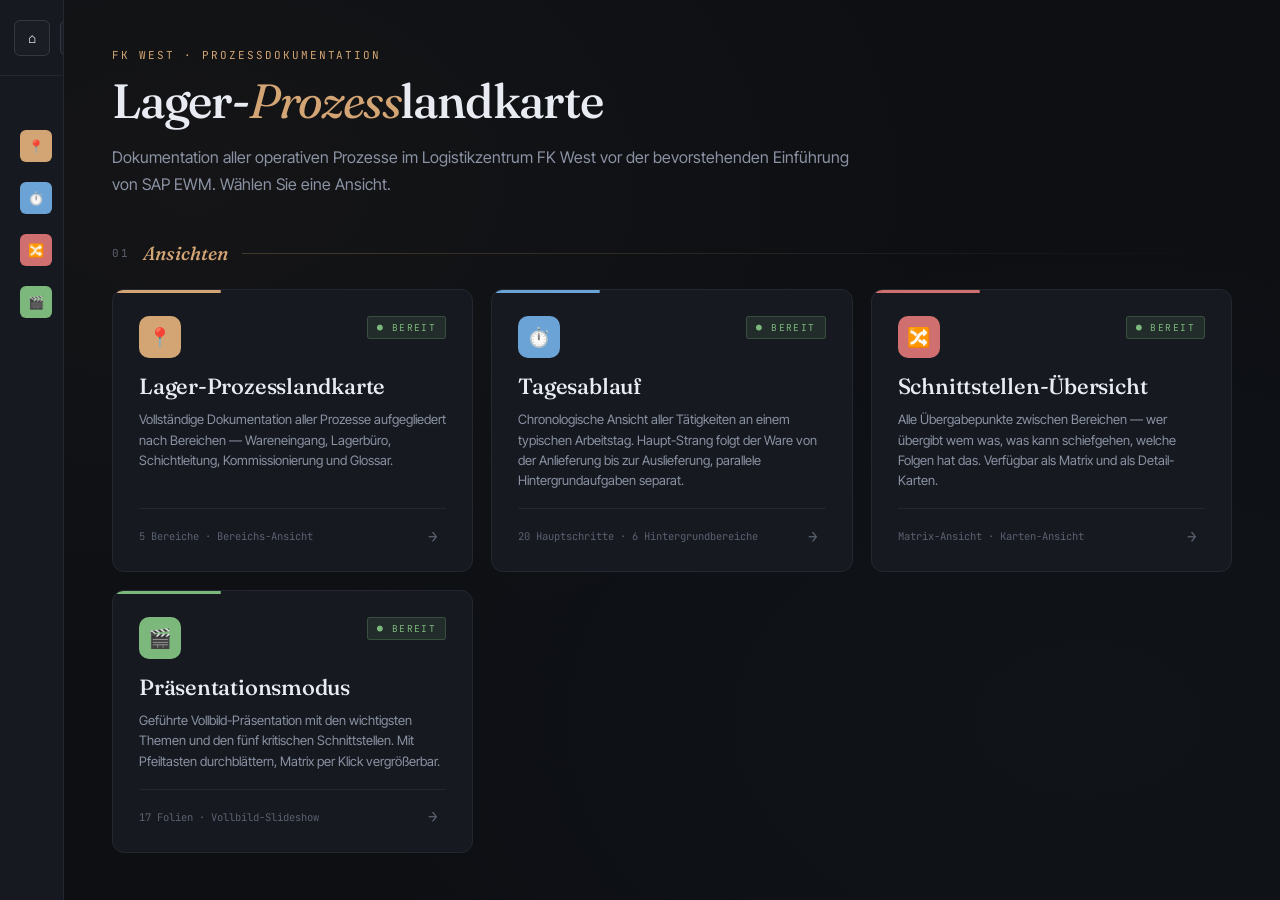
<file: index.html>
<!DOCTYPE html>
<html lang="de">
<head>
<meta charset="UTF-8">
<meta name="viewport" content="width=device-width, initial-scale=1.0">
<title>Lager-Prozesslandkarte FK West</title>
<link rel="preconnect" href="https://fonts.googleapis.com">
<link rel="preconnect" href="https://fonts.gstatic.com" crossorigin>
<link href="https://fonts.googleapis.com/css2?family=JetBrains+Mono:wght@400;500;600&family=Fraunces:opsz,wght@9..144,400;9..144,500;9..144,600;9..144,700&family=Inter+Tight:wght@300;400;500;600;700&display=swap" rel="stylesheet">
<style>
  :root {
    --bg: #0d0f13;
    --bg-elevated: #16191f;
    --bg-card: #1a1d24;
    --bg-subtle: #12141a;
    --border: #232830;
    --border-bright: #323844;
    --text: #e8ecf2;
    --text-muted: #8a92a3;
    --text-dim: #5a6170;
    --accent: #d4a574;
    --accent-bright: #e8b97f;
    --accent-dim: #8b6f4f;
    --blue: #6ba3d6;
    --green: #7cb87c;
    --yellow: #d4b867;
    --red: #cf6f6f;
    --purple: #a88bc9;
  }

  * { box-sizing: border-box; margin: 0; padding: 0; }
  html, body { height: 100%; overflow: hidden; }

  body {
    font-family: 'Inter Tight', sans-serif;
    background: var(--bg);
    color: var(--text);
    background-image:
      radial-gradient(ellipse at 15% 20%, rgba(212, 165, 116, 0.04), transparent 50%),
      radial-gradient(ellipse at 85% 80%, rgba(107, 163, 214, 0.03), transparent 50%);
  }

  .app {
    display: grid;
    grid-template-columns: auto 1fr;
    height: 100vh;
    width: 100vw;
  }

  /* ============= SIDEBAR ============= */
  .sidebar {
    background: var(--bg-elevated);
    border-right: 1px solid var(--border);
    display: flex;
    flex-direction: column;
    width: 64px;
    transition: width 0.4s cubic-bezier(0.32, 0.72, 0, 1);
    overflow: hidden;
    position: relative;
    z-index: 20;
  }

  .sidebar.expanded,
  .sidebar.hover-expanded { width: 340px; }

  .sidebar-header {
    padding: 16px 14px;
    border-bottom: 1px solid var(--border);
    display: flex;
    align-items: center;
    gap: 10px;
    min-height: 76px;
    flex-shrink: 0;
  }

  .sb-btn {
    width: 36px;
    height: 36px;
    border: 1px solid var(--border-bright);
    background: var(--bg-card);
    color: var(--text);
    border-radius: 6px;
    cursor: pointer;
    display: flex;
    align-items: center;
    justify-content: center;
    transition: all 0.2s;
    flex-shrink: 0;
    font-family: 'JetBrains Mono', monospace;
    font-size: 14px;
  }

  .sb-btn:hover {
    border-color: var(--accent);
    color: var(--accent);
  }

  .sidebar-title {
    overflow: hidden;
    white-space: nowrap;
    opacity: 0;
    transition: opacity 0.3s;
  }

  .sidebar.expanded .sidebar-title,
  .sidebar.hover-expanded .sidebar-title {
    opacity: 1;
    transition-delay: 0.15s;
  }

  .sidebar-title .eyebrow {
    font-family: 'JetBrains Mono', monospace;
    font-size: 9px;
    letter-spacing: 0.18em;
    color: var(--accent);
    text-transform: uppercase;
    margin-bottom: 4px;
  }

  .sidebar-title h1 {
    font-family: 'Fraunces', serif;
    font-weight: 500;
    font-size: 17px;
    line-height: 1.15;
    letter-spacing: -0.01em;
  }

  .sidebar-title h1 em {
    font-style: italic;
    color: var(--accent);
    font-weight: 400;
  }

  .sidebar-content {
    flex: 1;
    overflow-y: auto;
    overflow-x: hidden;
    padding: 16px 12px 32px;
  }

  .sidebar.expanded .sidebar-content,
  .sidebar.hover-expanded .sidebar-content { padding: 16px 18px 32px; }

  .sidebar-content::-webkit-scrollbar { width: 6px; }
  .sidebar-content::-webkit-scrollbar-track { background: transparent; }
  .sidebar-content::-webkit-scrollbar-thumb {
    background: var(--border-bright);
    border-radius: 3px;
  }

  .sb-section-heading {
    font-family: 'JetBrains Mono', monospace;
    font-size: 9px;
    letter-spacing: 0.2em;
    color: var(--text-dim);
    text-transform: uppercase;
    padding: 8px 8px 12px;
    border-bottom: 1px solid var(--border);
    margin-bottom: 8px;
    margin-top: 14px;
    opacity: 0;
    transition: opacity 0.3s;
    height: 0;
    overflow: hidden;
  }

  .sb-section-heading:first-child {
    margin-top: 0;
  }

  .sidebar.expanded .sb-section-heading,
  .sidebar.hover-expanded .sb-section-heading {
    opacity: 1;
    height: auto;
    transition-delay: 0.15s;
  }

  .sb-divider {
    height: 1px;
    background: var(--border);
    margin: 14px 0;
    opacity: 0;
    transition: opacity 0.3s;
  }

  .sidebar.expanded .sb-divider,
  .sidebar.hover-expanded .sb-divider {
    opacity: 1;
    transition-delay: 0.15s;
  }

  .sb-link {
    display: flex;
    align-items: center;
    gap: 12px;
    padding: 9px 8px;
    border-radius: 6px;
    cursor: pointer;
    transition: all 0.2s;
    margin-bottom: 2px;
    position: relative;
  }

  .sb-link:hover { background: var(--bg-card); }
  .sb-link.active { background: var(--bg-card); }

  .sb-link.active::before {
    content: '';
    position: absolute;
    left: -10px; top: 50%;
    transform: translateY(-50%);
    width: 3px; height: 18px;
    background: var(--accent);
    border-radius: 0 2px 2px 0;
  }

  .sb-link.disabled {
    cursor: not-allowed;
    opacity: 0.4;
  }
  .sb-link.disabled:hover { background: transparent; }

  .sb-icon {
    width: 32px;
    height: 32px;
    border-radius: 6px;
    background: var(--area-color, var(--accent));
    display: flex;
    align-items: center;
    justify-content: center;
    font-size: 13px;
    flex-shrink: 0;
  }

  .sb-text {
    overflow: hidden;
    white-space: nowrap;
    text-overflow: ellipsis;
    font-size: 12.5px;
    color: var(--text);
    opacity: 0;
    transition: opacity 0.3s;
    flex: 1;
  }

  .sidebar.expanded .sb-text,
  .sidebar.hover-expanded .sb-text {
    opacity: 1;
    transition-delay: 0.15s;
  }

  /* Step links in sidebar */
  .sb-step-link {
    display: flex;
    align-items: center;
    gap: 11px;
    padding: 8px 8px;
    border-radius: 6px;
    cursor: pointer;
    transition: all 0.2s;
    margin-bottom: 2px;
    position: relative;
  }

  .sb-step-link:hover { background: var(--bg-card); }
  .sb-step-link.active { background: var(--bg-card); }

  .sb-step-link.active::before {
    content: '';
    position: absolute;
    left: -10px; top: 50%;
    transform: translateY(-50%);
    width: 3px; height: 18px;
    background: var(--accent);
    border-radius: 0 2px 2px 0;
  }

  .sb-step-num {
    width: 30px;
    height: 30px;
    background: var(--bg-card);
    border: 1.5px solid var(--role-color, var(--blue));
    display: flex;
    align-items: center;
    justify-content: center;
    font-family: 'JetBrains Mono', monospace;
    font-size: 10.5px;
    font-weight: 500;
    color: var(--text-muted);
    flex-shrink: 0;
    position: relative;
    transition: all 0.2s;
  }

  .sb-step-link.type-process .sb-step-num { border-radius: 50%; }
  .sb-step-link.type-decision .sb-step-num {
    border-radius: 3px;
    transform: rotate(45deg);
  }
  .sb-step-link.type-decision .sb-step-num span {
    transform: rotate(-45deg);
    display: block;
  }
  .sb-step-link.type-issue .sb-step-num {
    border-radius: 3px;
    clip-path: polygon(25% 0%, 75% 0%, 100% 50%, 75% 100%, 25% 100%, 0% 50%);
  }
  .sb-step-link.type-success .sb-step-num {
    border-radius: 7px;
    position: relative;
  }
  .sb-step-link.type-success .sb-step-num::after {
    content: '';
    position: absolute;
    bottom: -2px; right: -2px;
    width: 6px; height: 6px;
    background: var(--role-color, var(--accent));
    border: 1.5px solid var(--bg-elevated);
    border-radius: 50%;
  }

  .sb-step-link.conditional .sb-step-num {
    border-style: dashed;
  }

  .sb-step-link.active .sb-step-num {
    background: var(--role-color, var(--accent));
    color: var(--bg);
  }

  .sb-step-text {
    overflow: hidden;
    white-space: nowrap;
    text-overflow: ellipsis;
    font-size: 12.5px;
    color: var(--text);
    opacity: 0;
    transition: opacity 0.3s;
    flex: 1;
  }

  .sidebar.expanded .sb-step-text,
  .sidebar.hover-expanded .sb-step-text { opacity: 1; transition-delay: 0.15s; }

  /* ============= STAGE ============= */
  .stage {
    position: relative;
    overflow-y: auto;
    overflow-x: hidden;
    height: 100vh;
    scroll-behavior: smooth;
  }

  .stage::-webkit-scrollbar { width: 8px; }
  .stage::-webkit-scrollbar-track { background: transparent; }
  .stage::-webkit-scrollbar-thumb {
    background: var(--border-bright);
    border-radius: 4px;
  }

  .view {
    display: none;
    animation: viewIn 0.4s cubic-bezier(0.32, 0.72, 0, 1);
  }

  .view.active { display: block; }

  @keyframes viewIn {
    from { opacity: 0; transform: translateY(12px); }
    to { opacity: 1; transform: translateY(0); }
  }

  /* ============= BREADCRUMB ============= */
  .breadcrumb {
    position: sticky;
    top: 0;
    z-index: 10;
    padding: 18px 48px;
    background: rgba(13, 15, 19, 0.85);
    backdrop-filter: blur(20px);
    border-bottom: 1px solid var(--border);
    display: flex;
    align-items: center;
    gap: 10px;
    flex-wrap: wrap;
    font-size: 13px;
    font-family: 'JetBrains Mono', monospace;
    color: var(--text-dim);
  }

  .breadcrumb a {
    color: var(--text-muted);
    cursor: pointer;
    text-decoration: none;
    transition: color 0.2s;
  }

  .breadcrumb a:hover { color: var(--accent); }

  .breadcrumb .sep {
    color: var(--text-dim);
    opacity: 0.6;
  }

  .breadcrumb .current {
    color: var(--accent);
    font-weight: 500;
  }

  /* ============= HOME / SUB-HOME ============= */
  .home-wrap {
    padding: 48px 48px 100px;
    max-width: 1280px;
    margin: 0 auto;
  }

  .hero {
    margin-bottom: 44px;
    max-width: 760px;
  }

  .hero .eyebrow {
    font-family: 'JetBrains Mono', monospace;
    font-size: 11px;
    letter-spacing: 0.18em;
    color: var(--accent);
    text-transform: uppercase;
    margin-bottom: 14px;
  }

  .hero h1 {
    font-family: 'Fraunces', serif;
    font-weight: 500;
    font-size: 48px;
    line-height: 1.05;
    letter-spacing: -0.025em;
    margin-bottom: 18px;
  }

  .hero h1 em {
    font-style: italic;
    color: var(--accent);
    font-weight: 400;
  }

  .hero p {
    font-size: 16px;
    line-height: 1.65;
    color: var(--text-muted);
  }

  .meta-bar {
    display: flex;
    gap: 32px;
    margin-bottom: 40px;
    padding: 18px 24px;
    background: var(--bg-elevated);
    border: 1px solid var(--border);
    border-radius: 8px;
    flex-wrap: wrap;
  }

  .meta-item {
    display: flex;
    flex-direction: column;
    gap: 4px;
  }

  .meta-label {
    font-family: 'JetBrains Mono', monospace;
    font-size: 9.5px;
    letter-spacing: 0.18em;
    color: var(--text-dim);
    text-transform: uppercase;
  }

  .meta-value {
    font-family: 'Fraunces', serif;
    font-size: 22px;
    font-weight: 500;
    color: var(--text);
  }

  .meta-value em {
    color: var(--accent);
    font-style: italic;
    font-weight: 400;
  }

  .meta-divider {
    width: 1px;
    background: var(--border);
  }

  .section-title {
    display: flex;
    align-items: center;
    gap: 14px;
    margin-bottom: 24px;
    margin-top: 8px;
  }

  .section-title .sec-num {
    font-family: 'JetBrains Mono', monospace;
    font-size: 11px;
    letter-spacing: 0.15em;
    color: var(--text-dim);
    text-transform: uppercase;
  }

  .section-title .sec-name {
    font-family: 'Fraunces', serif;
    font-style: italic;
    font-size: 19px;
    color: var(--accent);
    font-weight: 500;
  }

  .section-title .sec-line {
    flex: 1;
    height: 1px;
    background: linear-gradient(90deg, var(--accent-dim), transparent);
    opacity: 0.4;
  }

  .grid {
    display: grid;
    grid-template-columns: repeat(auto-fill, minmax(320px, 1fr));
    gap: 18px;
  }

  .card {
    background: var(--bg-elevated);
    border: 1px solid var(--border);
    border-radius: 12px;
    padding: 26px 26px 22px;
    cursor: pointer;
    transition: all 0.3s cubic-bezier(0.32, 0.72, 0, 1);
    position: relative;
    overflow: hidden;
    display: flex;
    flex-direction: column;
    min-height: 240px;
  }

  .card::before {
    content: '';
    position: absolute;
    top: 0; left: 0; right: 0;
    height: 3px;
    background: var(--area-color, var(--accent));
    transform: scaleX(0.3);
    transform-origin: left;
    transition: transform 0.4s cubic-bezier(0.32, 0.72, 0, 1);
  }

  .card:hover {
    border-color: var(--area-color, var(--accent));
    transform: translateY(-3px);
    box-shadow: 0 12px 32px rgba(0,0,0,0.3);
  }

  .card:hover::before { transform: scaleX(1); }

  .card.disabled {
    cursor: not-allowed;
    opacity: 0.5;
  }

  .card.disabled:hover {
    transform: none;
    border-color: var(--border);
    box-shadow: none;
  }

  .card.disabled:hover::before { transform: scaleX(0.3); }

  .card-head {
    display: flex;
    align-items: flex-start;
    justify-content: space-between;
    gap: 16px;
    margin-bottom: 16px;
  }

  .card-icon {
    width: 42px;
    height: 42px;
    border-radius: 10px;
    background: var(--area-color, var(--accent));
    display: flex;
    align-items: center;
    justify-content: center;
    font-size: 19px;
    flex-shrink: 0;
  }

  .card-status {
    font-family: 'JetBrains Mono', monospace;
    font-size: 9.5px;
    letter-spacing: 0.15em;
    text-transform: uppercase;
    padding: 4px 9px;
    border-radius: 3px;
    flex-shrink: 0;
  }

  .card-status.ready {
    background: rgba(124, 184, 124, 0.12);
    color: var(--green);
    border: 1px solid rgba(124, 184, 124, 0.25);
  }

  .card-status.todo {
    background: rgba(138, 146, 163, 0.08);
    color: var(--text-dim);
    border: 1px dashed var(--border-bright);
  }

  .card-status.office {
    background: rgba(212, 165, 116, 0.10);
    color: var(--accent);
    border: 1px solid rgba(212, 165, 116, 0.3);
  }

  .sub-section-label {
    grid-column: 1 / -1;
    font-family: 'JetBrains Mono', monospace;
    font-size: 11px;
    letter-spacing: 0.15em;
    text-transform: uppercase;
    color: var(--accent);
    margin: 8px 0 2px;
    padding-bottom: 10px;
    border-bottom: 1px solid var(--border);
    display: flex;
    align-items: center;
    gap: 10px;
  }

  .sub-section-label:not(:first-child) {
    margin-top: 24px;
  }

  .card h3 {
    font-family: 'Fraunces', serif;
    font-weight: 500;
    font-size: 22px;
    line-height: 1.15;
    letter-spacing: -0.01em;
    margin-bottom: 10px;
  }

  .card-desc {
    font-size: 13px;
    line-height: 1.55;
    color: var(--text-muted);
    flex: 1;
    margin-bottom: 18px;
  }

  .card-foot {
    display: flex;
    align-items: center;
    justify-content: space-between;
    gap: 12px;
    padding-top: 14px;
    border-top: 1px solid var(--border);
  }

  .card-stats {
    display: flex;
    gap: 14px;
    font-family: 'JetBrains Mono', monospace;
    font-size: 10.5px;
    color: var(--text-dim);
    flex-wrap: wrap;
  }

  .card-stats span strong {
    color: var(--text);
    font-weight: 600;
  }

  .card-arrow {
    width: 26px;
    height: 26px;
    display: flex;
    align-items: center;
    justify-content: center;
    color: var(--text-dim);
    font-family: 'JetBrains Mono', monospace;
    font-size: 16px;
    transition: all 0.3s;
  }

  .card:hover .card-arrow {
    color: var(--area-color, var(--accent));
    transform: translateX(4px);
  }

  .card.disabled:hover .card-arrow {
    color: var(--text-dim);
    transform: none;
  }

  .nav-buttons {
    display: flex;
    gap: 10px;
    margin-bottom: 28px;
    flex-wrap: wrap;
  }

  .back-button {
    display: inline-flex;
    align-items: center;
    gap: 10px;
    padding: 11px 18px;
    background: var(--bg-elevated);
    border: 1px solid var(--border-bright);
    border-radius: 6px;
    color: var(--text);
    cursor: pointer;
    font-family: inherit;
    font-size: 13px;
    transition: all 0.2s;
  }

  .nav-buttons .back-button {
    margin-bottom: 0;
  }

  .back-button:hover {
    border-color: var(--accent);
    color: var(--accent);
  }

  .back-button.home-button {
    background: var(--bg-card);
  }

  .info-banner {
    background: rgba(212, 165, 116, 0.06);
    border: 1px solid rgba(212, 165, 116, 0.2);
    border-radius: 8px;
    padding: 14px 20px;
    margin-bottom: 32px;
    display: flex;
    gap: 14px;
    align-items: flex-start;
    font-size: 13.5px;
    line-height: 1.55;
    color: var(--text);
  }

  .info-banner-icon {
    color: var(--accent);
    font-size: 16px;
    flex-shrink: 0;
    margin-top: 2px;
  }

  /* ============= FLOW ============= */
  .stage-header {
    position: sticky;
    top: 0;
    z-index: 10;
    padding: 22px 48px 20px;
    background: rgba(13, 15, 19, 0.85);
    backdrop-filter: blur(20px);
    border-bottom: 1px solid var(--border);
    display: flex;
    justify-content: space-between;
    align-items: center;
    gap: 24px;
    flex-wrap: wrap;
  }

  .stage-title-block .stage-eyebrow {
    font-family: 'JetBrains Mono', monospace;
    font-size: 10px;
    letter-spacing: 0.18em;
    color: var(--accent);
    text-transform: uppercase;
    margin-bottom: 6px;
  }

  .stage-title-block h2 {
    font-family: 'Fraunces', serif;
    font-weight: 500;
    font-size: 26px;
    line-height: 1;
    letter-spacing: -0.02em;
  }

  .stage-title-block h2 em {
    font-style: italic;
    color: var(--accent);
    font-weight: 400;
  }

  .legend {
    display: flex;
    gap: 28px;
    flex-wrap: wrap;
    align-items: center;
  }

  .legend-group {
    display: flex;
    flex-direction: column;
    gap: 6px;
  }

  .legend-group-label {
    font-family: 'JetBrains Mono', monospace;
    font-size: 9px;
    letter-spacing: 0.18em;
    color: var(--text-dim);
    text-transform: uppercase;
  }

  .legend-items {
    display: flex;
    gap: 14px;
    flex-wrap: wrap;
    font-size: 11px;
    font-family: 'Inter Tight', sans-serif;
    color: var(--text-muted);
  }

  .legend-item {
    display: flex;
    align-items: center;
    gap: 7px;
  }

  .legend-dot {
    width: 9px;
    height: 9px;
    border-radius: 50%;
    flex-shrink: 0;
  }

  .shape-icon {
    width: 14px;
    height: 14px;
    border: 1.5px solid var(--text-muted);
    background: transparent;
    flex-shrink: 0;
    display: inline-block;
  }
  .shape-icon.shape-process { border-radius: 50%; }
  .shape-icon.shape-decision {
    transform: rotate(45deg);
    border-radius: 2px;
    width: 11px; height: 11px;
  }
  .shape-icon.shape-issue {
    clip-path: polygon(25% 0%, 75% 0%, 100% 50%, 75% 100%, 25% 100%, 0% 50%);
    background: var(--text-muted);
    border: none;
    width: 14px;
    height: 13px;
  }
  .shape-icon.shape-success {
    border-radius: 4px;
    position: relative;
  }
  .shape-icon.shape-success::after {
    content: '';
    position: absolute;
    bottom: -2px; right: -2px;
    width: 5px; height: 5px;
    background: var(--text-muted);
    border-radius: 50%;
    border: 1px solid var(--bg);
  }
  .shape-icon.shape-conditional {
    border-radius: 50%;
    border-style: dashed;
  }

  .flow {
    padding: 50px 48px 60px;
    max-width: 1200px;
    margin: 0 auto;
    position: relative;
  }

  .flow-phase {
    margin-bottom: 24px;
  }

  .flow-phase-header {
    display: flex;
    align-items: center;
    gap: 16px;
    margin-bottom: 20px;
    padding-left: 78px;
  }

  .flow-phase-number {
    font-family: 'JetBrains Mono', monospace;
    font-size: 10px;
    letter-spacing: 0.2em;
    color: var(--text-dim);
    text-transform: uppercase;
  }

  .flow-phase-name {
    font-family: 'Fraunces', serif;
    font-style: italic;
    font-size: 17px;
    color: var(--accent);
    font-weight: 500;
  }

  .flow-phase-line {
    flex: 1;
    height: 1px;
    background: linear-gradient(90deg, var(--accent-dim), transparent);
    opacity: 0.4;
  }

  .flow-node {
    position: relative;
    margin-bottom: 8px;
  }

  .flow-node::before {
    content: '';
    position: absolute;
    left: 31px;
    top: 0;
    bottom: -8px;
    width: 2px;
    background: linear-gradient(180deg, var(--border-bright), var(--border));
    z-index: 0;
  }

  .flow-node:last-child::before { display: none; }
  .flow-phase:last-child .flow-node:last-child::before { display: none; }

  .flow-node.conditional::before {
    background: repeating-linear-gradient(
      180deg,
      var(--yellow) 0,
      var(--yellow) 4px,
      transparent 4px,
      transparent 8px
    );
    opacity: 0.4;
  }

  .flow-node-row {
    display: flex;
    align-items: stretch;
    gap: 24px;
    cursor: pointer;
    position: relative;
    z-index: 2;
  }

  .flow-bullet {
    width: 64px;
    flex-shrink: 0;
    display: flex;
    align-items: flex-start;
    justify-content: center;
    padding-top: 14px;
    position: relative;
  }

  .flow-bullet-shape {
    width: 40px;
    height: 40px;
    background: var(--bg-elevated);
    border: 2px solid var(--role-color, var(--accent));
    display: flex;
    align-items: center;
    justify-content: center;
    font-family: 'JetBrains Mono', monospace;
    font-size: 12px;
    font-weight: 600;
    color: var(--text);
    transition: all 0.3s cubic-bezier(0.32, 0.72, 0, 1);
    position: relative;
    z-index: 3;
  }

  .flow-node.type-process .flow-bullet-shape { border-radius: 50%; }
  .flow-node.type-decision .flow-bullet-shape {
    border-radius: 4px;
    transform: rotate(45deg);
  }
  .flow-node.type-decision .flow-bullet-shape > span {
    transform: rotate(-45deg);
    display: block;
  }
  .flow-node.type-issue .flow-bullet-shape {
    border-radius: 4px;
    clip-path: polygon(25% 0%, 75% 0%, 100% 50%, 75% 100%, 25% 100%, 0% 50%);
    border: none;
    background: var(--role-color, var(--accent));
    width: 44px;
    height: 40px;
  }
  .flow-node.type-issue .flow-bullet-shape::before {
    content: '';
    position: absolute;
    inset: 2px;
    background: var(--bg-elevated);
    clip-path: polygon(25% 0%, 75% 0%, 100% 50%, 75% 100%, 25% 100%, 0% 50%);
  }
  .flow-node.type-issue .flow-bullet-shape > span {
    position: relative;
    z-index: 1;
  }
  .flow-node.type-success .flow-bullet-shape {
    border-radius: 8px;
    position: relative;
  }
  .flow-node.type-success .flow-bullet-shape::after {
    content: '';
    position: absolute;
    bottom: -3px; right: -3px;
    width: 10px; height: 10px;
    background: var(--role-color, var(--accent));
    border: 2px solid var(--bg-elevated);
    border-radius: 50%;
    z-index: 4;
  }

  .flow-node.conditional .flow-bullet-shape {
    border-style: dashed;
    background: var(--bg-elevated);
  }
  .flow-node.conditional.type-issue .flow-bullet-shape {
    background: transparent;
    border: 2px dashed var(--role-color, var(--accent));
  }
  .flow-node.conditional.type-issue .flow-bullet-shape::before { display: none; }

  .flow-node-row:hover .flow-bullet-shape {
    transform: scale(1.08);
    box-shadow: 0 0 0 6px rgba(212, 165, 116, 0.08);
  }
  .flow-node.type-decision .flow-node-row:hover .flow-bullet-shape {
    transform: rotate(45deg) scale(1.08);
  }

  .flow-node.expanded .flow-bullet-shape {
    background: var(--role-color, var(--accent));
    color: var(--bg);
    transform: scale(1.1);
    box-shadow: 0 0 0 8px rgba(212, 165, 116, 0.12);
  }
  .flow-node.expanded.type-decision .flow-bullet-shape {
    transform: rotate(45deg) scale(1.1);
  }
  .flow-node.expanded.type-issue .flow-bullet-shape::before {
    background: var(--role-color, var(--accent));
  }
  .flow-node.expanded.type-issue .flow-bullet-shape > span {
    color: var(--bg);
  }

  .flow-card {
    flex: 1;
    background: var(--bg-elevated);
    border: 1px solid var(--border);
    border-radius: 10px;
    padding: 18px 24px;
    transition: all 0.3s cubic-bezier(0.32, 0.72, 0, 1);
    position: relative;
  }

  .flow-node-row:hover .flow-card {
    border-color: var(--border-bright);
    transform: translateX(4px);
  }

  .flow-node.expanded .flow-card {
    border-color: var(--role-color, var(--accent));
    transform: translateX(0);
    box-shadow: 0 8px 32px rgba(0,0,0,0.3);
  }

  .flow-card-head {
    display: flex;
    align-items: center;
    justify-content: space-between;
    gap: 16px;
  }

  .flow-card-head-left {
    display: flex;
    align-items: center;
    gap: 14px;
    flex-wrap: wrap;
  }

  .flow-card-title {
    font-family: 'Fraunces', serif;
    font-size: 19px;
    font-weight: 500;
    line-height: 1.2;
    letter-spacing: -0.01em;
  }

  .flow-card-meta {
    display: flex;
    align-items: center;
    gap: 10px;
    flex-wrap: wrap;
  }

  .role-pill {
    display: inline-flex;
    align-items: center;
    gap: 7px;
    padding: 4px 11px 4px 8px;
    background: var(--bg-card);
    border: 1px solid var(--border);
    border-radius: 20px;
    font-size: 11.5px;
    color: var(--text);
  }

  .role-pill .role-dot {
    width: 7px;
    height: 7px;
    border-radius: 50%;
    background: var(--role-color, var(--accent));
    flex-shrink: 0;
  }

  .role-pill .role-label {
    font-family: 'JetBrains Mono', monospace;
    font-size: 9.5px;
    letter-spacing: 0.1em;
    color: var(--text-dim);
    text-transform: uppercase;
  }

  .conditional-pill {
    display: inline-flex;
    align-items: center;
    gap: 5px;
    padding: 3px 9px;
    background: rgba(212, 184, 103, 0.1);
    border: 1px dashed rgba(212, 184, 103, 0.4);
    border-radius: 20px;
    font-family: 'JetBrains Mono', monospace;
    font-size: 9.5px;
    letter-spacing: 0.1em;
    color: var(--yellow);
    text-transform: uppercase;
  }

  .expand-icon {
    width: 28px;
    height: 28px;
    border-radius: 50%;
    background: var(--bg-card);
    border: 1px solid var(--border);
    display: flex;
    align-items: center;
    justify-content: center;
    flex-shrink: 0;
    transition: all 0.3s cubic-bezier(0.32, 0.72, 0, 1);
    color: var(--text-muted);
    font-size: 12px;
    font-family: 'JetBrains Mono', monospace;
  }

  .flow-node.expanded .expand-icon {
    transform: rotate(180deg);
    background: var(--bg-elevated);
    border-color: var(--accent);
    color: var(--accent);
  }

  .flow-card-body {
    max-height: 0;
    overflow: hidden;
    transition: max-height 0.5s cubic-bezier(0.32, 0.72, 0, 1);
  }

  .flow-node.expanded .flow-card-body { max-height: 2400px; }

  .flow-card-body-inner {
    padding-top: 22px;
    margin-top: 18px;
    border-top: 1px solid var(--border);
    opacity: 0;
    transform: translateY(-8px);
    transition: opacity 0.3s, transform 0.3s;
  }

  .flow-node.expanded .flow-card-body-inner {
    opacity: 1;
    transform: translateY(0);
    transition-delay: 0.15s;
  }

  .conditional-banner {
    display: flex;
    gap: 12px;
    padding: 12px 16px;
    background: rgba(212, 184, 103, 0.06);
    border: 1px dashed rgba(212, 184, 103, 0.25);
    border-radius: 6px;
    margin-bottom: 18px;
    font-size: 12.5px;
    color: var(--yellow);
    line-height: 1.5;
  }

  .conditional-banner-icon {
    color: var(--yellow);
    font-size: 14px;
    flex-shrink: 0;
  }

  .body-section { margin-bottom: 22px; }
  .body-section:last-child { margin-bottom: 0; }

  .body-section-title {
    font-family: 'JetBrains Mono', monospace;
    font-size: 9.5px;
    font-weight: 600;
    letter-spacing: 0.2em;
    text-transform: uppercase;
    color: var(--text-dim);
    margin-bottom: 12px;
    display: flex;
    align-items: center;
    gap: 8px;
  }

  .body-section-title::before {
    content: '';
    width: 3px;
    height: 3px;
    background: var(--accent);
    border-radius: 50%;
  }

  .description-text {
    font-size: 14.5px;
    line-height: 1.65;
    color: var(--text);
  }

  .activity-list {
    list-style: none;
    counter-reset: ac;
    display: flex;
    flex-direction: column;
    gap: 4px;
  }

  .activity-list li {
    font-size: 13.5px;
    line-height: 1.55;
    color: var(--text);
    padding: 9px 12px 9px 38px;
    position: relative;
    background: var(--bg-card);
    border-radius: 6px;
    counter-increment: ac;
  }

  .activity-list li::before {
    content: counter(ac, decimal-leading-zero);
    position: absolute;
    left: 12px;
    top: 11px;
    font-family: 'JetBrains Mono', monospace;
    font-size: 10px;
    color: var(--accent-dim);
    font-weight: 600;
  }

  .meta-row {
    display: grid;
    grid-template-columns: 1fr 1fr;
    gap: 18px;
  }

  @media (max-width: 720px) {
    .meta-row { grid-template-columns: 1fr; }
  }

  .tag-cloud {
    display: flex;
    flex-wrap: wrap;
    gap: 6px;
  }

  .tag {
    display: inline-flex;
    align-items: center;
    gap: 6px;
    padding: 6px 11px;
    border-radius: 4px;
    font-family: 'JetBrains Mono', monospace;
    font-size: 11px;
    line-height: 1.2;
  }

  .tag.doc {
    background: rgba(212, 165, 116, 0.07);
    border: 1px dashed var(--accent-dim);
    color: var(--accent);
  }

  .tag.interface {
    background: rgba(107, 163, 214, 0.08);
    border: 1px solid rgba(107, 163, 214, 0.25);
    color: var(--blue);
  }

  .empty-note {
    font-size: 12px;
    color: var(--text-dim);
    font-style: italic;
  }

  /* ============= EXTRAS ============= */
  .extras {
    padding: 20px 0 80px;
    max-width: 1200px;
    margin: 0 auto;
  }

  .extras-section {
    margin-bottom: 44px;
    padding: 0 48px;
  }

  .extras-section:last-child { margin-bottom: 0; }

  .ex-title {
    display: flex;
    align-items: center;
    gap: 14px;
    margin-bottom: 22px;
  }

  .ex-num {
    font-family: 'JetBrains Mono', monospace;
    font-size: 11px;
    letter-spacing: 0.15em;
    color: var(--text-dim);
    text-transform: uppercase;
  }

  .ex-name {
    font-family: 'Fraunces', serif;
    font-style: italic;
    font-size: 19px;
    color: var(--accent);
    font-weight: 500;
  }

  .ex-line {
    flex: 1;
    height: 1px;
    background: linear-gradient(90deg, var(--accent-dim), transparent);
    opacity: 0.4;
  }

  .sf-grid {
    display: grid;
    grid-template-columns: repeat(auto-fill, minmax(340px, 1fr));
    gap: 14px;
  }

  .sf-card {
    background: var(--bg-elevated);
    border: 1px solid var(--border);
    border-radius: 8px;
    overflow: hidden;
    transition: border-color 0.2s;
  }

  .sf-card:hover { border-color: var(--border-bright); }

  .sf-head {
    padding: 14px 18px;
    cursor: pointer;
    display: flex;
    align-items: center;
    justify-content: space-between;
    gap: 14px;
    user-select: none;
  }

  .sf-head:hover { background: var(--bg-card); }

  .sf-head-title {
    font-family: 'Fraunces', serif;
    font-size: 15px;
    font-weight: 500;
    line-height: 1.25;
  }

  .sf-toggle {
    font-family: 'JetBrains Mono', monospace;
    font-size: 12px;
    color: var(--text-dim);
    transition: transform 0.3s;
    flex-shrink: 0;
  }

  .sf-card.open .sf-toggle {
    transform: rotate(180deg);
    color: var(--accent);
  }

  .sf-body {
    max-height: 0;
    overflow: hidden;
    transition: max-height 0.4s cubic-bezier(0.32, 0.72, 0, 1);
  }

  .sf-card.open .sf-body { max-height: 800px; }

  .sf-body-inner {
    padding: 0 18px 16px;
    border-top: 1px solid var(--border);
    padding-top: 14px;
  }

  .sf-desc {
    font-size: 13px;
    line-height: 1.6;
    color: var(--text);
    margin-bottom: 12px;
  }

  .sf-acts {
    list-style: none;
    counter-reset: sfa;
  }

  .sf-acts li {
    font-size: 12.5px;
    line-height: 1.5;
    color: var(--text-muted);
    padding: 6px 0 6px 22px;
    position: relative;
    counter-increment: sfa;
  }

  .sf-acts li::before {
    content: counter(sfa, decimal-leading-zero);
    position: absolute;
    left: 0;
    color: var(--accent-dim);
    font-family: 'JetBrains Mono', monospace;
    font-size: 9px;
    font-weight: 600;
    top: 8px;
  }

  .info-list {
    list-style: none;
    background: var(--bg-elevated);
    border: 1px solid var(--border);
    border-radius: 8px;
    padding: 4px 0;
  }

  .info-list li {
    padding: 12px 20px;
    font-size: 13.5px;
    line-height: 1.55;
    color: var(--text);
    border-bottom: 1px solid var(--border);
  }

  .info-list li:last-child { border-bottom: none; }

  /* ============= GLOSSAR PAGE ============= */
  .glossar-grid {
    display: grid;
    grid-template-columns: repeat(auto-fill, minmax(320px, 1fr));
    gap: 14px;
  }

  .glossar-item {
    background: var(--bg-elevated);
    border: 1px solid var(--border);
    border-radius: 8px;
    padding: 18px 22px;
    transition: border-color 0.2s;
  }

  .glossar-item:hover { border-color: var(--border-bright); }

  .glossar-item .term {
    font-family: 'JetBrains Mono', monospace;
    font-size: 13px;
    font-weight: 600;
    color: var(--accent);
    letter-spacing: 0.05em;
    margin-bottom: 8px;
    display: block;
  }

  .glossar-item .def {
    font-size: 13.5px;
    line-height: 1.55;
    color: var(--text);
  }

  .glossar-item .cat {
    font-family: 'JetBrains Mono', monospace;
    font-size: 9px;
    letter-spacing: 0.15em;
    color: var(--text-dim);
    text-transform: uppercase;
    margin-top: 10px;
    display: block;
  }

  /* ============= EMPTY ============= */
  .empty-area {
    padding: 80px 48px;
    max-width: 720px;
    margin: 0 auto;
    text-align: center;
  }

  .empty-area-icon {
    font-size: 48px;
    margin-bottom: 24px;
    opacity: 0.5;
  }

  .empty-area h2 {
    font-family: 'Fraunces', serif;
    font-weight: 500;
    font-size: 30px;
    line-height: 1.1;
    margin-bottom: 14px;
  }

  .empty-area p {
    font-size: 14.5px;
    line-height: 1.6;
    color: var(--text-muted);
    margin-bottom: 32px;
  }

  /* ============= TABS ============= */
  .tab-bar {
    display: flex;
    gap: 2px;
    margin-bottom: 32px;
    background: var(--bg-elevated);
    border: 1px solid var(--border);
    border-radius: 8px;
    padding: 4px;
  }

  .tab-btn {
    flex: 1;
    padding: 12px 18px;
    background: transparent;
    border: none;
    color: var(--text-muted);
    font-family: 'Inter Tight', sans-serif;
    font-size: 13px;
    font-weight: 500;
    cursor: pointer;
    border-radius: 6px;
    transition: all 0.2s;
  }

  .tab-btn:hover {
    color: var(--text);
    background: var(--bg-card);
  }

  .tab-btn.active {
    background: var(--bg-card);
    color: var(--accent);
    box-shadow: inset 0 0 0 1px var(--accent-dim);
  }

  /* ============= TIMELINE ============= */
  .timeline {
    position: relative;
    padding-left: 20px;
  }

  .timeline-item {
    position: relative;
    padding: 0 0 20px 40px;
    border-left: 2px solid var(--border-bright);
  }

  .timeline-item:last-child {
    border-left-color: transparent;
  }

  .timeline-item::before {
    content: counter(timeline-counter, decimal-leading-zero);
    counter-increment: timeline-counter;
    position: absolute;
    left: -19px;
    top: 0;
    width: 36px;
    height: 36px;
    background: var(--bg-elevated);
    border: 2px solid var(--area-color, var(--accent));
    color: var(--text);
    border-radius: 50%;
    display: flex;
    align-items: center;
    justify-content: center;
    font-family: 'JetBrains Mono', monospace;
    font-size: 11px;
    font-weight: 600;
    z-index: 2;
  }

  .timeline {
    counter-reset: timeline-counter;
  }

  .timeline-item-card {
    background: var(--bg-elevated);
    border: 1px solid var(--border);
    border-radius: 10px;
    padding: 16px 22px;
    cursor: pointer;
    transition: all 0.25s;
  }

  .timeline-item-card:hover {
    border-color: var(--area-color, var(--accent));
    transform: translateX(4px);
  }

  .timeline-item.expanded .timeline-item-card {
    border-color: var(--area-color, var(--accent));
    box-shadow: 0 8px 24px rgba(0,0,0,0.25);
  }

  .timeline-head {
    display: flex;
    align-items: center;
    justify-content: space-between;
    gap: 14px;
  }

  .timeline-head-left {
    display: flex;
    align-items: center;
    gap: 12px;
    flex-wrap: wrap;
  }

  .timeline-title {
    font-family: 'Fraunces', serif;
    font-size: 17px;
    font-weight: 500;
    line-height: 1.2;
  }

  .timeline-area-pill {
    display: inline-flex;
    align-items: center;
    gap: 6px;
    padding: 3px 10px;
    background: var(--bg-card);
    border: 1px solid var(--border);
    border-radius: 20px;
    font-family: 'JetBrains Mono', monospace;
    font-size: 9.5px;
    letter-spacing: 0.1em;
    color: var(--text-muted);
    text-transform: uppercase;
  }

  .timeline-area-pill .pill-dot {
    width: 7px;
    height: 7px;
    border-radius: 50%;
    background: var(--area-color, var(--accent));
  }

  .timeline-expand {
    width: 24px;
    height: 24px;
    border-radius: 50%;
    background: var(--bg-card);
    border: 1px solid var(--border);
    display: flex;
    align-items: center;
    justify-content: center;
    font-family: 'JetBrains Mono', monospace;
    font-size: 11px;
    color: var(--text-muted);
    transition: all 0.3s;
    flex-shrink: 0;
  }

  .timeline-item.expanded .timeline-expand {
    transform: rotate(180deg);
    color: var(--accent);
    border-color: var(--accent);
  }

  .timeline-body {
    max-height: 0;
    overflow: hidden;
    transition: max-height 0.4s cubic-bezier(0.32, 0.72, 0, 1);
  }

  .timeline-item.expanded .timeline-body {
    max-height: 800px;
  }

  .timeline-body-inner {
    padding-top: 16px;
    margin-top: 14px;
    border-top: 1px solid var(--border);
  }

  .timeline-desc {
    font-size: 14px;
    line-height: 1.6;
    color: var(--text);
    margin-bottom: 14px;
  }

  .timeline-interfaces {
    margin-top: 14px;
  }

  .timeline-interfaces-label {
    font-family: 'JetBrains Mono', monospace;
    font-size: 9.5px;
    font-weight: 600;
    letter-spacing: 0.2em;
    text-transform: uppercase;
    color: var(--text-dim);
    margin-bottom: 8px;
  }

  .timeline-iface-tags {
    display: flex;
    flex-wrap: wrap;
    gap: 8px;
  }

  .timeline-iface-tag {
    display: inline-block;
    padding: 5px 12px;
    background: rgba(212, 165, 116, 0.08);
    border: 1px solid rgba(212, 165, 116, 0.25);
    border-radius: 20px;
    font-size: 12px;
    color: var(--accent);
  }

  .timeline-activities {
    margin-top: 14px;
  }

  .timeline-activities-label {
    font-family: 'JetBrains Mono', monospace;
    font-size: 9.5px;
    font-weight: 600;
    letter-spacing: 0.2em;
    text-transform: uppercase;
    color: var(--text-dim);
    margin-bottom: 8px;
  }

  .timeline-activities-list {
    list-style: none;
    padding: 0;
    margin: 0;
  }

  .timeline-activities-list li {
    position: relative;
    padding: 5px 0 5px 18px;
    font-size: 13.5px;
    line-height: 1.5;
    color: var(--text);
  }

  .timeline-activities-list li::before {
    content: '·';
    position: absolute;
    left: 4px;
    top: 4px;
    color: var(--area-color, var(--accent));
    font-weight: 700;
    font-size: 16px;
  }

  .timeline-detail-link {
    display: inline-block;
    margin-top: 12px;
    padding: 8px 14px;
    background: var(--bg-card);
    border: 1px solid var(--border-bright);
    border-radius: 6px;
    color: var(--accent);
    font-size: 12px;
    cursor: pointer;
    text-decoration: none;
    transition: all 0.2s;
  }

  .timeline-detail-link:hover {
    border-color: var(--accent);
    background: var(--bg-elevated);
  }

  .timeline-phase-header {
    margin: 32px 0 18px;
    display: flex;
    align-items: center;
    gap: 14px;
  }

  .timeline-phase-header:first-child {
    margin-top: 8px;
  }

  .timeline-phase-num {
    font-family: 'JetBrains Mono', monospace;
    font-size: 10px;
    letter-spacing: 0.2em;
    color: var(--text-dim);
    text-transform: uppercase;
  }

  .timeline-phase-name {
    font-family: 'Fraunces', serif;
    font-style: italic;
    font-size: 18px;
    color: var(--accent);
  }

  .timeline-phase-line {
    flex: 1;
    height: 1px;
    background: linear-gradient(90deg, var(--accent-dim), transparent);
    opacity: 0.4;
  }

  /* Neben-Timeline Group Cards (Sammelgruppen) */
  .neben-group {
    background: var(--bg-elevated);
    border: 1px solid var(--border);
    border-radius: 12px;
    padding: 24px 26px;
    margin-bottom: 16px;
    transition: border-color 0.2s;
  }

  .neben-group:hover {
    border-color: var(--border-bright);
  }

  .neben-group-head {
    display: flex;
    align-items: center;
    gap: 16px;
    margin-bottom: 12px;
  }

  .neben-group-icon {
    width: 40px;
    height: 40px;
    border-radius: 10px;
    background: var(--area-color, var(--accent));
    display: flex;
    align-items: center;
    justify-content: center;
    font-size: 18px;
  }

  .neben-group-title {
    font-family: 'Fraunces', serif;
    font-size: 19px;
    font-weight: 500;
  }

  .neben-group-desc {
    font-size: 13.5px;
    line-height: 1.55;
    color: var(--text-muted);
    margin-bottom: 14px;
  }

  .neben-group-link {
    display: inline-block;
    padding: 8px 14px;
    background: var(--bg-card);
    border: 1px solid var(--border-bright);
    border-radius: 6px;
    color: var(--accent);
    font-size: 12px;
    cursor: pointer;
    transition: all 0.2s;
  }

  .neben-group-link:hover {
    border-color: var(--accent);
    background: var(--bg-elevated);
  }

  /* ============= MATRIX ============= */
  .matrix-wrap {
    background: var(--bg-elevated);
    border: 1px solid var(--border);
    border-radius: 12px;
    padding: 20px;
    overflow-x: auto;
  }

  .matrix-table {
    border-collapse: collapse;
    width: 100%;
    font-size: 12px;
  }

  .matrix-table th, .matrix-table td {
    padding: 10px 12px;
    text-align: center;
    border-bottom: 1px solid var(--border);
    border-right: 1px solid var(--border);
  }

  .matrix-table th {
    background: var(--bg-card);
    font-family: 'JetBrains Mono', monospace;
    font-size: 10px;
    letter-spacing: 0.1em;
    color: var(--text-muted);
    text-transform: uppercase;
    position: sticky;
    top: 0;
    z-index: 2;
  }

  .matrix-table th.row-label {
    text-align: left;
    background: var(--bg-card);
    position: sticky;
    left: 0;
    z-index: 3;
  }

  .matrix-table td.row-label {
    text-align: left;
    background: var(--bg-card);
    font-family: 'JetBrains Mono', monospace;
    font-size: 10px;
    letter-spacing: 0.1em;
    color: var(--text-muted);
    text-transform: uppercase;
    position: sticky;
    left: 0;
    z-index: 1;
  }

  .matrix-cell {
    width: 80px;
    height: 50px;
    cursor: pointer;
    transition: all 0.2s;
    font-family: 'JetBrains Mono', monospace;
    font-weight: 600;
  }

  .matrix-cell.has-data {
    background: rgba(212, 165, 116, 0.08);
    color: var(--accent);
  }

  .matrix-cell.has-data:hover {
    background: rgba(212, 165, 116, 0.18);
    transform: scale(1.05);
  }

  .matrix-cell.empty {
    color: var(--text-dim);
    opacity: 0.4;
  }

  .matrix-cell.diagonal {
    background: var(--bg);
    color: var(--text-dim);
    opacity: 0.3;
  }

  .matrix-legend {
    margin-top: 16px;
    display: flex;
    gap: 24px;
    flex-wrap: wrap;
    font-size: 11.5px;
    color: var(--text-muted);
  }

  .matrix-legend-item {
    display: flex;
    align-items: center;
    gap: 8px;
  }

  .matrix-legend-sample {
    width: 24px;
    height: 16px;
    border-radius: 3px;
    background: rgba(212, 165, 116, 0.18);
  }

  /* ============= SCHNITTSTELLEN-KARTEN ============= */
  .iface-grid {
    display: grid;
    grid-template-columns: repeat(auto-fill, minmax(360px, 1fr));
    gap: 16px;
  }

  .iface-card {
    background: var(--bg-elevated);
    border: 1px solid var(--border);
    border-radius: 12px;
    padding: 20px 24px;
    transition: all 0.25s;
    position: relative;
    overflow: hidden;
  }

  .iface-card::before {
    content: '';
    position: absolute;
    top: 0; left: 0;
    width: 3px;
    height: 100%;
    background: var(--accent);
    opacity: 0.6;
  }

  .iface-card:hover {
    border-color: var(--accent);
    transform: translateY(-2px);
    box-shadow: 0 8px 24px rgba(0,0,0,0.25);
  }

  .iface-flow {
    display: flex;
    align-items: center;
    gap: 10px;
    margin-bottom: 16px;
    flex-wrap: wrap;
  }

  .iface-actor {
    display: inline-flex;
    align-items: center;
    gap: 7px;
    padding: 6px 12px;
    background: var(--bg-card);
    border: 1px solid var(--border-bright);
    border-radius: 6px;
    font-size: 12.5px;
    font-weight: 500;
  }

  .iface-actor-dot {
    width: 8px;
    height: 8px;
    border-radius: 50%;
    background: var(--actor-color, var(--accent));
  }

  .iface-arrow {
    color: var(--accent);
    font-size: 16px;
    font-weight: 700;
  }

  .iface-typ-badge {
    margin-left: auto;
    padding: 4px 11px;
    border-radius: 20px;
    font-family: 'JetBrains Mono', monospace;
    font-size: 9.5px;
    font-weight: 600;
    letter-spacing: 0.05em;
    white-space: nowrap;
  }
  .iface-typ-badge.system { background: rgba(124, 184, 124, 0.13); color: #8fc98f; border: 1px solid rgba(124, 184, 124, 0.35); }
  .iface-typ-badge.papier { background: rgba(212, 165, 116, 0.13); color: var(--accent); border: 1px solid rgba(212, 165, 116, 0.35); }
  .iface-typ-badge.beides { background: rgba(168, 139, 201, 0.13); color: #bfa3d9; border: 1px solid rgba(168, 139, 201, 0.35); }

  .iface-kontext {
    background: rgba(107, 163, 214, 0.06);
    border-left: 3px solid #6ba3d6;
    border-radius: 0 6px 6px 0;
    padding: 10px 14px;
    margin-bottom: 16px;
    font-size: 12.5px;
    line-height: 1.55;
    color: var(--text);
  }
  .iface-kontext-label {
    font-family: 'JetBrains Mono', monospace;
    font-size: 8.5px;
    font-weight: 600;
    letter-spacing: 0.16em;
    text-transform: uppercase;
    color: #6ba3d6;
    margin-bottom: 5px;
  }

  .iface-section {
    margin-bottom: 12px;
  }

  .iface-section:last-child {
    margin-bottom: 0;
  }

  .iface-label {
    font-family: 'JetBrains Mono', monospace;
    font-size: 9px;
    font-weight: 600;
    letter-spacing: 0.2em;
    text-transform: uppercase;
    color: var(--text-dim);
    margin-bottom: 5px;
  }

  .iface-text {
    font-size: 13px;
    line-height: 1.55;
    color: var(--text);
  }

  .iface-occurrences {
    margin-top: 14px;
    padding-top: 14px;
    border-top: 1px solid var(--border);
    font-size: 11px;
    color: var(--text-muted);
    font-family: 'JetBrains Mono', monospace;
  }

  .iface-occurrences strong {
    color: var(--text);
    font-weight: 600;
  }

  /* ============= MOBILE ============= */
  .mobile-menu {
    display: none;
    width: 36px;
    height: 36px;
    border: 1px solid var(--border-bright);
    background: var(--bg-card);
    color: var(--text);
    border-radius: 6px;
    cursor: pointer;
    align-items: center;
    justify-content: center;
    font-size: 16px;
  }

  .backdrop {
    position: fixed;
    inset: 0;
    background: rgba(0,0,0,0.5);
    backdrop-filter: blur(2px);
    opacity: 0;
    pointer-events: none;
    transition: opacity 0.3s;
    z-index: 15;
  }

  .backdrop.active { opacity: 1; pointer-events: all; }

  @media (min-width: 769px) {
    .backdrop { display: none; }
  }

  @media (max-width: 768px) {
    .sidebar {
      position: fixed;
      left: 0; top: 0; bottom: 0;
      transform: translateX(-100%);
      width: 300px !important;
      box-shadow: 4px 0 20px rgba(0,0,0,0.4);
    }
    .sidebar.expanded { transform: translateX(0); }
    .sidebar:not(.expanded) { transform: translateX(-100%); }
    .app { grid-template-columns: 1fr; }
    .mobile-menu { display: flex !important; }
    .breadcrumb { padding: 14px 20px; font-size: 11px; }
    .stage-header { padding: 16px 20px; }
    .home-wrap { padding: 30px 16px 80px; }
    .hero h1 { font-size: 30px; }
    .hero p { font-size: 14px; }
    .meta-bar { gap: 16px; padding: 14px 18px; }
    .meta-value { font-size: 18px; }
    .grid { grid-template-columns: 1fr; gap: 12px; }
    .card { padding: 22px 22px 18px; min-height: 0; }
    .card h3 { font-size: 18px; }
    .flow { padding: 30px 16px 60px; }
    .flow-phase-header { padding-left: 0; }
    .flow-bullet { width: 48px; }
    .flow-node::before { left: 23px; }
    .flow-bullet-shape { width: 30px; height: 30px; font-size: 10px; }
    .flow-card { padding: 14px 16px; }
    .flow-card-title { font-size: 16px; }
    .stage-title-block h2 { font-size: 20px; }
    .legend { gap: 14px; }
    .extras-section { padding: 0 16px; }
  }

  /* ============= PRÄSENTATIONS-MODUS ============= */
  #praesentationView {
    position: fixed;
    inset: 0;
    z-index: 9999;
    background: var(--bg);
    background-image:
      radial-gradient(ellipse at 20% 15%, rgba(212, 165, 116, 0.06), transparent 55%),
      radial-gradient(ellipse at 80% 85%, rgba(107, 163, 214, 0.04), transparent 55%);
    display: none;
  }
  #praesentationView.active { display: block; }

  .slide-stage {
    position: absolute;
    inset: 0;
    display: flex;
    flex-direction: column;
    align-items: center;
    justify-content: center;
    padding: 6vh 8vw;
  }


  .slide {
    display: none;
    width: 100%;
    max-width: 1100px;
    animation: slideIn 0.5s cubic-bezier(0.32, 0.72, 0, 1);
  }
  .slide.active { display: block; }

  @keyframes slideIn {
    from { opacity: 0; transform: translateY(24px); }
    to { opacity: 1; transform: translateY(0); }
  }

  .slide-eyebrow {
    font-family: 'JetBrains Mono', monospace;
    font-size: clamp(11px, 1.4vw, 14px);
    letter-spacing: 0.22em;
    color: var(--accent);
    text-transform: uppercase;
    margin-bottom: 20px;
  }

  .slide h1 {
    font-family: 'Fraunces', serif;
    font-weight: 500;
    font-size: clamp(34px, 6vw, 76px);
    line-height: 1.02;
    letter-spacing: -0.025em;
    margin-bottom: 28px;
  }
  .slide h1 em { font-style: italic; color: var(--accent); font-weight: 400; }

  .slide h2 {
    font-family: 'Fraunces', serif;
    font-weight: 500;
    font-size: clamp(28px, 4.5vw, 52px);
    line-height: 1.1;
    letter-spacing: -0.02em;
    margin-bottom: 28px;
  }
  .slide h2 em { font-style: italic; color: var(--accent); font-weight: 400; }

  .slide-lead {
    font-size: clamp(17px, 2.4vw, 26px);
    line-height: 1.55;
    color: var(--text-muted);
    max-width: 800px;
  }

  .slide-lead strong { color: var(--text); font-weight: 600; }

  .slide-big-quote {
    font-family: 'Fraunces', serif;
    font-style: italic;
    font-size: clamp(24px, 3.8vw, 44px);
    line-height: 1.3;
    color: var(--text);
    max-width: 900px;
  }
  .slide-big-quote .accent { color: var(--accent); }

  /* Phasen-Reihe (Tag im Überblick) */
  .slide-phases {
    display: flex;
    align-items: stretch;
    gap: 14px;
    margin-top: 20px;
    flex-wrap: wrap;
  }
  .slide-phase {
    flex: 1;
    min-width: 150px;
    background: var(--bg-elevated);
    border: 1px solid var(--border);
    border-radius: 14px;
    padding: 22px 20px;
    position: relative;
  }
  .slide-phase-num {
    font-family: 'JetBrains Mono', monospace;
    font-size: 12px;
    color: var(--accent);
    margin-bottom: 10px;
  }
  .slide-phase-name {
    font-family: 'Fraunces', serif;
    font-size: clamp(16px, 2vw, 22px);
    font-weight: 500;
    line-height: 1.2;
    margin-bottom: 8px;
  }
  .slide-phase-desc {
    font-size: clamp(12px, 1.4vw, 15px);
    color: var(--text-muted);
    line-height: 1.45;
  }
  .slide-phase-arrow {
    position: absolute;
    right: -12px; top: 50%;
    transform: translateY(-50%);
    color: var(--accent);
    font-size: 20px;
    z-index: 2;
  }
  .slide-phase:last-child .slide-phase-arrow { display: none; }

  /* Schnittstellen-Folie */
  .slide-iface-flow {
    display: flex;
    align-items: center;
    gap: 14px;
    flex-wrap: wrap;
    margin-bottom: 30px;
  }
  .slide-iface-actor {
    display: inline-flex;
    align-items: center;
    gap: 10px;
    padding: 12px 22px;
    background: var(--bg-elevated);
    border: 1px solid var(--border-bright);
    border-radius: 10px;
    font-size: clamp(15px, 2vw, 22px);
    font-weight: 500;
  }
  .slide-iface-dot { width: 12px; height: 12px; border-radius: 50%; }
  .slide-iface-arrow { color: var(--accent); font-size: clamp(20px, 2.6vw, 30px); font-weight: 700; }

  .slide-iface-grid {
    display: grid;
    grid-template-columns: 1fr 1fr;
    gap: 16px;
    margin-top: 8px;
  }
  .slide-iface-box {
    background: var(--bg-elevated);
    border: 1px solid var(--border);
    border-radius: 12px;
    padding: 20px 24px;
  }
  .slide-iface-box.full { grid-column: 1 / -1; }
  .slide-iface-box-label {
    font-family: 'JetBrains Mono', monospace;
    font-size: clamp(10px, 1.2vw, 12px);
    font-weight: 600;
    letter-spacing: 0.16em;
    text-transform: uppercase;
    margin-bottom: 10px;
  }
  .slide-iface-box-label.was { color: var(--accent); }
  .slide-iface-box-label.knack { color: #cf6f6f; }
  .slide-iface-box-label.folge { color: #cf6f6f; }
  .slide-iface-box-text {
    font-size: clamp(14px, 1.8vw, 20px);
    line-height: 1.5;
    color: var(--text);
  }

  .slide-iface-list {
    list-style: none;
    padding: 0;
    margin: 0;
  }
  .slide-iface-list li {
    position: relative;
    padding: 5px 0 5px 22px;
    font-size: clamp(13px, 1.7vw, 19px);
    line-height: 1.4;
    color: var(--text);
  }
  .slide-iface-list li::before {
    content: '▸';
    position: absolute;
    left: 0;
    top: 5px;
    color: var(--accent);
    font-size: 0.9em;
  }
  .slide-iface-box.full .slide-iface-list {
    columns: 2;
    column-gap: 32px;
  }
  @media (max-width: 760px) {
    .slide-iface-box.full .slide-iface-list { columns: 1; }
  }

  .slide-eskalation {
    display: inline-flex;
    align-items: center;
    gap: 10px;
    padding: 8px 18px;
    border-radius: 30px;
    font-family: 'JetBrains Mono', monospace;
    font-size: clamp(11px, 1.4vw, 14px);
    font-weight: 600;
    letter-spacing: 0.1em;
    text-transform: uppercase;
    margin-left: 14px;
  }
  .slide-eskalation.hoch { background: rgba(207, 111, 111, 0.15); color: #e08a8a; border: 1px solid rgba(207, 111, 111, 0.4); }
  .slide-eskalation.mittel { background: rgba(212, 184, 103, 0.13); color: #ddc174; border: 1px solid rgba(212, 184, 103, 0.4); }

  .slide-iface-header {
    display: flex;
    align-items: center;
    flex-wrap: wrap;
    gap: 10px;
    margin-bottom: 8px;
  }
  .slide-iface-nr {
    font-family: 'JetBrains Mono', monospace;
    font-size: clamp(13px, 1.6vw, 16px);
    color: var(--text-dim);
  }

  /* Abschluss-Liste */
  .slide-list {
    list-style: none;
    padding: 0;
    margin-top: 20px;
  }
  .slide-list li {
    position: relative;
    padding: 12px 0 12px 38px;
    font-size: clamp(16px, 2.1vw, 24px);
    line-height: 1.45;
    color: var(--text);
    border-bottom: 1px solid var(--border);
  }
  .slide-list li::before {
    content: '→';
    position: absolute;
    left: 0; top: 12px;
    color: var(--accent);
    font-weight: 700;
  }

  /* Steuerleiste */
  .slide-controls {
    position: fixed;
    bottom: 22px; right: 28px;
    display: flex;
    align-items: center;
    gap: 12px;
    z-index: 10001;
  }
  .slide-ctrl-btn {
    width: 46px; height: 46px;
    border-radius: 50%;
    background: var(--bg-elevated);
    border: 1px solid var(--border-bright);
    color: var(--text);
    font-size: 18px;
    cursor: pointer;
    display: flex;
    align-items: center;
    justify-content: center;
    transition: all 0.2s;
  }
  .slide-ctrl-btn:hover { border-color: var(--accent); color: var(--accent); }
  .slide-counter {
    font-family: 'JetBrains Mono', monospace;
    font-size: 14px;
    color: var(--text-muted);
    min-width: 54px;
    text-align: center;
  }

  .slide-progress {
    position: fixed;
    top: 0; left: 0;
    height: 3px;
    background: var(--accent);
    transition: width 0.4s cubic-bezier(0.32, 0.72, 0, 1);
    z-index: 10001;
  }

  .slide-exit {
    position: fixed;
    top: 22px; right: 28px;
    z-index: 10001;
    padding: 10px 18px;
    background: var(--bg-elevated);
    border: 1px solid var(--border-bright);
    border-radius: 8px;
    color: var(--text-muted);
    font-size: 13px;
    cursor: pointer;
    transition: all 0.2s;
  }
  .slide-exit:hover { border-color: var(--accent); color: var(--accent); }

  .slide-hint {
    position: fixed;
    bottom: 24px; left: 28px;
    z-index: 10001;
    font-family: 'JetBrains Mono', monospace;
    font-size: 11px;
    color: var(--text-dim);
    letter-spacing: 0.05em;
  }

  /* Schnittstellen-Folie mit Überschrift */
  .slide-iface-title {
    font-family: 'Fraunces', serif;
    font-weight: 500;
    font-size: clamp(26px, 4vw, 46px);
    line-height: 1.08;
    letter-spacing: -0.02em;
    margin-bottom: 18px;
  }
  .slide-iface-title em { font-style: italic; color: var(--accent); font-weight: 400; }

  /* Typen-Folie: drei Spalten */
  .slide-types {
    display: grid;
    grid-template-columns: 1fr 1fr 1fr;
    gap: 16px;
    margin-top: 24px;
  }
  .slide-type {
    background: var(--bg-elevated);
    border: 1px solid var(--border);
    border-radius: 14px;
    padding: 24px 22px;
    border-top: 3px solid var(--type-color, var(--accent));
  }
  .slide-type-icon { font-size: 26px; margin-bottom: 14px; }
  .slide-type-name {
    font-family: 'Fraunces', serif;
    font-size: clamp(16px, 2vw, 22px);
    font-weight: 500;
    margin-bottom: 10px;
    line-height: 1.2;
  }
  .slide-type-desc {
    font-size: clamp(12px, 1.4vw, 16px);
    color: var(--text-muted);
    line-height: 1.5;
  }

  /* Kriterien-Folie */
  .slide-criteria {
    display: flex;
    flex-direction: column;
    gap: 14px;
    margin-top: 24px;
  }
  .slide-criterion {
    display: flex;
    align-items: flex-start;
    gap: 18px;
    background: var(--bg-elevated);
    border: 1px solid var(--border);
    border-radius: 12px;
    padding: 18px 24px;
  }
  .slide-criterion-num {
    font-family: 'JetBrains Mono', monospace;
    font-size: clamp(20px, 2.6vw, 30px);
    font-weight: 600;
    color: var(--accent);
    line-height: 1;
    flex-shrink: 0;
  }
  .slide-criterion-body { flex: 1; }
  .slide-criterion-name {
    font-size: clamp(16px, 2vw, 22px);
    font-weight: 600;
    margin-bottom: 4px;
  }
  .slide-criterion-desc {
    font-size: clamp(13px, 1.6vw, 18px);
    color: var(--text-muted);
    line-height: 1.45;
  }

  /* Stat-Reihe (Zahlen-Folie) */
  .slide-stats-row {
    display: flex;
    gap: 18px;
    margin: 28px 0;
    flex-wrap: wrap;
  }
  .slide-stat {
    flex: 1;
    min-width: 150px;
    background: var(--bg-elevated);
    border: 1px solid var(--border);
    border-radius: 14px;
    padding: 24px;
    text-align: center;
  }
  .slide-stat-num {
    font-family: 'Fraunces', serif;
    font-size: clamp(36px, 6vw, 64px);
    font-weight: 500;
    color: var(--accent);
    line-height: 1;
    margin-bottom: 10px;
  }
  .slide-stat-label {
    font-size: clamp(12px, 1.5vw, 16px);
    color: var(--text-muted);
    line-height: 1.4;
  }

  /* Matrix-Mini-Darstellung */
  .slide-matrix-wrap {
    display: flex;
    gap: 30px;
    align-items: center;
    margin-top: 20px;
    flex-wrap: wrap;
  }
  .slide-matrix-visual {
    flex: 1;
    min-width: 280px;
  }
  .slide-matrix-table {
    border-collapse: collapse;
    font-family: 'JetBrains Mono', monospace;
    font-size: clamp(8px, 0.9vw, 11px);
  }
  .slide-matrix-table td {
    width: clamp(18px, 2.2vw, 28px);
    height: clamp(18px, 2.2vw, 28px);
    border: 1px solid var(--border);
    text-align: center;
    color: var(--text-dim);
  }
  .slide-matrix-table td.hit {
    background: rgba(212, 165, 116, 0.25);
    color: var(--accent);
    font-weight: 600;
  }
  .slide-matrix-table td.diag { background: var(--bg); opacity: 0.3; }
  .slide-matrix-table th {
    font-size: clamp(7px, 0.8vw, 10px);
    color: var(--text-dim);
    padding: 2px 4px;
    font-weight: 400;
    text-align: left;
    white-space: nowrap;
  }
  .slide-matrix-explain {
    flex: 1;
    min-width: 280px;
  }
  .slide-matrix-explain ul { list-style: none; padding: 0; }
  .slide-matrix-explain li {
    position: relative;
    padding: 8px 0 8px 26px;
    font-size: clamp(13px, 1.6vw, 18px);
    line-height: 1.45;
    color: var(--text);
  }
  .slide-matrix-explain li::before {
    content: '▸';
    position: absolute;
    left: 0; top: 8px;
    color: var(--accent);
  }

  /* Kontext-Einleitung auf Schnittstellen-Folien */
  .slide-iface-context {
    background: rgba(107, 163, 214, 0.07);
    border-left: 3px solid #6ba3d6;
    border-radius: 0 8px 8px 0;
    padding: 14px 20px;
    margin-bottom: 20px;
    font-size: clamp(13px, 1.7vw, 19px);
    line-height: 1.5;
    color: var(--text);
  }
  .slide-iface-context-label {
    font-family: 'JetBrains Mono', monospace;
    font-size: clamp(9px, 1.1vw, 11px);
    font-weight: 600;
    letter-spacing: 0.16em;
    text-transform: uppercase;
    color: #6ba3d6;
    margin-bottom: 6px;
  }

  /* Typ-Label (Papier / System) */
  .slide-iface-typ {
    display: inline-flex;
    align-items: center;
    gap: 8px;
    padding: 6px 14px;
    border-radius: 30px;
    font-family: 'JetBrains Mono', monospace;
    font-size: clamp(10px, 1.3vw, 13px);
    font-weight: 600;
    letter-spacing: 0.08em;
    margin-left: 10px;
  }
  .slide-iface-typ.papier { background: rgba(212, 165, 116, 0.13); color: var(--accent); border: 1px solid rgba(212, 165, 116, 0.35); }
  .slide-iface-typ.system { background: rgba(124, 184, 124, 0.13); color: #8fc98f; border: 1px solid rgba(124, 184, 124, 0.35); }
  .slide-iface-typ.beides { background: rgba(168, 139, 201, 0.13); color: #bfa3d9; border: 1px solid rgba(168, 139, 201, 0.35); }

  /* Matrix größer auf Folie + klickbar */
  .slide-matrix-visual {
    cursor: zoom-in;
    position: relative;
    transition: transform 0.2s;
  }
  .slide-matrix-visual:hover { transform: scale(1.02); }
  .slide-matrix-zoom-hint {
    position: absolute;
    top: 6px; right: 6px;
    font-family: 'JetBrains Mono', monospace;
    font-size: 10px;
    color: var(--accent);
    background: rgba(13,15,19,0.85);
    padding: 4px 8px;
    border-radius: 4px;
    border: 1px solid var(--border-bright);
    pointer-events: none;
  }
  .slide-matrix-table-big td {
    width: clamp(26px, 3.2vw, 44px);
    height: clamp(26px, 3.2vw, 44px);
    font-size: clamp(11px, 1.3vw, 16px);
  }
  .slide-matrix-table-big th {
    font-size: clamp(10px, 1.1vw, 14px);
    padding: 3px 6px;
  }

  /* Matrix Vollbild-Overlay */
  .matrix-overlay {
    position: fixed;
    inset: 0;
    z-index: 10100;
    background: rgba(13, 15, 19, 0.97);
    display: none;
    align-items: center;
    justify-content: center;
    padding: 4vh 4vw;
    backdrop-filter: blur(6px);
    cursor: zoom-out;
  }
  .matrix-overlay.open { display: flex; animation: overlayIn 0.25s ease-out; }
  .matrix-overlay-inner {
    max-width: 96vw;
    max-height: 92vh;
    overflow: auto;
  }
  .matrix-overlay .slide-matrix-table td {
    width: clamp(32px, 4vw, 60px);
    height: clamp(32px, 4vw, 60px);
    font-size: clamp(13px, 1.6vw, 22px);
  }
  .matrix-overlay .slide-matrix-table th {
    font-size: clamp(12px, 1.4vw, 18px);
    padding: 6px 10px;
  }
  .matrix-overlay-close {
    position: fixed;
    top: 24px; right: 30px;
    padding: 10px 18px;
    background: var(--bg-elevated);
    border: 1px solid var(--border-bright);
    border-radius: 8px;
    color: var(--text-muted);
    font-size: 13px;
    cursor: pointer;
    z-index: 10101;
  }
  .matrix-overlay-close:hover { border-color: var(--accent); color: var(--accent); }

  /* System vs Papier Folie */
  .sp-stats {
    display: grid;
    grid-template-columns: 1fr 1fr 1fr;
    gap: 16px;
    margin-bottom: 24px;
  }
  .sp-stat {
    background: var(--bg-elevated);
    border: 1px solid var(--border);
    border-radius: 14px;
    padding: 22px 20px;
    text-align: center;
    border-top: 3px solid var(--sp-color, var(--accent));
  }
  .sp-stat.system { --sp-color: #7cb87c; }
  .sp-stat.beides { --sp-color: #a88bc9; }
  .sp-stat.papier { --sp-color: var(--accent); }
  .sp-stat-num {
    font-family: 'Fraunces', serif;
    font-size: clamp(32px, 5vw, 56px);
    font-weight: 500;
    color: var(--sp-color, var(--accent));
    line-height: 1;
    margin-bottom: 10px;
  }
  .sp-stat-label {
    font-size: clamp(11px, 1.4vw, 15px);
    color: var(--text-muted);
    line-height: 1.4;
  }
  .sp-stat-label strong { color: var(--text); font-weight: 600; }

  .sp-syscol {
    background: rgba(124, 184, 124, 0.06);
    border: 1px solid rgba(124, 184, 124, 0.25);
    border-radius: 12px;
    padding: 18px 22px;
  }
  .sp-syscol-label {
    font-family: 'JetBrains Mono', monospace;
    font-size: clamp(10px, 1.2vw, 13px);
    font-weight: 600;
    letter-spacing: 0.1em;
    text-transform: uppercase;
    color: #8fc98f;
    margin-bottom: 12px;
  }
  .sp-sys-list {
    list-style: none;
    padding: 0;
    margin: 0;
    display: grid;
    grid-template-columns: 1fr 1fr;
    gap: 8px 16px;
    align-items: start;
  }
  .sp-sys-item {
    background: rgba(124, 184, 124, 0.05);
    border: 1px solid rgba(124, 184, 124, 0.22);
    border-radius: 8px;
    padding: 9px 14px;
    cursor: pointer;
    transition: background 0.2s, border-color 0.2s;
  }
  .sp-sys-item:hover {
    background: rgba(124, 184, 124, 0.1);
    border-color: rgba(124, 184, 124, 0.45);
  }
  .sp-sys-head {
    display: flex;
    align-items: center;
    justify-content: space-between;
    gap: 10px;
  }
  .sp-sys-flow {
    font-weight: 500;
    font-size: clamp(13px, 1.55vw, 17px);
    line-height: 1.3;
  }
  .sp-sys-toggle {
    flex-shrink: 0;
    width: 20px; height: 20px;
    border-radius: 50%;
    background: rgba(124, 184, 124, 0.15);
    color: #8fc98f;
    display: flex;
    align-items: center;
    justify-content: center;
    font-family: 'JetBrains Mono', monospace;
    font-size: 14px;
    font-weight: 600;
  }
  .sp-sys-detail {
    max-height: 0;
    overflow: hidden;
    transition: max-height 0.35s cubic-bezier(0.32, 0.72, 0, 1);
  }
  .sp-sys-detail.open { max-height: 480px; }
  .sp-sys-detail-kontext {
    margin-top: 12px;
    padding: 10px 12px;
    background: rgba(107, 163, 214, 0.07);
    border-left: 2px solid #6ba3d6;
    border-radius: 0 5px 5px 0;
    font-size: clamp(12px, 1.4vw, 15px);
    line-height: 1.5;
    color: var(--text);
  }
  .sp-sys-detail-row {
    margin-top: 10px;
    font-size: clamp(12px, 1.4vw, 15px);
    line-height: 1.5;
    color: var(--text-muted);
  }
  .sp-sys-detail-label {
    display: block;
    font-family: 'JetBrains Mono', monospace;
    font-size: 9px;
    font-weight: 600;
    letter-spacing: 0.14em;
    text-transform: uppercase;
    color: #8fc98f;
    margin-bottom: 3px;
  }
  .sp-sys-detail-label.risiko { color: #cf6f6f; }
  @media (max-width: 760px) {
    .sp-stats { grid-template-columns: 1fr; }
    .sp-sys-list { grid-template-columns: 1fr; }
  }

</style>
</head>
<body>

<div class="app">

  <!-- SIDEBAR -->
  <aside class="sidebar" id="sidebar">
    <div class="sidebar-header">
      <button class="sb-btn" id="homeButton" title="Zurück zur Übersicht">⌂</button>
      <button class="sb-btn" id="sidebarToggle" title="Sidebar ein-/ausklappen">
        <span id="toggleIcon">→</span>
      </button>
      <div class="sidebar-title">
        <div class="eyebrow">FK West</div>
        <h1 id="sidebarTitle">Lager-<em>Prozess</em>landkarte</h1>
      </div>
    </div>
    <div class="sidebar-content" id="sidebarContent"></div>
  </aside>

  <!-- STAGE -->
  <main class="stage" id="stage">

    <!-- WELCOME VIEW (Startseite mit 3 Hauptkacheln) -->
    <section class="view active" id="welcomeView">
      <div class="home-wrap">
        <div class="hero">
          <div class="eyebrow">FK West · Prozessdokumentation</div>
          <h1>Lager-<em>Prozess</em>landkarte</h1>
          <p>Dokumentation aller operativen Prozesse im Logistikzentrum FK West vor der bevorstehenden Einführung von SAP EWM. Wählen Sie eine Ansicht.</p>
        </div>
        <div class="section-title">
          <span class="sec-num">01</span>
          <span class="sec-name">Ansichten</span>
          <span class="sec-line"></span>
        </div>
        <div class="grid" id="welcomeGrid"></div>
      </div>
    </section>

    <!-- PRÄSENTATIONS-VIEW (Slideshow) -->
    <section id="praesentationView">
      <div class="slide-progress" id="slideProgress"></div>
      <button class="slide-exit" onclick="exitPraesentation()">✕ Beenden (Esc)</button>
      <div class="slide-stage" id="slideStage"></div>
      <div class="slide-controls" id="slideControls">
        <button class="slide-ctrl-btn" onclick="prevSlide()" title="Zurück">‹</button>
        <span class="slide-counter" id="slideCounter">1 / 17</span>
        <button class="slide-ctrl-btn" onclick="nextSlide()" title="Weiter">›</button>
      </div>
      <div class="slide-hint">Pfeiltasten ◂ ▸ blättern · Esc = beenden · F11 = Vollbild</div>
      <div class="matrix-overlay" id="matrixOverlay" onclick="closeMatrixOverlay(event)">
        <button class="matrix-overlay-close" onclick="closeMatrixOverlay(event)">✕ Schließen (Esc)</button>
        <div class="matrix-overlay-inner" id="matrixOverlayInner" onclick="event.stopPropagation()"></div>
      </div>
    </section>

    <!-- HOME VIEW (Lager-Prozesslandkarte mit 5 Bereichen) -->
    <section class="view" id="homeView">
      <div class="home-wrap">
        <div class="nav-buttons">
          <button class="back-button home-button" onclick="navigateWelcome()">⌂ Startseite</button>
          <button class="back-button" onclick="navigateWelcome()">← Zurück</button>
        </div>
        <div class="hero">
          <div class="eyebrow">FK West · Ist-Aufnahme vor EWM-Einführung</div>
          <h1>Lager-<em>Prozess</em>landkarte</h1>
          <p>Dokumentation der operativen Prozesse im Logistikzentrum FK West — vom Wareneingang über die administrative Abwicklung im Lagerbüro bis hin zu Kommissionierung, Reklamationen und Glossar.</p>
        </div>

        <div class="meta-bar" id="homeMetaBar"></div>

        <div class="section-title">
          <span class="sec-num">01</span>
          <span class="sec-name">Bereiche</span>
          <span class="sec-line"></span>
        </div>

        <div class="grid" id="homeGrid"></div>
      </div>
    </section>

    <!-- SUB-HOME (Level 2) -->
    <section class="view" id="subHomeView">
      <div class="home-wrap">
        <div class="nav-buttons">
          <button class="back-button home-button" onclick="navigateWelcome()">⌂ Startseite</button>
          <button class="back-button" onclick="navigateHome()">← Zurück zur Übersicht</button>
        </div>
        <div class="hero">
          <div class="eyebrow" id="subHomeEyebrow">Bereich</div>
          <h1 id="subHomeTitle">Bereich</h1>
          <p id="subHomeDesc"></p>
        </div>
        <div class="info-banner" id="subHomeHint" style="display:none;"></div>
        <div class="section-title">
          <span class="sec-num">↳</span>
          <span class="sec-name">Teilbereiche</span>
          <span class="sec-line"></span>
        </div>
        <div class="grid" id="subHomeGrid"></div>
      </div>
    </section>

    <!-- SUB-SUB-HOME (Level 3, e.g. for Reklamationen sub-sub-areas) -->
    <section class="view" id="subSubHomeView">
      <div class="home-wrap">
        <div class="nav-buttons">
          <button class="back-button home-button" onclick="navigateWelcome()">⌂ Startseite</button>
          <button class="back-button" id="subSubBackBtn">← Zurück</button>
        </div>
        <div class="hero">
          <div class="eyebrow" id="subSubHomeEyebrow">Teilbereich</div>
          <h1 id="subSubHomeTitle">Teilbereich</h1>
          <p id="subSubHomeDesc"></p>
        </div>
        <div class="info-banner" id="subSubHomeHint" style="display:none;"></div>
        <div class="section-title">
          <span class="sec-num">↳</span>
          <span class="sec-name">Bereiche</span>
          <span class="sec-line"></span>
        </div>
        <div class="grid" id="subSubHomeGrid"></div>
      </div>
    </section>

    <!-- AREA CONTENT VIEW (Flow) -->
    <section class="view" id="areaView">
      <div class="breadcrumb" id="breadcrumb"></div>
      <div class="nav-buttons" id="areaNavButtons" style="padding: 16px 48px 0;">
        <button class="back-button home-button" onclick="navigateWelcome()">⌂ Startseite</button>
        <button class="back-button" onclick="navigateBack()">← Zurück</button>
      </div>
      <header class="stage-header">
        <div style="display: flex; align-items: center; gap: 16px;">
          <button class="mobile-menu" id="mobileMenu">☰</button>
          <div class="stage-title-block">
            <div class="stage-eyebrow" id="areaEyebrow"></div>
            <h2 id="areaTitle"></h2>
          </div>
        </div>
        <div class="legend">
          <div class="legend-group">
            <span class="legend-group-label">FORM = TYP</span>
            <div class="legend-items">
              <div class="legend-item"><span class="shape-icon shape-process"></span>Prozess</div>
              <div class="legend-item"><span class="shape-icon shape-decision"></span>Entscheidung</div>
              <div class="legend-item"><span class="shape-icon shape-issue"></span>Mangel</div>
              <div class="legend-item"><span class="shape-icon shape-success"></span>Freigabe</div>
              <div class="legend-item"><span class="shape-icon shape-conditional"></span>bedingt</div>
            </div>
          </div>
          <div class="legend-group">
            <span class="legend-group-label">FARBE = ROLLE</span>
            <div class="legend-items" id="legendRoles"></div>
          </div>
        </div>
      </header>
      <div class="flow" id="flow"></div>
      <div class="extras" id="extras"></div>
    </section>

    <!-- GLOSSAR VIEW -->
    <section class="view" id="glossarView">
      <div class="home-wrap">
        <div class="nav-buttons">
          <button class="back-button home-button" onclick="navigateWelcome()">⌂ Startseite</button>
          <button class="back-button" onclick="navigateHome()">← Zurück</button>
        </div>
        <div class="hero">
          <div class="eyebrow">Referenz · Begriffe & Transaktionen</div>
          <h1>Glossar &amp; <em>Referenz</em></h1>
          <p>Sammlung aller Fachbegriffe, Transaktionen, Belegnummern und Sonderbezeichnungen aus den dokumentierten Prozessen — alphabetisch sortiert nach Kategorie.</p>
        </div>
        <div id="glossarContent"></div>
      </div>
    </section>

    <!-- TAGESABLAUF VIEW -->
    <section class="view" id="tagesablaufView">
      <div class="home-wrap">
        <div class="nav-buttons">
          <button class="back-button home-button" onclick="navigateWelcome()">⌂ Startseite</button>
          <button class="back-button" onclick="navigateWelcome()">← Zurück</button>
        </div>
        <div class="hero">
          <div class="eyebrow">Chronologische Ansicht</div>
          <h1>Tages<em>ablauf</em></h1>
          <p>Die zeitliche Abfolge der Tätigkeiten an einem typischen Arbeitstag im Logistikzentrum. Die Hauptkette folgt der Ware von der Anlieferung bis zur Auslieferung. Die Hintergrundaufgaben laufen parallel und haben keine feste Reihenfolge.</p>
        </div>

        <!-- Tab-Umschaltung -->
        <div class="tab-bar">
          <button class="tab-btn active" data-tab="haupt">Haupt-Strang · Ware rein → Ware raus</button>
          <button class="tab-btn" data-tab="neben">Hintergrundaufgaben</button>
        </div>

        <div class="tab-content" id="tabHaupt"></div>
        <div class="tab-content" id="tabNeben" style="display:none;"></div>
      </div>
    </section>

    <!-- SCHNITTSTELLEN VIEW -->
    <section class="view" id="schnittstellenView">
      <div class="home-wrap">
        <div class="nav-buttons">
          <button class="back-button home-button" onclick="navigateWelcome()">⌂ Startseite</button>
          <button class="back-button" onclick="navigateWelcome()">← Zurück</button>
        </div>
        <div class="hero">
          <div class="eyebrow">Übergabe-Punkte zwischen Bereichen</div>
          <h1>Schnitt<em>stellen</em></h1>
          <p>An Schnittstellen werden Informationen, Dokumente oder Verantwortung von einem Bereich an den nächsten übergeben. Diese Übergänge sind die kritischen Punkte im Prozess — hier entstehen die meisten Fehler, hier liegt das größte Verbesserungspotenzial für SAP EWM.</p>
        </div>

        <!-- Tab-Umschaltung -->
        <div class="tab-bar">
          <button class="tab-btn active" data-tab="matrix">Matrix-Übersicht</button>
          <button class="tab-btn" data-tab="karten">Schnittstellen-Karten</button>
        </div>

        <div class="tab-content" id="tabMatrix"></div>
        <div class="tab-content" id="tabKarten" style="display:none;"></div>
      </div>
    </section>

    <!-- EMPTY VIEW -->
    <section class="view" id="emptyView">
      <div class="empty-area">
        <div class="empty-area-icon" id="emptyIcon">📋</div>
        <h2 id="emptyTitle"></h2>
        <p id="emptyDesc"></p>
        <div class="nav-buttons" style="justify-content: center;">
          <button class="back-button home-button" onclick="navigateWelcome()">⌂ Startseite</button>
          <button class="back-button" onclick="navigateBack()">← Zurück</button>
        </div>
      </div>
    </section>

  </main>

  <div class="backdrop" id="backdrop"></div>
</div>

<script>
// ====================================================================
// DATEN
// ====================================================================

const roleColors = {
  'Lieferant / Spediteur': '#a88bc9',
  'WE-Kontrolleur': '#6ba3d6',
  'Warenwirtschaftssystem': '#7cb87c',
  'Lagerbüro': '#d4a574',
  'Einkauf': '#d4b867',
  'Lager / Kommissionierung': '#7cb87c',
  'Kommissionierer': '#7cb87c',
  'Hartmann (extern)': '#a88bc9',
  'Landgard (extern)': '#a88bc9',
  'Vendel (Spedition)': '#cf6f6f',
  'Fremdspedition': '#cf6f6f',
  'Schichtleitung': '#cf6f6f',
  'WE-Kontrolleure': '#6ba3d6'
};

// Sidebar role legend (kompakte Liste der Hauptrollen)
const legendRoles = [
  { name: 'Lieferant / Spediteur', color: '#a88bc9' },
  { name: 'WE-Kontrolleur', color: '#6ba3d6' },
  { name: 'WWS / Lager', color: '#7cb87c' },
  { name: 'Lagerbüro', color: '#d4a574' },
  { name: 'Einkauf', color: '#d4b867' },
  { name: 'Spedition', color: '#cf6f6f' },
  { name: 'Schichtleitung', color: '#cf6f6f' }
];

// Areas (Top-Level)
const areas = [
  {
    id: 'wareneingang',
    title: 'Wareneingang',
    titleStyled: 'Waren<em>eingang</em>',
    icon: '📥',
    color: '#6ba3d6',
    description: 'Annahme der Ware vom Lieferanten — von der Übergabe der Etiketten am Lagerbüro über die Qualitätsprüfung bis zur picking-fähigen Einlagerung.',
    statsLine: '17 Schritte · 5 Phasen',
    status: 'ready',
    hasContent: true,
    hasSubAreas: false
  },
  {
    id: 'lagerbuero',
    title: 'Lagerbüro',
    titleStyled: 'Lager<em>büro</em>',
    icon: '🗂️',
    color: '#d4a574',
    description: 'Administrative Drehscheibe des Lagers — gegliedert in WE-Abwicklung, Kommissionierungs- und Lieferscheine, Lohnbearbeitung, Retouren und Reklamationen.',
    statsLine: '6 Teilbereiche',
    status: 'ready',
    hasContent: true,
    hasSubAreas: true,
    hint: 'Im Tagesgeschäft kümmern sich zwei Mitarbeiter speziell um die Lieferanten-Abwicklung. Davon abgesehen übernimmt im Lagerbüro grundsätzlich jeder alle Aufgaben.'
  },
  {
    id: 'schichtleitung',
    title: 'Schichtleitung',
    titleStyled: 'Schicht<em>leitung</em>',
    icon: '🎯',
    color: '#cf6f6f',
    description: 'Operative Steuerung auf der Fläche — von der morgendlichen Verteilung der WE-Vorschaulisten über die Personalzuteilung bis zur Inventur am Tagesende. Die systemseitigen Transaktionen werden aktuell noch vom Lagerbüro ausgeführt.',
    statsLine: '2 Abschnitte',
    status: 'ready',
    hasContent: true,
    hasSubAreas: true,
    hint: 'Wichtig zum Ist-Zustand: Die Schichtleitung übernimmt aktuell ausschließlich die operativen Tätigkeiten auf der Fläche (Abschnitt A). Die vier systemseitigen Transaktionen (Abschnitt B) werden derzeit noch vom Lagerbüro ausgeführt und sollen erst künftig in die Schichtleitung übergehen.'
  },
  {
    id: 'kommissionierung',
    title: 'Kommissionierung & Warenausgang',
    titleStyled: 'Kommissionierung & Waren<em>ausgang</em>',
    icon: '📤',
    color: '#d4b867',
    description: 'Operatives Kommissionieren der Kundenaufträge auf der Lagerfläche — vom Abholen der Scheine über das Picken und Stapeln bis zur Bereitstellung an der Rampe.',
    statsLine: '7 Schritte · 3 Phasen',
    status: 'ready',
    hasContent: true,
    hasSubAreas: false
  },
  {
    id: 'glossar',
    title: 'Glossar & Referenz',
    titleStyled: 'Glossar & <em>Referenz</em>',
    icon: '📚',
    color: '#a88bc9',
    description: 'Sammlung aller Fachbegriffe, Transaktionen, Belegnummern und Sonderbezeichnungen aus den dokumentierten Prozessen.',
    statsLine: 'Begriffe · Transaktionen · Nummern',
    status: 'ready',
    hasContent: true,
    isGlossar: true,
    hasSubAreas: false
  }
];

// Sub-Areas (Level 2)
const subAreas = {
  lagerbuero: [
    {
      id: 'we-abwicklung',
      title: 'WE-Abwicklung',
      titleStyled: 'WE-<em>Abwicklung</em>',
      icon: '🚚',
      color: '#6ba3d6',
      description: 'Annahme der Lieferanten am Lagerbüro: CMR-Prüfung, WE-Vorschauliste, Rampen-Disposition, Etiketten-Druck und Final-Abgleich nach Wareneingangsbuchung.',
      statsLine: '7 Schritte · 3 Phasen',
      status: 'ready',
      hasContent: true,
      hasSubAreas: false
    },
    {
      id: 'kommi-lieferscheine',
      title: 'Kommissionier- & Lieferscheine',
      titleStyled: 'Kommissionier- & <em>Lieferscheine</em>',
      icon: '🧾',
      color: '#d4b867',
      description: 'Administrative Abwicklung der ausgehenden Ware: Annahme der Kommissionierscheine, Verteilung an Picker, Ausbuchung, Lieferscheindruck, Übergabe an Spedition und Bearbeitung von Umlagerungen.',
      statsLine: '9 Schritte',
      status: 'ready',
      hasContent: true,
      hasSubAreas: false
    },
    {
      id: 'lohnbearbeitung',
      title: 'Lohnbearbeitung',
      titleStyled: 'Lohn<em>bearbeitung</em>',
      icon: '⚙️',
      color: '#a88bc9',
      description: 'Externe Veredelung von Q-Ware durch Dienstleister wie Hartmann oder Landgard — Sortieraufträge und Umpack-Aufträge mit anschließender Rücklieferung.',
      statsLine: '6 Schritte',
      status: 'ready',
      hasContent: true,
      hasSubAreas: false
    },
    {
      id: 'frutania',
      title: 'Frutania',
      titleStyled: 'Fru<em>tania</em>',
      icon: '🚛',
      color: '#7cb87c',
      description: 'Tägliche Abwicklung der Frutania-Aufgaben: Paletten-Abrechnungstabelle, Annahme der Anlieferung durch den Frutania-Fahrer und Bearbeitung der Retouren-Kontrollblätter. Frutania fährt vor allem die Touren für Netto. Die angelieferten Retouren sind normale Retouren von Netto-GHBs, die lediglich von Frutania gefahren werden.',
      statsLine: '13 Schritte · 2 Aufgabenblöcke',
      status: 'ready',
      hasContent: true,
      hasSubAreas: false
    },
    {
      id: 'retouren',
      title: 'Retouren',
      titleStyled: 'Re<em>touren</em>',
      icon: '↩️',
      color: '#cf6f6f',
      description: 'Annahme und Bearbeitung zurückkommender Ware von Kunden — Prüfung, Chargen-Identifikation, Bestandsabgleich und Übergabe an Einkauf zur Entscheidung.',
      statsLine: '6 Schritte',
      status: 'ready',
      hasContent: true,
      hasSubAreas: false
    },
    {
      id: 'reklamationen',
      title: 'Reklamationen',
      titleStyled: 'Re<em>klamationen</em>',
      icon: '⚠️',
      color: '#d4b867',
      description: 'Bearbeitung von Reklamationsfällen mit verschiedenen Verwertungswegen. Die Entscheidung erfolgt in Rücksprache zwischen Lagerbüro, Einkauf und Verkauf.',
      statsLine: '7 Schritte',
      status: 'ready',
      hasContent: true,
      hasSubAreas: false
    }
  ],
  schichtleitung: [
    {
      id: 'operative-aufgaben',
      title: 'Operative Aufgaben auf der Fläche',
      titleStyled: 'Operative <em>Aufgaben</em>',
      icon: '🎯',
      color: '#cf6f6f',
      description: 'Abschnitt A — die Tätigkeiten, die die Schichtleitung im Ist-Zustand tatsächlich übernimmt: Verteilung der WE-Vorschaulisten vor Schichtbeginn, Personalverteilung und Zuteilung, Rampenzuweisung, Pausenvertretung und Inventur am Tagesende.',
      statsLine: 'Abschnitt A · 5 Schritte',
      status: 'ready',
      hasContent: true,
      hasSubAreas: false,
      sectionLabel: 'A · Aktuelle Aufgaben der Schichtleitung'
    },
    {
      id: 'wareneingangsvorschau',
      title: 'WE-Vorschauliste',
      titleStyled: 'WE-<em>Vorschauliste</em>',
      icon: '📋',
      color: '#6ba3d6',
      description: 'Aktuell noch vom Lagerbüro ausgeführt. Tagesüberblick über die WE-Vorschauliste: welche Abteilung bekommt wie viel Ware. Grundlage für die Personalverteilung der Kommissionierer.',
      statsLine: 'Aktuell Lagerbüro · 2 Schritte',
      status: 'office',
      hasContent: true,
      hasSubAreas: false,
      sectionLabel: 'B · Systemseitig — aktuell beim Lagerbüro'
    },
    {
      id: 'auslieferungsuebersicht',
      title: 'Auslieferungs-Übersicht (VL06O)',
      titleStyled: 'Auslieferungs-<em>Übersicht</em> · VL06O',
      icon: '📤',
      color: '#d4b867',
      description: 'Aktuell noch vom Lagerbüro ausgeführt. Übersicht aller offenen Auslieferungen, Lohnbearbeitungen und Reklamationen über die Transaktion VL06O. Werkzeug für pünktliche Abfahrten und Tagesabschluss.',
      statsLine: 'Aktuell Lagerbüro · 5 Schritte',
      status: 'office',
      hasContent: true,
      hasSubAreas: false
    },
    {
      id: 'kommi-nachverfolgung',
      title: 'Kommissionierschein-Nachverfolgung (VL03N + SU01)',
      titleStyled: 'Kommi-<em>Nachverfolgung</em> · VL03N + SU01',
      icon: '🔍',
      color: '#a88bc9',
      description: 'Aktuell noch vom Lagerbüro ausgeführt. Nachvollziehung von Änderungen und Scan-Vorgängen pro Schein über VL03N. Auflösung der Benutzernummer in der Benutzerpflege SU01 für Rücksprachen.',
      statsLine: 'Aktuell Lagerbüro · 4 Schritte',
      status: 'office',
      hasContent: true,
      hasSubAreas: false
    },
    {
      id: 'disposition',
      title: 'Disposition & Bestandsübersicht',
      titleStyled: 'Disposition & <em>Bestand</em>',
      icon: '📦',
      color: '#7cb87c',
      description: 'Aktuell noch vom Lagerbüro ausgeführt. Bestandsführung über die Dispoliste mit Filtern nach Abteilung und Lagerort. Spaltencodes zeigen Bestellmengen, Wareneingänge, Auslieferungen und Bestand.',
      statsLine: 'Aktuell Lagerbüro · 4 Schritte',
      status: 'office',
      hasContent: true,
      hasSubAreas: false
    }
  ]
};

// Sub-Sub-Areas (Level 3) — z.B. innerhalb von Reklamationen
const subSubAreas = {};

// ====================================================================
// PROZESSDATEN (steps und sonderfälle pro Bereich)
// ====================================================================

const processData = {

  // ============= WARENEINGANG =============
  'wareneingang': {
    phases: [
      { id: 1, name: 'Ankunft & Prüfung' },
      { id: 2, name: 'Qualität & Entscheidung' },
      { id: 3, name: 'Buchung & Eskalation' },
      { id: 4, name: 'Finale Freigabe' },
      { id: 5, name: 'Lager' }
    ],
    steps: []  // wird unten aus wareneingangSteps befüllt
  },

  // ============= LAGERBÜRO · WE-ABWICKLUNG =============
  'lagerbuero.we-abwicklung': {
    phases: [
      { id: 1, name: 'Anlieferungs-Annahme' },
      { id: 2, name: 'Rampen-Disposition' },
      { id: 3, name: 'Nach der Wareneingangs-Buchung' }
    ],
    steps: [
      {
        id: 1, num: '01', type: 'process', phase: 1,
        title: 'Ankunft Fahrer mit CMR',
        role: 'Lagerbüro',
        description: 'Der Fahrer trifft am Lagerbüro ein und übergibt das CMR-Transportdokument zusammen mit den weiteren Begleitpapieren.',
        activities: [
          'Fahrer übergibt CMR und Begleitpapiere',
          'Lagerbüro nimmt die Dokumente entgegen'
        ],
        documents: ['CMR-Transportdokument', 'Begleitpapiere'],
        interfaces: ['Fahrer → Lagerbüro']
      },
      {
        id: 2, num: '02', type: 'decision', phase: 1,
        title: 'Abgleich WE-Vorschauliste',
        role: 'Lagerbüro',
        description: 'Die Einkaufsbelegnummer wird in der WE-Vorschauliste eingegeben und mit den mitgebrachten Papieren abgeglichen.',
        activities: [
          'Einkaufsbelegnummer in WE-Vorschauliste eingeben',
          'Abgleich Lieferant',
          'Abgleich Artikel',
          'Abgleich Menge',
          'Abgleich Paletten',
          'Abgleich Einkaufsnummer',
          'Bei Übereinstimmung weiter zur Rampendisposition',
          'Bei Abweichung Sonderfall-Bearbeitung'
        ],
        documents: ['WE-Vorschauliste', 'CMR', 'Einkaufsbeleg'],
        interfaces: ['Lagerbüro → WWS']
      },
      {
        id: 3, num: '03', type: 'process', phase: 2,
        title: 'Rampenklärung mit der Fläche',
        role: 'Lagerbüro',
        description: 'Das Lagerbüro telefoniert mit der Lagerfläche, um eine freie Rampe für die Anlieferung zu klären.',
        activities: [
          'Anruf auf der Fläche',
          'Übergabe der Eckdaten: Lieferant, Artikel, Paletten',
          'Wareneingangs-Mitarbeiter weist freie Rampe zu',
          'Rampe wird vom Lagerbüro vermerkt'
        ],
        documents: [],
        interfaces: ['Lagerbüro ↔ WE-Fläche (Telefonat)']
      },
      {
        id: 4, num: '04', type: 'process', phase: 2,
        title: 'Etiketten- und Belegdruck',
        role: 'Lagerbüro',
        description: 'Über die WE-Vorschauliste werden Etiketten und Chargenetiketten gedruckt. Die Papiere werden für die Übergabe an den Fahrer zusammengestellt.',
        activities: [
          'Etiketten über WE-Vorschauliste drucken',
          'Chargenetiketten drucken',
          'Papiere für den Fahrer zusammenstellen'
        ],
        documents: ['Etiketten', 'Chargenetiketten', 'Einkaufsbeleg'],
        interfaces: ['Lagerbüro → WWS']
      },
      {
        id: 5, num: '05', type: 'process', phase: 2,
        title: 'Übergabe an Fahrer und CMR-Ablage',
        role: 'Lagerbüro',
        description: 'Der Fahrer erhält die Papiere und fährt zur zugewiesenen Rampe. Das CMR wird mit Rampenvermerk in einer Übersicht abgelegt — als Nachweis während der Entladung.',
        activities: [
          'Papiere und Etiketten an den Fahrer übergeben',
          'Fahrer fährt zur zugewiesenen Rampe',
          'CMR mit Rampenvermerk in Übersicht ablegen'
        ],
        documents: ['CMR mit Rampenvermerk', 'Etiketten', 'Chargenetiketten'],
        interfaces: ['Lagerbüro → Fahrer', 'Lagerbüro → WE-Fläche']
      },
      {
        id: 6, num: '06', type: 'process', phase: 3,
        title: 'Rückgabe der Papiere durch den Fahrer',
        role: 'Lagerbüro',
        description: 'Nachdem der Fahrer im Lager fertig ist, kommt er mit allen Papieren zurück ins Lagerbüro und gibt sie ab. Auf den Papieren stehen die Vermerke des WE-Kontrolleurs und des Einkaufs. Das Lagerbüro pflegt die Vermerke entsprechend nach.',
        activities: [
          'Fahrer kommt mit allen Papieren zurück ins Lagerbüro',
          'Papiere des Einkaufs werden ebenfalls abgegeben',
          'Vermerke des WE-Kontrolleurs prüfen',
          'Vermerke vom Lagerbüro im System nachpflegen wie notwendig',
          'Unterschrift und Stempel setzen, Rückgabe der Empfänger-Kopie an den Fahrer'
        ],
        documents: ['Einkaufsbeleg', 'Ursprungspapiere', 'CMR'],
        interfaces: ['Fahrer → Lagerbüro', 'Lagerbüro → Fahrer']
      },
      {
        id: 7, num: '07', type: 'success', phase: 3,
        title: 'Dokumentenarchivierung',
        role: 'Lagerbüro',
        description: 'Einkauf und CMR werden zusammengeheftet und in das Fach der jeweiligen Warengruppe gelegt. Bei Schichtwechsel oder Tagesende werden die Dokumente eingescannt.',
        activities: [
          'Einkauf und CMR zusammenheften',
          'Ablage im Fach der jeweiligen Warengruppe',
          'Bei Schichtwechsel oder Tagesende: Dokumente einscannen',
          'Bei mehreren Belegversionen: eine Version bleibt beim Fahrer, eine im Lagerbüro',
          'Bei einmaligen Dokumenten: Einbehaltung'
        ],
        documents: ['Einkauf und CMR geheftet', 'Scan-Ablage'],
        interfaces: ['Lagerbüro → Archiv']
      }
    ],
    sonderfaelle: [
      {
        title: 'Lieferanten ohne Rampenzuweisung',
        description: 'Bestimmte Lieferanten wie Bär, Landgard und teilweise Pechte können nicht direkt an die Rampen ansetzen. Sie fahren mit Traktor zum Landgard-Bereich; ein Mitarbeiter der jeweiligen Abteilung holt die Ware ab.',
        activities: [
          'Lieferant fährt mit Traktor zum Landgard-Bereich',
          'Mitarbeiter der jeweiligen Abteilung holt die Ware ab',
          'Es wird kein Palettenschein erstellt'
        ]
      },
      {
        title: 'Vorbehaltsbemerkungen',
        description: 'Vorbehalte werden als Kommentar im System eingetragen, damit Ein- und Verkauf sie später einsehen können.',
        activities: [
          'Vorbehalt im System-Kommentar eintragen',
          'Ein- und Verkauf können den Vorbehalt später einsehen'
        ]
      },
      {
        title: 'Mail an Ein-/Verkauf',
        description: 'In bestimmten Fällen verschickt das Lagerbüro eine Mail an Ein- und Verkauf zur Information.',
        activities: [
          'Bei Verweigerung der Ware',
          'Bei Mengendifferenzen',
          'Bei Lieferung anderer Ware oder falschem Ursprung',
          'Bei Buchung in Q-Bestand'
        ]
      },
      {
        title: 'Verweigerung trotz Vereinnahmung',
        description: 'Wenn Ware unter Vorbehalt vereinnahmt wurde, ist eine spätere Reklamation noch möglich. Wenn die Ware ohne Vorbehalt vereinnahmt wurde, ist keine nachträgliche Bearbeitung möglich.',
        activities: [
          'Voraussetzung: Ware wurde unter Vorbehalt vereinnahmt',
          'Buchung in Q-Bestand',
          'Sortieren oder weitere Verwertung',
          'Vermerk auf CMR',
          'Mail an Einkauf mit Bestellung, Artikel und Infos'
        ]
      },
      {
        title: 'Falsch eingebuchte Ware – MIGO-Korrektur',
        description: 'Wenn Ware vereinnahmt wurde, obwohl sie abgelehnt werden sollte, wird die Buchung über die Transaktion MIGO Warenbewegung korrigiert. Die Korrektur erfolgt durch das Lagerbüro.',
        activities: [
          'Transaktion MIGO Warenbewegung öffnen',
          'Stornierung der ursprünglichen Buchung',
          'Menge mit 0 buchen',
          'Korrekten Wareneingang neu buchen'
        ]
      },
      {
        title: 'Lieferung am falschen Tag',
        description: 'Wenn eine Lieferung außerhalb des erwarteten Tages eintrifft, wird geprüft, ob Platz vorhanden ist.',
        activities: [
          'Nachfrage, ob Platz vorhanden',
          'Falls ja: Annahme wie gewohnt',
          'Falls nein: Fahrer wegschicken',
          'Später am Tag oder am Folgetag erneut prüfen'
        ]
      },
      {
        title: 'Bestellmenge weicht von Liefermenge ab',
        description: 'Wenn die gelieferte Menge von der Bestellmenge abweicht, wird die Bestellung im System angepasst.',
        activities: [
          'Bestellung anpassen',
          'Position abändern',
          'Restmenge separat einbuchen'
        ]
      },
      {
        title: 'Falscher Ursprung',
        description: 'Bei falschem Ursprung entscheidet der Einkauf über das weitere Vorgehen.',
        activities: [
          'Einkauf entscheidet: stornieren, abändern oder so belassen',
          'Wenn bereits Ware aus dem Bestand ausgeliefert wurde, kann dieser Teil nicht mehr abgeändert werden'
        ]
      },
      {
        title: 'Weiterverkauf',
        description: 'Bei einem Weiterverkauf trifft der Fahrer mit Lieferschein ein und erhält eine Rampenzuweisung zum Einladen.',
        activities: [
          'Fahrer kommt mit Lieferschein',
          'Rampenzuweisung zum Einladen'
        ]
      }
    ],
    paletten: [
      'Grundsatz: Paletten werden bei FK West immer getauscht',
      'Ausnahme Frutania (Lieferant für Netto): Paletten werden umgerechnet, hierfür ist ein eigenes Konto bei Vendel erforderlich',
      'Ausnahme Hofmann (Gemüsebär): bei Verladung über Vendel erfolgt die Verrechnung über das Konto bei Vendel',
      'Wegwerfpaletten (Bruchpaletten, blaue Wurfpaletten) zählen nicht'
    ]
  },

  // ============= LAGERBÜRO · KOMMI & LIEFERSCHEINE =============
  'lagerbuero.kommi-lieferscheine': {
    phases: [
      { id: 1, name: 'Tagesablauf' }
    ],
    steps: [
      {
        id: 1, num: '01', type: 'process', phase: 1,
        title: 'Kommissionierscheine empfangen',
        role: 'Lagerbüro',
        description: 'Der Ein- und Verkauf druckt Kommissionierscheine, die hinten am Drucker im Lagerbüro herauskommen.',
        activities: [
          'Ein- und Verkauf druckt Kommissionierscheine aus',
          'Scheine kommen am Drucker des Lagerbüros heraus'
        ],
        documents: ['Kommissionierschein'],
        interfaces: ['Ein-/Verkauf → Lagerbüro']
      },
      {
        id: 2, num: '02', type: 'process', phase: 1,
        title: 'Scheine vorbereiten',
        role: 'Lagerbüro',
        description: 'Die Kommissionierscheine werden für die Verteilung vorbereitet und in der täglichen Excel-Tracking-Liste erfasst. Der Kommi-Schein wird zweifach gedruckt: Original und Kopie. Original kommt später zurück ins Lagerbüro, die Kopie bleibt an der Ware für Vendel.',
        activities: [
          'Kommi-Schein zweifach ausdrucken (Original + Kopie)',
          'Beide Ausdrucke zusammentackern',
          'Abteilung darauf vermerken (Gemüse, Obst, Bio, Kartoffeln, …)',
          'Letzte vier Ziffern in Excel-Tracking-Liste eintragen',
          'Kürzel des Bearbeiters dazu'
        ],
        documents: ['Kommissionierschein zweifach', 'Excel-Tracking-Liste'],
        interfaces: ['Lagerbüro → Excel-Liste']
      },
      {
        id: 3, num: '03', type: 'process', phase: 1,
        title: 'Scheinverteilung durch Schichtleiter',
        role: 'Schichtleitung',
        description: 'Die vorbereiteten Scheine werden im Lagerbüro ausgelegt. Der Schichtleiter teilt die Scheine den Kommissionierern zu.',
        activities: [
          'Scheine im Lagerbüro auslegen',
          'Schichtleiter weist Scheine den Kommissionierern zu'
        ],
        documents: ['Kommissionierschein'],
        interfaces: ['Schichtleitung → Kommissionierer']
      },
      {
        id: 4, num: '04', type: 'process', phase: 1,
        title: 'Rücklauf der Scheine',
        role: 'Kommissionierer',
        description: 'Nach der Kommissionierung wird der Schein aufgeteilt: das Original kommt zurück ins Lagerbüro zur Ausbuchung, die Kopie bleibt an der Ware an der Rampe für die spätere Rampenkontrolle durch Vendel.',
        activities: [
          'Original kommt zurück ins Lagerbüro',
          'Original im Kästchen im Lagerbüro ablegen',
          'Kopie verbleibt an der Ware an der Rampe für Vendel'
        ],
        documents: ['Kommissionierschein-Original', 'Kommissionierschein-Kopie'],
        interfaces: ['Kommissionierer → Lagerbüro']
      },
      {
        id: 5, num: '05', type: 'process', phase: 1,
        title: 'Ausbuchung und Lieferscheindruck',
        role: 'Lagerbüro',
        description: 'Der zurückgegebene Kommi-Schein-Original wird im System ausgebucht. Anschließend wird der Lieferschein automatisch zweifach gedruckt — beide Exemplare gehen später an Vendel: eines behält Vendel selbst, das andere wird beim Kunden (GHB) übergeben. Der Wiederholungsdruck-Hinweis steht nur auf Kommi-Scheinen, nicht auf Lieferscheinen.',
        activities: [
          'Kommi-Schein-Original im System über Änderungscockpit ausbuchen',
          'Lieferschein wird automatisch zweifach gedruckt',
          'Beide Lieferscheine in die passende Kunden-Ablage einsortieren',
          'Bei Neudruck eines Kommi-Scheins erscheint der Aufdruck Wiederholungsdruck'
        ],
        documents: ['Lieferschein zweifach', 'Kunden-Ablage'],
        interfaces: ['Lagerbüro → WWS']
      },
      {
        id: 6, num: '06', type: 'process', phase: 1,
        title: 'Sortierung der Lieferscheine',
        role: 'Lagerbüro',
        description: 'Die gedruckten Lieferscheine werden nach GHB sortiert für den Versand. Die Sortierung berücksichtigt nicht das jeweilige Fahrzeug oder Tor — sortiert wird ausschließlich nach GHB.',
        activities: [
          'Sortierung ausschließlich nach GHB',
          'Keine Berücksichtigung von Fahrzeug oder Tor'
        ],
        documents: ['Lieferschein'],
        interfaces: []
      },
      {
        id: 7, num: '07', type: 'process', phase: 1,
        title: 'Rampenkontrolle durch Spedition',
        role: 'Vendel (Spedition)',
        description: 'Vendel kontrolliert die Rampen mit dem Kommissionierschein und prüft, ob die kommissionierte Ware vollständig an der Rampe steht. Bei Differenzen erfolgt Rückfrage ans Lagerbüro.',
        activities: [
          'Vendel kontrolliert Rampen anhand des Kommissionierscheins',
          'Abgleich physische Ware mit Schein',
          'Bei Differenzen: Rückfrage im Lagerbüro'
        ],
        documents: ['Kommissionierschein-Duplikat'],
        interfaces: ['Lagerbüro ↔ Vendel']
      },
      {
        id: 8, num: '08', type: 'process', phase: 1,
        title: 'Abgleich Kommi ↔ Lieferschein und Übergabe an Vendel (LKW fertig)',
        role: 'Lagerbüro',
        description: 'Sobald eine Tour bzw. ein LKW fertig beladen ist, kommen die Kommi-Schein-Kopien von der Rampe zurück ins Lagerbüro. Der Lagerbüro-Mitarbeiter gleicht jeden Kommi-Schein mit dem passenden Lieferschein (zweifach) ab, trägt die Europaletten ein und übergibt das Paket an Vendel. Vendel behält ein Exemplar des Lieferscheins und übergibt das zweite Exemplar bei der Anlieferung beim Kunden (GHB).',
        activities: [
          'Tour ist fertig, Vendel meldet sich zurück mit den Kommi-Schein-Kopien',
          'Kommi-Schein mit passendem Lieferschein abgleichen',
          'Europaletten im System eintragen',
          'Lieferscheine (zweifach) zusammen mit Kommi-Schein-Kopie an Vendel übergeben',
          'Vendel behält ein Lieferschein-Exemplar, übergibt das zweite beim GHB'
        ],
        documents: ['Lieferschein zweifach', 'Kommissionierschein-Kopie'],
        interfaces: ['Vendel → Lagerbüro', 'Lagerbüro → Vendel', 'Vendel → Kunde (GHB)']
      },
      {
        id: 9, num: '09', type: 'success', phase: 1,
        title: 'Papierabgabe-Dokumentation',
        role: 'Lagerbüro',
        description: 'Die Abgabe der Papiere wird mit Uhrzeit in Excel dokumentiert — wichtig wegen der Netto-Abfahrtzeiten und für spätere Nachvollziehbarkeit bei Reklamationen.',
        activities: [
          'Eintrag der Papierabgabe in Excel',
          'Uhrzeit erfassen (relevant für Netto-Abfahrtzeiten)',
          'Kürzel des Bearbeiters'
        ],
        documents: ['Excel-Tracking-Liste'],
        interfaces: ['Lagerbüro → Excel-Liste']
      }
    ],
    sonderfaelle: [
      {
        title: 'Splitvermerk durch Kommissionierer',
        description: 'Wenn der Kommissionierer einen Split markiert, wird dieser vom Lagerbüro im System vorgenommen und ein neuer Schein gedruckt.',
        activities: [
          'Kommissionierer setzt Splitvermerk auf dem Schein',
          'Lagerbüro splittet die Ware im System',
          'Neuer Kommissionierschein wird gedruckt',
          'Erneute Kommissionierung'
        ]
      },
      {
        title: 'Umlagerung (15er-Nummern)',
        description: 'Umlagerungen kennzeichnen Bewegungen zwischen Bestandsarten oder Lagerorten und werden wie normale Kommissionsscheine behandelt. Beispiele: Physalis von Hamburg-Bestand auf Obst-Rohstoffbestand für Beerenmix-Produktion; Tomaten aus Niederlande-Bestand in Gemüse-Normalbestand bei Engpass.',
        activities: [
          'Erkennung an 15er-Nummer',
          'Behandlung wie Kommissionierschein (zweifach drucken, tackern, Abteilung vermerken)',
          'Eintrag in Excel-Tracking-Liste mit Markierung Umlagerung',
          'Anruf an die jeweilige Empfangs-Abteilung'
        ]
      },
      {
        title: 'Fremdspedition (z. B. AZ-Logistik)',
        description: 'Bei Beladung durch eine Fremdspedition entfällt die Paletten-Eintragung. Es wird ausschließlich die Uhrzeit der Papierübergabe in der Tracking-Tabelle vermerkt.',
        activities: [
          'Keine Paletten-Eintragung im System',
          'Uhrzeit der Papierübergabe in Excel dokumentieren',
          'Fahrername / Spedition vermerken'
        ]
      },
      {
        title: 'Mengen-Differenzen beim Picken',
        description: 'Wenn der Kommissionierer eine andere Menge gescannt hat als auf dem Schein steht, kontaktiert das Lagerbüro den Kommissionierer telefonisch.',
        activities: [
          'Telefonat mit Kommissionierer zur Klärung',
          'Tatsächlich kommissionierte Menge feststellen',
          'Bei Bedarf neuen Schein drucken oder Bestand korrigieren'
        ]
      },
      {
        title: 'Wiederholungsdruck-Erkennung',
        description: 'Bei jedem neu ausgedruckten Schein erscheint der Aufdruck Wiederholungsdruck. Daran ist zu erkennen, ob ein Schein neu ausgebucht oder gesplittet wurde.',
        activities: [
          'Aufdruck Wiederholungsdruck prüfen',
          'Bei Bedarf zugehörigen Vorgang im System nachverfolgen'
        ]
      },
      {
        title: 'Schein-Streichung wegen Zeitdruck',
        description: 'Wenn ein Schein zu spät gedruckt wurde und die Ware nicht mehr rechtzeitig zum LKW gebracht werden kann, wird die Streichung an den Einkauf gemeldet.',
        activities: [
          'Mail an Einkauf mit betroffenen Artikeln',
          'Einkauf entscheidet über Stornierung oder Verschiebung',
          'Bei Stornierung: Schein im System rot markieren und entsorgen, Stornierung in Excel vermerken'
        ]
      }
    ]
  },

  // ============= LAGERBÜRO · LOHNBEARBEITUNG =============
  'lagerbuero.lohnbearbeitung': {
    phases: [
      { id: 1, name: 'Lohnbearbeitungs-Ablauf' }
    ],
    steps: [
      {
        id: 1, num: '01', type: 'process', phase: 1,
        title: 'Anlage des Lohnbearbeitungs-Auftrags',
        role: 'Lagerbüro',
        description: 'Lohnbearbeitungs-Aufträge können vom Lagerbüro oder vom Ein- und Verkauf angelegt werden. Der häufigste Auslöser ist Ware im Q-Bestand, die sortiert oder umgepackt werden muss. Q-Ware ist jedoch nicht zwingend — auch einwandfreie Ware kann zum Umpacken gegeben werden, etwa wenn die Palettenhöhe angepasst werden muss.',
        activities: [
          'Anlage durch Lagerbüro oder Ein-/Verkauf',
          'Häufigster Fall: Ware liegt im Q-Bestand und soll sortiert oder umgepackt werden',
          'Auch ohne Q-Bestand möglich, etwa bei Anpassung der Palettenhöhe',
          'Auftragstyp festlegen: Sortierauftrag oder Packauftrag'
        ],
        documents: [],
        interfaces: ['Lagerbüro → WWS', 'Ein-/Verkauf → WWS']
      },
      {
        id: 2, num: '02', type: 'process', phase: 1,
        title: 'Lohnbearbeiter trifft zur Abholung ein',
        role: 'Hartmann (extern)',
        description: 'Der Fahrer von Hartmann oder Landgard trifft am Lagerbüro ein. Lohnbearbeitungs-Aufträge sind an 16er-Nummern in der Vorschauliste erkennbar.',
        activities: [
          'Lohnbearbeiter trifft am Lagerbüro ein',
          '16er-Nummern in der Vorschauliste identifizieren'
        ],
        documents: ['Vorschauliste mit 16er-Nummer'],
        interfaces: ['Lohnbearbeiter → Lagerbüro']
      },
      {
        id: 3, num: '03', type: 'process', phase: 1,
        title: 'Aushändigung Einkauf und Chargenetikett',
        role: 'Lagerbüro',
        description: 'Das Lagerbüro händigt dem Lohnbearbeiter den Einkaufsbeleg sowie das Chargenetikett aus.',
        activities: [
          'Einkaufsbeleg an Lohnbearbeiter übergeben',
          'Chargenetikett aushändigen'
        ],
        documents: ['Einkaufsbeleg', 'Chargenetikett'],
        interfaces: ['Lagerbüro → Lohnbearbeiter']
      },
      {
        id: 4, num: '04', type: 'process', phase: 1,
        title: 'Bereitstellung oder Lagerort-Mitteilung der Ware',
        role: 'Lagerbüro',
        description: 'Je nach Art der Lohnbearbeitung wird die Ware durch einen Kommissionierer bereitgestellt oder dem Verantwortlichen wird mitgeteilt, wo die zu bearbeitende Ware zu finden ist.',
        activities: [
          'Bei kleineren Mengen: Kommissionierer holt Ware und stellt sie bereit',
          'Bei größeren Mengen oder Standard-Bereichen: Lagerort wird mitgeteilt',
          'Menge auf dem Einkaufsbeleg vermerken',
          'Kürzel des Kollegen eintragen'
        ],
        documents: ['Einkaufsbeleg mit Mengen-Vermerk'],
        interfaces: ['Lagerbüro → Lohnbearbeiter', 'Kommissionierer → Lohnbearbeiter']
      },
      {
        id: 5, num: '05', type: 'process', phase: 1,
        title: 'Ausbuchung und Eintrag in Lohnliste',
        role: 'Lagerbüro',
        description: 'Der Schein wird ausgebucht — die Ware wechselt von unserem Bestand in den Bestand des Lohnbearbeiters. Ein Eintrag in der Lohnbearbeitungsliste dokumentiert den Vorgang.',
        activities: [
          'Schein im System ausbuchen',
          'Bestandswechsel: FK West → Lohnbearbeiter',
          'Eintrag in Lohnbearbeitungsliste',
          'Bei Landgard: Paletten-Verrechnung statt -Tausch beachten'
        ],
        documents: ['Einkaufsbeleg', 'Lohnbearbeitungsliste'],
        interfaces: ['Lagerbüro → WWS', 'Lagerbüro → Lohnliste']
      },
      {
        id: 6, num: '06', type: 'success', phase: 1,
        title: 'Rücklieferung und Mengen-Quittierung',
        role: 'Lagerbüro',
        description: 'Der Lohnbearbeiter liefert die sortierte oder umgepackte Ware zurück. Die Mengen werden quittiert. Bei EPS-Kisten ist die Belastung (Pfand) zu beachten — bei Kartonladung entfällt die Belastung.',
        activities: [
          'Lohnbearbeiter liefert sortierte oder umgepackte Ware zurück',
          'Rückgebuchte Menge im System erfassen',
          'EPS-Kisten quittieren mit Pfand-Belastung',
          'Bei Kartonladung: Belastung entfällt',
          'Bei abgeschlossenem Auftrag: Endlieferkennzeichen setzen',
          'Bei Teil-Rückgabe: Endlieferkennzeichen nicht setzen, Restmenge folgt später'
        ],
        documents: ['EPS-Kistenschein', 'Rücklieferschein'],
        interfaces: ['Lohnbearbeiter → Lagerbüro']
      }
    ],
    sonderfaelle: [
      {
        title: 'Sortierauftrag (ZLMC)',
        description: 'Bei einem Sortierauftrag wird die Ware durchsortiert; minderwertige Teile werden aussortiert.',
        activities: [
          'Beispiel: 896 Zucchini eingehend, 800 zurück, 96 als Auswahl',
          'Aussortiertes wird als Auswahl bezeichnet',
          'Nicht mehr verkaufsfähige Ware nach Sortierung wird als Kipp bezeichnet'
        ]
      },
      {
        title: 'Packauftrag (Umpacken)',
        description: 'Bei einem Packauftrag wird die Ware in andere Gebinde umgepackt.',
        activities: [
          'Beispiel: 250 g Himbeeren werden in 125 g Gebinde umgepackt',
          'Beispiel: 240 Kartons Rohware werden zu 12 × 250 g Bechern verarbeitet',
          'Die Rohware-Menge wird beim Buchen der Rückgabe wieder auf den ursprünglichen Wert gesetzt'
        ]
      },
      {
        title: 'Landgard – Paletten-Verrechnung',
        description: 'Bei Landgard werden Paletten nicht getauscht, sondern verrechnet. Auf jedem Schein wird notiert, wie viele Europaletten und Industriepaletten hin- und zurückgegangen sind.',
        activities: [
          'Hin- und Rück-Paletten je Schein eintragen',
          'Abgleich mit Bestellnummer (100er oder 11er) und Lohnbearbeitungs-Nummer (16er)',
          'Tagesabschluss: bei gleichtägigen Paletten erfolgt der Abschluss am Folgetag'
        ]
      },
      {
        title: 'Ware ohne Papiere durch Lohnbearbeiter',
        description: 'Lohnbearbeiter dürfen Ware nicht ohne Begleitpapiere mitnehmen. Wenn dies geschehen ist und der Einkauf später eine Verweigerung wünscht, muss die bereits begonnene Sortierleistung trotzdem bezahlt werden.',
        activities: [
          'Bei Auftragserteilung haftet der Auftraggeber',
          'Auch wenn die Sortierung später nicht mehr gewünscht ist, ist die Leistung zu vergüten'
        ]
      }
    ]
  },

  // ============= LAGERBÜRO · RETOUREN =============
  'lagerbuero.retouren': {
    phases: [
      { id: 1, name: 'Annahme & Prüfung' },
      { id: 2, name: 'Bearbeitung' }
    ],
    steps: [
      {
        id: 1, num: '01', type: 'process', phase: 1,
        title: 'Anlieferung der Retoure',
        role: 'Vendel (Spedition)',
        description: 'Die Spedition liefert die Retoure an. Vendel lädt die Ware ab und legt die Belege ins Kästchen für rückläufige Kommissionsscheine. Andere Speditionen wie Frutania oder Großhandelsbetriebe melden die Retouren vorab per E-Mail an und liefern im Laufe des Tages.',
        activities: [
          'Spedition lädt Retoure ab',
          'Belege werden ins Kästchen für rückläufige Scheine gelegt',
          'Bei vorab angemeldeten Retouren: Vorbereitung der Belege im Lagerbüro'
        ],
        documents: ['Retouren-Beleg', 'Lieferschein-Kopie'],
        interfaces: ['Spedition → Lagerbüro']
      },
      {
        id: 2, num: '02', type: 'process', phase: 1,
        title: 'Beleg-Analyse im System',
        role: 'Lagerbüro',
        description: 'Der Mitarbeiter ruft im System den zugehörigen Einkaufsbeleg auf, um Details zur Ware zu identifizieren — die Belege auf dem Zettel sind oft generisch (z. B. nur Zucchini), erst im System ist erkennbar, ob es sich beispielsweise um Bio-Zucchini handelt.',
        activities: [
          'Lieferscheinnummer im System aufrufen',
          'Identifikation des Artikels mit allen Eigenschaften',
          'Erfassung von Herkunft, Lieferzeitpunkt, Artikel, Lieferscheinnummer und Menge'
        ],
        documents: ['Lieferschein', 'Einkaufsbeleg im System'],
        interfaces: ['Lagerbüro → WWS']
      },
      {
        id: 3, num: '03', type: 'decision', phase: 1,
        title: 'Chargen- und Bestandsprüfung',
        role: 'Lagerbüro',
        description: 'Über die Fremdlagerliste wird geprüft, in welchem Bestand sich die Ware befindet — Q-Bestand (gesperrt), freier Bestand oder zwischen Lagerorten verteilt. Bei mehreren Chargen mit gleichem Artikel ist Rückfrage zur korrekten Charge nötig, um Chargen-Dreher zu vermeiden.',
        activities: [
          'Fremdlagerliste im System aufrufen',
          'Bestandsart prüfen: Q-Bestand oder freier Bestand',
          'Lagerort-Verteilung prüfen',
          'Bei mehreren Chargen: Rückfrage bei Kommissionierer oder Fahrer zur konkreten Charge'
        ],
        documents: ['Fremdlagerliste'],
        interfaces: ['Lagerbüro → WWS', 'Lagerbüro ↔ Kommissionierer']
      },
      {
        id: 4, num: '04', type: 'process', phase: 2,
        title: 'Übergabe an Einkauf zur Entscheidung',
        role: 'Lagerbüro',
        description: 'Die Retoure wird mit allen relevanten Daten an den Einkauf übergeben. Der Einkauf entscheidet über die weitere Verwertung der Ware.',
        activities: [
          'Retouren-Daten an Einkauf weitergeben',
          'Einkauf entscheidet über Verwertungsweg'
        ],
        documents: ['Retouren-Beleg', 'Einkaufsbeleg'],
        interfaces: ['Lagerbüro → Einkauf']
      },
      {
        id: 5, num: '05', type: 'decision', phase: 2,
        title: 'Verwertungsweg der Retoure',
        role: 'Einkauf',
        description: 'Der Einkauf entscheidet über die weitere Behandlung der Retoure. Es gibt mehrere Wege je nach Zustand der Ware und Verfügbarkeit von Verwertungsmöglichkeiten.',
        activities: [
          'Option A: Wieskirchen (Markthändler) — siehe Reklamationen',
          'Option B: Sortierung über Lohnbearbeitung — siehe Reklamationen',
          'Option C: Minus-Einkauf, Ware bleibt bis dahin im Q-Bestand',
          'Option D: Entsorgung (zu vermeiden wegen Kosten)',
          'Option E: Wieder zurück in den freien Bestand bei einwandfreier Ware'
        ],
        documents: [],
        interfaces: ['Einkauf → Lagerbüro']
      },
      {
        id: 6, num: '06', type: 'success', phase: 2,
        title: 'Bestandsabgleich und Ausbuchung',
        role: 'Lagerbüro',
        description: 'Der gewählte Verwertungsweg wird im System umgesetzt. Eine konsequente Ausbuchung verhindert nächtliche Bestandsdifferenzen — wenn Ware physisch entfernt, aber im System noch vorhanden ist, entstehen sonst große Differenzen.',
        activities: [
          'Verwertungsweg im System umsetzen',
          'Bestand entsprechend buchen',
          'Vollständige Ausbuchung sicherstellen, um Bestandsdifferenzen zu vermeiden'
        ],
        documents: [],
        interfaces: ['Lagerbüro → WWS']
      }
    ],
    sonderfaelle: [
      {
        title: 'Belastungs-Logik bei Retouren',
        description: 'Je nach Ursache der Retoure wird unterschiedlich belastet. Die Auslösung erfolgt durch die WE-Mitarbeiter, nicht durch die Schichtleitung.',
        activities: [
          'Kühlschaden oder Temperatur-Fehler: Spedition wird belastet',
          'Schlechte Ware vom Lieferanten: Lieferant wird über den Einkauf belastet',
          'Beim Transport gekippt: Spedition haftet',
          'Auslösung durch WE-Mitarbeiter'
        ]
      },
      {
        title: 'MIGO-Korrektur bei falscher Charge',
        description: 'Wenn eine falsche Charge gutgeschrieben wurde — z. B. bei Drittverkäufer-Lieferungen — muss die Buchung über MIGO komplett storniert und neu gebucht werden.',
        activities: [
          'Gutschrift über die 35er-Nummer im System suchen',
          'Gutschrift stornieren',
          'Auslieferung löschen',
          'Auftrag löschen (Reihenfolge: von unten nach oben)',
          'Bestand prüfen (Soll: 0)',
          'Korrekt mit richtiger Charge neu einbuchen'
        ]
      },
      {
        title: 'Chargen-Dreher vermeiden',
        description: 'Wenn bei einem Artikel mehrere Chargen vorliegen und nicht klar ist, welche zurückkommt, muss telefonisch geklärt werden. Andernfalls wird der falsche Lieferant gutgeschrieben — was bei späteren Rückläufern zu aufwändiger Fehlersuche führt.',
        activities: [
          'Bei mehreren möglichen Chargen: Telefonat mit Kommissionierer oder Fahrer',
          'Charge eindeutig zuordnen',
          'Falscher Lieferanten-Gutschrift vorbeugen'
        ]
      },
      {
        title: 'Bestandsdifferenzen nachts',
        description: 'Wenn Retouren nicht vollständig ausgebucht werden, entstehen nächtliche Bestandsdifferenzen. Insbesondere wenn Ware zwischen Lagerorten falsch verteilt ist (z. B. Q-Bestand auf falschem Lagerort gebucht), schaukeln sich Differenzen schnell auf.',
        activities: [
          'Vollständige Ausbuchung sicherstellen',
          'Lagerort-Zuordnung prüfen',
          'Differenzen am Folgetag korrigieren'
        ]
      }
    ]
  },

  // ============= KOMMISSIONIERUNG & WARENAUSGANG =============
  'kommissionierung': {
    phases: [
      { id: 1, name: 'Vorbereitung & Scheinannahme' },
      { id: 2, name: 'Pickvorgang auf der Fläche' },
      { id: 3, name: 'Bereitstellung & Abschluss' }
    ],
    steps: [
      {
        id: 1, num: '01', type: 'process', phase: 1,
        title: 'Kommissionierschein abholen',
        role: 'Kommissionierer',
        description: 'Der Kommissionierer holt den vom Lagerbüro vorbereiteten und vom Schichtleiter zugeteilten Kommissionierschein ab. Auf dem Schein sind alle für den Auftrag relevanten Informationen vermerkt: Artikel, Mengen, Kunde und Rampen-Zuweisung.',
        activities: [
          'Vorbereiteten Schein im Lagerbüro entgegennehmen',
          'Rampen-Zuweisung pro Kunde auf dem Schein prüfen',
          'Abteilung des Auftrags identifizieren'
        ],
        documents: ['Kommissionierschein'],
        interfaces: ['Schichtleitung → Kommissionierer']
      },
      {
        id: 2, num: '02', type: 'process', phase: 1,
        title: 'Schein einscannen',
        role: 'Kommissionierer',
        description: 'Der Kommissionierschein wird mit dem mobilen Scanner eingelesen. Damit ist der Auftrag im System dem Mitarbeiter zugeordnet und die Pickliste wird auf dem Scanner angezeigt.',
        activities: [
          'Kommissionierschein scannen',
          'Pickliste auf dem Scanner aufrufen',
          'Reihenfolge der zu pickenden Artikel prüfen'
        ],
        documents: ['Kommissionierschein', 'Scanner-Pickliste'],
        interfaces: ['Kommissionierer → WWS']
      },
      {
        id: 3, num: '03', type: 'process', phase: 2,
        title: 'Artikel auf der Fläche picken',
        role: 'Kommissionierer',
        description: 'Der Kommissionierer fährt die Lagerplätze ab und sammelt die einzelnen Artikel laut Pickliste zusammen. Bei jedem Artikel wird der Barcode am Lagerplatz gescannt — dadurch verringert sich der Bestand im System bereits, die endgültige Ausbuchung erfolgt jedoch erst später durch das Lagerbüro. Wenn keine Vollpalette gepickt werden kann, wird bei Bedarf eine leere Europalette geholt.',
        activities: [
          'Artikel laut Pickliste am Lagerplatz aufnehmen',
          'Barcode des Artikels scannen',
          'Menge erfassen und auf Palette stapeln',
          'Bei Bedarf: leere Europalette holen, wenn keine Vollpalette gepickt werden kann',
          'Bestand wird durch den Scan-Vorgang im System verringert',
          'Endgültige Ausbuchung erfolgt erst später durch das Lagerbüro'
        ],
        documents: ['Scanner-Pickliste'],
        interfaces: ['Kommissionierer → WWS']
      },
      {
        id: 4, num: '04', type: 'decision', phase: 2,
        title: 'Stapelhöhe und Aufteilung bestimmen',
        role: 'Kommissionierer',
        description: 'Die Stapelhöhe richtet sich nach Erfahrung des Kommissionierers — abhängig von Warengruppe, Gewicht und Stabilität der Gebinde. Bei großen Auftragsmengen wird auf mehrere kleinere Stapel verteilt anstatt einen einzelnen hohen Stapel zu bilden.',
        activities: [
          'Stapelhöhe nach Erfahrungswert bestimmen',
          'Bei großer Menge: Aufteilung auf mehrere Paletten',
          'Stabilität der Stapel sicherstellen'
        ],
        documents: [],
        interfaces: []
      },
      {
        id: 5, num: '05', type: 'process', phase: 3,
        title: 'Splitvermerk auf Kommi-Schein',
        role: 'Kommissionierer',
        description: 'Wenn ein Auftrag aufgeteilt werden muss, vermerkt der Kommissionierer den Split direkt auf dem Kommi-Schein. Die eigentliche Splittung im System erfolgt anschließend durch das Lagerbüro.',
        activities: [
          'Splitvermerk auf dem Kommi-Schein anbringen',
          'Bei Rückgabe des Scheins ins Lagerbüro auf den Vermerk hinweisen',
          'Splittung im System erfolgt durch das Lagerbüro'
        ],
        documents: ['Kommissionierschein mit Splitvermerk'],
        interfaces: ['Kommissionierer → Lagerbüro']
      },
      {
        id: 6, num: '06', type: 'process', phase: 3,
        title: 'Bereitstellung an der Rampe',
        role: 'Kommissionierer',
        description: 'Die fertig kommissionierte Palette wird an die auf dem Schein vermerkte Rampe gebracht. Pro Kunde ist in der Regel eine eigene Rampe vorgesehen. Die Kopie des Kommi-Scheins bleibt an der Ware für Vendel, das Original geht zurück ins Lagerbüro.',
        activities: [
          'Rampen-Zuweisung vom Schein ablesen',
          'Palette an die zugewiesene Rampe transportieren',
          'Kopie des Kommi-Scheins verbleibt bei der Ware an der Rampe',
          'Original des Kommi-Scheins kommt zurück ins Lagerbüro'
        ],
        documents: ['Kommissionierschein-Kopie', 'Kommissionierschein-Original'],
        interfaces: ['Kommissionierer → Lagerbüro']
      },
      {
        id: 7, num: '07', type: 'success', phase: 3,
        title: 'Schein-Rückgabe und Final-Buchung',
        role: 'Lagerbüro',
        description: 'Der Kommissionierer bringt das Original des Kommi-Scheins zurück ins Lagerbüro. Erst durch die Final-Buchung im Lagerbüro wird die Ware endgültig aus dem Bestand ausgebucht — der Kommissionier-Scan hatte den Bestand zwar bereits reduziert, die endgültige Buchung muss aber bestätigt werden.',
        activities: [
          'Original des Kommi-Scheins im Kästchen für rückläufige Scheine ablegen',
          'Lagerbüro prüft den Schein',
          'Final-Buchung im System durch das Lagerbüro',
          'Ware ist damit endgültig aus dem Bestand ausgebucht'
        ],
        documents: ['Kommissionierschein-Original'],
        interfaces: ['Kommissionierer → Lagerbüro']
      }
    ],
    sonderfaelle: [
      {
        title: 'Nur Europaletten',
        description: 'Für die Kommissionierung werden ausschließlich Europaletten verwendet. Eine leere Palette wird nur dann geholt, wenn keine Vollpalette zum Picken genutzt werden kann.',
        activities: [
          'Standard: vorhandene Vollpalette als Picking-Palette nutzen',
          'Bei Bedarf: leere Europalette holen',
          'Keine anderen Palettenarten verwenden'
        ]
      },
      {
        title: 'Stapelhöhe nach Erfahrung',
        description: 'Die zulässige Stapelhöhe ist nicht fest geregelt. Sie wird vom Kommissionierer eingeschätzt anhand von Warengruppe, Gewicht und Stabilität der Gebinde.',
        activities: [
          'Schwere Ware nicht zu hoch stapeln',
          'Empfindliche Ware in flacheren Stapeln verteilen',
          'Bei Unsicherheit lieber zwei kleinere Stapel als einen hohen'
        ]
      },
      {
        title: 'Bestandslogik beim Scannen',
        description: 'Der Scan-Vorgang verringert den Bestand bereits beim Picken — das System zeigt also direkt eine reduzierte Menge. Die endgültige Ausbuchung erfolgt jedoch erst nach Rücklauf des Scheins durch das Lagerbüro. Bis dahin ist die Ware reserviert.',
        activities: [
          'Scan reduziert Bestand sofort',
          'Status: reserviert bis zur Final-Buchung',
          'Final-Buchung durch Lagerbüro nach Schein-Rücklauf',
          'Erst dann ist die Ware endgültig ausgebucht'
        ]
      },
      {
        title: 'Rampen-Zuordnung pro Kunde',
        description: 'In der Regel wird pro Kunde eine eigene Rampe verwendet. Die Zuordnung ist auf dem Kommissionierschein vermerkt, sodass der Kommissionierer ohne Rückfrage weiß, wo die fertige Ware bereitzustellen ist.',
        activities: [
          'Rampen-Vermerk auf dem Schein',
          'Pro Kunde eine eigene Rampe',
          'Bei Engpässen: Absprache mit dem Lagerbüro'
        ]
      }
    ]
  },

  // ============= LAGERBÜRO · FRUTANIA =============
  'lagerbuero.frutania': {
    phases: [
      { id: 1, name: 'Aufgabenblock A — Paletten-Abrechnung' },
      { id: 2, name: 'Aufgabenblock B — Annahme & Retouren' }
    ],
    hint: 'Beide Aufgabenblöcke laufen unabhängig voneinander. Es gibt keine feste Reihenfolge — bearbeitet wird jeweils das, was anliegt.',
    steps: [
      {
        id: 1, num: '01', type: 'process', phase: 1,
        title: 'Rollkarten von Vendel abholen',
        role: 'Lagerbüro',
        description: 'Morgens werden die Rollkarten vom Vortag vom Vendel-Stapel abgeholt. Diese liegen als vorbereiteter Stapel bereit und enthalten die gefahrenen Liefermengen pro Filiale.',
        activities: [
          'Rollkarten-Stapel von Vendel entgegennehmen',
          'Rollkarten enthalten alle Liefer-Daten des Vortags pro Filiale'
        ],
        documents: ['Rollkarten'],
        interfaces: ['Vendel → Lagerbüro']
      },
      {
        id: 2, num: '02', type: 'process', phase: 1,
        title: 'Screenshot der bestehenden Tabelle erstellen',
        role: 'Lagerbüro',
        description: 'Vor dem Leeren der Vortagstabelle wird ein Screenshot erstellt. Dieser dient als Absicherung: falls eine Rollkarte fehlt, lässt sich anhand der Vortagsmenge eine plausible Schätzung eintragen.',
        activities: [
          'Screenshot der vollständig befüllten Vortagstabelle erstellen',
          'Screenshot lokal sichern',
          'Screenshot dient als Referenz bei fehlenden Rollkarten'
        ],
        documents: ['Screenshot Vortagstabelle'],
        interfaces: []
      },
      {
        id: 3, num: '03', type: 'process', phase: 1,
        title: 'Vortagsdaten in der Tabelle löschen',
        role: 'Lagerbüro',
        description: 'Die bereits versendeten Vortagsdaten werden aus der Tabelle entfernt. Die Tabelle ist damit für den aktuellen Tag leer und bereit zur Neubefüllung.',
        activities: [
          'Sämtliche Zeilen aus der Tabelle entfernen',
          'Struktur der Tabelle bleibt erhalten',
          'Vortagsdaten sind über die E-Mail bereits dokumentiert'
        ],
        documents: ['Frutania-Tabelle (Excel)'],
        interfaces: []
      },
      {
        id: 4, num: '04', type: 'process', phase: 1,
        title: 'Rollkarten einzeln eintragen',
        role: 'Lagerbüro',
        description: 'Jede Rollkarte wird einzeln in die Tabelle übertragen. Pro Kunde werden die Europaletten in die linke Spalte und die Stellplätze in die rechte Spalte eingetragen. Bei Filialen mit mehreren Rollkarten werden diese zusammengeklammert und die Mengen addiert.',
        activities: [
          'Linke Spalte: Europaletten eintragen',
          'Rechte Spalte: Stellplätze eintragen',
          'Bei mehreren Rollkarten pro Filiale: Karten zusammenklammern und Mengen addieren',
          'Bei mehreren Auto-Touren pro Kunde (z. B. Trostberg dreimal): alle drei Touren summieren',
          'Indoor-VP wird in eine separate Spalte eingetragen, nicht zu Europaletten zählen',
          'Erledigte Zeile gelb markieren'
        ],
        documents: ['Rollkarten', 'Frutania-Tabelle'],
        interfaces: []
      },
      {
        id: 5, num: '05', type: 'decision', phase: 1,
        title: 'Mengen nachrechnen und Differenzen prüfen',
        role: 'Lagerbüro',
        description: 'Die auf den Rollkarten vorgegebenen Summen sind häufig fehlerhaft. Jede Karte wird daher nachgerechnet und mit dem Vortag abgeglichen. Differenzen werden direkt korrigiert.',
        activities: [
          'Eintragungen auf der Rollkarte nachrechnen',
          'Bei Hermann/Schmidt-Filialen: bereits eingetragene Mengen mitberücksichtigen',
          'Auffällige Differenzen mit dem Vortag abgleichen',
          'Bei korrekten Werten Zeile abschließen, Korrekturen direkt in der Tabelle vornehmen'
        ],
        documents: ['Rollkarten', 'Vortagstabelle'],
        interfaces: []
      },
      {
        id: 6, num: '06', type: 'process', phase: 1,
        title: 'Rollkarten einscannen und Saldo bilden',
        role: 'Lagerbüro',
        description: 'Die Rollkarten werden eingescannt, damit sie zusammen mit der Tabelle als ein PDF per E-Mail verschickt werden können. Aus dem Vortags-Saldo, der heute gelieferten Menge und der heute zurückgekommenen Menge wird der neue Tagessaldo gebildet.',
        activities: [
          'Alle Rollkarten einscannen',
          'Vortags-Saldo + heute angeliefert − heute zurückgegangen = neuer Saldo',
          'Endsumme prüfen',
          'Tabelle und Rollkarten als ein PDF zusammenstellen (max. 20 MB)',
          'E-Mail an Verteiler senden: Frutania, Christian, Lagerbüro, Didi'
        ],
        documents: ['Frutania-Tabelle', 'Rollkarten-PDF'],
        interfaces: ['Lagerbüro → Frutania-Verteiler']
      },
      {
        id: 7, num: '07', type: 'success', phase: 1,
        title: 'Aufbewahrung der gescannten Rollkarten',
        role: 'Lagerbüro',
        description: 'Nach dem Scannen und E-Mail-Versand werden die Original-Rollkarten auf der rechten Seite gestapelt. Sobald der Stapel voll ist, werden die älteren Karten nach links verschoben und an Vendel zur Archivierung übergeben — Vendel bewahrt diese für eventuelle Rückfragen zur Verladung auf.',
        activities: [
          'Rollkarten auf der rechten Seite stapeln',
          'Bei vollem Stapel: ältere Karten nach links verschieben',
          'Stapel aus dem linken Bereich an Vendel übergeben',
          'Vendel archiviert für mögliche Rückfragen zur Verladung'
        ],
        documents: ['Rollkarten-Stapel'],
        interfaces: ['Lagerbüro → Vendel']
      },
      {
        id: 8, num: '08', type: 'process', phase: 2,
        title: 'Vorab-Anmeldung Frutania prüfen',
        role: 'Lagerbüro',
        description: 'Frutania meldet die anstehenden Retouren vorab per E-Mail an. Die Listen werden ausgedruckt und für die Annahme vorbereitet.',
        activities: [
          'Vorab-Mail von Frutania prüfen',
          'Retouren-Liste ausdrucken',
          'Liste am Arbeitsplatz bereitlegen'
        ],
        documents: ['Frutania-Vorab-Mail', 'Retouren-Liste'],
        interfaces: ['Frutania → Lagerbüro']
      },
      {
        id: 9, num: '09', type: 'process', phase: 2,
        title: 'Ankunft Frutania-Fahrer und Schichtleitung verständigen',
        role: 'Lagerbüro',
        description: 'Der Frutania-Fahrer liefert die Retoure an. Es handelt sich um eine normale Retoure eines Netto-GHB, die lediglich von Frutania gefahren wird. Werktags muss der Fahrer bis 14:00 Uhr eintreffen, am Wochenende ist die Anlieferung untersagt. Die Schichtleitung wird wegen der Platzklärung für die Leerpaletten kontaktiert.',
        activities: [
          'Frutania-Fahrer-Ankunft am Lagerbüro',
          'Werktags muss Anlieferung bis 14:00 Uhr erfolgen',
          'Türcode auf den Beleg vermerken',
          'Datum und Frutania-Vermerk auf den Schein',
          'Schichtleitung wegen Platz für ca. 400 Leerpaletten kontaktieren'
        ],
        documents: ['Eingangsschein'],
        interfaces: ['Frutania → Lagerbüro', 'Lagerbüro → Schichtleitung']
      },
      {
        id: 10, num: '10', type: 'process', phase: 2,
        title: 'Lieferscheine und Palettenschein entgegennehmen',
        role: 'Lagerbüro',
        description: 'Frutania-Fahrer übergibt die Lieferscheine und den Palettenschein. Die Eingangsmenge wird mit der Vorab-Anmeldung abgeglichen.',
        activities: [
          'Lieferscheine entgegennehmen',
          'Palettenschein entgegennehmen',
          'Eingangsmenge mit Vorab-Anmeldung abgleichen',
          'Bei Differenzen: Rückfrage an Frutania-Fahrer'
        ],
        documents: ['Lieferscheine', 'Palettenschein'],
        interfaces: ['Frutania → Lagerbüro']
      },
      {
        id: 11, num: '11', type: 'process', phase: 2,
        title: 'Retouren-Kontrollblatt ausfüllen',
        role: 'Lagerbüro',
        description: 'Pro Retoure wird ein Retouren-Kontrollblatt ausgefüllt. Die Angaben stammen aus den Lieferscheinen — Lieferscheinnummer, Kunde, Artikel und Menge in Kolli werden eingetragen. Verpackung, LOS-Nummer und Grund werden im Lagerbüro nicht ausgefüllt; das übernehmen die WE-Kontrolleure beim Sichten der Ware.',
        activities: [
          'Eingangsdatum eintragen',
          'Kunde eintragen',
          'Artikel eintragen',
          'Menge in Kolli eintragen',
          'Lieferscheinnummer (45er-Nummer) eintragen',
          'Verpackung, LOS und Grund bleiben offen für die WE-Kontrolleure',
          'Anzahl Paletten wird montags durch die WE-Kontrolleure nachgezählt'
        ],
        documents: ['Retouren-Kontrollblatt', 'Lieferschein'],
        interfaces: ['Lagerbüro → WE-Kontrolleure']
      },
      {
        id: 12, num: '12', type: 'process', phase: 2,
        title: 'Lehrgut-Lieferschein ausfüllen und beidseitig unterschreiben',
        role: 'Lagerbüro',
        description: 'Für die mitgebrachten Leerpaletten wird ein Lehrgut-Lieferschein erstellt. Frutania-Fahrer und das Lagerbüro unterschreiben den Schein gegenseitig — eine Kopie für den Lieferanten, eine für FK West.',
        activities: [
          'Datum und Spedition eintragen',
          'Übergebenden Mitarbeiter eintragen',
          'Anzahl der Leerpaletten eintragen',
          'Stempel setzen',
          'Beide Parteien unterschreiben',
          'Eine Kopie an Frutania-Fahrer, eine ins Frutania-Archiv'
        ],
        documents: ['Lehrgut-Lieferschein'],
        interfaces: ['Lagerbüro ↔ Frutania']
      },
      {
        id: 13, num: '13', type: 'success', phase: 2,
        title: 'Zettel an Ware heften und Verwertungsweg in Rücksprache klären',
        role: 'Lagerbüro',
        description: 'Die Retouren-Kontrollblätter werden an die zugehörige Ware geheftet. Die WE-Kontrolleure prüfen die Ware stichprobenartig und ergänzen den Grund. Der Verwertungsweg wird in Rücksprache mit Ein- und Verkauf entschieden.',
        activities: [
          'Kontrollblatt an die zugehörige Ware heften',
          'WE-Kontrolleure führen Stichprobenkontrolle durch',
          'Grund wird auf dem Kontrollblatt eingetragen',
          'Verwertungsweg in Rücksprache mit Ein- und Verkauf festlegen: Bestand, Wieskirchen, Tafel, Sortierung oder Rückgabe',
          'Geprüfter Zettel kommt zur Nachhaltung zurück ins Lagerbüro'
        ],
        documents: ['Retouren-Kontrollblatt'],
        interfaces: ['Lagerbüro → WE-Kontrolleure', 'Lagerbüro ↔ Ein-/Verkauf']
      }
    ],
    sonderfaelle: []
  },

  // ============= SCHICHTLEITUNG · OPERATIVE AUFGABEN =============
  'schichtleitung.operative-aufgaben': {
    phases: [
      { id: 1, name: 'Vor Schichtbeginn' },
      { id: 2, name: 'Laufender Betrieb' },
      { id: 3, name: 'Tagesabschluss' }
    ],
    steps: [
      {
        id: 1, num: '01', type: 'process', phase: 1,
        title: 'WE-Vorschaulisten verteilen',
        role: 'Schichtleitung',
        description: 'Noch bevor die Schicht startet und bevor der erste Fahrer mit Ware eintrifft, werden die WE-Vorschaulisten verteilt. Die Listen entstehen bereits vorab im System und zeigen, welche Ware im Laufe des Tages erwartet wird. Sie werden an alle Mitarbeiter auf der Fläche übergeben (Kommissionierer, WE-Kontrolleure und Schichtleiter).',
        activities: [
          'Vorab erstellte WE-Vorschaulisten entgegennehmen',
          'Listen an alle Mitarbeiter auf der Fläche verteilen',
          'Bei Bedarf kurze mündliche Erläuterung zur erwarteten Ware'
        ],
        documents: ['WE-Vorschauliste'],
        interfaces: ['Schichtleitung → Fläche (alle Rollen)']
      },
      {
        id: 2, num: '02', type: 'decision', phase: 1,
        title: 'Personalverteilung und Zuteilung der Kommissionierer',
        role: 'Schichtleitung',
        description: 'Auf Basis der WE-Vorschaulisten wird ermittelt, welche Abteilung besonders stark belastet ist. Daraus leitet sich die Personalzuteilung ab. Jeder Kommissionierer hat eine Stammabteilung, bei Bedarf wird umverteilt. Die Schichtleitung teilt zudem die einzelnen Kommissionierscheine den jeweiligen Kommissionierern zu.',
        activities: [
          'Stärkste Abteilung des Tages anhand der Vorschau identifizieren',
          'Stammabteilungen der verfügbaren Mitarbeiter prüfen',
          'Personalverteilung festlegen und kommunizieren',
          'Kommissionierscheine den Kommissionierern zuteilen',
          'Querhilfe nach Abschluss der Stammabteilung einplanen'
        ],
        documents: ['Kommissionierscheine'],
        interfaces: ['Schichtleitung → Kommissionierer']
      },
      {
        id: 3, num: '03', type: 'process', phase: 2,
        title: 'Rampenzuweisung als Eskalation',
        role: 'Schichtleitung',
        description: 'Während des laufenden Betriebs übernimmt die Schichtleitung die Rampenzuweisung als Eskalation — dann, wenn das Lagerbüro niemanden erreicht oder eine schnelle Entscheidung vor Ort nötig ist.',
        activities: [
          'Anfrage zur Rampenzuweisung entgegennehmen',
          'Freie Rampe ermitteln und zuweisen',
          'Zuweisung an die Beteiligten kommunizieren'
        ],
        documents: [],
        interfaces: ['Schichtleitung → Lagerbüro']
      },
      {
        id: 4, num: '04', type: 'process', phase: 2,
        title: 'Pausenvertretung organisieren',
        role: 'Schichtleitung',
        description: 'Während der Pausenzeiten stellt die Schichtleitung sicher, dass die laufenden Abläufe nicht unterbrochen werden, und organisiert die Vertretung an den kritischen Stellen.',
        activities: [
          'Pausenzeiten der Mitarbeiter koordinieren',
          'Vertretung an kritischen Stellen sicherstellen',
          'Bei Engpässen selbst einspringen'
        ],
        documents: [],
        interfaces: ['Schichtleitung → Kommissionierer']
      },
      {
        id: 5, num: '05', type: 'success', phase: 3,
        title: 'Inventur am Tagesende',
        role: 'Schichtleitung',
        description: 'Am Ende des Tages folgt die Inventur. Voraussetzung ist, dass alle Auslieferungen abgeschlossen sind — es muss keine Ware mehr raus und es kommt keine Ware mehr zurück, etwa vom Abpacken. Erst dann kann die Inventur gestartet werden.',
        activities: [
          'Prüfen ob alle Auslieferungen abgeschlossen sind',
          'Sicherstellen dass keine Ware mehr raus muss',
          'Sicherstellen dass keine Ware mehr zurückkommt',
          'Inventur durchführen'
        ],
        documents: [],
        interfaces: ['Schichtleitung → Lagerbüro']
      }
    ],
    sonderfaelle: [
      {
        title: 'Stammabteilung und Querhilfe',
        description: 'Kommissionierer haben fest zugewiesene Stammabteilungen. Sie kennen die Lagerorte und Eigenheiten ihrer Ware genau. Erst nach Abschluss der eigenen Abteilung helfen sie in anderen Bereichen aus.',
        activities: [
          'Stammabteilung als Erstpriorität',
          'Nach Fertigstellung: Querhilfe in stark belasteten Abteilungen',
          'Querhilfe zielgerichtet einsetzen, da Stammabteilung-Kenntnisse fehlen'
        ]
      }
    ]
  },

  // ============= SCHICHTLEITUNG · WARENEINGANGSVORSCHAU =============
  'schichtleitung.wareneingangsvorschau': {
    phases: [
      { id: 1, name: 'Tagesplanung über die WE-Vorschauliste' }
    ],
    steps: [
      {
        id: 1, num: '01', type: 'process', phase: 1,
        title: 'WE-Vorschauliste aufrufen',
        role: 'Lagerbüro',
        description: 'Hinweis: Diese Transaktion wird aktuell noch vom Lagerbüro ausgeführt. Die WE-Vorschauliste zeigt genaue Daten zu allen geplanten Wareneingängen und verschafft zu Schichtbeginn einen Überblick über den Tag.',
        activities: [
          'WE-Vorschauliste aufrufen',
          'Geplante Wareneingänge pro Abteilung sichten',
          'Erwartete Liefermengen erfassen'
        ],
        documents: [],
        interfaces: ['Lagerbüro → WWS']
      },
      {
        id: 2, num: '02', type: 'process', phase: 1,
        title: 'Listen drucken',
        role: 'Lagerbüro',
        description: 'Hinweis: Diese Transaktion wird aktuell noch vom Lagerbüro ausgeführt. Die relevanten Listen werden gedruckt, damit sie vor Schichtbeginn von der Schichtleitung auf der Fläche verteilt werden können.',
        activities: [
          'Listen aus der Vorschau drucken',
          'Listen für die Verteilung bereitstellen'
        ],
        documents: ['Vorschau-Liste'],
        interfaces: ['Lagerbüro → Schichtleitung']
      }
    ],
    sonderfaelle: []
  },

  // ============= SCHICHTLEITUNG · AUSLIEFERUNGS-ÜBERSICHT =============
  'schichtleitung.auslieferungsuebersicht': {
    phases: [
      { id: 1, name: 'Auslieferungsüberwachung über den Tag' }
    ],
    steps: [
      {
        id: 1, num: '01', type: 'process', phase: 1,
        title: 'VL06O aufrufen',
        role: 'Lagerbüro',
        description: 'Die Transaktion VL06O zeigt alle offenen Auslieferungen, Lohnbearbeitungen und Reklamationen — also alles was noch offen ist. Zentrales Werkzeug für die Sicherstellung pünktlicher Abfahrten und den Tagesabschluss.',
        activities: [
          'Transaktion VL06O aufrufen',
          'Filter auf den aktuellen Liefertag setzen',
          'Übersicht aller offenen Vorgänge prüfen'
        ],
        documents: [],
        interfaces: ['Schichtleitung → WWS']
      },
      {
        id: 2, num: '02', type: 'process', phase: 1,
        title: 'Artikel- und Chargenanzeige nutzen',
        role: 'Lagerbüro',
        description: 'In der Anzeige sieht man anhand der Chargen, was noch offen ist und was bereits erledigt wurde. Bei Lohnbearbeitungen sind immer Chargen vorhanden.',
        activities: [
          'Artikel und Chargen pro Vorgang prüfen',
          'Status anhand der Chargen ermitteln',
          'Lohnbearbeitungs-Chargen separat verfolgen'
        ],
        documents: [],
        interfaces: []
      },
      {
        id: 3, num: '03', type: 'process', phase: 1,
        title: 'Lohnbearbeitungen und Reklamationen nachhalten',
        role: 'Lagerbüro',
        description: 'Die Übersicht zeigt geplante Lohnbearbeitungen, die noch nicht angefahren wurden, sowie offene Reklamationen. Damit ist auch erkennbar, welche Ware gerade umgepackt wird oder noch fehlt.',
        activities: [
          'Offene Lohnbearbeitungs-Aufträge identifizieren',
          'Offene Reklamationen prüfen',
          'Übersicht über fehlende und ankommende Ware verschaffen'
        ],
        documents: [],
        interfaces: []
      },
      {
        id: 4, num: '04', type: 'decision', phase: 1,
        title: 'Prioritäten setzen für Abfahrten',
        role: 'Lagerbüro',
        description: 'Mit dem Tool können Prioritäten gesetzt werden, je nachdem was früh raus muss — also bei zeitkritischen Angelegenheiten. Die Übersicht stellt die pünktliche Abfahrt zu den Regionen sicher.',
        activities: [
          'Abfahrtszeiten pro Kunde abgleichen',
          'Bei nahender Abfahrt mit offenen Scheinen: Eskalation',
          'Kommissionierer auf prioritäre Vorgänge umlenken',
          'Volumen-Filter zur LKW-Auslastung verwenden'
        ],
        documents: [],
        interfaces: ['Schichtleitung → Kommissionierer']
      },
      {
        id: 5, num: '05', type: 'success', phase: 1,
        title: 'Tagesabschluss und Vorbereitung der Inventur',
        role: 'Lagerbüro',
        description: 'Wenn alle offenen Vorgänge erledigt sind, ist der Tag abgeschlossen. Erst danach kann mit der Inventur und dem Bestandsabgleich begonnen werden.',
        activities: [
          'Liste auf vollständige Erledigung prüfen',
          'Bei verbliebenen offenen Posten: Klärung an die nächste Schicht weitergeben',
          'Bei vollständiger Erledigung: Inventur starten'
        ],
        documents: [],
        interfaces: []
      }
    ],
    sonderfaelle: [
      {
        title: 'Spät- und Nachtschicht',
        description: 'Die Übersicht ist für Spät- und Nachtschicht besonders zentral, da dort die letzten Abfahrten gesichert werden müssen.',
        activities: [
          'Übergabe-Status zum Schichtwechsel dokumentieren',
          'Verbleibende Scheine priorisieren',
          'Sicherstellen, dass alle LKW-Abfahrten der Nacht termingerecht erfolgen'
        ]
      }
    ]
  },

  // ============= SCHICHTLEITUNG · KOMMI-NACHVERFOLGUNG =============
  'schichtleitung.kommi-nachverfolgung': {
    phases: [
      { id: 1, name: 'Nachverfolgung einzelner Kommissionierscheine' }
    ],
    steps: [
      {
        id: 1, num: '01', type: 'process', phase: 1,
        title: 'VL03N aufrufen — Schein-Detailansicht öffnen',
        role: 'Lagerbüro',
        description: 'Die Transaktion VL03N öffnet die Schein-Detailansicht und dient zur Nachverfolgung von Kommissionierscheinen. Klare Übersicht, wer was geändert oder gemacht hat — falls Fragen aufkommen. Scheine können auch erneut gedruckt werden.',
        activities: [
          'Transaktion VL03N aufrufen',
          'Lieferscheinnummer eingeben',
          'Status prüfen: bereits kommissioniert oder noch offen',
          'Bei Bedarf: Wiederholungsdruck auslösen'
        ],
        documents: ['Lieferschein'],
        interfaces: ['Schichtleitung → WWS']
      },
      {
        id: 2, num: '02', type: 'process', phase: 1,
        title: 'Änderungen anzeigen lassen',
        role: 'Lagerbüro',
        description: 'Über Umfeld → Änderungen → Hierarchie wird angezeigt, was wann gemacht wurde und vom wem — etwa vom Einkauf nachträglich geänderte Mengen oder Charge-Wechsel. Damit lässt sich bei Unklarheiten nachvollziehen, was geschehen ist.',
        activities: [
          'In der Detailansicht: Umfeld → Änderungen → Hierarchie aufrufen',
          'Geänderte Mengen erkennen',
          'Charge-Wechsel erkennen',
          'Zeitstempel und Benutzernummer pro Änderung erfassen'
        ],
        documents: [],
        interfaces: []
      },
      {
        id: 3, num: '03', type: 'process', phase: 1,
        title: 'SU01 — Benutzernummer in der Benutzerpflege auflösen',
        role: 'Lagerbüro',
        description: 'Die in VL03N angezeigte Benutzernummer wird in die Transaktion SU01 (Benutzerpflege) übergeben, um nachzuvollziehen wer was gemacht hat — für eine mögliche Kontaktaufnahme.',
        activities: [
          'Benutzernummer aus VL03N kopieren',
          'Transaktion SU01 aufrufen',
          'Benutzernummer eingeben',
          'Realen Namen identifizieren'
        ],
        documents: [],
        interfaces: ['Schichtleitung → WWS']
      },
      {
        id: 4, num: '04', type: 'success', phase: 1,
        title: 'Mitarbeiter ansprechen und klären',
        role: 'Lagerbüro',
        description: 'Mit dem identifizierten Namen kann das Gespräch mit dem Mitarbeiter erfolgen. Klärung zur Charge, Menge oder zum Splitvorgang. Bei wiederholten Auffälligkeiten wird das Verhalten thematisiert.',
        activities: [
          'Mitarbeiter zu konkreter Position ansprechen',
          'Hintergrund klären (welche Charge, welche Menge)',
          'Bei Differenzen: Ursache dokumentieren',
          'Bei Mustern: Eskalation in das Tagesgespräch'
        ],
        documents: [],
        interfaces: ['Schichtleitung → Kommissionierer', 'Schichtleitung → Einkauf']
      }
    ],
    sonderfaelle: [
      {
        title: 'Vergessener Dummy-Druck nach Mengenänderung',
        description: 'Wenn der Einkauf eine Liefermenge nachträglich erhöht, aber kein Dummy-Druck erfolgt, kommissioniert der Mitarbeiter mit der ursprünglichen Menge. Über die Schein-Detailansicht ist die Differenz sichtbar.',
        activities: [
          'Liefermenge mit Kommissionsmenge abgleichen',
          'Bei Differenz: nachträglich splitten',
          'Klärung mit Einkauf'
        ]
      },
      {
        title: 'Wiederholungsdruck eines Scheins',
        description: 'Aus der gleichen Maske können Scheine erneut ausgedruckt werden — etwa wenn Vendel das Duplikat verloren hat oder ein Kommi-Schein nicht mehr auffindbar ist.',
        activities: [
          'Schein-Detailansicht öffnen',
          'Wiederholungsdruck auslösen',
          'Neuen Schein ausgeben'
        ]
      }
    ]
  },

  // ============= SCHICHTLEITUNG · DISPOSITION =============
  'schichtleitung.disposition': {
    phases: [
      { id: 1, name: 'Bestandsführung und Verfügbarkeitsprüfung' }
    ],
    steps: [
      {
        id: 1, num: '01', type: 'process', phase: 1,
        title: 'Dispoliste aufrufen und Abteilungs-Filter setzen',
        role: 'Lagerbüro',
        description: 'Die Dispoliste ist das zentrale Werkzeug zur Bestandsführung. Sie wird über den jeweiligen Abteilungscode gefiltert.',
        activities: [
          '001 — Gemüse',
          '002 — Obst',
          '003-004 — BIO',
          '005-006 — FRZ',
          '007-009 — Pilze',
          '010 — Kartoffel',
          '090010_1021 — Hamburg',
          '090020_2001-2010 — Roisdorf',
          '090030_3021 — Süd',
          '090040_4098 — Valencia',
          '090060_6021 — FK Koland'
        ],
        documents: [],
        interfaces: ['Schichtleitung → WWS']
      },
      {
        id: 2, num: '02', type: 'process', phase: 1,
        title: 'Bestandsspalten interpretieren',
        role: 'Lagerbüro',
        description: 'Die Dispositionsliste zeigt mehrere Spalten zum aktuellen Bestand und zur Bewegung. Jede Spalte gibt einen anderen Bestandsstatus wieder.',
        activities: [
          'BEOM — Bestellmenge offen: welche Ware noch kommt',
          'WEME — bereits Wareneingang gebucht',
          'AUOG — schon eingegeben, aber kein Warenausgang gebucht',
          'WAME — Warenausgang, Scheine bereits ausgebucht',
          'VKT — Verkauf insgesamt: Eingaben plus bereits WA-gebucht',
          'DISO — aktueller Bestand'
        ],
        documents: [],
        interfaces: []
      },
      {
        id: 3, num: '03', type: 'process', phase: 1,
        title: 'Verfügbarkeit für Kommissionierer beantworten',
        role: 'Lagerbüro',
        description: 'Bei Rückfragen aus der Kommissionierung wird über die Disposition geprüft, wo sich die Ware befindet und wann sie verfügbar wird.',
        activities: [
          'Anfrage des Kommissionierers entgegennehmen',
          'Disposition öffnen, Artikel suchen',
          'Bestandslage prüfen: vor Ort, beim Lohnbearbeiter, in Anlieferung',
          'Antwort an Kommissionierer geben'
        ],
        documents: [],
        interfaces: ['Kommissionierer → Schichtleitung']
      },
      {
        id: 4, num: '04', type: 'success', phase: 1,
        title: 'Inventur-Voraussetzung prüfen',
        role: 'Lagerbüro',
        description: 'Voraussetzung für den Start der Inventur ist AUOG = 0 — alle Auslieferungen müssen final ausgebucht sein. Erst dann ist der Bestand zuverlässig.',
        activities: [
          'AUOG-Spalte prüfen',
          'Wenn AUOG = 0: Inventur kann gestartet werden',
          'Bei Restmenge: offene Vorgänge abschließen'
        ],
        documents: [],
        interfaces: []
      }
    ],
    sonderfaelle: [
      {
        title: 'Artikel-Änderungen bei fehlender Ware',
        description: 'Wenn Ware nicht verfügbar ist und ein Auftrag dennoch beliefert werden muss, kann ein neutraler Ersatzartikel gebucht werden. Die Disposition zeigt verfügbare Alternativen aus dem Bestand.',
        activities: [
          'Verfügbare Alternativen ermitteln',
          'Mit Einkauf rückfragen, ob Tausch erlaubt',
          'Artikel-Änderung im Schein durchführen',
          'Position dokumentieren und ausbuchen'
        ]
      },
      {
        title: 'Buchungsmoment beim Warenausgang',
        description: 'Im Warenausgang gilt die Buchung erst als final, wenn das Lagerbüro über das Änderungscockpit die Ausbuchung bestätigt. Bis dahin reduziert der Scan zwar den Bestand, aber die Buchung ist noch nicht festgeschrieben.',
        activities: [
          'Scan reduziert verwendbaren Bestand',
          'Final-Buchung durch Lagerbüro im Änderungscockpit',
          'Erst danach gilt der Vorgang als abgeschlossen'
        ]
      }
    ]
  },

  // ============= LAGERBÜRO · REKLAMATIONEN =============
  'lagerbuero.reklamationen': {
    phases: [
      { id: 1, name: 'Anlage und Abwicklung' }
    ],
    steps: [
      {
        id: 1, num: '01', type: 'decision', phase: 1,
        title: 'Verwertungsweg festlegen',
        role: 'Lagerbüro',
        description: 'Zu Beginn wird in Rücksprache mit Ein- und Verkauf entschieden, wie mit der reklamierten Ware verfahren wird. Die häufigsten Wege sind die Verwertung über den Markthändler Wieskirchen oder die Tafel; selten erfolgt die Entsorgung. In jedem Fall wird die Ware aus dem System gezogen und das Geld vom Verursacher eingefordert.',
        activities: [
          'Rücksprache mit Ein- und Verkauf',
          'Verwertungsweg festlegen: Wieskirchen, Tafel, Sortierung über Lohnbearbeitung oder Entsorgung',
          'Wichtig: Ware aus dem System ziehen',
          'Geld vom Verursacher einfordern'
        ],
        documents: [],
        interfaces: ['Lagerbüro ↔ Ein-/Verkauf']
      },
      {
        id: 2, num: '02', type: 'process', phase: 1,
        title: 'Vertriebsauftrag anlegen',
        role: 'Lagerbüro',
        description: 'Im System wird ein Vertriebsauftrag für den gewählten Verwertungsweg angelegt. Vertriebsweg, Verkäufer und Warenempfänger werden je nach Empfänger eingetragen — bei Wieskirchen sind das feste Werte.',
        activities: [
          'Vertriebsauftrag anlegen',
          'Bei Wieskirchen: Vertriebsweg Reich von Süd, Warenempfänger Wieskirchen (Nummer 5126)',
          'Datum auf heute setzen',
          'Bei anderen Empfängern (Tafel, Sortierung): entsprechende Stammdaten eintragen'
        ],
        documents: ['Vertriebsauftrag'],
        interfaces: ['Lagerbüro → WWS']
      },
      {
        id: 3, num: '03', type: 'process', phase: 1,
        title: 'Positionen aus Q-Bestand entsperren',
        role: 'Lagerbüro',
        description: 'Jede Position im Auftrag muss zunächst aus dem Q-Bestand entsperrt werden. Dies erfolgt manuell durch Genehmigung der jeweiligen Reklamation.',
        activities: [
          'Reklamation jeder einzelnen Position genehmigen',
          'Position aus dem Q-Bestand auf freien Bestand umbuchen',
          'Vorgang manuell und positionsweise durchführen'
        ],
        documents: [],
        interfaces: ['Lagerbüro → WWS']
      },
      {
        id: 4, num: '04', type: 'process', phase: 1,
        title: 'Mengen erfassen und ausbuchen',
        role: 'Lagerbüro',
        description: 'Die Mengen werden manuell aus dem Q-Bestand übernommen, der Auftrag im System ausgebucht. Der Lieferschein wird automatisch gedruckt.',
        activities: [
          'Menge je Position eintragen',
          'Datenbasis aus dem System; bei Bedarf Rückfrage bei der Fläche',
          'Auftrag im System ausbuchen',
          'Lieferschein wird automatisch gedruckt'
        ],
        documents: ['Lieferschein'],
        interfaces: ['Lagerbüro → WWS']
      },
      {
        id: 5, num: '05', type: 'process', phase: 1,
        title: 'Lieferschein zur Schichtleitung',
        role: 'Lagerbüro',
        description: 'Eine Kopie des Lieferscheins geht zur Schichtleitung — zur Kontrolle und zur Information, welche Ware an den jeweiligen Empfänger abgegeben wurde.',
        activities: [
          'Kopie des Lieferscheins an Schichtleitung übergeben',
          'Schichtleitung kontrolliert und legt ab'
        ],
        documents: ['Lieferschein-Kopie'],
        interfaces: ['Lagerbüro → Schichtleitung']
      },
      {
        id: 6, num: '06', type: 'process', phase: 1,
        title: 'Ware-Übergabe an Empfänger',
        role: 'Lagerbüro',
        description: 'Die Ware wird an den festgelegten Empfänger übergeben. Bei Wieskirchen erfolgt die selbstständige Abholung mit Berechnung von 1 Euro pro Kiste. Bei anderen Empfängern gilt der jeweils vereinbarte Modus.',
        activities: [
          'Empfänger holt die bereitgestellte Ware ab oder bekommt sie geliefert',
          'Bei Wieskirchen: 1 Euro pro Kiste',
          'Bei Tafel: kostenlose Abgabe',
          'Lieferschein übergeben'
        ],
        documents: ['Lieferschein'],
        interfaces: ['Lagerbüro → Empfänger']
      },
      {
        id: 7, num: '07', type: 'success', phase: 1,
        title: 'Bestandsabgleich und Belastung',
        role: 'Lagerbüro',
        description: 'Nach der Übergabe muss der Q-Bestand vollständig auf null gehen, sonst entstehen nächtliche Bestandsdifferenzen. Außerdem wird die Belastung des Verursachers manuell im System angelegt — dies erfolgt nicht automatisch.',
        activities: [
          'Q-Bestand prüfen (Soll: 0)',
          'Bei Differenz: Ursache klären und korrigieren',
          'Manuelle Belastung des Verursachers im System anlegen',
          'Bei Unklarheiten: Rückfrage bei Schichtleitung'
        ],
        documents: [],
        interfaces: ['Lagerbüro → WWS']
      }
    ],
    sonderfaelle: [
      {
        title: 'Verwertungsweg Wieskirchen',
        description: 'Häufigster Verwertungsweg bei Q-Ware. Der Markthändler Wieskirchen holt die Ware selbst ab und zahlt 1 Euro pro Kiste.',
        activities: [
          'Vertriebsauftrag mit Wieskirchen als Warenempfänger anlegen',
          'Selbstständige Abholung durch Wieskirchen',
          'Berechnung 1 Euro pro Kiste'
        ]
      },
      {
        title: 'Verwertungsweg Tafel',
        description: 'Ware mit reduzierter Qualität, die aber noch verzehrfähig ist, kann an die Tafel gespendet werden. Der Vertriebsauftrag wird ohne Berechnung angelegt.',
        activities: [
          'Vertriebsauftrag ohne Berechnung anlegen',
          'Ware aus dem System ziehen',
          'Übergabe an Tafel dokumentieren'
        ]
      },
      {
        title: 'Verwertungsweg Sortierung über Lohnbearbeitung',
        description: 'Wenn die reklamierte Ware durch einen externen Dienstleister sortiert werden kann, läuft der Vorgang über die Lohnbearbeitung — siehe Bereich Lohnbearbeitung.',
        activities: [
          'Übergabe an Hartmann oder Landgard zur Sortierung',
          'Ablauf wie in Lohnbearbeitung beschrieben',
          'Rücklieferung der sortierten Ware',
          'Nicht verkaufsfähiger Anteil entsprechend buchen'
        ]
      },
      {
        title: 'Verwertungsweg Entsorgung',
        description: 'Komplett unverwendbare Ware wird entsorgt. Dieser Weg wird aus Kostengründen vermieden, kommt aber bei stark beschädigter oder gesundheitlich bedenklicher Ware vor.',
        activities: [
          'Entscheidung in Rücksprache mit Ein- und Verkauf',
          'Ware fachgerecht entsorgen',
          'Ware aus dem System ziehen',
          'Geld vom Verursacher einfordern'
        ]
      },
      {
        title: 'Manuelle Belastung erforderlich',
        description: 'Die Belastung des Verursachers erfolgt nicht automatisch. Der Mitarbeiter muss alle relevanten Daten manuell im System eintragen, damit die Position korrekt belastet wird.',
        activities: [
          'Manuelle Eingabe aller Belastungs-Daten',
          'Kontrolle der Belastungs-Position',
          'Bei Unklarheiten: Rückfrage bei Schichtleitung'
        ]
      }
    ]
  }
};

// ====================================================================
// WARENEINGANG STEPS (übernommen aus alter Version)
// ====================================================================

// ====================================================================
// TAGESABLAUF — Haupt-Timeline & Neben-Timeline
// ====================================================================

const tagesablaufHaupt = [
  // Vor Schichtbeginn
  { phase: 'Vor Schichtbeginn',
    title: 'WE-Vorschaulisten verteilen',
    area: 'schichtleitung', sub: 'operative-aufgaben', stepId: 1,
    description: 'Noch bevor die Schicht startet und bevor der erste Fahrer mit Ware eintrifft, werden die WE-Vorschaulisten verteilt. Die Listen entstehen bereits vorab im System und zeigen, welche Ware im Laufe des Tages erwartet wird. Sie werden an alle Mitarbeiter auf der Fläche übergeben (Kommissionierer, WE-Kontrolleure und Schichtleiter) und bilden die Grundlage für die Personalverteilung.',
    activities: [
      'Vorab erstellte WE-Vorschaulisten entgegennehmen',
      'Listen an alle Mitarbeiter auf der Fläche verteilen',
      'Bei Bedarf kurze mündliche Erläuterung zur erwarteten Ware'
    ],
    interfaces: ['Schichtleitung → Fläche (alle Rollen)'],
    color: '#cf6f6f', areaName: 'Schichtleitung' },
  { phase: 'Vor Schichtbeginn',
    title: 'Personalverteilung und Zuteilung der Kommissionierer',
    area: 'schichtleitung', sub: 'operative-aufgaben', stepId: 2,
    description: 'Auf Basis der WE-Vorschaulisten wird ermittelt, welche Abteilung besonders stark belastet ist. Daraus leitet sich die Personalzuteilung ab. Jeder Kommissionierer hat eine Stammabteilung, bei Bedarf wird umverteilt. Die Schichtleitung teilt zudem die einzelnen Kommissionierscheine den jeweiligen Kommissionierern zu.',
    activities: [
      'Stärkste Abteilung des Tages anhand der Vorschau identifizieren',
      'Stammabteilungen der verfügbaren Mitarbeiter prüfen',
      'Personalverteilung festlegen und kommunizieren',
      'Kommissionierscheine den Kommissionierern zuteilen'
    ],
    interfaces: ['Schichtleitung → Kommissionierer'],
    color: '#cf6f6f', areaName: 'Schichtleitung' },

  // Anlieferung & Wareneingang
  { phase: 'Anlieferung & Wareneingang',
    title: 'Lieferant kommt am Lagerbüro an',
    area: 'lagerbuero', sub: 'we-abwicklung', stepId: 1,
    description: 'Der Lieferant hält am Lagerbüro, bevor er ins Lager fährt. Er bringt den Lieferschein mit. Das Lagerbüro händigt ihm im Gegenzug die bereits im Lagerbüro gedruckten Chargenetiketten und die Begleitpapiere aus und bereitet die Rampendisposition vor.',
    activities: [
      'Lieferant hält am Lagerbüro und bringt den Lieferschein',
      'Lagerbüro händigt die bereits gedruckten Chargenetiketten aus',
      'Übergabe der Begleitpapiere an den Lieferanten'
    ],
    interfaces: ['Lagerbüro → Lieferant'],
    color: '#d4a574', areaName: 'Lagerbüro' },
  { phase: 'Anlieferung & Wareneingang',
    title: 'Anfahrt zur zugewiesenen Rampe',
    area: 'lagerbuero', sub: 'we-abwicklung', stepId: 5,
    description: 'Nach der Rampendisposition und der Übergabe der Papiere fährt der Lieferant zur zugewiesenen Rampe. Dort beginnt die eigentliche Wareneingangskontrolle.',
    activities: [
      'Rampe wird dem Lieferanten zugewiesen',
      'Lieferant fährt zur zugewiesenen Rampe',
      'Vorbereitung der Entladung'
    ],
    interfaces: ['Lagerbüro → Lieferant'],
    color: '#d4a574', areaName: 'Lagerbüro' },
  { phase: 'Anlieferung & Wareneingang',
    title: 'Dokumentenprüfung und Barcode-Scan',
    area: 'wareneingang', stepId: 3,
    description: 'Der WE-Kontrolleur prüft die mitgelieferten Dokumente und scannt die Barcodes zur eindeutigen Artikelidentifikation. Damit wird die Ware dem richtigen Vorgang im System zugeordnet.',
    activities: [
      'Begleitdokumente auf Vollständigkeit prüfen',
      'Barcodes scannen zur Artikelidentifikation',
      'Ware dem Vorgang im System zuordnen'
    ],
    interfaces: ['Lieferant → WE-Kontrolleur'],
    color: '#6ba3d6', areaName: 'Wareneingang' },
  { phase: 'Anlieferung & Wareneingang',
    title: 'Mengenerfassung und Palettenbilanz',
    area: 'wareneingang', stepId: 5,
    description: 'Die gelieferte Menge wird manuell gezählt und mit der Bestellmenge abgeglichen. Der Palettentausch wird dokumentiert, damit die Palettenbilanz mit der Spedition stimmt.',
    activities: [
      'Kolli und Kartons manuell zählen',
      'Abgleich mit der Bestellmenge',
      'Palettentausch dokumentieren'
    ],
    interfaces: ['Lieferant → WE-Kontrolleur'],
    color: '#6ba3d6', areaName: 'Wareneingang' },

  // Qualität & Entscheidung
  { phase: 'Qualität & Entscheidung',
    title: 'Qualitätsprüfung',
    area: 'wareneingang', stepId: 7,
    description: 'Sichtkontrolle der Ware auf Reifegrad, Schimmel und sonstige Mängel. Bei Bedarf wird das Nettogewicht über die Tara ermittelt. Die Qualität entscheidet über den weiteren Weg der Ware.',
    activities: [
      'Sichtkontrolle auf Reifegrad und Mängel',
      'Bei Bedarf Nettogewicht über Tara ermitteln',
      'Qualitätsurteil bilden'
    ],
    interfaces: [],
    color: '#6ba3d6', areaName: 'Wareneingang' },
  { phase: 'Qualität & Entscheidung',
    title: 'QM-Stammdaten erfassen',
    area: 'wareneingang', stepId: 8,
    description: 'Temperatur, Losnummer und Charge werden im System erfasst. Bei festgestellten Mängeln kommen die entsprechenden QM-Gründe hinzu, damit der Vorgang vollständig dokumentiert ist.',
    activities: [
      'Temperatur, Losnummer und Charge erfassen',
      'Bei Mängeln QM-Gründe hinterlegen',
      'Eingaben im System speichern'
    ],
    interfaces: [],
    color: '#6ba3d6', areaName: 'Wareneingang' },
  { phase: 'Qualität & Entscheidung',
    title: 'WE-Entscheidung treffen',
    area: 'wareneingang', stepId: 9,
    description: 'Es gibt drei Möglichkeiten: Annahme, Annahme unter Vorbehalt oder Verweigerung. Alle Vermerke werden auf dem Einkaufsbeleg festgehalten, damit das Lagerbüro und der Einkauf die Entscheidung nachvollziehen können.',
    activities: [
      'Entscheidung treffen: Annahme, Vorbehalt oder Verweigerung',
      'Vermerke auf dem Einkaufsbeleg festhalten',
      'Bei Vorbehalt: Grund dokumentieren'
    ],
    interfaces: ['WE-Kontrolleur → Lagerbüro'],
    color: '#6ba3d6', areaName: 'Wareneingang' },
  { phase: 'Qualität & Entscheidung',
    title: 'Fotodokumentation bei Mängeln',
    area: 'wareneingang', stepId: 10,
    description: 'Bei Qualitätsproblemen werden Fotos mit dem Scanner aufgenommen und an das Lagerbüro und den Einkauf weitergeleitet. So kann der Einkauf eine fundierte Entscheidung treffen und gegenüber dem Lieferanten reklamieren.',
    activities: [
      'Fotos der Mängel mit dem Scanner aufnehmen',
      'Fotos an Lagerbüro und Einkauf weiterleiten',
      'Mangel im Vorgang vermerken'
    ],
    interfaces: ['WE-Kontrolleur → Einkauf'],
    color: '#6ba3d6', areaName: 'Wareneingang' },

  // Buchung & Freigabe
  { phase: 'Buchung & Freigabe',
    title: 'Wareneingang im System buchen',
    area: 'wareneingang', stepId: 11,
    description: 'Die Grundbuchung im WWS: der Einkaufsbeleg wird gescannt, die Menge eingegeben und der Wareneingang gebucht. Damit ist die Ware grundsätzlich im Bestand.',
    activities: [
      'Einkaufsbeleg scannen',
      'Menge eingeben',
      'Wareneingang buchen'
    ],
    interfaces: [],
    color: '#6ba3d6', areaName: 'Wareneingang' },
  { phase: 'Buchung & Freigabe',
    title: 'Bei Mängeln: Umbuchung auf Q-Ware',
    area: 'wareneingang', stepId: 12,
    description: 'Wird die Ware unter Vorbehalt angenommen, wird sie auf Q-Ware umgebucht. Damit ist sie gesperrt und steht der Kommissionierung nicht zur Verfügung, bis der Einkauf final entschieden hat.',
    activities: [
      'Ware auf Q-Bestand umbuchen',
      'Ware für die Kommissionierung sperren',
      'Auf finale Entscheidung des Einkaufs warten'
    ],
    interfaces: [],
    color: '#6ba3d6', areaName: 'Wareneingang' },
  { phase: 'Buchung & Freigabe',
    title: 'Rückgabe der Papiere durch den Fahrer',
    area: 'lagerbuero', sub: 'we-abwicklung', stepId: 6,
    description: 'Der Fahrer bringt alle Papiere zurück ins Lagerbüro. Das Lagerbüro pflegt die Vermerke nach und stellt sicher, dass die Entscheidung des Wareneingangs vollständig dokumentiert ist.',
    activities: [
      'Fahrer bringt alle Papiere zurück ins Lagerbüro',
      'Lagerbüro pflegt die Vermerke nach',
      'Vollständigkeit der Dokumentation prüfen'
    ],
    interfaces: ['WE-Kontrolleur → Lagerbüro'],
    color: '#d4a574', areaName: 'Lagerbüro' },
  { phase: 'Buchung & Freigabe',
    title: 'Finale Entscheidung Einkauf und Lagerbüro',
    area: 'wareneingang', stepId: 14,
    description: 'Der Einkauf bestätigt die Ware oder steuert um. Bei einer Reklamation wird diese durch den Einkauf oder das Lagerbüro angelegt. Damit ist der Wareneingang abgeschlossen.',
    activities: [
      'Einkauf bestätigt oder steuert um',
      'Bei Reklamation: Anlage durch Einkauf oder Lagerbüro',
      'Statuswechsel der Ware veranlassen'
    ],
    interfaces: ['Einkauf → Lagerbüro'],
    color: '#d4b867', areaName: 'Einkauf / Lagerbüro' },
  { phase: 'Buchung & Freigabe',
    title: 'Einlagerung auf der Fläche',
    area: 'wareneingang', stepId: 16,
    description: 'Die etikettierte Ware wird im Bereich der jeweiligen Warengruppe abgestellt. Die FIFO-Reihenfolge wird manuell sichergestellt, damit ältere Ware zuerst kommissioniert wird.',
    activities: [
      'Etikettierte Ware in den Warengruppen-Bereich bringen',
      'FIFO-Reihenfolge manuell sicherstellen',
      'Ware für die Kommissionierung bereitstellen'
    ],
    interfaces: [],
    color: '#7cb87c', areaName: 'Lager' },

  // Kommissionierung & Versand
  { phase: 'Kommissionierung & Versand',
    title: 'Kommissionierscheine im Lagerbüro vorbereiten',
    area: 'lagerbuero', sub: 'kommi-lieferscheine', stepId: 2,
    description: 'Das Lagerbüro druckt die Kommissionierscheine zweifach (Original und Kopie), erfasst sie im Excel-Tracking und vermerkt die Abteilung. Original kommt später zurück ins Lagerbüro, die Kopie bleibt an der Ware für Vendel.',
    activities: [
      'Kommi-Schein zweifach drucken (Original + Kopie)',
      'In Excel-Tracking-Liste erfassen',
      'Abteilung vermerken'
    ],
    interfaces: ['Lagerbüro → Kommissionierer'],
    color: '#d4a574', areaName: 'Lagerbüro' },
  { phase: 'Kommissionierung & Versand',
    title: 'Schichtleitung teilt Scheine zu',
    area: 'schichtleitung', sub: 'operative-aufgaben', stepId: 2,
    description: 'Die Schichtleitung weist jedem Kommissionierer seine Scheine zu — basierend auf den Abteilungen und der aktuellen Belastung. Dies ist eine der Tätigkeiten, die die Schichtleitung im Ist-Zustand tatsächlich auf der Fläche übernimmt.',
    activities: [
      'Scheine nach Abteilung und Belastung verteilen',
      'Jedem Kommissionierer seine Scheine zuweisen',
      'Bei Engpässen Querhilfe organisieren'
    ],
    interfaces: ['Schichtleitung → Kommissionierer'],
    color: '#cf6f6f', areaName: 'Schichtleitung' },
  { phase: 'Kommissionierung & Versand',
    title: 'Kommissionierer picken auf der Fläche',
    area: 'kommissionierung', stepId: 3,
    description: 'An jedem Lagerplatz wird der Barcode gescannt, wodurch der Bestand sofort reduziert wird. Die Ware wird nach Erfahrung gestapelt, damit die Palette stabil und transportfähig ist.',
    activities: [
      'Barcode an jedem Lagerplatz scannen',
      'Bestand wird sofort reduziert',
      'Ware stabil auf die Palette stapeln'
    ],
    interfaces: [],
    color: '#d4b867', areaName: 'Kommissionierung' },
  { phase: 'Kommissionierung & Versand',
    title: 'Bereitstellung an der Rampe',
    area: 'kommissionierung', stepId: 6,
    description: 'Die fertige Palette wird an die auf dem Schein vermerkte Rampe gebracht. Pro Kunde ist in der Regel eine Rampe vorgesehen. Die Kopie des Kommi-Scheins bleibt an der Ware für Vendel, das Original geht zurück ins Lagerbüro.',
    activities: [
      'Palette an die zugewiesene Rampe transportieren',
      'Kopie des Kommi-Scheins bleibt an der Ware für Vendel',
      'Original des Kommi-Scheins zurück ins Lagerbüro'
    ],
    interfaces: ['Kommissionierer → Lagerbüro'],
    color: '#d4b867', areaName: 'Kommissionierung' },
  { phase: 'Kommissionierung & Versand',
    title: 'Ausbuchung und Lieferscheindruck (zweifach)',
    area: 'lagerbuero', sub: 'kommi-lieferscheine', stepId: 5,
    description: 'Das Lagerbüro bucht das Kommi-Schein-Original aus. Der Lieferschein wird automatisch zweifach gedruckt — beide Exemplare gehen später an Vendel: eines behält Vendel, das andere wird beim Kunden (GHB) übergeben.',
    activities: [
      'Kommi-Schein-Original ausbuchen',
      'Lieferschein wird automatisch zweifach gedruckt',
      'Beide Lieferscheine in die Kunden-Ablage einsortieren'
    ],
    interfaces: ['Lagerbüro → WWS'],
    color: '#d4a574', areaName: 'Lagerbüro' },
  { phase: 'Kommissionierung & Versand',
    title: 'Rampenkontrolle durch Vendel',
    area: 'lagerbuero', sub: 'kommi-lieferscheine', stepId: 7,
    description: 'Vendel kontrolliert die Rampen mit der Kommi-Schein-Kopie. Bei Differenzen zwischen physischer Ware und Schein erfolgt eine Rückfrage ans Lagerbüro.',
    activities: [
      'Vendel kontrolliert die Rampen mit der Kommi-Schein-Kopie',
      'Abgleich physische Ware mit Schein',
      'Bei Differenzen: Rückfrage ans Lagerbüro'
    ],
    interfaces: ['Vendel → Lagerbüro'],
    color: '#cf6f6f', areaName: 'Vendel' },
  { phase: 'Kommissionierung & Versand',
    title: 'Abgleich Kommi ↔ Lieferschein und Übergabe an Vendel',
    area: 'lagerbuero', sub: 'kommi-lieferscheine', stepId: 8,
    description: 'Sobald der LKW fertig beladen ist, gleicht das Lagerbüro die Kommi-Schein-Kopie mit dem Lieferschein (zweifach) ab und trägt die Europaletten ein. Vendel behält ein Lieferschein-Exemplar und übergibt das zweite bei der Anlieferung beim Kunden (GHB).',
    activities: [
      'Tour ist fertig: Kommi-Schein mit Lieferschein abgleichen',
      'Europaletten im System eintragen',
      'Lieferscheine zweifach an Vendel übergeben',
      'Vendel behält ein Exemplar, übergibt das zweite beim GHB'
    ],
    interfaces: ['Lagerbüro → Vendel', 'Vendel → Kunde (GHB)'],
    color: '#d4a574', areaName: 'Lagerbüro' },

  // Tagesabschluss
  { phase: 'Tagesabschluss',
    title: 'Inventur am Tagesende',
    area: 'schichtleitung', sub: 'operative-aufgaben', stepId: 5,
    description: 'Am Ende des Tages folgt die Inventur. Voraussetzung ist, dass alle Auslieferungen abgeschlossen sind — es muss keine Ware mehr raus und es kommt keine Ware mehr zurück, etwa vom Abpacken. Erst dann kann die Inventur gestartet werden.',
    activities: [
      'Prüfen ob alle Auslieferungen abgeschlossen sind',
      'Sicherstellen dass keine Ware mehr raus muss',
      'Sicherstellen dass keine Ware mehr zurückkommt',
      'Inventur durchführen'
    ],
    interfaces: ['Schichtleitung → Lagerbüro'],
    color: '#cf6f6f', areaName: 'Schichtleitung' }
];

const tagesablaufNeben = [
  {
    title: 'Frutania-Tagesroutine',
    icon: '🚛',
    color: '#7cb87c',
    area: 'lagerbuero', sub: 'frutania',
    description: 'Tägliche Bearbeitung der Frutania-Aufgaben: Rollkarten-Abrechnungstabelle pflegen, Paletten-Saldo bilden, E-Mail an Verteiler senden. Zusätzlich Annahme der Anlieferung durch den Frutania-Fahrer mit Retouren und Leerpaletten.'
  },
  {
    title: 'Lohnbearbeitung anstoßen und abwickeln',
    icon: '⚙️',
    color: '#a88bc9',
    area: 'lagerbuero', sub: 'lohnbearbeitung',
    description: 'Aufträge zur externen Sortierung oder Umpackung (Hartmann, Landgard) anlegen. Übergabe der Ware durch Bereitstellung oder Lagerort-Mitteilung. Rücklieferung quittieren und Mengen einbuchen.'
  },
  {
    title: 'Retouren-Bearbeitung',
    icon: '↩️',
    color: '#cf6f6f',
    area: 'lagerbuero', sub: 'retouren',
    description: 'Annahme der rückläufigen Ware, Beleg-Analyse im System, Chargen- und Bestandsprüfung, Übergabe an Einkauf zur Entscheidung über den Verwertungsweg.'
  },
  {
    title: 'Reklamations-Abwicklung',
    icon: '⚠️',
    color: '#d4b867',
    area: 'lagerbuero', sub: 'reklamationen',
    description: 'Verwertungsweg festlegen (Wieskirchen, Tafel, Sortierung, Entsorgung), Vertriebsauftrag anlegen, Mengen ausbuchen und Belastung des Verursachers anlegen.'
  },
  {
    title: 'Schichtleitung — operative Aufgaben auf der Fläche',
    icon: '🎯',
    color: '#cf6f6f',
    area: 'schichtleitung', sub: 'operative-aufgaben',
    description: 'Verteilung der WE-Vorschaulisten vor Schichtbeginn, Personalverteilung und Zuteilung der Kommissionierer, Rampenzuweisung als Eskalation, Pausenvertretung und Inventur am Tagesende. Die systemseitigen Transaktionen werden aktuell noch vom Lagerbüro ausgeführt.'
  }
];

// ====================================================================
// SCHNITTSTELLEN-DATEN — manuell kuratiert für die wichtigsten Übergänge
// ====================================================================

const schnittstellen = [
  {
    from: 'Lagerbüro',
    to: 'Lieferant',
    fromColor: '#d4a574',
    toColor: '#a88bc9',
    kontext: 'Der Lieferant trifft am Lagerbüro ein, bevor er zur Rampe weiterfährt. Das Lagerbüro hat die Chargenetiketten bereits vorab gedruckt und gibt sie im Tausch gegen den Lieferschein heraus.',
    typ: 'beides',
    typLabel: 'System + Papier',
    was: 'Der Lieferant bringt den Lieferschein. Das Lagerbüro händigt ihm die bereits im Lagerbüro gedruckten Chargenetiketten, den Wareneingangsbeleg und den Palettenschein aus.',
    wann: 'Bei jeder Anlieferung, bevor der Lieferant zur Rampe weiterfährt.',
    risiko: 'Etiketten oder Belege werden nicht oder falsch übergeben. Lieferant kann nicht eindeutig zugeordnet werden.',
    folgen: 'Verzögerte oder fehlerhafte Anlieferung, fehlende Chargen-Zuordnung im weiteren Prozess.',
    bereiche: ['Lagerbüro · WE-Abwicklung Schritt 1']
  },
  {
    from: 'Lieferant',
    to: 'WE-Kontrolleure',
    fromColor: '#a88bc9',
    toColor: '#6ba3d6',
    kontext: 'Der Lieferant ist an der Rampe angekommen und übergibt die Ware samt Papieren an die Wareneingangs-Kontrolle, die jetzt mit der Prüfung beginnt.',
    typ: 'papier',
    typLabel: 'überwiegend Papier',
    was: 'Physische Ware mit Begleitpapieren, Wareneingangsschein und Palettenschein.',
    wann: 'Bei Ankunft an der Rampe.',
    risiko: 'Papiere unvollständig, Ware passt nicht zur Bestellung, falsche Mengenangaben.',
    folgen: 'Verweigerung der Annahme oder Annahme unter Vorbehalt mit Mehraufwand für alle Folgeprozesse.',
    bereiche: ['Wareneingang Schritte 2 bis 6']
  },
  {
    from: 'WE-Kontrolleure',
    to: 'Lagerbüro',
    fromColor: '#6ba3d6',
    toColor: '#d4a574',
    kontext: 'Die Wareneingangsprüfung ist abgeschlossen. Die Papiere mit allen handschriftlichen Vermerken und der Entscheidung wandern zurück ins Lagerbüro zur weiteren Verarbeitung im System.',
    typ: 'papier',
    typLabel: 'überwiegend Papier',
    was: 'Vom Lieferanten zurückkommende Papiere mit allen Vermerken, Mengen und Entscheidung des Wareneingangs.',
    wann: 'Nach Abschluss der WE-Prüfung, wenn der Fahrer das Lager wieder verlässt.',
    risiko: 'Vermerke fehlen oder sind unleserlich. Vorbehaltsvermerk geht verloren.',
    folgen: 'Lagerbüro kann Vorbehalt nicht im System hinterlegen. Einkauf sieht keine Qualitätsinformation.',
    bereiche: ['Lagerbüro · WE-Abwicklung Schritt 6', 'Wareneingang Schritt 13']
  },
  {
    from: 'WE-Kontrolleure',
    to: 'Einkauf',
    fromColor: '#6ba3d6',
    toColor: '#d4b867',
    kontext: 'Bei der Prüfung wurde ein Qualitätsmangel festgestellt. Die Kontrolleure halten ihn per Scanner-Foto fest und leiten ihn digital an den Einkauf weiter, damit dieser entscheiden kann.',
    typ: 'system',
    typLabel: 'nur System',
    was: 'Fotos und QM-Gründe bei Qualitätsmängeln direkt aus dem Scanner.',
    wann: 'Sofort nach Feststellung von Mängeln.',
    risiko: 'Fotos werden vergessen oder nicht weitergeleitet. Einkauf sieht den Mangel nicht.',
    folgen: 'Einkauf trifft Entscheidung ohne ausreichende Grundlage. Reklamation beim Lieferanten kann nicht belegt werden.',
    bereiche: ['Wareneingang Schritt 10']
  },
  {
    from: 'Einkauf',
    to: 'WE-Kontrolleure',
    fromColor: '#d4b867',
    toColor: '#6ba3d6',
    kontext: 'Der Einkauf hat die Fotos und QM-Gründe gesichtet, während die Ware noch an der Rampe steht. Jetzt gibt er die Anweisung zurück, wie weiter verfahren werden soll.',
    typ: 'system',
    typLabel: 'nur System',
    was: 'Rückmeldung zur Qualitätsentscheidung und Anweisung, wie mit der beanstandeten Ware verfahren werden soll.',
    wann: 'Nach Auswertung der Fotos und QM-Gründe, während die Ware noch an der Rampe steht.',
    risiko: 'Rückmeldung erfolgt zu spät. Lieferant wartet, Rampe blockiert.',
    folgen: 'Standzeiten, verzögerte Entladung, Frust beim Lieferanten.',
    bereiche: ['Wareneingang Schritte 9 bis 14']
  },
  {
    from: 'Einkauf',
    to: 'Lieferant',
    fromColor: '#d4b867',
    toColor: '#a88bc9',
    kontext: 'Bei einer strittigen Anlieferung nimmt der Einkauf direkt Kontakt zum Lieferanten auf, um Konditionen oder Mängel zu klären, bevor final entschieden wird.',
    typ: 'system',
    typLabel: 'telefonisch / digital',
    was: 'Direkte Klärung zu Konditionen, Mängeln oder Mengenabweichungen bei strittigen Anlieferungen.',
    wann: 'Bei Eskalation während der Wareneingangsprüfung.',
    risiko: 'Klärung dauert zu lange, Lieferant reagiert nicht erreichbar.',
    folgen: 'Ware bleibt unter Vorbehalt blockiert, Entscheidung verzögert sich.',
    bereiche: ['Wareneingang Schritt 14']
  },
  {
    from: 'Einkauf',
    to: 'Lagerbüro',
    fromColor: '#d4b867',
    toColor: '#d4a574',
    kontext: 'Der Einkauf hat alle Informationen ausgewertet und trifft die finale Entscheidung über die Ware. Diese geht zurück ans Lagerbüro, das sie im System umsetzt.',
    typ: 'system',
    typLabel: 'nur System',
    was: 'Finale Entscheidung über die Ware: Freigabe, Sortieren oder Verweigerung. Bei Reklamation Anlage durch Einkauf oder Lagerbüro.',
    wann: 'Nach Auswertung der Fotos und QM-Gründe.',
    risiko: 'Entscheidung dauert zu lange. Q-Ware blockiert Lagerplatz. Reklamation wird vergessen.',
    folgen: 'Verzögerter Statuswechsel von Q-Ware auf Freigabe. Mehrarbeit beim Lagerbüro. Schaden für FK West.',
    bereiche: ['Wareneingang Schritt 14']
  },
  {
    from: 'Lagerbüro',
    to: 'WE-Kontrolleure',
    fromColor: '#d4a574',
    toColor: '#6ba3d6',
    kontext: 'Eine Retoure wurde angenommen. Das Lagerbüro bereitet das Kontrollblatt mit den Grunddaten vor; die WE-Kontrolleure ergänzen vor Ort an der Ware die restlichen Angaben.',
    typ: 'papier',
    typLabel: 'überwiegend Papier',
    was: 'Retouren-Kontrollblatt mit vorausgefüllten Grunddaten. Verpackung, LOS-Nummer, Grund und Palettenanzahl werden vor Ort von den WE-Kontrolleuren ergänzt.',
    wann: 'Nach Annahme einer Retoure, vor der Stichprobenkontrolle.',
    risiko: 'Zettel hängt nicht an der richtigen Ware. Grund wird nicht eingetragen.',
    folgen: 'Verwertungsentscheidung erfolgt ohne klare Datengrundlage. Falsche Belastung.',
    bereiche: ['Lagerbüro · Retouren Schritte 4 bis 6', 'Lagerbüro · Frutania Schritte 11 bis 13']
  },
  {
    from: 'Lagerbüro',
    to: 'Kommissionierer',
    fromColor: '#d4a574',
    toColor: '#7cb87c',
    kontext: 'Die Aufträge sind gedruckt. Das Lagerbüro bereitet die Kommissionierscheine auf, erfasst sie im Excel-Tracking und gibt sie zur Verteilung an die Fläche weiter.',
    typ: 'beides',
    typLabel: 'System + Papier',
    was: 'Kommissionierscheine — vorbereitet, getackert, mit Abteilungsvermerk und im Excel-Tracking erfasst.',
    wann: 'Im Tagesverlauf, sobald Aufträge gedruckt sind.',
    risiko: 'Schein fehlt im Tracking, geht verloren, wird falsch zugeordnet.',
    folgen: 'Auftrag wird zu spät kommissioniert, LKW-Abfahrt verzögert sich.',
    bereiche: ['Lagerbüro · Kommi & Lieferscheine Schritte 1 bis 3']
  },
  {
    from: 'Schichtleitung',
    to: 'Kommissionierer',
    fromColor: '#cf6f6f',
    toColor: '#7cb87c',
    kontext: 'Die vorbereiteten Scheine liegen bereit. Die Schichtleitung teilt sie den einzelnen Kommissionierern nach Abteilung und Belastung zu.',
    typ: 'papier',
    typLabel: 'überwiegend Papier',
    was: 'Zuteilung der einzelnen Kommi-Scheine an die jeweiligen Kommissionierer auf der Fläche.',
    wann: 'Im Tagesverlauf, je nach Schein-Eingang und Belastung.',
    risiko: 'Falsche Zuteilung an einen Mitarbeiter ohne Fachgebiet der Abteilung.',
    folgen: 'Verzögerung beim Picken, Querhilfe wird nötig, möglicherweise Charge-Dreher.',
    bereiche: ['Schichtleitung · Operative Aufgaben Schritt 2']
  },
  {
    from: 'Kommissionierer',
    to: 'Lagerbüro',
    fromColor: '#7cb87c',
    toColor: '#d4a574',
    kontext: 'Der Auftrag ist gepickt und die Ware steht an der Rampe. Der Kommi-Schein teilt sich jetzt: Das Original geht zur Ausbuchung zurück, die Kopie bleibt an der Ware.',
    typ: 'beides',
    typLabel: 'System + Papier',
    was: 'Original des Kommi-Scheins zur Ausbuchung. Die Kopie bleibt an der Ware an der Rampe für Vendel. Splitvermerk ggf. auf der Rückseite.',
    wann: 'Nach Abschluss des Picks und Bereitstellung an der Rampe.',
    risiko: 'Splitvermerk wird übersehen. Original landet im falschen Kästchen. Kopie an der Rampe fehlt.',
    folgen: 'Falsche Ausbuchung, Bestandsdifferenzen, Splittung erfolgt nicht. Vendel kann die Rampenkontrolle nicht durchführen.',
    bereiche: ['Lagerbüro · Kommi & Lieferscheine Schritt 4', 'Kommissionierung Schritte 6 und 7']
  },
  {
    from: 'Kommissionierer',
    to: 'Schichtleitung',
    fromColor: '#7cb87c',
    toColor: '#cf6f6f',
    kontext: 'Während des Pickens stößt der Kommissionierer auf ein Problem — fehlende Ware oder einen Engpass. Er meldet es an die Schichtleitung, damit diese gegensteuern kann.',
    typ: 'papier',
    typLabel: 'mündlich / Papier',
    was: 'Rückmeldung bei Problemen auf der Fläche — fehlende Ware, unklare Lagerorte, Engpässe in der eigenen Abteilung.',
    wann: 'Laufend während der Kommissionierung.',
    risiko: 'Probleme werden nicht gemeldet, sondern eigenmächtig gelöst.',
    folgen: 'Schichtleitung kann nicht steuern, Engpässe bleiben unentdeckt bis zur Abfahrt.',
    bereiche: ['Schichtleitung · Operative Aufgaben Schritte 2 bis 4']
  },
  {
    from: 'Lagerbüro',
    to: 'Vendel',
    fromColor: '#d4a574',
    toColor: '#cf6f6f',
    kontext: 'Der LKW ist fertig beladen. Das Lagerbüro hat ausgebucht, der Lieferschein wurde automatisch zweifach gedruckt. Jetzt gehen die richtigen Papiere an Vendel für die Auslieferung.',
    typ: 'beides',
    typLabel: 'System + Papier',
    was: 'Lieferschein in zweifacher Ausfertigung zusammen mit der Kommi-Schein-Kopie, mit eingetragener Paletten-Anzahl. Vendel behält ein Lieferschein-Exemplar und übergibt das zweite beim GHB.',
    wann: 'Erst wenn die Tour bzw. der LKW komplett fertig beladen ist.',
    risiko: 'Falscher Lieferschein zum Kommi-Schein zugeordnet. Paletten falsch eingetragen. Nur ein Exemplar gedruckt statt zwei.',
    folgen: 'Fahrer fährt mit falschen Papieren. Paletten-Differenz mit Spedition. Beim GHB fehlt der Lieferschein zur Anlieferung.',
    bereiche: ['Lagerbüro · Kommi & Lieferscheine Schritt 8']
  },
  {
    from: 'Vendel',
    to: 'Lagerbüro',
    fromColor: '#cf6f6f',
    toColor: '#d4a574',
    kontext: 'Vendel hat die Rampe kontrolliert. Die Kommi-Schein-Kopien kommen zurück; bei Differenzen zwischen Ware und Schein gibt es eine Rückfrage ans Lagerbüro.',
    typ: 'papier',
    typLabel: 'überwiegend Papier',
    was: 'Rückgabe der Kommi-Schein-Kopien nach Rampenkontrolle. Rückfrage bei Differenzen zwischen physischer Ware und Schein.',
    wann: 'Während der Rampenkontrolle bei Differenzen, sowie nach Beladungs-Abschluss eines LKW.',
    risiko: 'Differenzen werden zu spät gemeldet. LKW fährt mit Fehlmenge ab.',
    folgen: 'Kunde erhält falsche Lieferung. Reklamation, Belastung der Spedition.',
    bereiche: ['Lagerbüro · Kommi & Lieferscheine Schritt 7']
  },
  {
    from: 'Vendel',
    to: 'Kunde (GHB)',
    fromColor: '#cf6f6f',
    toColor: '#d4b867',
    kontext: 'Der LKW ist beim Großhandelsbetrieb des Kunden angekommen. Vendel übergibt das zweite Lieferschein-Exemplar als Nachweis zur angelieferten Ware.',
    typ: 'papier',
    typLabel: 'nur Papier',
    was: 'Ein Exemplar des Lieferscheins wird beim GHB übergeben — als Nachweis und Begleitpapier zur angelieferten Ware.',
    wann: 'Bei Ankunft des LKW am Großhandelsbetrieb des Kunden.',
    risiko: 'Lieferschein wird vergessen oder geht verloren. Falscher Lieferschein übergeben.',
    folgen: 'Kunde kann Lieferung nicht zuordnen. Verzögerung bei der Annahme, mögliche Reklamationen.',
    bereiche: ['Lagerbüro · Kommi & Lieferscheine Schritt 8']
  },
  {
    from: 'Lagerbüro',
    to: 'Lohnbearbeiter',
    fromColor: '#d4a574',
    toColor: '#a88bc9',
    kontext: 'Ein Lohnbearbeitungs-Auftrag wurde angelegt und der Dienstleister kommt zur Abholung. Das Lagerbüro übergibt Beleg, Chargenetikett und die zugehörige Ware.',
    typ: 'beides',
    typLabel: 'System + Papier',
    was: 'Einkaufsbeleg, Chargenetikett und Ware für die Lohnbearbeitung (Hartmann, Landgard).',
    wann: 'Bei Anlage des Lohnbearbeitungs-Auftrags und Abholung durch den Lohnbearbeiter.',
    risiko: 'Ware ohne Papiere mitgenommen. Falsche Charge übergeben.',
    folgen: 'Lohnbearbeiter rechnet falsch ab. Bei späterem Verweigerungswunsch muss trotzdem bezahlt werden.',
    bereiche: ['Lagerbüro · Lohnbearbeitung Schritte 2 bis 4']
  },
  {
    from: 'Lohnbearbeiter',
    to: 'Lagerbüro',
    fromColor: '#a88bc9',
    toColor: '#d4a574',
    kontext: 'Die Lohnbearbeitung ist abgeschlossen. Der Dienstleister liefert die sortierte oder umgepackte Ware zurück; das Lagerbüro bucht die Mengen wieder ein.',
    typ: 'beides',
    typLabel: 'System + Papier',
    was: 'Rücklieferung der sortierten oder umgepackten Ware mit Mengenangabe und Anteil nicht verkaufsfähiger Ware (Kipp).',
    wann: 'Nach Abschluss der Lohnbearbeitung.',
    risiko: 'Mengen stimmen nicht mit dem Auftrag überein. Kipp-Anteil nicht dokumentiert.',
    folgen: 'Falsche Einbuchung, Bestandsdifferenz, fehlerhafte Abrechnung.',
    bereiche: ['Lagerbüro · Lohnbearbeitung Schritte 5 bis 6']
  },
  {
    from: 'Kommissionierer',
    to: 'Lohnbearbeiter',
    fromColor: '#7cb87c',
    toColor: '#a88bc9',
    kontext: 'Das Lagerbüro hat den Lohnbearbeitungs-Auftrag angelegt. Ein Kommissionierer holt die Ware aus dem Lager und stellt sie für den Dienstleister bereit.',
    typ: 'papier',
    typLabel: 'physische Ware',
    was: 'Bereitstellung der für die Lohnbearbeitung vorgesehenen Ware an der Übergabestelle.',
    wann: 'Nach Anlage des Lohnbearbeitungs-Auftrags durch das Lagerbüro.',
    risiko: 'Falsche Ware oder Charge bereitgestellt.',
    folgen: 'Lohnbearbeiter erhält falsche Ware, Verzögerung im Ablauf.',
    bereiche: ['Lagerbüro · Lohnbearbeitung Schritte 2 bis 4']
  },
  {
    from: 'Frutania',
    to: 'Lagerbüro',
    fromColor: '#a88bc9',
    toColor: '#d4a574',
    kontext: 'Frutania fährt täglich die Touren für Netto. Morgens kommen die Rollkarten über Vendel zurück, nachmittags liefert der Fahrer Retouren und Leerpaletten an.',
    typ: 'papier',
    typLabel: 'überwiegend Papier',
    was: 'Rollkarten mit gefahrenen Mengen pro Filiale (über Vendel zurück), plus von Netto-GHBs zurückgehende Retouren und Leerpaletten durch den Fahrer.',
    wann: 'Täglich morgens (Rollkarten) und nachmittags (Anlieferung durch den Fahrer).',
    risiko: 'Rollkarte fehlt. Mengen falsch summiert. Werktags-14-Uhr-Frist wird überschritten.',
    folgen: 'Falscher Saldo in der Verteiler-Mail. Wochenend-Anlieferung mit Mehraufwand am Montag.',
    bereiche: ['Lagerbüro · Frutania alle Schritte']
  },
  {
    from: 'Lagerbüro',
    to: 'Frutania-Verteiler',
    fromColor: '#d4a574',
    toColor: '#a88bc9',
    kontext: 'Das Lagerbüro hat aus den Rollkarten den Paletten-Saldo gebildet. Dieser geht als PDF per E-Mail an den Verteiler, damit das Paletten-Konto bei allen Beteiligten stimmt.',
    typ: 'system',
    typLabel: 'nur System',
    was: 'Tägliche Paletten-Abrechnung als PDF (Tabelle plus eingescannte Rollkarten) per E-Mail an den Verteiler.',
    wann: 'Täglich nach Bildung des Paletten-Saldos.',
    risiko: 'E-Mail wird vergessen, falscher Saldo, falsche Empfänger.',
    folgen: 'Paletten-Konto bei Vendel stimmt nicht, Differenzen bleiben unentdeckt.',
    bereiche: ['Lagerbüro · Frutania Schritt 7']
  },
  {
    from: 'Spedition',
    to: 'Lagerbüro',
    fromColor: '#a88bc9',
    toColor: '#d4a574',
    kontext: 'Eine Kunden-Retoure kommt zurück. Vendel lädt die Ware ab und legt die Belege ins Kästchen für rückläufige Scheine; teils gibt es eine Vorab-Anmeldung per Mail.',
    typ: 'papier',
    typLabel: 'überwiegend Papier',
    was: 'Anlieferung von Kunden-Retouren. Vendel lädt die Ware ab und legt die Belege ins Kästchen für rückläufige Kommissionsscheine.',
    wann: 'Im Tagesverlauf, teils nach vorheriger Anmeldung per E-Mail.',
    risiko: 'Retoure ohne Beleg, keine Vorab-Anmeldung, unklare Zuordnung.',
    folgen: 'Retoure kann nicht zugeordnet werden, Bearbeitung verzögert sich.',
    bereiche: ['Lagerbüro · Retouren Schritt 1']
  },
  {
    from: 'Lagerbüro',
    to: 'Einkauf',
    fromColor: '#d4a574',
    toColor: '#d4b867',
    kontext: 'Die zurückgekommene oder beanstandete Ware ist gesichtet. Das Lagerbüro fragt beim Einkauf nach, welcher Verwertungsweg gewählt werden soll.',
    typ: 'system',
    typLabel: 'nur System',
    was: 'Rückfrage zum Verwertungsweg bei Retouren und Reklamationen (Bestand, Wieskirchen, Tafel, Sortierung, Entsorgung).',
    wann: 'Nach Sichtung der zurückgekommenen oder beanstandeten Ware.',
    risiko: 'Verwertungsweg wird ohne Rücksprache festgelegt.',
    folgen: 'Falscher Verwertungsweg, unnötige Kosten oder Wertverlust.',
    bereiche: ['Lagerbüro · Retouren Schritte 5 bis 6', 'Lagerbüro · Reklamationen']
  },
  {
    from: 'Schichtleitung',
    to: 'Fläche (alle Rollen)',
    fromColor: '#cf6f6f',
    toColor: '#7cb87c',
    kontext: 'Vor Schichtbeginn entstehen im System die WE-Vorschaulisten. Die Schichtleitung druckt sie aus und verteilt sie an alle auf der Fläche — die Grundlage für die Personalverteilung.',
    typ: 'beides',
    typLabel: 'System + Papier',
    was: 'Listen aus der WE-Vorschauliste — zeigen welche Ware kommt, welche Abteilung wie stark belastet ist. Werden an alle Mitarbeiter auf der Fläche verteilt (Kommissionierer, WE-Kontrolleure, Schichtleiter).',
    wann: 'Vor Schichtbeginn, noch bevor die Ware eintrifft.',
    risiko: 'Listen werden vergessen zu verteilen. Personal nicht informiert.',
    folgen: 'Schlechte Personalverteilung, Engpässe in stark belasteten Abteilungen.',
    bereiche: ['Schichtleitung · Operative Aufgaben Schritt 1']
  },
  {
    from: 'Schichtleitung',
    to: 'Lagerbüro',
    fromColor: '#cf6f6f',
    toColor: '#d4a574',
    kontext: 'Im laufenden Betrieb erreicht das Lagerbüro niemanden auf der Fläche. Die Schichtleitung springt ein und übernimmt die Rampenzuweisung; am Tagesende geht es um die Inventur-Abstimmung.',
    typ: 'system',
    typLabel: 'mündlich / System',
    was: 'Rampenzuweisung als Eskalation, wenn das Lagerbüro niemanden erreicht. Abstimmung zum Tagesabschluss und zur Inventur.',
    wann: 'Im laufenden Betrieb bei Eskalationen sowie am Tagesende.',
    risiko: 'Eskalation kommt zu spät, Rampe falsch zugewiesen.',
    folgen: 'Stau an den Rampen, Verzögerung bei Entladung oder Verladung.',
    bereiche: ['Schichtleitung · Operative Aufgaben Schritte 3 und 5']
  },
  {
    from: 'Schichtleitung',
    to: 'Einkauf',
    fromColor: '#cf6f6f',
    toColor: '#d4b867',
    kontext: 'In der Auslieferungs-Übersicht oder Schein-Nachverfolgung fällt eine Auffälligkeit auf — ein stornierter Schein oder eine Mengenänderung. Die Klärung läuft mit dem Einkauf, aktuell über das Lagerbüro.',
    typ: 'system',
    typLabel: 'nur System',
    was: 'Rückfragen bei stornierten Scheinen, Klärung von Mengenänderungen und Charge-Tausch.',
    wann: 'Bei Auffälligkeiten in der Auslieferungs-Übersicht oder Schein-Nachverfolgung (aktuell über das Lagerbüro).',
    risiko: 'Kommunikation verzögert sich. Falsche Annahmen treffen.',
    folgen: 'Falsch ausgelieferte Ware oder versäumte Stornierung mit Konsequenzen für Kunde.',
    bereiche: ['Schichtleitung · Auslieferungs-Übersicht', 'Schichtleitung · Kommi-Nachverfolgung']
  }
];

const wareneingangSteps = [
  {
    id: 1, num: '01', type: 'process', phase: 1,
    title: 'Übergabe Chargenetiketten & Belege',
    role: 'Lagerbüro',
    description: 'Der Lieferant hält am Lagerbüro, bevor er ins eigentliche Lager fährt. Er bringt den Lieferschein mit. Im Gegenzug erhält er die bereits im Lagerbüro ausgedruckten Chargenetiketten sowie die zugehörigen Begleitpapiere.',
    activities: [
      'Lieferant bringt den Lieferschein',
      'Lagerbüro händigt die bereits ausgedruckten Chargenetiketten aus',
      'Übergabe des Wareneingangsbelegs an den Lieferanten',
      'Übergabe des Palettenscheins an den Lieferanten',
      'Lieferant bringt die Etiketten an der Ware oder Palette an'
    ],
    documents: ['Chargenetiketten', 'Wareneingangsbeleg', 'Palettenschein'],
    interfaces: ['Lagerbüro → Lieferant']
  },
  {
    id: 2, num: '02', type: 'process', phase: 1,
    title: 'Ankunft mit Belegen',
    role: 'Lieferant / Spediteur',
    description: 'Der Lieferant erreicht den Wareneingangsbereich des Lagers und übergibt seine Begleitdokumente an den Wareneingangs-Kontrolleur.',
    activities: [
      'Anlieferung der physischen Ware auf Paletten',
      'Übergabe des Wareneingangsscheins',
      'Übergabe des Palettenscheins'
    ],
    documents: ['Wareneingangsschein', 'Palettenschein'],
    interfaces: ['Lieferant → WE-Kontrolleur']
  },
  {
    id: 3, num: '03', type: 'process', phase: 1,
    title: 'Dokumentenprüfung',
    role: 'WE-Kontrolleur',
    description: 'Erste Sichtung: Passt die Lieferung grundsätzlich zu einer erwarteten Bestellung?',
    activities: [
      'Prüfung, ob die Lieferung vom richtigen Erzeuger stammt',
      'Anzahl der Wareneingangsbelege kontrollieren',
      'Ersten Abgleich mit erwarteter Bestellung durchführen'
    ],
    documents: ['Wareneingangsschein'],
    interfaces: ['Einkauf → WE-Kontrolleur']
  },
  {
    id: 4, num: '04', type: 'process', phase: 1,
    title: 'Barcode-Scan (Artikel)',
    role: 'WE-Kontrolleur',
    description: 'Der Barcode-Scan dient der Artikelidentifikation: Es wird geprüft, ob die gelieferte Ware mit der bestellten Ware übereinstimmt.',
    activities: [
      'Barcodes der gelieferten Artikel scannen',
      'Abgleich Artikelnummer Ist gegen Soll',
      'Abweichungen identifizieren'
    ],
    documents: [],
    interfaces: ['WE-Kontrolleur → WWS']
  },
  {
    id: 5, num: '05', type: 'process', phase: 1,
    title: 'Mengenerfassung (manuell)',
    role: 'WE-Kontrolleur',
    description: 'Der WE-Kontrolleur zählt die Menge per Hand. Kolli, Kartons und Paletten werden erfasst.',
    activities: [
      'Manuelle Zählung der Kolli und Kartons',
      'Abgleich der Ist-Menge mit Soll-Menge auf dem Einkaufsbeleg',
      'Bei Abweichung: Beleg anpassen und unterschreiben'
    ],
    documents: ['Einkaufsbeleg'],
    interfaces: ['WE-Kontrolleur → Einkauf']
  },
  {
    id: 6, num: '06', type: 'process', phase: 1,
    title: 'Palettenbilanz',
    role: 'Lieferant / Spediteur',
    description: 'Der Palettenschein regelt den Paletten-Austausch zwischen Lieferant und Lager. Es gibt zwei Hauptfälle: Europalettentausch und Wegwerfpaletten.',
    activities: [
      'Europalettentausch: Anzahl gelieferter Paletten eintragen',
      'Bei Rücknahme durch Fahrer: auch das auf Schein vermerken',
      'Wegwerfpaletten: kein Tausch erforderlich'
    ],
    documents: ['Palettenschein'],
    interfaces: ['Lieferant ↔ WE-Kontrolleur']
  },
  {
    id: 7, num: '07', type: 'process', phase: 2,
    title: 'Qualitätsprüfung',
    role: 'WE-Kontrolleur',
    description: 'Allgemeine Qualitätskontrolle der angelieferten Ware. Der WE-Kontrolleur prüft Reifegrad, Schimmel, Druckstellen und sonstige Mängel per Sichtkontrolle. Bei Bedarf wird stichprobenartig das Nettogewicht ermittelt (Tara-Abzug für Behälter).',
    activities: [
      'Sichtkontrolle auf Qualitätsmängel',
      'Nettogewicht bei Bedarf über Tara-Abzug ermitteln',
      'Stichprobenartige Prüfung über die Lieferung'
    ],
    documents: [],
    interfaces: []
  },
  {
    id: 8, num: '08', type: 'process', phase: 2,
    title: 'QM-Stammdaten erfassen',
    role: 'WE-Kontrolleur',
    description: 'Unabhängig vom Qualitätszustand werden immer die Grunddaten erfasst. Bei Mängeln kommen die QM-Gründe hinzu.',
    activities: [
      'Temperatur erfassen',
      'Losnummer und Charge erfassen',
      'Bei Mängeln: QM-Gründe aus Katalog zuordnen'
    ],
    documents: [],
    interfaces: ['WE-Kontrolleur → WWS']
  },
  {
    id: 9, num: '09', type: 'decision', phase: 2,
    title: 'Entscheidung WE',
    role: 'WE-Kontrolleur',
    description: 'Zentraler Entscheidungspunkt im Wareneingang. Drei Optionen mit entsprechender Dokumentation auf dem Einkaufsbeleg.',
    activities: [
      'Option 1: Annahme — Ware in Ordnung',
      'Option 2: Annahme unter Vorbehalt — bei kleinen Mängeln',
      'Option 3: Verweigerung — Ware wird nicht angenommen',
      'Alle Informationen auf Einkaufsbeleg vermerken',
      'Unterschrift setzen'
    ],
    documents: ['Einkaufsbeleg mit Vermerken'],
    interfaces: ['WE-Kontrolleur → Lagerbüro', 'WE-Kontrolleur → Einkauf']
  },
  {
    id: 10, num: '10', type: 'issue', phase: 2,
    title: 'Fotodokumentation',
    role: 'WE-Kontrolleur',
    description: 'Bei Qualitätsproblemen werden Fotos direkt mit dem Scanner aufgenommen und digital weitergeleitet.',
    activities: [
      'Fotos direkt mit dem Scanner erstellen',
      'Digitale Weiterleitung an Lagerbüro und Einkauf',
      'Einkauf sieht unmittelbar, warum Ware nicht oder eingeschränkt vereinnahmt wurde'
    ],
    documents: ['Digitale Fotos via Scanner'],
    interfaces: ['WE-Kontrolleur → Lagerbüro', 'WE-Kontrolleur → Einkauf']
  },
  {
    id: 11, num: '11', type: 'process', phase: 3,
    title: 'Wareneingang buchen',
    role: 'Warenwirtschaftssystem',
    description: 'Im WWS wird die Ware als Wareneingang erfasst. Das ist die Grundbuchung — unabhängig von eventuellen Mängeln.',
    activities: [
      'Menüpfad: Wareneingang → Wareneingang',
      'Einkaufsbeleg scannen',
      'Menge eingeben',
      'Buchung: Ware ist als Wareneingang gebucht'
    ],
    documents: ['Einkaufsbeleg digital'],
    interfaces: ['WE-Kontrolleur → WWS']
  },
  {
    id: 12, num: '12', type: 'issue', phase: 3,
    title: 'Umbuchung auf Q-Ware',
    role: 'Warenwirtschaftssystem',
    description: 'Wenn nach der Wareneingangsbuchung Mängel festgestellt werden, wird die Ware mit dem Sperrtool auf den Q-Ware-Bestand umgebucht. Damit ist sie gesperrt und nicht für die Kommissionierung verfügbar.',
    activities: [
      'Menüpfad: Umbuchung → Frei zu Q-Ware',
      'Menge und Grund eingeben',
      'Ware ist damit gesperrt und nicht für Kommissionierung verfügbar'
    ],
    documents: [],
    interfaces: ['WE-Kontrolleur → WWS']
  },
  {
    id: 13, num: '13', type: 'process', phase: 3,
    title: 'Vorbehalts-Vermerk',
    role: 'Lagerbüro',
    description: 'Wenn der Einkaufsbeleg im Lagerbüro ankommt, wird bei Ware unter Vorbehalt ein Vermerk bei der Charge gesetzt.',
    activities: [
      'Einkaufsbeleg erreicht Lagerbüro',
      'Vermerk bei der Charge im System hinterlegen',
      'Einkauf sieht später in seinem Dispo-Tool die Info',
      'Ermöglicht gezielte Kundenzuordnung der betroffenen Menge'
    ],
    documents: ['Einkaufsbeleg'],
    interfaces: ['Lagerbüro → WWS', 'Lagerbüro → Einkauf']
  },
  {
    id: 14, num: '14', type: 'decision', phase: 4,
    title: 'Finale Entscheidung Einkauf & Lagerbüro',
    role: 'Einkauf',
    description: 'Die Entscheidungshoheit liegt beim Einkauf, der die Erstentscheidung des WE bestätigt oder umsteuert. Grundlage sind Fotos, QM-Gründe und Belegvermerke. Die Reklamation wird je nach Fall vom Einkauf oder vom Lagerbüro angelegt.',
    activities: [
      'Auswertung von Fotos, QM-Gründen und Vermerken',
      'Option A: Ware doch freigeben',
      'Option B: Ware zum Sortieren schicken — Reklamation der aussortierten Menge anlegen',
      'Option C: Ware komplett zurückweisen — Reklamation der gesamten Menge anlegen',
      'Anlage der Reklamation beim Lieferanten erfolgt durch Einkauf oder Lagerbüro'
    ],
    documents: ['Fotos', 'QM-Gründe', 'Einkaufsbeleg'],
    interfaces: ['Einkauf → Lieferant', 'Einkauf → Lagerbüro']
  },
  {
    id: 15, num: '15', type: 'success', phase: 4, conditional: true,
    title: 'Statuswechsel Q → F',
    role: 'Warenwirtschaftssystem',
    description: 'Bedingter Schritt: Erfolgt nur, wenn die Ware zuvor durch den WE auf Q-Ware umgebucht wurde und der Einkauf bei der finalen Entscheidung doch noch eine Freigabe erteilt. In allen anderen Fällen entfällt dieser Schritt.',
    activities: [
      'Voraussetzung: Ware war auf Q-Ware',
      'Einkauf entscheidet sich für Freigabe',
      'Statuswechsel von Q-Ware zu freiem Bestand im WWS',
      'Ware wird damit für Lagerprozesse sichtbar'
    ],
    documents: [],
    interfaces: ['Einkauf → WWS']
  },
  {
    id: 16, num: '16', type: 'success', phase: 5,
    title: 'Einlagerung',
    role: 'Lager / Kommissionierung',
    description: 'Die etikettierte Ware wird im Lagerbereich der jeweiligen Warengruppe abgestellt. Innerhalb des Bereichs erfolgt die Platzwahl frei.',
    activities: [
      'Einlagerung nach Warengruppen',
      'Freie Platzwahl innerhalb des Warengruppen-Bereichs',
      'FIFO-Prinzip wird manuell durch Mitarbeiter eingehalten'
    ],
    documents: [],
    interfaces: []
  },
  {
    id: 17, num: '17', type: 'success', phase: 5,
    title: 'Picking-fähiger Bestand',
    role: 'Lager / Kommissionierung',
    description: 'Ende des Wareneingangsprozesses. Die Ware ist jetzt für alle Folgeprozesse verfügbar.',
    activities: [
      'Ware bestandsführend und picking-fähig',
      'Übergang in den regulären Lagerbetrieb'
    ],
    documents: [],
    interfaces: []
  }
];

processData.wareneingang.steps = wareneingangSteps;

// ====================================================================
// GLOSSAR
// ====================================================================

const glossarData = [
  // Transaktionen
  { term: 'WE-Vorschauliste', def: 'Übersicht aller Anlieferungen des Tages mit genauen Daten zu Lieferant, Artikel, Paletten und Einkaufsbeleg. Wird im Lagerbüro für Etiketten- und Belegdruck sowie für den Abgleich bei Anlieferung genutzt. Schichtleitung druckt Listen zur Tagesplanung und zeigt sie allen Mitarbeitern auf der Fläche.', cat: 'Transaktion' },
  { term: 'MIGO Warenbewegung', def: 'Buchen, Sperren, Bestand anpassen, Stornieren von Warenbewegungen im System.', cat: 'Transaktion' },
  { term: 'Änderungscockpit Lagergeschäft', def: 'Über die Funktion Kommissionier-Rückmeldung erfolgt der Wareneingang über Position.', cat: 'Transaktion' },
  { term: 'Fremdlagerliste', def: 'Übersicht der Bestände in fremden Lagerorten und Bestandsarten zur Charge- und Bestandsprüfung.', cat: 'Transaktion' },
  // Bestände
  { term: 'Q-Bestand / Q-Ware', def: 'Sperrbestand für Qualitätsmangelware. Ware ist gesperrt und nicht für die Kommissionierung verfügbar.', cat: 'Bestand' },
  { term: 'Freier Bestand (F)', def: 'Picking-fähiger Bestand, der für die Kommissionierung zur Verfügung steht.', cat: 'Bestand' },
  { term: 'Rohstoffbestand', def: 'Bestandsart für Ware, die zur Lohnbearbeitung (z. B. Beerenmix-Produktion) genutzt wird.', cat: 'Bestand' },
  // Belegnummern
  { term: '100er- und 11er-Nummern', def: 'Einkäufe / Bestellungen — Einkaufsbelege.', cat: 'Belegnummer' },
  { term: '15er-Nummern', def: 'Umlagerungen zwischen Bestandsarten oder Lagerorten. Werden wie Kommissionierscheine behandelt.', cat: 'Belegnummer' },
  { term: '16er-Nummern', def: 'Lohnbearbeitungs-Aufträge, erkennbar in der WE-Vorschauliste.', cat: 'Belegnummer' },
  { term: '17er-Nummern', def: 'Retouren.', cat: 'Belegnummer' },
  { term: '35er-Nummern', def: 'Gutschrift im System.', cat: 'Belegnummer' },
  { term: '45er-Nummern', def: 'Auslieferungen — Lieferscheinnummern (z. B. 456xxx).', cat: 'Belegnummer' },
  // Lohnbearbeitung
  { term: 'ZLOC', def: 'Lohnverarbeitung als externe Dienstleistung.', cat: 'Lohnbearbeitung' },
  { term: 'ZLMC', def: 'Sortierauftrag im Rahmen der Lohnbearbeitung.', cat: 'Lohnbearbeitung' },
  { term: 'Kipp', def: 'Nach Sortierung nicht mehr verkaufsfähige Ware.', cat: 'Lohnbearbeitung' },
  { term: 'Packauftrag', def: 'Lohnbearbeitungs-Auftrag zum Umpacken in andere Gebinde.', cat: 'Lohnbearbeitung' },
  // Dokumente & Begriffe
  { term: 'CMR', def: 'Internationales Frachtdokument im Straßengüterverkehr; Begleitdokument des Fahrers bei Anlieferung und Auslieferung.', cat: 'Dokument' },
  { term: 'Wareneingangsbeleg', def: 'Beleg, der die angelieferte Ware identifiziert und mit der Bestellung abgleicht.', cat: 'Dokument' },
  { term: 'Einkaufsbeleg', def: 'Beleg der Bestellung des Einkaufs, gegen den die Lieferung abgeglichen wird.', cat: 'Dokument' },
  { term: 'Palettenschein', def: 'Beleg zur Dokumentation des Paletten-Austauschs zwischen Lieferant und Lager.', cat: 'Dokument' },
  { term: 'Lieferschein', def: 'Beleg, der die ausgehende Ware an den Kunden begleitet. Wird zweifach gedruckt — beide Exemplare gehen an Vendel: eines behält Vendel, das zweite wird beim Kunden (GHB) übergeben.', cat: 'Dokument' },
  { term: 'Kommissionierschein', def: 'Beleg für die Zusammenstellung der Ware für einen Kunden-Auftrag. Wird zweifach gedruckt: Original kommt nach dem Picken zurück ins Lagerbüro zur Ausbuchung, die Kopie bleibt an der Ware an der Rampe für die Rampenkontrolle durch Vendel.', cat: 'Dokument' },
  { term: 'Chargenetikett', def: 'Etikett mit Chargen-Information, das vor der Einlagerung an der Ware angebracht wird.', cat: 'Dokument' },
  { term: 'Endlieferkennzeichen', def: 'Kennzeichnet eine Bestellung als vollständig gebucht und abgeschlossen.', cat: 'Begriff' },
  { term: 'Wiederholungsdruck', def: 'Aufdruck auf neu gedruckten Scheinen, signalisiert eine Neuausbuchung oder Splittung.', cat: 'Begriff' },
  // Externe Partner
  { term: 'Hartmann', def: 'Externer Lohnbearbeiter für Sortier- und Umpackaufträge.', cat: 'Externer Partner' },
  { term: 'Landgard', def: 'Externer Lohnbearbeiter; bei Landgard werden Paletten verrechnet, nicht getauscht.', cat: 'Externer Partner' },
  { term: 'Frutania', def: 'Fährt die Touren für Netto; Paletten werden umgerechnet (eigenes Konto bei Vendel).', cat: 'Externer Partner' },
  { term: 'Wieskirchen', def: 'Markthändler; Verwertungsweg für Q-Ware bei Reklamationen. Berechnung von 1 Euro pro Kiste.', cat: 'Externer Partner' },
  { term: 'Tafel', def: 'Spendenempfänger als Verwertungsweg für Reklamationen. Übergabe ohne Berechnung.', cat: 'Externer Partner' },
  { term: 'Vendel', def: 'Hauptspedition für Auslieferung. Übernimmt die Rampenkontrolle und die Übergabe der Papiere an die Fahrer.', cat: 'Externer Partner' },
  // Pfand & Paletten
  { term: 'EPS-Kisten', def: 'Mehrweg-Kunststoffkisten mit Pfand. Belastung muss bei der Rückgabe beachtet werden.', cat: 'Material' },
  { term: 'Europaletten', def: 'Standardisierte Mehrweg-Holzpaletten; werden beim Tausch erfasst.', cat: 'Material' },
  { term: 'Industriepaletten', def: 'Größere Paletten als Europaletten, ebenfalls Mehrweg.', cat: 'Material' },
  { term: 'Wegwerfpaletten', def: 'Bruchpaletten oder blaue Wurfpaletten ohne Tauschpflicht.', cat: 'Material' },
  { term: 'Indoor-VP', def: 'Sondervariante einer Stellplatz-Palette. Wird in der Frutania-Tabelle in einer separaten Spalte erfasst.', cat: 'Material' },
  { term: 'VL06O — Auslieferungs-Übersicht', def: 'SAP-Transaktion. Übersicht aller offenen Auslieferungen, Lohnbearbeitungen und Reklamationen. Zentrales Werkzeug für pünktliche Abfahrten und Tagesabschluss.', cat: 'Transaktion' },
  { term: 'VL03N — Lieferschein-Detailansicht', def: 'SAP-Transaktion. Schein-spezifische Ansicht mit Änderungs-Historie über den Menüpfad Umfeld → Änderungen → Hierarchie.', cat: 'Transaktion' },
  { term: 'SU01 — Benutzerpflege', def: 'SAP-Transaktion. Auflösung einer Benutzernummer aus VL03N in den realen Mitarbeiternamen für mögliche Kontaktaufnahme.', cat: 'Transaktion' },
  { term: 'Dispoliste', def: 'Bestandsführungs-Tool. Zeigt offene Bestellungen (BEOM), eingebuchte Mengen (WEME), Auslieferungen (AUOG/WAME), Verkäufe (VKT) und aktuellen Bestand (DISO). Voraussetzung für Inventur: AUOG = 0.', cat: 'Transaktion' },
  { term: 'Rollkarte', def: 'Lieferpapier von Vendel pro Zustellpunkt. Grundlage der täglichen Frutania-Paletten-Abrechnung.', cat: 'Dokument' },
  { term: 'Lehrgut-Lieferschein', def: 'Beleg über zurückgeführte Leerpaletten. Wird beidseitig durch Lieferant und Lagerbüro unterschrieben.', cat: 'Dokument' },
  { term: 'Retouren-Kontrollblatt', def: 'Begleitzettel pro Retoure. Wird im Lagerbüro vorausgefüllt und von den WE-Kontrolleuren um Grund und Verwertungsweg ergänzt.', cat: 'Dokument' },
  { term: 'Frutania', def: 'Externer Partner: fährt vor allem die Touren für Netto. Tägliche Abwicklung über das Lagerbüro mit eigener Paletten-Verrechnungs-Tabelle. Angelieferte Retouren sind normale Netto-GHB-Retouren, die von Frutania gefahren werden.', cat: 'Externer Partner' },
  { term: 'Vendel', def: 'Hauptspedition für Auslieferung. Übernimmt die Rampenkontrolle und die Übergabe der Papiere an die Fahrer.', cat: 'Externer Partner' },
  { term: 'Volumen', def: 'Ladevolumen-Maß im LKW-Kontext (nicht Gewicht). Wird über einen Filter in der Auslieferungs-Übersicht zur LKW-Auslastung herangezogen.', cat: 'Begriff' },
  { term: 'Dummy-Druck', def: 'Druck eines Lieferscheins nach nachträglicher Mengenänderung. Wird zur Sicherstellung einer korrekten Kommissionierung benötigt.', cat: 'Begriff' },
  { term: 'Anfangs-Tagesbestand', def: 'Bestandsstand zu Tagesbeginn (Spalte mit K). Wird vom aktuellen Bestand abgegrenzt zur Tagesanalyse.', cat: 'Bestand' },
  { term: 'Türcode', def: 'Allgemeiner Zugangscode für die Anlieferungstür. Wird auf Frutania-Belegen vermerkt.', cat: 'Begriff' },
  { term: 'GHB', def: 'Großhandelsbetrieb des Kunden. Vendel übergibt dort bei Ankunft das zweite Exemplar des Lieferscheins als Anlieferungs-Nachweis.', cat: 'Begriff' },
  { term: 'Stammabteilung', def: 'Feste Abteilungs-Zuordnung eines Kommissionierers. Bei Fertigstellung erfolgt Querhilfe in andere Abteilungen.', cat: 'Begriff' }
];


// ====================================================================
// PRÄSENTATIONS-MODUS (Slideshow)
// ====================================================================

const slides = [
  // 1 — Titel
  {
    html:
      '<div class="slide-eyebrow">FK West · Logistikzentrum ZLMC</div>' +
      '<h1>Lager-<em>Prozess</em>landkarte</h1>' +
      '<p class="slide-lead">Ist-Aufnahme aller operativen Prozesse — als Grundlage vor der Einführung von <strong>SAP EWM</strong>.</p>'
  },
  // 2 — Worum geht's
  {
    html:
      '<div class="slide-eyebrow">Worum es heute geht</div>' +
      '<h2>Die <em>Übergabepunkte</em> sind das Entscheidende</h2>' +
      '<p class="slide-lead">Die vollständige Dokumentation umfasst alle Bereiche, den Tagesablauf und <strong>25 Schnittstellen</strong>. Im Fokus heute: die Stellen, an denen Verantwortung von einem Bereich zum nächsten übergeht. Genau dort entscheidet sich, ob der Tag rund läuft.</p>'
  },
  // 3 — Tag im Überblick
  {
    html:
      '<div class="slide-eyebrow">Der Tag im Überblick</div>' +
      '<h2>Ware <em>rein</em> bis Ware <em>raus</em></h2>' +
      '<div class="slide-phases">' +
        '<div class="slide-phase"><div class="slide-phase-num">01</div><div class="slide-phase-name">Vor Schichtbeginn</div><div class="slide-phase-desc">WE-Vorschaulisten verteilen, Personal einteilen</div><div class="slide-phase-arrow">→</div></div>' +
        '<div class="slide-phase"><div class="slide-phase-num">02</div><div class="slide-phase-name">Anlieferung & WE</div><div class="slide-phase-desc">Annahme, Prüfung, Buchung der Ware</div><div class="slide-phase-arrow">→</div></div>' +
        '<div class="slide-phase"><div class="slide-phase-num">03</div><div class="slide-phase-name">Kommissionierung</div><div class="slide-phase-desc">Picken, Bereitstellen, Ausbuchen</div><div class="slide-phase-arrow">→</div></div>' +
        '<div class="slide-phase"><div class="slide-phase-num">04</div><div class="slide-phase-name">Versand & Abschluss</div><div class="slide-phase-desc">Verladung über Vendel, Inventur</div></div>' +
      '</div>'
  },

  // === BLOCK: SCHNITTSTELLEN-GRUNDLAGEN ===

  // 4 — Was ist eine Schnittstelle
  {
    html:
      '<div class="slide-eyebrow">Grundlagen · 1 von 4</div>' +
      '<h2>Was ist eine <em>Schnittstelle</em>?</h2>' +
      '<p class="slide-lead">Eine Schnittstelle ist jeder Punkt, an dem etwas von einer Partei zur nächsten übergeht — <strong>Ware, ein Dokument, eine Information oder die Verantwortung</strong>. Innerhalb eines Bereichs läuft vieles eingespielt. Kritisch wird es genau dort, wo der Übergang stattfindet: Hier kann Information verloren gehen, hier ist oft unklar, wer ab jetzt zuständig ist.</p>'
  },
  // 5 — Typen von Schnittstellen
  {
    html:
      '<div class="slide-eyebrow">Grundlagen · 2 von 4</div>' +
      '<h2>Drei <em>Typen</em> von Schnittstellen</h2>' +
      '<div class="slide-types">' +
        '<div class="slide-type" style="--type-color:#6ba3d6"><div class="slide-type-icon">🤝</div><div class="slide-type-name">Mensch → Mensch</div><div class="slide-type-desc">Übergabe von Papier oder Verantwortung. Z. B. Kontrolleur reicht Belege ans Lagerbüro. Anfällig für Verlust und Missverständnis.</div></div>' +
        '<div class="slide-type" style="--type-color:#7cb87c"><div class="slide-type-icon">💻</div><div class="slide-type-name">Mensch → System</div><div class="slide-type-desc">Eingabe oder Buchung ins WWS. Z. B. Wareneingang buchen, Schein ausbuchen. Anfällig für Tipp- und Zuordnungsfehler.</div></div>' +
        '<div class="slide-type" style="--type-color:#cf6f6f"><div class="slide-type-icon">🔗</div><div class="slide-type-name">Mehr-Parteien-Kette</div><div class="slide-type-desc">Drei oder mehr Beteiligte hängen an einem Vorgang. Z. B. Lieferschein-Kette über Lagerbüro, Vendel, Kunde. Höchstes Risiko.</div></div>' +
      '</div>'
  },
  // 6 — Zahlen + Matrix
  {
    matrix: true
  },
  // 7 — Was macht eine Schnittstelle kritisch
  {
    html:
      '<div class="slide-eyebrow">Grundlagen · 4 von 4</div>' +
      '<h2>Was eine Schnittstelle <em>kritisch</em> macht</h2>' +
      '<div class="slide-criteria">' +
        '<div class="slide-criterion"><div class="slide-criterion-num">1</div><div class="slide-criterion-body"><div class="slide-criterion-name">Anzahl der Beteiligten</div><div class="slide-criterion-desc">Je mehr Parteien an einem Vorgang hängen, desto mehr Stellen, an denen die Kette reißen kann.</div></div></div>' +
        '<div class="slide-criterion"><div class="slide-criterion-num">2</div><div class="slide-criterion-body"><div class="slide-criterion-name">Wer wird geschädigt</div><div class="slide-criterion-desc">Trifft ein Fehler nur uns intern — oder am Ende den Kunden, das Geld oder den ganzen Tagesablauf?</div></div></div>' +
        '<div class="slide-criterion"><div class="slide-criterion-num">3</div><div class="slide-criterion-body"><div class="slide-criterion-name">Wie schwer behebbar</div><div class="slide-criterion-desc">Lässt sich der Fehler intern korrigieren — oder ist er draußen, sobald der LKW abgefahren ist?</div></div></div>' +
      '</div>'
  },
  // 8 — Überleitung
  {
    html:
      '<div class="slide-eyebrow">Der Kern</div>' +
      '<p class="slide-big-quote">Nach diesen Kriterien habe ich aus den 25 Schnittstellen <span class="accent">die fünf kritischsten</span> herausgegriffen — die, bei denen mehrere Parteien beteiligt sind und am Ende der Kunde, Geld oder der ganze Tag betroffen ist.</p>'
  },

  // === BLOCK: DIE 5 KRITISCHEN SCHNITTSTELLEN ===

  // 9 — Schnittstelle 1
  {
    iface: {
      nr: '01', eskalation: 'hoch',
      title: 'Die <em>Lieferschein-Kette</em>',
      context: 'Die Ware ist kommissioniert und steht an der Rampe. Das Lagerbüro hat den Kommi-Schein ausgebucht, woraufhin der Lieferschein automatisch zweifach gedruckt wurde. Jetzt geht es darum, die richtigen Papiere zum richtigen LKW zu bringen.',
      typ: 'beides', typLabel: 'System + Papier',
      from: 'Lagerbüro', fromColor: '#d4a574',
      mid: 'Vendel', midColor: '#cf6f6f',
      to: 'Kunde (GHB)', toColor: '#d4b867',
      was: [
        'Lieferschein wird zweifach gedruckt, dazu die Kommi-Schein-Kopie',
        'Paletten-Anzahl wird eingetragen',
        'Vendel behält ein Exemplar, übergibt das zweite beim GHB'
      ],
      knack: [
        'Falscher Lieferschein zum Kommi-Schein zugeordnet',
        'Paletten falsch eingetragen',
        'Nur ein Exemplar gedruckt statt zwei'
      ],
      folge: [
        'Der Kunde merkt den Fehler, nicht wir',
        'Lieferung beim GHB nicht zuordenbar',
        'Paletten-Differenz mit der Spedition, Reklamation'
      ]
    }
  },
  // 10 — Schnittstelle 2
  {
    iface: {
      nr: '02', eskalation: 'hoch',
      title: 'Der <em>Vorbehalts-Bruch</em>',
      context: 'Bei der Wareneingangsprüfung hat der WE-Kontrolleur einen Mangel festgestellt und die Ware unter Vorbehalt angenommen. Im System ist sie als Q-Ware gesperrt. Jetzt muss die Qualitätsinformation zum Einkauf gelangen, damit dieser final entscheiden kann.',
      typ: 'beides', typLabel: 'System + Papier',
      from: 'WE-Kontrolleur', fromColor: '#6ba3d6',
      mid: 'Lagerbüro', midColor: '#d4a574',
      to: 'Einkauf', toColor: '#d4b867',
      was: [
        'Kontrolleur dokumentiert den Mangel: Fotos, QM-Gründe, Vorbehaltsvermerk',
        'Lagerbüro pflegt den Vermerk im System ein',
        'Einkauf entscheidet final über die Ware'
      ],
      knack: [
        'Der Vorbehaltsvermerk geht auf dem Weg verloren',
        'Die Fotos werden nicht weitergeleitet'
      ],
      folge: [
        'Gesperrte Ware wird fälschlich verkauft',
        'Reklamation gegen den Lieferanten ist nicht belegbar',
        'Direkter Geldverlust'
      ]
    }
  },
  // 11 — Schnittstelle 3
  {
    iface: {
      nr: '03', eskalation: 'hoch',
      title: 'Ein Schein, <em>zwei Wege</em>',
      context: 'Der Kommissionierer hat den Auftrag gepickt und die Palette an der Rampe bereitgestellt. Beim Scannen wurde der Bestand bereits reduziert. Jetzt teilt sich der Kommi-Schein: Original und Kopie gehen unterschiedliche Wege.',
      typ: 'beides', typLabel: 'System + Papier',
      from: 'Kommissionierer', fromColor: '#7cb87c',
      mid: 'Lagerbüro', midColor: '#d4a574',
      to: 'Vendel', toColor: '#cf6f6f',
      was: [
        'Original geht zurück ins Lagerbüro zur Ausbuchung',
        'Kopie bleibt an der Ware für Vendels Rampenkontrolle',
        'Splitvermerk steht ggf. auf der Rückseite'
      ],
      knack: [
        'Splitvermerk wird übersehen',
        'Original landet im falschen Kästchen',
        'Kopie fehlt an der Rampe'
      ],
      folge: [
        'Falsche Ausbuchung und Bestandsdifferenz',
        'Vendel kann die Rampe nicht kontrollieren',
        'Doppelter Schaden'
      ]
    }
  },
  // 12 — Schnittstelle 4
  {
    iface: {
      nr: '04', eskalation: 'mittel',
      title: 'Die <em>Paletten-Abrechnung</em>',
      context: 'Frutania fährt täglich die Touren für Netto. Über Vendel kommen die Rollkarten mit den gefahrenen Mengen zurück, und der Frutania-Fahrer liefert Retouren und Leerpaletten an. Das Lagerbüro muss daraus den Paletten-Saldo bilden und per Mail an den Verteiler melden.',
      typ: 'papier', typLabel: 'überwiegend Papier',
      from: 'Frutania', fromColor: '#a88bc9',
      mid: 'Vendel', midColor: '#cf6f6f',
      to: 'Lagerbüro', toColor: '#d4a574',
      was: [
        'Rollkarten mit gefahrenen Mengen kommen über Vendel zurück',
        'Frutania-Fahrer liefert Netto-GHB-Retouren und Leerpaletten an',
        'Werktags-Frist bis 14:00 Uhr, am Wochenende untersagt'
      ],
      knack: [
        'Rollkarte fehlt',
        'Mengen falsch summiert (Karten-Summen stimmen oft nicht)',
        'Die 14-Uhr-Frist wird gerissen'
      ],
      folge: [
        'Der Paletten-Saldo in der Verteiler-Mail stimmt nicht',
        'Differenzen am Paletten-Konto, die später aufwendig nachvollzogen werden müssen'
      ]
    }
  },
  // 13 — Schnittstelle 5
  {
    iface: {
      nr: '05', eskalation: 'mittel',
      title: 'Der <em>Tagesstart-Impuls</em>',
      context: 'Noch bevor die Schicht beginnt und der erste Fahrer eintrifft, entstehen im System bereits die WE-Vorschaulisten — sie zeigen, welche Ware im Lauf des Tages erwartet wird. Die Schichtleitung druckt sie aus und verteilt sie.',
      typ: 'beides', typLabel: 'System + Papier',
      from: 'Schichtleitung', fromColor: '#cf6f6f',
      mid: null,
      to: 'Fläche (alle Rollen)', toColor: '#7cb87c',
      was: [
        'WE-Vorschaulisten werden vor Schichtbeginn verteilt, noch bevor die Ware da ist',
        'Grundlage für die Personalverteilung',
        'Gehen an alle auf der Fläche: Kommissionierer, WE-Kontrolleure, Schichtleiter'
      ],
      knack: [
        'Listen werden vergessen zu verteilen',
        'Das Personal wird nicht informiert'
      ],
      folge: [
        'Schlechte Personalverteilung über den ganzen Tag',
        'Engpässe in stark belasteten Abteilungen, die sich kaum aufholen lassen'
      ]
    }
  },

  // === BLOCK: ABSCHLUSS ===

  // 14 — System vs. Papier (Auswertung)
  {
    systemPapier: true
  },
  // 15 — Das gemeinsame Muster
  {
    html:
      '<div class="slide-eyebrow">Die Erkenntnis</div>' +
      '<h2>Das <em>gemeinsame Muster</em></h2>' +
      '<ul class="slide-list">' +
        '<li>Die meisten kritischen Schnittstellen sind ein <strong>Zusammenspiel aus Papier und System</strong>: ein Beleg wandert von Hand, parallel wird im WWS gebucht.</li>' +
        '<li>Der Bruch entsteht meist <strong>zwischen beiden Welten</strong> — der Papier-Vermerk passt nicht zur Systembuchung, oder eine Buchung wird ohne den passenden Beleg gemacht.</li>' +
        '<li>Entscheidende Information hängt oft an einem <strong>einzelnen Vermerk oder einem einzelnen Buchungsschritt</strong> — fällt der aus, ist sie weg.</li>' +
        '<li>Die Verantwortung wechselt, ohne dass das System den Übergang durchgängig absichert.</li>' +
      '</ul>' +
      '<p class="slide-lead" style="margin-top:24px;">Genau an dieser Naht zwischen Papier und System liegt der Hebel für die Zukunft.</p>'
  },
  // 15 — Bedeutung für EWM
  {
    html:
      '<div class="slide-eyebrow">Was das für SAP EWM bedeutet</div>' +
      '<h2>Genau diese Punkte <em>im Blick behalten</em></h2>' +
      '<ul class="slide-list">' +
        '<li>Wo heute ein Papier von Hand wandert, kann EWM den Übergang digital absichern.</li>' +
        '<li>Frage je Schnittstelle: Wird sie künftig automatisiert — oder bleibt sie manuell und damit fehleranfällig?</li>' +
        '<li>Die kritischen Schnittstellen sind die Stellen, an denen die Umstellung den größten Nutzen bringt.</li>' +
      '</ul>'
  },
  // 16 — Abschluss
  {
    html:
      '<div class="slide-eyebrow">Ergebnis</div>' +
      '<h2>Zwei <em>einsatzbereite</em> Werkzeuge</h2>' +
      '<ul class="slide-list">' +
        '<li><strong>Die Prozesslandkarte</strong> — vollständige Ist-Dokumentation aller Bereiche, des Tagesablaufs und der 25 Schnittstellen.</li>' +
        '<li><strong>Die Schichtleiter-Anleitung</strong> — Schritt-für-Schritt durch die vier künftigen Transaktionen, als eigenes Schulungsdokument.</li>' +
      '</ul>' +
      '<p class="slide-lead" style="margin-top:28px;">Beide jederzeit abrufbar und erweiterbar — eine lebendige Grundlage für die EWM-Einführung.</p>'
  }
];

let currentSlide = 0;

function startPraesentation() {
  currentSlide = 0;
  renderSlides();
  document.getElementById('praesentationView').classList.add('active');
  goToSlide(0);
  // Vollbild anbieten
  const el = document.documentElement;
  if (el.requestFullscreen) { el.requestFullscreen().catch(() => {}); }
}

function exitPraesentation() {
  document.getElementById('praesentationView').classList.remove('active');
  if (document.fullscreenElement && document.exitFullscreen) {
    document.exitFullscreen().catch(() => {});
  }
}

function ifaceList(val) {
  // Akzeptiert Array (Stichpunkte) oder String (Fallback)
  if (Array.isArray(val)) {
    return '<ul class="slide-iface-list">' + val.map(function(x){ return '<li>' + x + '</li>'; }).join('') + '</ul>';
  }
  return '<div class="slide-iface-box-text">' + val + '</div>';
}

function renderSlides() {
  const stage = document.getElementById('slideStage');
  stage.innerHTML = slides.map((s, i) => {
    let inner = '';
    if (s.iface) {
      const f = s.iface;
      const eskClass = f.eskalation === 'hoch' ? 'hoch' : 'mittel';
      const eskLabel = f.eskalation === 'hoch' ? 'Eskalation: hoch' : 'Eskalation: mittel';
      let flow = '<span class="slide-iface-actor"><span class="slide-iface-dot" style="background:' + f.fromColor + '"></span>' + f.from + '</span>';
      flow += '<span class="slide-iface-arrow">→</span>';
      if (f.mid) {
        flow += '<span class="slide-iface-actor"><span class="slide-iface-dot" style="background:' + f.midColor + '"></span>' + f.mid + '</span>';
        flow += '<span class="slide-iface-arrow">→</span>';
      }
      flow += '<span class="slide-iface-actor"><span class="slide-iface-dot" style="background:' + f.toColor + '"></span>' + f.to + '</span>';

      const typHtml = f.typ ? '<span class="slide-iface-typ ' + f.typ + '">' + (f.typLabel || '') + '</span>' : '';
      const contextHtml = f.context ?
        '<div class="slide-iface-context">' +
          '<div class="slide-iface-context-label">Worum geht es — was bisher geschah</div>' +
          f.context +
        '</div>' : '';

      inner =
        '<div class="slide-iface-header">' +
          '<span class="slide-iface-nr">Kritische Schnittstelle ' + f.nr + ' / 05</span>' +
          '<span class="slide-eskalation ' + eskClass + '">' + eskLabel + '</span>' +
          typHtml +
        '</div>' +
        (f.title ? '<div class="slide-iface-title">' + f.title + '</div>' : '') +
        contextHtml +
        '<div class="slide-iface-flow">' + flow + '</div>' +
        '<div class="slide-iface-grid">' +
          '<div class="slide-iface-box full"><div class="slide-iface-box-label was">Was läuft</div>' + ifaceList(f.was) + '</div>' +
          '<div class="slide-iface-box"><div class="slide-iface-box-label knack">Knackpunkt</div>' + ifaceList(f.knack) + '</div>' +
          '<div class="slide-iface-box"><div class="slide-iface-box-label folge">Folge</div>' + ifaceList(f.folge) + '</div>' +
        '</div>';
    } else if (s.matrix) {
      inner = renderMatrixSlide();
    } else if (s.systemPapier) {
      inner = renderSystemPapierSlide();
    } else {
      inner = s.html;
    }
    return '<div class="slide" data-slide="' + i + '">' + inner + '</div>';
  }).join('');
}

function renderSystemPapierSlide() {
  // Zählung nach Typ aus den echten Schnittstellen-Daten
  let nSystem = 0, nPapier = 0, nBeides = 0;
  const systemListe = [];
  schnittstellen.forEach(function(s) {
    if (s.typ === 'system') { nSystem++; systemListe.push(s); }
    else if (s.typ === 'papier') { nPapier++; }
    else { nBeides++; }
  });

  // Liste der reinen System-Schnittstellen — aufklappbar mit Details
  const sysItems = systemListe.map(function(s, i) {
    const detail =
      (s.kontext ? '<div class="sp-sys-detail-kontext">' + s.kontext + '</div>' : '') +
      '<div class="sp-sys-detail-row"><span class="sp-sys-detail-label">Was läuft</span>' + s.was + '</div>' +
      '<div class="sp-sys-detail-row"><span class="sp-sys-detail-label risiko">Knackpunkt</span>' + s.risiko + '</div>' +
      '<div class="sp-sys-detail-row"><span class="sp-sys-detail-label risiko">Folge</span>' + s.folgen + '</div>';
    return '<li class="sp-sys-item" onclick="toggleSysItem(event, ' + i + ')">' +
        '<div class="sp-sys-head">' +
          '<span class="sp-sys-flow">' + s.from + ' → ' + s.to + '</span>' +
          '<span class="sp-sys-toggle" id="sp-toggle-' + i + '">+</span>' +
        '</div>' +
        '<div class="sp-sys-detail" id="sp-detail-' + i + '">' + detail + '</div>' +
      '</li>';
  }).join('');

  return '' +
    '<div class="slide-eyebrow">Wo läuft die Information?</div>' +
    '<h2><em>System</em> oder <em>Papier</em></h2>' +
    '<p class="slide-lead" style="font-size:clamp(14px,1.8vw,19px); margin-bottom:20px;">Nicht jede Schnittstelle ist Papier. Schon heute laufen einige rein digital — und genau die zeigen, wohin die Reise mit EWM geht.</p>' +
    '<div class="sp-stats">' +
      '<div class="sp-stat system"><div class="sp-stat-num">' + nSystem + '</div><div class="sp-stat-label">laufen <strong>nur im System</strong><br>schon heute digital</div></div>' +
      '<div class="sp-stat beides"><div class="sp-stat-num">' + nBeides + '</div><div class="sp-stat-label">sind <strong>Papier + System</strong><br>parallel, oft die Bruchstelle</div></div>' +
      '<div class="sp-stat papier"><div class="sp-stat-num">' + nPapier + '</div><div class="sp-stat-label">laufen <strong>überwiegend Papier</strong><br>größtes Digitalisierungs-Potenzial</div></div>' +
    '</div>' +
    '<div class="sp-syscol">' +
      '<div class="sp-syscol-label">Diese ' + nSystem + ' laufen bereits rein digital — zum Aufklappen anklicken</div>' +
      '<ul class="sp-sys-list">' + sysItems + '</ul>' +
    '</div>';
}

function toggleSysItem(ev, i) {
  ev.stopPropagation();
  const detail = document.getElementById('sp-detail-' + i);
  const toggle = document.getElementById('sp-toggle-' + i);
  if (!detail) return;
  const isOpen = detail.classList.toggle('open');
  if (toggle) toggle.textContent = isOpen ? '\u2212' : '+';
}

function buildMatrixTable(extraClass) {
  // Akteure und Verbindungen aus den echten Schnittstellen-Daten
  const actorsSet = new Set();
  schnittstellen.forEach(s => { actorsSet.add(s.from); actorsSet.add(s.to); });
  const actors = Array.from(actorsSet).sort();
  const matrix = {};
  actors.forEach(a => { matrix[a] = {}; });
  schnittstellen.forEach(s => { matrix[s.from][s.to] = (matrix[s.from][s.to] || 0) + 1; });

  function shortLabel(name) {
    const map = {
      'Lagerbüro': 'LB', 'Lieferant': 'Lief', 'WE-Kontrolleure': 'WE-K', 'Einkauf': 'EK',
      'Kommissionierer': 'Komm', 'Schichtleitung': 'SL', 'Vendel': 'Ven', 'Kunde (GHB)': 'GHB',
      'Lohnbearbeiter': 'Lohn', 'Frutania': 'Fru', 'Frutania-Verteiler': 'Fru-V',
      'Spedition': 'Sped', 'Fläche (alle Rollen)': 'Flä'
    };
    return map[name] || name.slice(0, 4);
  }

  let table = '<table class="slide-matrix-table ' + (extraClass || '') + '"><tr><th></th>';
  actors.forEach(a => { table += '<th>' + shortLabel(a) + '</th>'; });
  table += '</tr>';
  actors.forEach(rowA => {
    table += '<tr><th>' + shortLabel(rowA) + '</th>';
    actors.forEach(colA => {
      if (rowA === colA) {
        table += '<td class="diag"></td>';
      } else if (matrix[rowA][colA]) {
        table += '<td class="hit">' + matrix[rowA][colA] + '</td>';
      } else {
        table += '<td></td>';
      }
    });
    table += '</tr>';
  });
  table += '</table>';
  return table;
}

function renderMatrixSlide() {
  const table = buildMatrixTable('');
  return '' +
    '<div class="slide-eyebrow">Grundlagen · 3 von 4</div>' +
    '<h2><em>25 Schnittstellen</em> im Gesamtbild</h2>' +
    '<div class="slide-stats-row">' +
      '<div class="slide-stat"><div class="slide-stat-num">25</div><div class="slide-stat-label">dokumentierte Schnittstellen insgesamt</div></div>' +
      '<div class="slide-stat"><div class="slide-stat-num">5</div><div class="slide-stat-label">davon mit hohem Eskalationspotenzial</div></div>' +
      '<div class="slide-stat"><div class="slide-stat-num">13</div><div class="slide-stat-label">beteiligte Parteien im Gesamtsystem</div></div>' +
    '</div>' +
    '<div class="slide-matrix-wrap">' +
      '<div class="slide-matrix-visual" onclick="openMatrixOverlay(event)">' +
        '<span class="slide-matrix-zoom-hint">⤢ Klick zum Vergrößern</span>' +
        table +
      '</div>' +
      '<div class="slide-matrix-explain"><ul>' +
        '<li><strong>Zeile</strong> = wer übergibt, <strong>Spalte</strong> = wer empfängt</li>' +
        '<li>Jedes <span style="color:var(--accent)">markierte Feld</span> ist eine Schnittstelle</li>' +
        '<li>Das Lagerbüro ist die zentrale Drehscheibe — die meisten Linien laufen dort zusammen</li>' +
      '</ul></div>' +
    '</div>';
}

function openMatrixOverlay(ev) {
  if (ev) ev.stopPropagation();
  const ov = document.getElementById('matrixOverlay');
  document.getElementById('matrixOverlayInner').innerHTML = buildMatrixTable('');
  ov.classList.add('open');
}

function closeMatrixOverlay(ev) {
  if (ev) ev.stopPropagation();
  document.getElementById('matrixOverlay').classList.remove('open');
}

function goToSlide(n) {
  if (n < 0) n = 0;
  if (n >= slides.length) n = slides.length - 1;
  currentSlide = n;
  document.querySelectorAll('.slide').forEach((s, i) => {
    s.classList.toggle('active', i === n);
  });
  document.getElementById('slideCounter').textContent = (n + 1) + ' / ' + slides.length;
  document.getElementById('slideProgress').style.width = ((n + 1) / slides.length * 100) + '%';
}

function nextSlide() { if (currentSlide < slides.length - 1) goToSlide(currentSlide + 1); }
function prevSlide() { if (currentSlide > 0) goToSlide(currentSlide - 1); }

// Tastatur-Steuerung
document.addEventListener('keydown', (e) => {
  const presActive = document.getElementById('praesentationView').classList.contains('active');
  if (!presActive) return;
  if (e.key === 'ArrowRight' || e.key === 'PageDown' || e.key === ' ') { e.preventDefault(); nextSlide(); }
  else if (e.key === 'ArrowLeft' || e.key === 'PageUp') { e.preventDefault(); prevSlide(); }
  else if (e.key === 'Escape') {
    const ov = document.getElementById('matrixOverlay');
    if (ov && ov.classList.contains('open')) { closeMatrixOverlay(); }
    else { exitPraesentation(); }
  }
  else if (e.key === 'Home') { goToSlide(0); }
  else if (e.key === 'End') { goToSlide(slides.length - 1); }
});

// Klick auf Folie = weiter (außer auf Steuerelemente)
document.addEventListener('DOMContentLoaded', () => {
  const stage = document.getElementById('slideStage');
  if (stage) {
    stage.addEventListener('click', (e) => {
      // Nicht weiterblättern wenn Matrix-Overlay offen oder auf Matrix geklickt
      const ov = document.getElementById('matrixOverlay');
      if (ov && ov.classList.contains('open')) return;
      if (e.target.closest('.slide-matrix-visual')) return;
      if (e.target.closest('.sp-sys-item')) return;
      nextSlide();
    });
  }
});


// ====================================================================
// STATE & NAVIGATION
// ====================================================================

let currentView = 'home'; // 'home' | 'sub-home' | 'sub-sub-home' | 'area-content' | 'area-empty' | 'glossar'
let currentAreaId = null;
let currentSubAreaId = null;
let currentSubSubAreaId = null;
let phases = [];
let steps = [];
let expandedStepId = null;
let sidebarExpanded = false;

// View Switching
function showView(viewName) {
  document.querySelectorAll('.view').forEach(v => v.classList.remove('active'));
  const idMap = {
    'welcome': 'welcomeView',
    'home': 'homeView',
    'sub-home': 'subHomeView',
    'sub-sub-home': 'subSubHomeView',
    'area-content': 'areaView',
    'area-empty': 'emptyView',
    'glossar': 'glossarView',
    'tagesablauf': 'tagesablaufView',
    'schnittstellen': 'schnittstellenView'
  };
  document.getElementById(idMap[viewName]).classList.add('active');
  currentView = viewName;
  document.getElementById('stage').scrollTo({ top: 0, behavior: 'instant' });
}

function navigateHome() {
  currentAreaId = null;
  currentSubAreaId = null;
  currentSubSubAreaId = null;
  expandedStepId = null;
  showView('home');
  renderSidebar();
  updateSidebarTitle();
}

function navigateBack() {
  if (currentSubSubAreaId) {
    // Zurück zu Sub-Home der Reklamationen
    const area = areas.find(a => a.id === currentAreaId);
    const subArea = (subAreas[currentAreaId] || []).find(s => s.id === currentSubAreaId);
    if (subArea && subArea.hasSubAreas) {
      currentSubSubAreaId = null;
      renderSubSubHome(area, subArea);
      showView('sub-sub-home');
      renderSidebar();
      updateSidebarTitle();
      return;
    }
  }
  if (currentSubAreaId) {
    const area = areas.find(a => a.id === currentAreaId);
    if (area && area.hasSubAreas) {
      currentSubAreaId = null;
      currentSubSubAreaId = null;
      renderSubHome(area);
      showView('sub-home');
      renderSidebar();
      updateSidebarTitle();
      return;
    }
  }
  navigateHome();
}

function navigateToArea(areaId) {
  const area = areas.find(a => a.id === areaId);
  if (!area) return;

  currentAreaId = areaId;
  currentSubAreaId = null;
  currentSubSubAreaId = null;
  expandedStepId = null;

  // Glossar
  if (area.isGlossar) {
    renderGlossar();
    showView('glossar');
    renderSidebar();
    updateSidebarTitle();
    return;
  }

  if (area.hasSubAreas) {
    renderSubHome(area);
    showView('sub-home');
    renderSidebar();
    updateSidebarTitle();
    return;
  }

  if (area.hasContent) {
    const data = processData[areaId];
    if (data) {
      phases = data.phases;
      steps = data.steps;
      setupAreaHeader(area);
      showView('area-content');
      renderFlow();
      renderExtras(data);
    }
  } else {
    showEmpty(area.icon, area.title, area.description);
  }

  renderSidebar();
  updateSidebarTitle();
}

function navigateToSubArea(areaId, subAreaId) {
  const area = areas.find(a => a.id === areaId);
  const subArea = (subAreas[areaId] || []).find(s => s.id === subAreaId);
  if (!area || !subArea) return;

  currentAreaId = areaId;
  currentSubAreaId = subAreaId;
  currentSubSubAreaId = null;
  expandedStepId = null;

  // Sub-Sub-Areas (z.B. Reklamationen)
  if (subArea.hasSubAreas) {
    renderSubSubHome(area, subArea);
    showView('sub-sub-home');
    renderSidebar();
    updateSidebarTitle();
    return;
  }

  if (subArea.hasContent) {
    const dataKey = areaId + '.' + subAreaId;
    const data = processData[dataKey];
    if (data) {
      phases = data.phases;
      steps = data.steps;
      setupAreaHeader(area, subArea);
      showView('area-content');
      renderFlow();
      renderExtras(data);
    } else {
      showEmpty(subArea.icon, subArea.title, subArea.description);
    }
  } else {
    showEmpty(subArea.icon, subArea.title, subArea.description);
  }

  renderSidebar();
  updateSidebarTitle();
}

function navigateToSubSubArea(areaId, subAreaId, subSubAreaId) {
  const area = areas.find(a => a.id === areaId);
  const subArea = (subAreas[areaId] || []).find(s => s.id === subAreaId);
  const sssKey = areaId + '.' + subAreaId;
  const subSubArea = (subSubAreas[sssKey] || []).find(s => s.id === subSubAreaId);
  if (!area || !subArea || !subSubArea) return;

  currentAreaId = areaId;
  currentSubAreaId = subAreaId;
  currentSubSubAreaId = subSubAreaId;
  expandedStepId = null;

  if (subSubArea.hasContent) {
    const dataKey = areaId + '.' + subAreaId + '.' + subSubAreaId;
    const data = processData[dataKey];
    if (data) {
      phases = data.phases;
      steps = data.steps;
      setupAreaHeader(area, subArea, subSubArea);
      showView('area-content');
      renderFlow();
      renderExtras(data);
    } else {
      showEmpty(subSubArea.icon, subSubArea.title, subSubArea.description);
    }
  } else {
    showEmpty(subSubArea.icon, subSubArea.title, subSubArea.description);
  }

  renderSidebar();
  updateSidebarTitle();
}

function showEmpty(icon, title, desc) {
  document.getElementById('emptyIcon').textContent = icon;
  document.getElementById('emptyTitle').textContent = title + ' · noch zu dokumentieren';
  document.getElementById('emptyDesc').textContent = desc + ' Sobald die Inhalte aufgenommen wurden, erscheinen sie hier in der gleichen Struktur.';
  showView('area-empty');
}

function setupAreaHeader(area, subArea = null, subSubArea = null) {
  // Breadcrumb
  const bcEl = document.getElementById('breadcrumb');
  let bc = '<a onclick="navigateHome()">Übersicht</a>';
  if (area) bc += '<span class="sep">›</span><a onclick="navigateToArea(\'' + area.id + '\')">' + area.title + '</a>';
  if (subArea) {
    if (subSubArea) {
      bc += '<span class="sep">›</span><a onclick="navigateToSubArea(\'' + area.id + '\',\'' + subArea.id + '\')">' + subArea.title + '</a>';
      bc += '<span class="sep">›</span><span class="current">' + subSubArea.title + '</span>';
    } else {
      bc += '<span class="sep">›</span><span class="current">' + subArea.title + '</span>';
    }
  } else {
    bcEl.innerHTML = '<a onclick="navigateHome()">Übersicht</a><span class="sep">›</span><span class="current">' + area.title + '</span>';
    document.getElementById('areaEyebrow').textContent = 'Bereich · ' + area.title;
    document.getElementById('areaTitle').innerHTML = area.id === 'wareneingang' ? 'Der <em>Wareneingangs</em>prozess' : area.titleStyled;
    return;
  }
  bcEl.innerHTML = bc;

  if (subSubArea) {
    document.getElementById('areaEyebrow').textContent = area.title + ' · ' + subArea.title + ' · ' + subSubArea.title;
    document.getElementById('areaTitle').innerHTML = subSubArea.titleStyled;
  } else {
    document.getElementById('areaEyebrow').textContent = area.title + ' · ' + subArea.title;
    document.getElementById('areaTitle').innerHTML = subArea.titleStyled;
  }
}

function updateSidebarTitle() {
  const titleEl = document.getElementById('sidebarTitle');
  if (currentView === 'home') {
    titleEl.innerHTML = 'Lager-<em>Prozess</em>landkarte';
    return;
  }
  if (currentAreaId) {
    const area = areas.find(a => a.id === currentAreaId);
    if (currentSubSubAreaId) {
      const sssKey = currentAreaId + '.' + currentSubAreaId;
      const sss = (subSubAreas[sssKey] || []).find(s => s.id === currentSubSubAreaId);
      if (sss) { titleEl.innerHTML = sss.titleStyled; return; }
    }
    if (currentSubAreaId) {
      const sub = (subAreas[currentAreaId] || []).find(s => s.id === currentSubAreaId);
      if (sub) { titleEl.innerHTML = sub.titleStyled; return; }
    }
    if (area) titleEl.innerHTML = area.titleStyled;
  }
}

// ====================================================================
// WELCOME VIEW (Start mit 3 Hauptkacheln)
// ====================================================================

const welcomeCards = [
  {
    id: 'prozesslandkarte',
    title: 'Lager-Prozesslandkarte',
    titleStyled: 'Lager-<em>Prozess</em>landkarte',
    icon: '📍',
    color: '#d4a574',
    description: 'Vollständige Dokumentation aller Prozesse aufgegliedert nach Bereichen — Wareneingang, Lagerbüro, Schichtleitung, Kommissionierung und Glossar.',
    statsLine: '5 Bereiche · Bereichs-Ansicht'
  },
  {
    id: 'tagesablauf',
    title: 'Tagesablauf',
    titleStyled: 'Tages<em>ablauf</em>',
    icon: '⏱️',
    color: '#6ba3d6',
    description: 'Chronologische Ansicht aller Tätigkeiten an einem typischen Arbeitstag. Haupt-Strang folgt der Ware von der Anlieferung bis zur Auslieferung, parallele Hintergrundaufgaben separat.',
    statsLine: '20 Hauptschritte · 6 Hintergrundbereiche'
  },
  {
    id: 'schnittstellen',
    title: 'Schnittstellen-Übersicht',
    titleStyled: 'Schnitt<em>stellen</em>',
    icon: '🔀',
    color: '#cf6f6f',
    description: 'Alle Übergabepunkte zwischen Bereichen — wer übergibt wem was, was kann schiefgehen, welche Folgen hat das. Verfügbar als Matrix und als Detail-Karten.',
    statsLine: 'Matrix-Ansicht · Karten-Ansicht'
  },
  {
    id: 'praesentation',
    title: 'Präsentationsmodus',
    titleStyled: 'Präsen<em>tation</em>',
    icon: '🎬',
    color: '#7cb87c',
    description: 'Geführte Vollbild-Präsentation mit den wichtigsten Themen und den fünf kritischen Schnittstellen. Mit Pfeiltasten durchblättern, Matrix per Klick vergrößerbar.',
    statsLine: '17 Folien · Vollbild-Slideshow'
  }
];

function renderWelcome() {
  const grid = document.getElementById('welcomeGrid');
  grid.innerHTML = welcomeCards.map(card => {
    return '' +
      '<div class="card" data-welcome-id="' + card.id + '" style="--area-color: ' + card.color + '">' +
        '<div class="card-head">' +
          '<div class="card-icon">' + card.icon + '</div>' +
          '<span class="card-status ready">● bereit</span>' +
        '</div>' +
        '<h3>' + card.title + '</h3>' +
        '<p class="card-desc">' + card.description + '</p>' +
        '<div class="card-foot">' +
          '<div class="card-stats"><span>' + card.statsLine + '</span></div>' +
          '<div class="card-arrow">→</div>' +
        '</div>' +
      '</div>';
  }).join('');
  grid.querySelectorAll('.card').forEach(card => {
    card.addEventListener('click', () => {
      const id = card.dataset.welcomeId;
      if (id === 'prozesslandkarte') navigateToProzesslandkarte();
      else if (id === 'tagesablauf') navigateToTagesablauf();
      else if (id === 'schnittstellen') navigateToSchnittstellen();
      else if (id === 'praesentation') startPraesentation();
    });
  });
}

function navigateWelcome() {
  currentAreaId = null;
  currentSubAreaId = null;
  currentSubSubAreaId = null;
  expandedStepId = null;
  showView('welcome');
  renderWelcomeSidebar();
  document.getElementById('sidebarTitle').innerHTML = 'Lager-<em>Prozess</em>landkarte';
}

function navigateToProzesslandkarte() {
  showView('home');
  renderSidebar();
  document.getElementById('sidebarTitle').innerHTML = 'Lager-<em>Prozess</em>landkarte';
}

function navigateToTagesablauf() {
  showView('tagesablauf');
  renderTagesablauf();
  renderWelcomeSidebar();
  document.getElementById('sidebarTitle').innerHTML = 'Tages<em>ablauf</em>';
}

function navigateToSchnittstellen() {
  showView('schnittstellen');
  renderSchnittstellen();
  renderWelcomeSidebar();
  document.getElementById('sidebarTitle').innerHTML = 'Schnitt<em>stellen</em>';
}

function renderWelcomeSidebar() {
  const c = document.getElementById('sidebarContent');
  c.innerHTML = '';

  const heading = document.createElement('div');
  heading.className = 'sb-section-heading';
  heading.textContent = 'Ansichten';
  c.appendChild(heading);

  welcomeCards.forEach(card => {
    const link = document.createElement('div');
    link.className = 'sb-link';
    link.style.setProperty('--area-color', card.color);
    link.innerHTML = '<div class="sb-icon">' + card.icon + '</div><div class="sb-text">' + card.title + '</div>';
    link.addEventListener('click', () => {
      if (card.id === 'prozesslandkarte') navigateToProzesslandkarte();
      else if (card.id === 'tagesablauf') navigateToTagesablauf();
      else if (card.id === 'schnittstellen') navigateToSchnittstellen();
      else if (card.id === 'praesentation') startPraesentation();
      if (window.innerWidth <= 768) toggleSidebar();
    });
    c.appendChild(link);
  });
}

// ====================================================================
// TAGESABLAUF RENDERING
// ====================================================================

let currentTab = 'haupt';

function renderTagesablauf() {
  // Tab-Buttons setup
  const tabBar = document.querySelector('#tagesablaufView .tab-bar');
  tabBar.querySelectorAll('.tab-btn').forEach(btn => {
    btn.onclick = () => {
      tabBar.querySelectorAll('.tab-btn').forEach(b => b.classList.remove('active'));
      btn.classList.add('active');
      const tab = btn.dataset.tab;
      document.getElementById('tabHaupt').style.display = tab === 'haupt' ? 'block' : 'none';
      document.getElementById('tabNeben').style.display = tab === 'neben' ? 'block' : 'none';
    };
  });

  // Reset tabs
  tabBar.querySelectorAll('.tab-btn').forEach(b => b.classList.remove('active'));
  tabBar.querySelector('[data-tab=\'haupt\']').classList.add('active');
  document.getElementById('tabHaupt').style.display = 'block';
  document.getElementById('tabNeben').style.display = 'none';

  // Render Haupt
  renderHauptTimeline();
  renderNebenTimeline();
}

function renderHauptTimeline() {
  const el = document.getElementById('tabHaupt');
  // Gruppieren nach Phase
  const phases = [];
  const phaseMap = {};
  tagesablaufHaupt.forEach(item => {
    if (!phaseMap[item.phase]) {
      phaseMap[item.phase] = { name: item.phase, items: [] };
      phases.push(phaseMap[item.phase]);
    }
    phaseMap[item.phase].items.push(item);
  });

  let html = '';
  let globalIdx = 0;
  phases.forEach((phase, pIdx) => {
    html += '<div class="timeline-phase-header">' +
      '<span class="timeline-phase-num">Abschnitt ' + (pIdx + 1) + '</span>' +
      '<span class="timeline-phase-name">' + phase.name + '</span>' +
      '<span class="timeline-phase-line"></span>' +
    '</div>';
    html += '<div class="timeline">';
    phase.items.forEach(item => {
      globalIdx++;
      html += '' +
        '<div class="timeline-item" data-idx="' + globalIdx + '" style="--area-color: ' + item.color + '">' +
          '<div class="timeline-item-card">' +
            '<div class="timeline-head">' +
              '<div class="timeline-head-left">' +
                '<div class="timeline-title">' + item.title + '</div>' +
                '<span class="timeline-area-pill" style="--area-color: ' + item.color + '">' +
                  '<span class="pill-dot"></span>' + item.areaName +
                '</span>' +
              '</div>' +
              '<div class="timeline-expand">∨</div>' +
            '</div>' +
            '<div class="timeline-body"><div class="timeline-body-inner">' +
              '<p class="timeline-desc">' + item.description + '</p>' +
              renderTimelineActivities(item) +
              renderTimelineInterfaces(item) +
              renderDetailLink(item) +
            '</div></div>' +
          '</div>' +
        '</div>';
    });
    html += '</div>';
  });

  el.innerHTML = html;

  // Click handler
  el.querySelectorAll('.timeline-item-card').forEach((card, i) => {
    card.addEventListener('click', (e) => {
      if (e.target.classList.contains('timeline-detail-link')) return;
      card.parentElement.classList.toggle('expanded');
    });
  });

  // Detail-Link click handlers
  el.querySelectorAll('.timeline-detail-link').forEach(link => {
    link.addEventListener('click', (e) => {
      e.stopPropagation();
      const area = link.dataset.area;
      const sub = link.dataset.sub;
      const stepId = parseInt(link.dataset.stepId);
      jumpToStep(area, sub, stepId);
    });
  });
}

function renderTimelineActivities(item) {
  if (!item.activities || item.activities.length === 0) return '';
  return '<div class="timeline-activities">' +
    '<div class="timeline-activities-label">Tätigkeiten</div>' +
    '<ul class="timeline-activities-list">' +
    item.activities.map(a => '<li>' + a + '</li>').join('') +
    '</ul></div>';
}

function renderTimelineInterfaces(item) {
  if (!item.interfaces || item.interfaces.length === 0) return '';
  return '<div class="timeline-interfaces">' +
    '<div class="timeline-interfaces-label">Schnittstellen</div>' +
    '<div class="timeline-iface-tags">' +
    item.interfaces.map(i => '<span class="timeline-iface-tag">' + i + '</span>').join('') +
    '</div></div>';
}

function renderDetailLink(item) {
  const subAttr = item.sub ? ' data-sub="' + item.sub + '"' : '';
  return '<span class="timeline-detail-link" data-area="' + item.area + '"' + subAttr + ' data-step-id="' + item.stepId + '">→ Zum Detail-Schritt in der Prozesslandkarte</span>';
}

function jumpToStep(area, sub, stepId) {
  if (sub) {
    navigateToSubArea(area, sub);
  } else {
    navigateToArea(area);
  }
  // Step-Fokus nach kurzem Delay
  setTimeout(() => {
    focusStep(stepId);
  }, 400);
}

function renderNebenTimeline() {
  const el = document.getElementById('tabNeben');
  let html = '<p style="font-size: 13.5px; line-height: 1.6; color: var(--text-muted); margin-bottom: 32px;">Diese Aufgaben laufen den Tag über parallel ohne feste Reihenfolge. Sie werden bearbeitet, sobald sie anfallen.</p>';

  tagesablaufNeben.forEach(group => {
    const subAttr = group.sub ? ' data-sub="' + group.sub + '"' : '';
    html += '' +
      '<div class="neben-group" style="--area-color: ' + group.color + '">' +
        '<div class="neben-group-head">' +
          '<div class="neben-group-icon">' + group.icon + '</div>' +
          '<div class="neben-group-title">' + group.title + '</div>' +
        '</div>' +
        '<p class="neben-group-desc">' + group.description + '</p>' +
        '<span class="neben-group-link" data-area="' + group.area + '"' + subAttr + '>→ Zur Detail-Ansicht</span>' +
      '</div>';
  });

  el.innerHTML = html;

  el.querySelectorAll('.neben-group-link').forEach(link => {
    link.addEventListener('click', () => {
      const area = link.dataset.area;
      const sub = link.dataset.sub;
      if (sub) navigateToSubArea(area, sub);
      else navigateToArea(area);
    });
  });
}

// ====================================================================
// SCHNITTSTELLEN RENDERING
// ====================================================================

function renderSchnittstellen() {
  // Tab-Buttons setup
  const tabBar = document.querySelector('#schnittstellenView .tab-bar');
  tabBar.querySelectorAll('.tab-btn').forEach(btn => {
    btn.onclick = () => {
      tabBar.querySelectorAll('.tab-btn').forEach(b => b.classList.remove('active'));
      btn.classList.add('active');
      const tab = btn.dataset.tab;
      document.getElementById('tabMatrix').style.display = tab === 'matrix' ? 'block' : 'none';
      document.getElementById('tabKarten').style.display = tab === 'karten' ? 'block' : 'none';
    };
  });

  // Reset tabs
  tabBar.querySelectorAll('.tab-btn').forEach(b => b.classList.remove('active'));
  tabBar.querySelector('[data-tab=\'matrix\']').classList.add('active');
  document.getElementById('tabMatrix').style.display = 'block';
  document.getElementById('tabKarten').style.display = 'none';

  renderMatrix();
  renderKarten();
}

function renderMatrix() {
  const el = document.getElementById('tabMatrix');

  // Eindeutige Akteure sammeln
  const actorsSet = new Set();
  schnittstellen.forEach(s => {
    actorsSet.add(s.from);
    actorsSet.add(s.to);
  });
  const actors = Array.from(actorsSet).sort();

  // Matrix aufbauen
  const matrix = {};
  actors.forEach(a => {
    matrix[a] = {};
    actors.forEach(b => {
      matrix[a][b] = 0;
    });
  });
  schnittstellen.forEach(s => {
    matrix[s.from][s.to]++;
  });

  let html = '<p style="font-size: 13.5px; line-height: 1.6; color: var(--text-muted); margin-bottom: 22px;">Übersicht aller Übergabe-Beziehungen zwischen den Bereichen. Zeilen sind die Sender, Spalten die Empfänger. Klick auf eine Zelle zeigt die Schnittstelle in der Karten-Ansicht.</p>';
  html += '<div class="matrix-wrap"><table class="matrix-table">';
  html += '<thead><tr><th class="row-label">Sender ↓ / Empfänger →</th>';
  actors.forEach(a => {
    html += '<th>' + a + '</th>';
  });
  html += '</tr></thead><tbody>';

  actors.forEach(rowActor => {
    html += '<tr><td class="row-label">' + rowActor + '</td>';
    actors.forEach(colActor => {
      const count = matrix[rowActor][colActor];
      let cls = 'matrix-cell';
      let txt = '';
      if (rowActor === colActor) {
        cls += ' diagonal';
        txt = '—';
      } else if (count > 0) {
        cls += ' has-data';
        txt = count;
      } else {
        cls += ' empty';
        txt = '·';
      }
      html += '<td class="' + cls + '" data-from="' + rowActor + '" data-to="' + colActor + '">' + txt + '</td>';
    });
    html += '</tr>';
  });
  html += '</tbody></table></div>';
  html += '<div class="matrix-legend">' +
    '<div class="matrix-legend-item"><span class="matrix-legend-sample"></span>Schnittstelle vorhanden (Zahl = Anzahl)</div>' +
    '<div class="matrix-legend-item"><span style="color: var(--text-dim);">·</span>Keine Schnittstelle dokumentiert</div>' +
    '<div class="matrix-legend-item"><span style="color: var(--text-dim);">—</span>Bereich zu sich selbst</div>' +
  '</div>';

  el.innerHTML = html;

  // Click handler
  el.querySelectorAll('.matrix-cell.has-data').forEach(cell => {
    cell.addEventListener('click', () => {
      const from = cell.dataset.from;
      const to = cell.dataset.to;
      // Switch to Karten tab and filter
      const tabBar = document.querySelector('#schnittstellenView .tab-bar');
      tabBar.querySelectorAll('.tab-btn').forEach(b => b.classList.remove('active'));
      tabBar.querySelector('[data-tab=\'karten\']').classList.add('active');
      document.getElementById('tabMatrix').style.display = 'none';
      document.getElementById('tabKarten').style.display = 'block';
      renderKarten(from, to);
    });
  });
}

function renderKarten(filterFrom, filterTo) {
  const el = document.getElementById('tabKarten');

  let filtered = schnittstellen;
  let intro = '<p style="font-size: 13.5px; line-height: 1.6; color: var(--text-muted); margin-bottom: 22px;">Detail-Karten aller dokumentierten Schnittstellen. Pro Karte: was übergeben wird, wann es passiert, was schiefgehen kann und welche Folgen das hat.</p>';

  if (filterFrom && filterTo) {
    filtered = schnittstellen.filter(s => s.from === filterFrom && s.to === filterTo);
    intro = '<div style="margin-bottom: 22px; display: flex; align-items: center; justify-content: space-between; gap: 12px; flex-wrap: wrap;">' +
      '<p style="font-size: 13.5px; line-height: 1.6; color: var(--text);">Gefiltert: <strong>' + filterFrom + ' → ' + filterTo + '</strong></p>' +
      '<span class="neben-group-link" id="clearFilterBtn">Filter aufheben</span>' +
    '</div>';
  }

  let html = intro + '<div class="iface-grid">';
  filtered.forEach(s => {
    const bereicheList = (s.bereiche || []).map(b => '<li>' + b + '</li>').join('');
    const typClass = s.typ === 'system' ? 'system' : (s.typ === 'papier' ? 'papier' : 'beides');
    const typBadge = s.typLabel ? '<span class="iface-typ-badge ' + typClass + '">' + s.typLabel + '</span>' : '';
    const kontextBox = s.kontext ? '<div class="iface-kontext"><div class="iface-kontext-label">Worum geht es</div>' + s.kontext + '</div>' : '';
    html += '' +
      '<div class="iface-card">' +
        '<div class="iface-flow">' +
          '<span class="iface-actor" style="--actor-color: ' + s.fromColor + '"><span class="iface-actor-dot"></span>' + s.from + '</span>' +
          '<span class="iface-arrow">→</span>' +
          '<span class="iface-actor" style="--actor-color: ' + s.toColor + '"><span class="iface-actor-dot"></span>' + s.to + '</span>' +
          typBadge +
        '</div>' +
        kontextBox +
        '<div class="iface-section">' +
          '<div class="iface-label">Was wird übergeben</div>' +
          '<p class="iface-text">' + s.was + '</p>' +
        '</div>' +
        '<div class="iface-section">' +
          '<div class="iface-label">Wann</div>' +
          '<p class="iface-text">' + s.wann + '</p>' +
        '</div>' +
        '<div class="iface-section">' +
          '<div class="iface-label">Was kann schiefgehen</div>' +
          '<p class="iface-text">' + s.risiko + '</p>' +
        '</div>' +
        '<div class="iface-section">' +
          '<div class="iface-label">Folgen</div>' +
          '<p class="iface-text">' + s.folgen + '</p>' +
        '</div>' +
        (bereicheList ? '<div class="iface-occurrences"><strong>Erwähnt in:</strong><ul style="margin-top: 4px; padding-left: 18px;">' + bereicheList + '</ul></div>' : '') +
      '</div>';
  });
  html += '</div>';

  el.innerHTML = html;

  const clearBtn = document.getElementById('clearFilterBtn');
  if (clearBtn) {
    clearBtn.addEventListener('click', () => renderKarten());
  }
}

// ====================================================================
// HOME RENDERING
// ====================================================================

function renderHomeMeta() {
  const total = areas.length;
  const ready = areas.filter(a => a.status === 'ready').length;
  let totalSteps = 0;
  Object.values(processData).forEach(p => totalSteps += p.steps.length);

  document.getElementById('homeMetaBar').innerHTML = '' +
    '<div class="meta-item"><span class="meta-label">Bereiche</span><span class="meta-value">' + total + '</span></div>' +
    '<div class="meta-divider"></div>' +
    '<div class="meta-item"><span class="meta-label">Dokumentiert</span><span class="meta-value"><em>' + ready + '</em> / ' + total + '</span></div>' +
    '<div class="meta-divider"></div>' +
    '<div class="meta-item"><span class="meta-label">Schritte gesamt</span><span class="meta-value">' + totalSteps + '</span></div>' +
    '<div class="meta-divider"></div>' +
    '<div class="meta-item"><span class="meta-label">Status</span><span class="meta-value" style="font-size:14px;color:var(--accent);font-style:italic;">in Erarbeitung</span></div>';
}

function renderHome() {
  renderHomeMeta();
  const grid = document.getElementById('homeGrid');
  grid.innerHTML = areas.map(area => {
    let stats = '';
    if (area.statsLine) {
      stats = '<span>' + area.statsLine + '</span>';
    }
    if (area.hasSubAreas) {
      stats += '<span><strong>' + (subAreas[area.id] || []).length + '</strong> Teilbereiche</span>';
    }
    return '' +
      '<div class="card ' + (area.status === 'todo' ? 'disabled' : '') + '" data-area-id="' + area.id + '" style="--area-color: ' + area.color + '">' +
        '<div class="card-head">' +
          '<div class="card-icon">' + area.icon + '</div>' +
          '<span class="card-status ' + (area.status === 'ready' ? 'ready' : 'todo') + '">' +
            (area.status === 'ready' ? '● dokumentiert' : '○ noch offen') +
          '</span>' +
        '</div>' +
        '<h3>' + area.title + '</h3>' +
        '<p class="card-desc">' + area.description + '</p>' +
        '<div class="card-foot">' +
          '<div class="card-stats">' + stats + '</div>' +
          '<div class="card-arrow">→</div>' +
        '</div>' +
      '</div>';
  }).join('');

  grid.querySelectorAll('.card').forEach(card => {
    card.addEventListener('click', () => navigateToArea(card.dataset.areaId));
  });
}

// SUB-HOME (Level 2)
function renderSubHome(area) {
  document.getElementById('subHomeEyebrow').textContent = 'Bereich · ' + area.title;
  document.getElementById('subHomeTitle').innerHTML = area.titleStyled;
  document.getElementById('subHomeDesc').textContent = area.description;

  const hintEl = document.getElementById('subHomeHint');
  if (area.hint) {
    hintEl.innerHTML = '<span class="info-banner-icon">ℹ</span><span>' + area.hint + '</span>';
    hintEl.style.display = 'flex';
  } else {
    hintEl.style.display = 'none';
  }

  const subList = subAreas[area.id] || [];
  const grid = document.getElementById('subHomeGrid');
  grid.innerHTML = subList.map(sub => {
    let stats = '';
    if (sub.statsLine) stats = '<span>' + sub.statsLine + '</span>';
    if (sub.hasSubAreas) {
      const sssKey = area.id + '.' + sub.id;
      stats += '<span><strong>' + (subSubAreas[sssKey] || []).length + '</strong> Bereiche</span>';
    }
    // Status-Anzeige
    let statusClass = 'todo';
    let statusText = '○ noch offen';
    if (sub.status === 'ready') { statusClass = 'ready'; statusText = '● dokumentiert'; }
    else if (sub.status === 'office') { statusClass = 'office'; statusText = '● aktuell Lagerbüro'; }

    // Abschnitts-Label als Trenner voranstellen
    let labelHtml = '';
    if (sub.sectionLabel) {
      labelHtml = '<div class="sub-section-label">' + sub.sectionLabel + '</div>';
    }

    return labelHtml +
      '<div class="card ' + (sub.status === 'todo' ? 'disabled' : '') + '" data-sub-id="' + sub.id + '" style="--area-color: ' + sub.color + '">' +
        '<div class="card-head">' +
          '<div class="card-icon">' + sub.icon + '</div>' +
          '<span class="card-status ' + statusClass + '">' + statusText + '</span>' +
        '</div>' +
        '<h3>' + sub.title + '</h3>' +
        '<p class="card-desc">' + sub.description + '</p>' +
        '<div class="card-foot">' +
          '<div class="card-stats">' + stats + '</div>' +
          '<div class="card-arrow">→</div>' +
        '</div>' +
      '</div>';
  }).join('');

  grid.querySelectorAll('.card').forEach(card => {
    card.addEventListener('click', () => navigateToSubArea(area.id, card.dataset.subId));
  });
}

// SUB-SUB-HOME (Level 3)
function renderSubSubHome(area, subArea) {
  document.getElementById('subSubHomeEyebrow').textContent = area.title + ' · ' + subArea.title;
  document.getElementById('subSubHomeTitle').innerHTML = subArea.titleStyled;
  document.getElementById('subSubHomeDesc').textContent = subArea.description;
  document.getElementById('subSubBackBtn').onclick = () => {
    currentSubAreaId = null;
    currentSubSubAreaId = null;
    renderSubHome(area);
    showView('sub-home');
    renderSidebar();
    updateSidebarTitle();
  };

  const hintEl = document.getElementById('subSubHomeHint');
  if (subArea.hint) {
    hintEl.innerHTML = '<span class="info-banner-icon">ℹ</span><span>' + subArea.hint + '</span>';
    hintEl.style.display = 'flex';
  } else {
    hintEl.style.display = 'none';
  }

  const sssKey = area.id + '.' + subArea.id;
  const sssList = subSubAreas[sssKey] || [];
  const grid = document.getElementById('subSubHomeGrid');
  grid.innerHTML = sssList.map(sss => {
    let stats = sss.statsLine ? '<span>' + sss.statsLine + '</span>' : '';
    return '' +
      '<div class="card ' + (sss.status === 'todo' ? 'disabled' : '') + '" data-sss-id="' + sss.id + '" style="--area-color: ' + sss.color + '">' +
        '<div class="card-head">' +
          '<div class="card-icon">' + sss.icon + '</div>' +
          '<span class="card-status ' + (sss.status === 'ready' ? 'ready' : 'todo') + '">' +
            (sss.status === 'ready' ? '● dokumentiert' : '○ noch offen') +
          '</span>' +
        '</div>' +
        '<h3>' + sss.title + '</h3>' +
        '<p class="card-desc">' + sss.description + '</p>' +
        '<div class="card-foot">' +
          '<div class="card-stats">' + stats + '</div>' +
          '<div class="card-arrow">→</div>' +
        '</div>' +
      '</div>';
  }).join('');

  grid.querySelectorAll('.card').forEach(card => {
    card.addEventListener('click', () => navigateToSubSubArea(area.id, subArea.id, card.dataset.sssId));
  });
}

// ====================================================================
// FLOW RENDERING
// ====================================================================

function renderFlow() {
  // Legend roles
  const legendEl = document.getElementById('legendRoles');
  legendEl.innerHTML = legendRoles.map(r =>
    '<div class="legend-item"><span class="legend-dot" style="background:' + r.color + '"></span>' + r.name + '</div>'
  ).join('');

  const flow = document.getElementById('flow');
  flow.innerHTML = '';

  // Hint-Banner falls in processData definiert
  let dataKey = currentAreaId;
  if (currentSubAreaId) dataKey = currentAreaId + '.' + currentSubAreaId;
  if (currentSubSubAreaId) dataKey = currentAreaId + '.' + currentSubAreaId + '.' + currentSubSubAreaId;
  const dataObj = processData[dataKey];
  if (dataObj && dataObj.hint) {
    const hintEl = document.createElement('div');
    hintEl.className = 'info-banner';
    hintEl.style.marginBottom = '32px';
    hintEl.innerHTML = '<span class="info-banner-icon">ℹ</span><span>' + dataObj.hint + '</span>';
    flow.appendChild(hintEl);
  }

  phases.forEach(phase => {
    const phaseSteps = steps.filter(s => s.phase === phase.id);
    const phaseEl = document.createElement('div');
    phaseEl.className = 'flow-phase';

    let nodesHtml = phaseSteps.map(step => renderNode(step)).join('');
    let phaseHeaderHtml = '';
    if (phases.length > 1) {
      phaseHeaderHtml = '<div class="flow-phase-header">' +
        '<span class="flow-phase-number">Phase ' + phase.id + '</span>' +
        '<span class="flow-phase-name">' + phase.name + '</span>' +
        '<span class="flow-phase-line"></span>' +
      '</div>';
    }
    phaseEl.innerHTML = phaseHeaderHtml + nodesHtml;
    flow.appendChild(phaseEl);
  });

  flow.querySelectorAll('.flow-node-row').forEach(row => {
    row.addEventListener('click', () => {
      const nodeId = parseInt(row.closest('.flow-node').dataset.stepId);
      toggleStep(nodeId);
    });
  });
}

function renderNode(step) {
  const roleColor = roleColors[step.role] || '#d4a574';
  const condClass = step.conditional ? 'conditional' : '';
  const condPill = step.conditional ? '<span class="conditional-pill">⟡ bedingt</span>' : '';
  const condBanner = step.conditional ?
    '<div class="conditional-banner"><span class="conditional-banner-icon">⟡</span><span>Dieser Schritt erfolgt nur unter bestimmten Bedingungen.</span></div>' : '';

  const docs = (step.documents && step.documents.length > 0) ?
    '<div class="tag-cloud">' + step.documents.map(d => '<span class="tag doc">📄 ' + d + '</span>').join('') + '</div>' :
    '<p class="empty-note">Keine Dokumente</p>';

  const ifaces = (step.interfaces && step.interfaces.length > 0) ?
    '<div class="tag-cloud">' + step.interfaces.map(i => '<span class="tag interface">⟷ ' + i + '</span>').join('') + '</div>' :
    '<p class="empty-note">Keine</p>';

  return '' +
    '<div class="flow-node type-' + step.type + ' ' + condClass + '" data-step-id="' + step.id + '" id="node-' + step.id + '">' +
      '<div class="flow-node-row">' +
        '<div class="flow-bullet" style="--role-color: ' + roleColor + '">' +
          '<div class="flow-bullet-shape"><span>' + step.num + '</span></div>' +
        '</div>' +
        '<div class="flow-card">' +
          '<div class="flow-card-head">' +
            '<div class="flow-card-head-left">' +
              '<div class="flow-card-title">' + step.title + '</div>' +
              '<div class="flow-card-meta">' +
                '<span class="role-pill" style="--role-color: ' + roleColor + '">' +
                  '<span class="role-dot"></span>' +
                  '<span class="role-label">Verantwortlich</span>' +
                  '<span class="role-name">' + step.role + '</span>' +
                '</span>' +
                condPill +
              '</div>' +
            '</div>' +
            '<div class="expand-icon">∨</div>' +
          '</div>' +
          '<div class="flow-card-body"><div class="flow-card-body-inner">' +
            condBanner +
            '<div class="body-section"><div class="body-section-title">Beschreibung</div><p class="description-text">' + step.description + '</p></div>' +
            '<div class="body-section"><div class="body-section-title">Aktivitäten</div><ul class="activity-list">' +
              step.activities.map(a => '<li>' + a + '</li>').join('') +
            '</ul></div>' +
            '<div class="meta-row">' +
              '<div class="body-section"><div class="body-section-title">Dokumente</div>' + docs + '</div>' +
              '<div class="body-section"><div class="body-section-title">Schnittstellen</div>' + ifaces + '</div>' +
            '</div>' +
          '</div></div>' +
        '</div>' +
      '</div>' +
    '</div>';
}

function toggleStep(stepId) {
  const node = document.getElementById('node-' + stepId);
  if (expandedStepId === stepId) {
    node.classList.remove('expanded');
    expandedStepId = null;
  } else {
    if (expandedStepId !== null) {
      const old = document.getElementById('node-' + expandedStepId);
      if (old) old.classList.remove('expanded');
    }
    node.classList.add('expanded');
    expandedStepId = stepId;
  }
  updateSidebarStepActive();
}

function focusStep(stepId) {
  if (expandedStepId !== null && expandedStepId !== stepId) {
    const old = document.getElementById('node-' + expandedStepId);
    if (old) old.classList.remove('expanded');
  }
  const node = document.getElementById('node-' + stepId);
  if (!node) return;
  node.classList.add('expanded');
  expandedStepId = stepId;
  updateSidebarStepActive();
  setTimeout(() => node.scrollIntoView({ behavior: 'smooth', block: 'center' }), 50);
}

// EXTRAS
function renderExtras(data) {
  const extras = document.getElementById('extras');
  let html = '';

  if (data.sonderfaelle && data.sonderfaelle.length > 0) {
    html += '<div class="extras-section">' +
      '<div class="ex-title"><span class="ex-num">SF</span><span class="ex-name">Sonderfälle &amp; Eskalationen</span><span class="ex-line"></span></div>' +
      '<div class="sf-grid">' +
        data.sonderfaelle.map((sf) =>
          '<div class="sf-card">' +
            '<div class="sf-head">' +
              '<div class="sf-head-title">' + sf.title + '</div>' +
              '<div class="sf-toggle">∨</div>' +
            '</div>' +
            '<div class="sf-body"><div class="sf-body-inner">' +
              '<p class="sf-desc">' + sf.description + '</p>' +
              (sf.activities && sf.activities.length > 0 ?
                '<ul class="sf-acts">' + sf.activities.map(a => '<li>' + a + '</li>').join('') + '</ul>' : '') +
            '</div></div>' +
          '</div>'
        ).join('') +
      '</div></div>';
  }

  if (data.paletten && data.paletten.length > 0) {
    html += '<div class="extras-section">' +
      '<div class="ex-title"><span class="ex-num">P</span><span class="ex-name">Paletten-Handling</span><span class="ex-line"></span></div>' +
      '<ul class="info-list">' + data.paletten.map(p => '<li>' + p + '</li>').join('') + '</ul>' +
    '</div>';
  }

  extras.innerHTML = html;

  extras.querySelectorAll('.sf-card').forEach(card => {
    const head = card.querySelector('.sf-head');
    head.addEventListener('click', () => card.classList.toggle('open'));
  });
}

// ====================================================================
// GLOSSAR RENDERING
// ====================================================================

function renderGlossar() {
  const container = document.getElementById('glossarContent');
  // Group by category
  const grouped = {};
  glossarData.forEach(item => {
    if (!grouped[item.cat]) grouped[item.cat] = [];
    grouped[item.cat].push(item);
  });

  const order = ['Transaktion', 'Bestand', 'Belegnummer', 'Dokument', 'Lohnbearbeitung', 'Externer Partner', 'Material', 'Begriff'];
  const cats = order.filter(c => grouped[c]);

  let html = '';
  cats.forEach((cat, idx) => {
    const num = String(idx + 1).padStart(2, '0');
    html += '<div style="margin-bottom: 40px;">' +
      '<div class="section-title">' +
        '<span class="sec-num">' + num + '</span>' +
        '<span class="sec-name">' + cat + '</span>' +
        '<span class="sec-line"></span>' +
      '</div>' +
      '<div class="glossar-grid">' +
        grouped[cat].map(item =>
          '<div class="glossar-item">' +
            '<span class="term">' + item.term + '</span>' +
            '<span class="def">' + item.def + '</span>' +
          '</div>'
        ).join('') +
      '</div>' +
    '</div>';
  });

  container.innerHTML = html;
}

// ====================================================================
// SIDEBAR
// ====================================================================

function renderSidebar() {
  const c = document.getElementById('sidebarContent');
  c.innerHTML = '';

  // Header: Bereiche
  const heading1 = document.createElement('div');
  heading1.className = 'sb-section-heading';
  heading1.textContent = 'Bereiche';
  c.appendChild(heading1);

  areas.forEach(area => {
    const link = document.createElement('div');
    link.className = 'sb-link ' + (area.status === 'todo' ? 'disabled' : '') + ' ' + (currentAreaId === area.id ? 'active' : '');
    link.style.setProperty('--area-color', area.color);
    link.innerHTML = '<div class="sb-icon">' + area.icon + '</div><div class="sb-text">' + area.title + '</div>';
    link.addEventListener('click', () => {
      navigateToArea(area.id);
      if (window.innerWidth <= 768) toggleSidebar();
    });
    c.appendChild(link);
  });

  // If we're inside a sub-area area, show sub-area list
  if (currentAreaId && currentView !== 'home') {
    const area = areas.find(a => a.id === currentAreaId);
    if (area && area.hasSubAreas && subAreas[area.id]) {
      const div1 = document.createElement('div');
      div1.className = 'sb-divider';
      c.appendChild(div1);

      const heading2 = document.createElement('div');
      heading2.className = 'sb-section-heading';
      heading2.textContent = area.title + ' · Teilbereiche';
      c.appendChild(heading2);

      subAreas[area.id].forEach(sub => {
        const link = document.createElement('div');
        link.className = 'sb-link ' + (sub.status === 'todo' ? 'disabled' : '') + ' ' + (currentSubAreaId === sub.id ? 'active' : '');
        link.style.setProperty('--area-color', sub.color);
        link.innerHTML = '<div class="sb-icon">' + sub.icon + '</div><div class="sb-text">' + sub.title + '</div>';
        link.addEventListener('click', () => {
          navigateToSubArea(area.id, sub.id);
          if (window.innerWidth <= 768) toggleSidebar();
        });
        c.appendChild(link);
      });

      // Sub-Sub-Areas
      if (currentSubAreaId) {
        const sub = subAreas[area.id].find(s => s.id === currentSubAreaId);
        const sssKey = area.id + '.' + currentSubAreaId;
        if (sub && sub.hasSubAreas && subSubAreas[sssKey]) {
          const div2 = document.createElement('div');
          div2.className = 'sb-divider';
          c.appendChild(div2);

          const heading3 = document.createElement('div');
          heading3.className = 'sb-section-heading';
          heading3.textContent = sub.title + ' · Optionen';
          c.appendChild(heading3);

          subSubAreas[sssKey].forEach(sss => {
            const link = document.createElement('div');
            link.className = 'sb-link ' + (sss.status === 'todo' ? 'disabled' : '') + ' ' + (currentSubSubAreaId === sss.id ? 'active' : '');
            link.style.setProperty('--area-color', sss.color);
            link.innerHTML = '<div class="sb-icon">' + sss.icon + '</div><div class="sb-text">' + sss.title + '</div>';
            link.addEventListener('click', () => {
              navigateToSubSubArea(area.id, currentSubAreaId, sss.id);
              if (window.innerWidth <= 768) toggleSidebar();
            });
            c.appendChild(link);
          });
        }
      }
    }

    // Steps (if in flow view)
    if (currentView === 'area-content' && phases && phases.length > 0 && steps && steps.length > 0) {
      const div3 = document.createElement('div');
      div3.className = 'sb-divider';
      c.appendChild(div3);

      const heading4 = document.createElement('div');
      heading4.className = 'sb-section-heading';
      heading4.textContent = 'Schritte';
      c.appendChild(heading4);

      phases.forEach(phase => {
        const phaseSteps = steps.filter(s => s.phase === phase.id);
        if (phases.length > 1) {
          const phaseLabel = document.createElement('div');
          phaseLabel.className = 'sb-section-heading';
          phaseLabel.style.marginTop = '8px';
          phaseLabel.textContent = 'Phase ' + phase.id + ' · ' + phase.name;
          c.appendChild(phaseLabel);
        }
        phaseSteps.forEach(step => {
          const roleColor = roleColors[step.role] || '#d4a574';
          const link = document.createElement('div');
          link.className = 'sb-step-link type-' + step.type + ' ' + (step.conditional ? 'conditional' : '') + ' ' + (expandedStepId === step.id ? 'active' : '');
          link.style.setProperty('--role-color', roleColor);
          link.dataset.stepId = step.id;
          link.innerHTML = '<div class="sb-step-num"><span>' + step.num + '</span></div><div class="sb-step-text">' + step.title + '</div>';
          link.addEventListener('click', () => {
            const sId = parseInt(link.dataset.stepId);
            if (expandedStepId === sId) toggleStep(sId);
            else focusStep(sId);
            if (window.innerWidth <= 768) toggleSidebar();
          });
          c.appendChild(link);
        });
      });
    }
  }
}

function updateSidebarStepActive() {
  document.querySelectorAll('.sb-step-link').forEach(l => {
    l.classList.toggle('active', parseInt(l.dataset.stepId) === expandedStepId);
  });
}

function toggleSidebar() {
  sidebarExpanded = !sidebarExpanded;
  const sb = document.getElementById('sidebar');
  const backdrop = document.getElementById('backdrop');
  const icon = document.getElementById('toggleIcon');
  sb.classList.toggle('expanded', sidebarExpanded);
  // Hover-State explizit zurücksetzen, da manueller Override Vorrang hat
  sb.classList.remove('hover-expanded');
  icon.textContent = sidebarExpanded ? '←' : '→';
  if (window.innerWidth <= 768) {
    backdrop.classList.toggle('active', sidebarExpanded);
  }
}

// Hover-Ausklappen — nur Desktop
function setupSidebarHover() {
  const sb = document.getElementById('sidebar');
  let hoverTimer = null;

  sb.addEventListener('mouseenter', () => {
    if (window.innerWidth <= 768) return; // Mobile: kein Hover
    if (sidebarExpanded) return; // Manuell schon offen
    clearTimeout(hoverTimer);
    hoverTimer = setTimeout(() => {
      sb.classList.add('hover-expanded');
    }, 150);
  });

  sb.addEventListener('mouseleave', () => {
    if (window.innerWidth <= 768) return;
    clearTimeout(hoverTimer);
    sb.classList.remove('hover-expanded');
  });

  // Bei Wechsel auf Mobile: Hover-State sicher entfernen
  window.addEventListener('resize', () => {
    if (window.innerWidth <= 768) {
      sb.classList.remove('hover-expanded');
    }
  });
}

// ====================================================================
// INIT
// ====================================================================

document.getElementById('homeButton').addEventListener('click', navigateWelcome);
document.getElementById('sidebarToggle').addEventListener('click', toggleSidebar);
setupSidebarHover();
document.getElementById('mobileMenu').addEventListener('click', toggleSidebar);
document.getElementById('backdrop').addEventListener('click', toggleSidebar);

renderHome();
renderWelcome();
renderWelcomeSidebar();
showView('welcome');
</script>

</body>
</html>
</file>
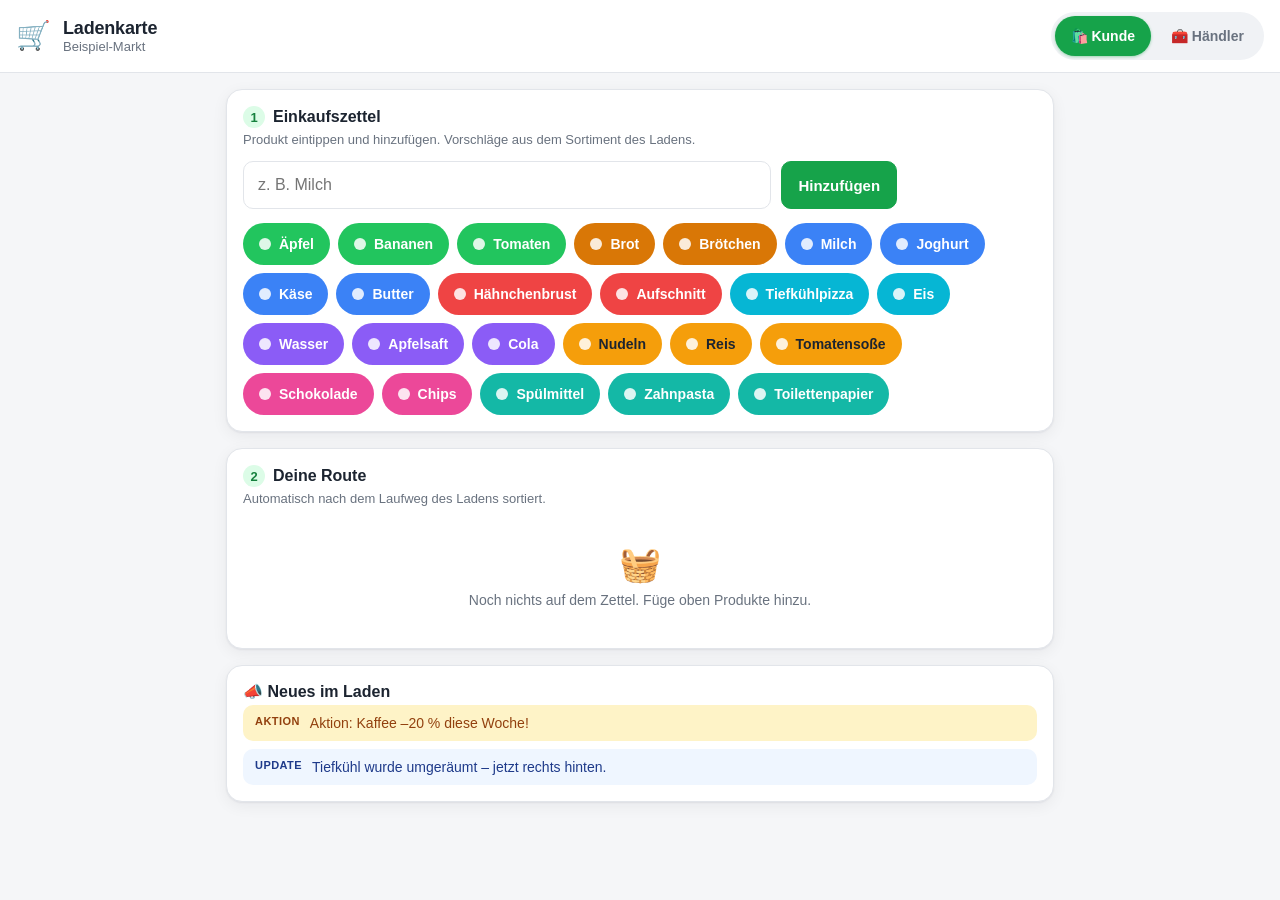
<file: ladenkarte/index.html>
<!DOCTYPE html>
<html lang="de">
<head>
  <meta charset="UTF-8" />
  <meta name="viewport" content="width=device-width, initial-scale=1.0, viewport-fit=cover" />
  <meta name="theme-color" content="#16a34a" />
  <title>Ladenkarte &amp; Einkaufsroute</title>
  <link rel="manifest" href="manifest.webmanifest" />
  <link rel="icon" href="icon.svg" type="image/svg+xml" />
  <link rel="apple-touch-icon" href="icon.svg" />
  <link rel="stylesheet" href="styles.css" />
</head>
<body>
  <header class="appbar">
    <div class="appbar__brand">
      <span class="appbar__logo" aria-hidden="true">🛒</span>
      <div>
        <h1 class="appbar__title">Ladenkarte</h1>
        <p class="appbar__store" id="storeName">&nbsp;</p>
      </div>
    </div>
    <div class="roleswitch" role="tablist" aria-label="Ansicht wählen">
      <button class="roleswitch__btn is-active" id="roleKunde" role="tab" aria-selected="true">
        🛍️ Kunde
      </button>
      <button class="roleswitch__btn" id="roleHaendler" role="tab" aria-selected="false">
        🧰 Händler
      </button>
    </div>
  </header>

  <main id="view" class="view"></main>

  <div id="toast" class="toast" role="status" aria-live="polite"></div>

  <script src="app.js"></script>
</body>
</html>
</file>
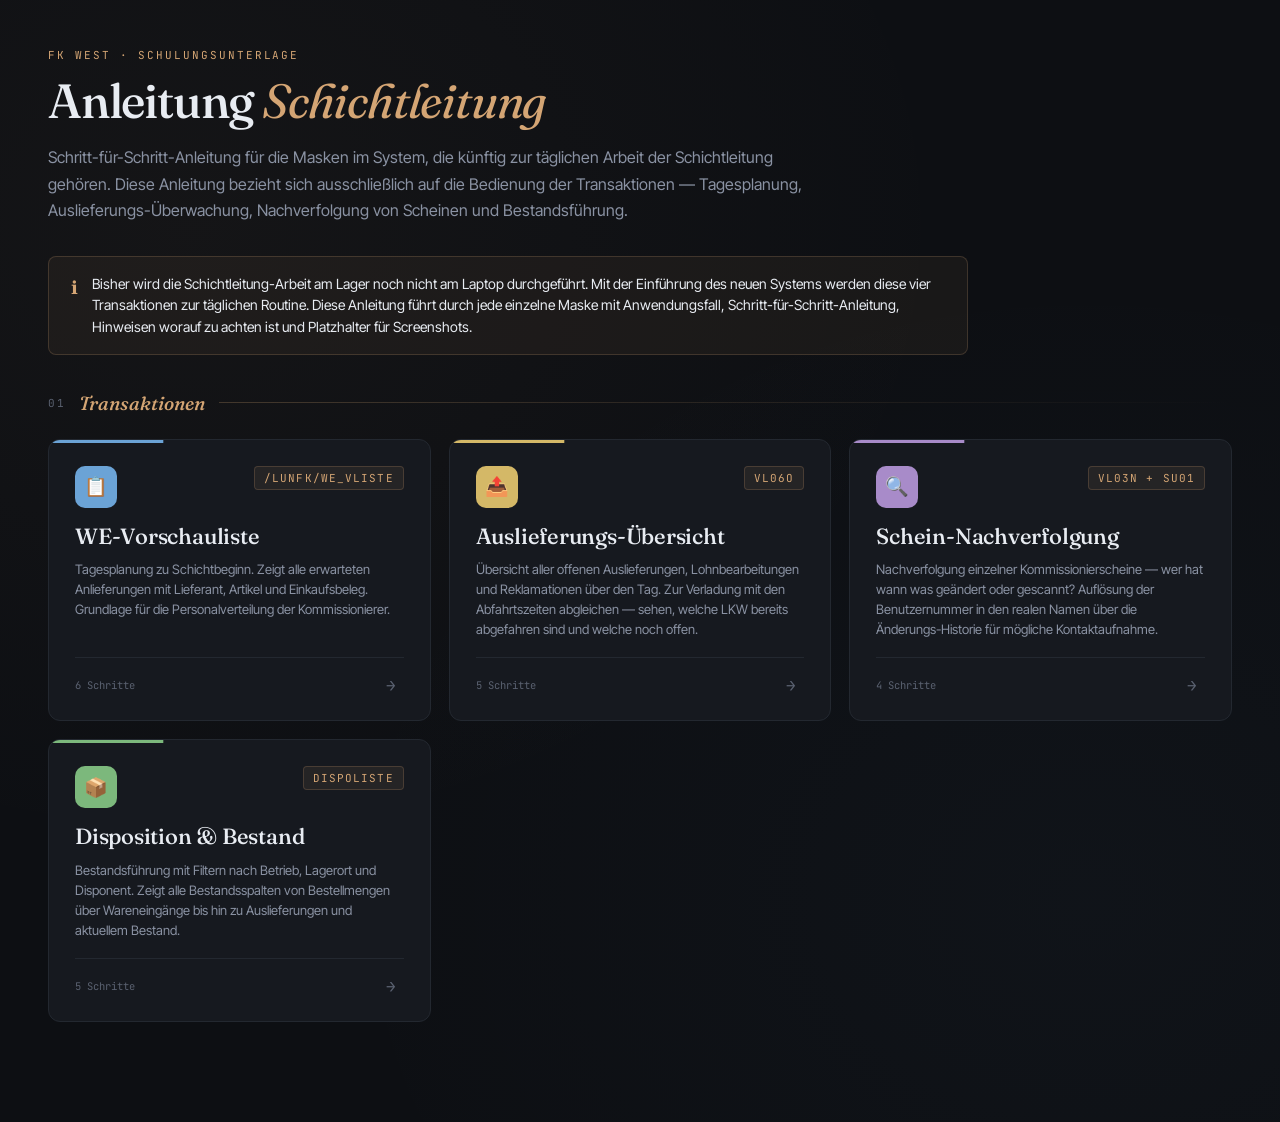
<file: anleitung-schichtleiter.html>
<!DOCTYPE html>
<html lang="de">
<head>
<meta charset="UTF-8">
<meta name="viewport" content="width=device-width, initial-scale=1.0">
<title>Anleitung Schichtleitung · FK West</title>
<link rel="preconnect" href="https://fonts.googleapis.com">
<link rel="preconnect" href="https://fonts.gstatic.com" crossorigin>
<link href="https://fonts.googleapis.com/css2?family=JetBrains+Mono:wght@400;500;600&family=Fraunces:opsz,wght@9..144,400;9..144,500;9..144,600;9..144,700&family=Inter+Tight:wght@300;400;500;600;700&display=swap" rel="stylesheet">
<style>
  :root {
    --bg: #0d0f13;
    --bg-elevated: #16191f;
    --bg-card: #1a1d24;
    --bg-subtle: #12141a;
    --border: #232830;
    --border-bright: #323844;
    --text: #e8ecf2;
    --text-muted: #8a92a3;
    --text-dim: #5a6170;
    --accent: #d4a574;
    --accent-bright: #e8b97f;
    --accent-dim: #8b6f4f;
    --blue: #6ba3d6;
    --green: #7cb87c;
    --yellow: #d4b867;
    --red: #cf6f6f;
    --purple: #a88bc9;
  }

  * { box-sizing: border-box; margin: 0; padding: 0; }
  html, body { min-height: 100%; }

  body {
    font-family: 'Inter Tight', sans-serif;
    background: var(--bg);
    color: var(--text);
    background-image:
      radial-gradient(ellipse at 15% 20%, rgba(212, 165, 116, 0.04), transparent 50%),
      radial-gradient(ellipse at 85% 80%, rgba(107, 163, 214, 0.03), transparent 50%);
    min-height: 100vh;
  }

  .view {
    display: none;
    animation: viewIn 0.4s cubic-bezier(0.32, 0.72, 0, 1);
  }

  .view.active { display: block; }

  @keyframes viewIn {
    from { opacity: 0; transform: translateY(12px); }
    to { opacity: 1; transform: translateY(0); }
  }

  /* ============= NAV-BUTTONS ============= */
  .nav-buttons {
    display: flex;
    gap: 10px;
    margin-bottom: 28px;
    flex-wrap: wrap;
  }

  .nav-button {
    display: inline-flex;
    align-items: center;
    gap: 10px;
    padding: 11px 18px;
    background: var(--bg-elevated);
    border: 1px solid var(--border-bright);
    border-radius: 6px;
    color: var(--text);
    cursor: pointer;
    font-family: inherit;
    font-size: 13px;
    transition: all 0.2s;
  }

  .nav-button:hover {
    border-color: var(--accent);
    color: var(--accent);
  }

  .nav-button.home {
    background: var(--bg-card);
  }

  /* ============= HOME ============= */
  .home-wrap {
    padding: 48px 48px 100px;
    max-width: 1280px;
    margin: 0 auto;
  }

  .hero {
    margin-bottom: 32px;
    max-width: 760px;
  }

  .hero .eyebrow {
    font-family: 'JetBrains Mono', monospace;
    font-size: 11px;
    letter-spacing: 0.18em;
    color: var(--accent);
    text-transform: uppercase;
    margin-bottom: 14px;
  }

  .hero h1 {
    font-family: 'Fraunces', serif;
    font-weight: 500;
    font-size: 48px;
    line-height: 1.05;
    letter-spacing: -0.025em;
    margin-bottom: 18px;
  }

  .hero h1 em {
    font-style: italic;
    color: var(--accent);
    font-weight: 400;
  }

  .hero p {
    font-size: 16px;
    line-height: 1.65;
    color: var(--text-muted);
  }

  .intro-banner {
    background: rgba(212, 165, 116, 0.06);
    border: 1px solid rgba(212, 165, 116, 0.2);
    border-radius: 8px;
    padding: 16px 22px;
    margin-bottom: 36px;
    display: flex;
    gap: 14px;
    align-items: flex-start;
    font-size: 14px;
    line-height: 1.55;
    color: var(--text);
    max-width: 920px;
  }

  .intro-banner-icon {
    color: var(--accent);
    font-size: 18px;
    flex-shrink: 0;
    margin-top: 1px;
  }

  .section-title {
    display: flex;
    align-items: center;
    gap: 14px;
    margin-bottom: 24px;
    margin-top: 8px;
  }

  .section-title .sec-num {
    font-family: 'JetBrains Mono', monospace;
    font-size: 11px;
    letter-spacing: 0.15em;
    color: var(--text-dim);
    text-transform: uppercase;
  }

  .section-title .sec-name {
    font-family: 'Fraunces', serif;
    font-style: italic;
    font-size: 19px;
    color: var(--accent);
    font-weight: 500;
  }

  .section-title .sec-line {
    flex: 1;
    height: 1px;
    background: linear-gradient(90deg, var(--accent-dim), transparent);
    opacity: 0.4;
  }

  .grid {
    display: grid;
    grid-template-columns: repeat(auto-fill, minmax(320px, 1fr));
    gap: 18px;
  }

  .card {
    background: var(--bg-elevated);
    border: 1px solid var(--border);
    border-radius: 12px;
    padding: 26px 26px 22px;
    cursor: pointer;
    transition: all 0.3s cubic-bezier(0.32, 0.72, 0, 1);
    position: relative;
    overflow: hidden;
    display: flex;
    flex-direction: column;
    min-height: 240px;
  }

  .card::before {
    content: '';
    position: absolute;
    top: 0; left: 0; right: 0;
    height: 3px;
    background: var(--area-color, var(--accent));
    transform: scaleX(0.3);
    transform-origin: left;
    transition: transform 0.4s cubic-bezier(0.32, 0.72, 0, 1);
  }

  .card:hover {
    border-color: var(--area-color, var(--accent));
    transform: translateY(-3px);
    box-shadow: 0 12px 32px rgba(0,0,0,0.3);
  }

  .card:hover::before { transform: scaleX(1); }

  .card-head {
    display: flex;
    align-items: flex-start;
    justify-content: space-between;
    gap: 16px;
    margin-bottom: 16px;
  }

  .card-icon {
    width: 42px;
    height: 42px;
    border-radius: 10px;
    background: var(--area-color, var(--accent));
    display: flex;
    align-items: center;
    justify-content: center;
    font-size: 19px;
    flex-shrink: 0;
  }

  .card-tx {
    font-family: 'JetBrains Mono', monospace;
    font-size: 11px;
    letter-spacing: 0.1em;
    text-transform: uppercase;
    color: var(--accent);
    background: rgba(212, 165, 116, 0.08);
    border: 1px solid rgba(212, 165, 116, 0.2);
    padding: 4px 9px;
    border-radius: 4px;
  }

  .card h3 {
    font-family: 'Fraunces', serif;
    font-weight: 500;
    font-size: 22px;
    line-height: 1.15;
    letter-spacing: -0.01em;
    margin-bottom: 10px;
  }

  .card-desc {
    font-size: 13px;
    line-height: 1.55;
    color: var(--text-muted);
    flex: 1;
    margin-bottom: 18px;
  }

  .card-foot {
    display: flex;
    align-items: center;
    justify-content: space-between;
    gap: 12px;
    padding-top: 14px;
    border-top: 1px solid var(--border);
  }

  .card-stats {
    font-family: 'JetBrains Mono', monospace;
    font-size: 10.5px;
    color: var(--text-dim);
  }

  .card-arrow {
    width: 26px;
    height: 26px;
    display: flex;
    align-items: center;
    justify-content: center;
    color: var(--text-dim);
    font-family: 'JetBrains Mono', monospace;
    font-size: 16px;
    transition: all 0.3s;
  }

  .card:hover .card-arrow {
    color: var(--area-color, var(--accent));
    transform: translateX(4px);
  }

  /* ============= TRANSACTION VIEW ============= */
  .tx-header {
    margin-bottom: 32px;
  }

  .tx-eyebrow {
    font-family: 'JetBrains Mono', monospace;
    font-size: 11px;
    letter-spacing: 0.18em;
    color: var(--accent);
    text-transform: uppercase;
    margin-bottom: 10px;
  }

  .tx-title {
    font-family: 'Fraunces', serif;
    font-weight: 500;
    font-size: 40px;
    line-height: 1.05;
    letter-spacing: -0.02em;
    margin-bottom: 16px;
  }

  .tx-title em {
    font-style: italic;
    color: var(--accent);
    font-weight: 400;
  }

  .tx-desc {
    font-size: 15px;
    line-height: 1.6;
    color: var(--text-muted);
    max-width: 720px;
  }

  /* ============= STEP-LIST ============= */
  .steps-wrap {
    margin-top: 36px;
  }

  .step-node {
    background: var(--bg-elevated);
    border: 1px solid var(--border);
    border-radius: 10px;
    margin-bottom: 14px;
    overflow: hidden;
    transition: border-color 0.3s;
  }

  .step-node.expanded {
    border-color: var(--accent);
    box-shadow: 0 8px 32px rgba(0,0,0,0.3);
  }

  .step-head {
    padding: 18px 24px;
    cursor: pointer;
    display: flex;
    align-items: center;
    gap: 18px;
    user-select: none;
  }

  .step-head:hover { background: var(--bg-card); }

  .step-num {
    width: 40px;
    height: 40px;
    background: var(--bg-card);
    border: 2px solid var(--accent);
    border-radius: 50%;
    display: flex;
    align-items: center;
    justify-content: center;
    font-family: 'JetBrains Mono', monospace;
    font-size: 13px;
    font-weight: 600;
    color: var(--text);
    flex-shrink: 0;
    transition: all 0.3s;
  }

  .step-node.expanded .step-num {
    background: var(--accent);
    color: var(--bg);
  }

  .step-title {
    flex: 1;
    font-family: 'Fraunces', serif;
    font-size: 19px;
    font-weight: 500;
    line-height: 1.2;
  }

  .step-toggle {
    width: 28px;
    height: 28px;
    border-radius: 50%;
    background: var(--bg-card);
    border: 1px solid var(--border);
    display: flex;
    align-items: center;
    justify-content: center;
    color: var(--text-muted);
    font-size: 12px;
    transition: all 0.3s;
    flex-shrink: 0;
  }

  .step-node.expanded .step-toggle {
    transform: rotate(180deg);
    border-color: var(--accent);
    color: var(--accent);
  }

  .step-body {
    max-height: 0;
    overflow: hidden;
    transition: max-height 0.5s cubic-bezier(0.32, 0.72, 0, 1);
  }

  .step-node.expanded .step-body { max-height: 4000px; }

  .step-body-inner {
    padding: 0 24px 24px;
    border-top: 1px solid var(--border);
    padding-top: 22px;
  }

  /* ============= STEP-BLOCKS ============= */
  .block {
    margin-bottom: 22px;
  }

  .block:last-child {
    margin-bottom: 0;
  }

  .block-label {
    display: flex;
    align-items: center;
    gap: 10px;
    margin-bottom: 12px;
  }

  .block-label-icon {
    width: 22px;
    height: 22px;
    border-radius: 5px;
    background: var(--block-color, var(--accent));
    color: var(--bg);
    display: inline-flex;
    align-items: center;
    justify-content: center;
    font-size: 11px;
    font-weight: 700;
    flex-shrink: 0;
  }

  .block-label-text {
    font-family: 'JetBrains Mono', monospace;
    font-size: 10.5px;
    font-weight: 600;
    letter-spacing: 0.18em;
    text-transform: uppercase;
    color: var(--text-dim);
  }

  .block-body {
    padding-left: 32px;
  }

  .block-body p {
    font-size: 14px;
    line-height: 1.65;
    color: var(--text);
  }

  .block-body ol, .block-body ul {
    padding-left: 4px;
    list-style: none;
    counter-reset: step-counter;
  }

  .block-body ol li {
    padding: 10px 14px 10px 36px;
    background: var(--bg-card);
    border-radius: 6px;
    margin-bottom: 6px;
    font-size: 13.5px;
    line-height: 1.55;
    color: var(--text);
    position: relative;
    counter-increment: step-counter;
  }

  .block-body ol li::before {
    content: counter(step-counter, decimal-leading-zero);
    position: absolute;
    left: 14px;
    top: 11px;
    font-family: 'JetBrains Mono', monospace;
    font-size: 10px;
    font-weight: 700;
    color: var(--accent);
  }

  .block-body ul li {
    padding: 6px 0 6px 16px;
    font-size: 13.5px;
    line-height: 1.55;
    color: var(--text);
    position: relative;
  }

  .block-body ul li::before {
    content: '·';
    position: absolute;
    left: 4px;
    top: 4px;
    color: var(--accent);
    font-weight: 700;
    font-size: 16px;
  }

  /* Tipps & Stolperfallen block - special highlight */
  .block.tips {
    background: rgba(212, 184, 103, 0.04);
    border: 1px solid rgba(212, 184, 103, 0.15);
    border-radius: 8px;
    padding: 14px 18px;
  }

  .block.tips .block-body p,
  .block.tips .block-body ul li {
    color: var(--text);
  }

  .block.tips .block-body {
    padding-left: 30px;
  }

  /* Screenshot placeholder */
  .screenshot-placeholder {
    background: var(--bg-card);
    border: 2px dashed var(--border-bright);
    border-radius: 8px;
    padding: 40px 24px;
    text-align: center;
    font-family: 'JetBrains Mono', monospace;
    font-size: 11.5px;
    color: var(--text-dim);
    letter-spacing: 0.05em;
    margin-left: 32px;
    min-height: 120px;
    display: flex;
    flex-direction: column;
    align-items: center;
    justify-content: center;
    gap: 8px;
  }

  .screenshot-placeholder .ph-icon {
    font-size: 32px;
    opacity: 0.4;
    margin-bottom: 4px;
  }

  .screenshot-placeholder .ph-label {
    font-weight: 600;
    color: var(--text-muted);
  }

  .screenshot-placeholder .ph-hint {
    font-style: italic;
    opacity: 0.7;
    max-width: 320px;
  }

  /* Code/key inline */
  code {
    font-family: 'JetBrains Mono', monospace;
    background: var(--bg-card);
    border: 1px solid var(--border);
    padding: 2px 7px;
    border-radius: 4px;
    font-size: 11.5px;
    color: var(--accent);
  }

  /* Phase Header */
  .phase-block {
    margin: 32px 0 18px;
    display: flex;
    align-items: center;
    gap: 14px;
  }

  .phase-num {
    font-family: 'JetBrains Mono', monospace;
    font-size: 10px;
    letter-spacing: 0.2em;
    color: var(--text-dim);
    text-transform: uppercase;
  }

  .phase-name {
    font-family: 'Fraunces', serif;
    font-style: italic;
    font-size: 18px;
    color: var(--accent);
  }

  .phase-line {
    flex: 1;
    height: 1px;
    background: linear-gradient(90deg, var(--accent-dim), transparent);
    opacity: 0.4;
  }

  /* ============= REFERENZ-BOX (aufklappbar) ============= */
  .ref-box {
    background: rgba(212, 165, 116, 0.04);
    border: 1px solid rgba(212, 165, 116, 0.18);
    border-radius: 8px;
    margin-top: 12px;
    overflow: hidden;
    margin-left: 32px;
  }

  .ref-box-head {
    padding: 12px 16px;
    display: flex;
    align-items: center;
    gap: 12px;
    cursor: pointer;
    user-select: none;
    transition: background 0.2s;
  }

  .ref-box-head:hover {
    background: rgba(212, 165, 116, 0.08);
  }

  .ref-box-icon {
    width: 22px;
    height: 22px;
    border-radius: 5px;
    background: var(--accent);
    color: var(--bg);
    display: inline-flex;
    align-items: center;
    justify-content: center;
    font-size: 12px;
    font-weight: 700;
    flex-shrink: 0;
  }

  .ref-box-title {
    flex: 1;
    font-family: 'JetBrains Mono', monospace;
    font-size: 11px;
    font-weight: 600;
    letter-spacing: 0.15em;
    text-transform: uppercase;
    color: var(--accent);
  }

  .ref-box-chevron {
    color: var(--accent);
    font-size: 11px;
    transition: transform 0.3s;
  }

  .ref-box.open .ref-box-chevron {
    transform: rotate(180deg);
  }

  .ref-box-body {
    max-height: 0;
    overflow: hidden;
    transition: max-height 0.4s cubic-bezier(0.32, 0.72, 0, 1);
  }

  .ref-box.open .ref-box-body {
    max-height: 1200px;
  }

  .ref-box-body-inner {
    padding: 4px 16px 16px;
  }

  .ref-table {
    display: grid;
    grid-template-columns: auto 1fr;
    gap: 8px 16px;
    margin-top: 4px;
  }

  .ref-table .ref-key {
    font-family: 'JetBrains Mono', monospace;
    font-size: 12px;
    color: var(--accent);
    font-weight: 600;
    background: var(--bg-card);
    padding: 4px 10px;
    border-radius: 4px;
    align-self: start;
    white-space: nowrap;
  }

  .ref-table .ref-val {
    font-size: 13px;
    line-height: 1.5;
    color: var(--text);
    align-self: center;
  }

  /* ============= FLOATING BUTTON ============= */
  .float-btn {
    position: fixed;
    bottom: 28px;
    right: 28px;
    z-index: 100;
    display: none;
    align-items: center;
    gap: 10px;
    padding: 14px 22px;
    background: var(--accent);
    color: var(--bg);
    border: none;
    border-radius: 100px;
    font-family: 'Inter Tight', sans-serif;
    font-size: 14px;
    font-weight: 600;
    cursor: pointer;
    box-shadow: 0 8px 24px rgba(0,0,0,0.4), 0 0 0 1px rgba(212, 165, 116, 0.3);
    transition: all 0.25s;
  }

  .float-btn.visible {
    display: inline-flex;
  }

  .float-btn:hover {
    background: var(--accent-bright);
    transform: translateY(-2px);
    box-shadow: 0 12px 30px rgba(0,0,0,0.5), 0 0 0 1px rgba(212, 165, 116, 0.5);
  }

  .float-btn .clock-icon {
    font-size: 16px;
  }

  /* ============= OVERLAY ============= */
  .overlay {
    position: fixed;
    inset: 0;
    background: rgba(0, 0, 0, 0.7);
    z-index: 200;
    display: none;
    align-items: flex-start;
    justify-content: center;
    padding: 40px 20px;
    overflow-y: auto;
    backdrop-filter: blur(4px);
  }

  .overlay.open {
    display: flex;
    animation: overlayIn 0.25s ease-out;
  }

  @keyframes overlayIn {
    from { opacity: 0; }
    to { opacity: 1; }
  }

  .overlay-panel {
    background: var(--bg-elevated);
    border: 1px solid var(--border);
    border-radius: 12px;
    max-width: 960px;
    width: 100%;
    max-height: calc(100vh - 80px);
    display: flex;
    flex-direction: column;
    overflow: hidden;
    box-shadow: 0 30px 80px rgba(0,0,0,0.6);
  }

  .overlay-head {
    padding: 22px 28px 18px;
    border-bottom: 1px solid var(--border);
    display: flex;
    align-items: center;
    justify-content: space-between;
    gap: 16px;
  }

  .overlay-title-block .eyebrow {
    font-family: 'JetBrains Mono', monospace;
    font-size: 10.5px;
    letter-spacing: 0.18em;
    color: var(--accent);
    text-transform: uppercase;
    margin-bottom: 5px;
  }

  .overlay-title-block h2 {
    font-family: 'Fraunces', serif;
    font-weight: 500;
    font-size: 24px;
    line-height: 1.1;
  }

  .overlay-title-block h2 em {
    font-style: italic;
    color: var(--accent);
    font-weight: 400;
  }

  .overlay-close {
    width: 36px;
    height: 36px;
    border-radius: 50%;
    background: var(--bg-card);
    border: 1px solid var(--border);
    color: var(--text);
    font-size: 18px;
    cursor: pointer;
    display: flex;
    align-items: center;
    justify-content: center;
    transition: all 0.2s;
    flex-shrink: 0;
  }

  .overlay-close:hover {
    border-color: var(--accent);
    color: var(--accent);
  }

  .overlay-tabs {
    display: flex;
    gap: 2px;
    padding: 12px 22px 0;
    border-bottom: 1px solid var(--border);
  }

  .overlay-tab {
    padding: 11px 18px;
    background: transparent;
    border: none;
    color: var(--text-muted);
    font-family: inherit;
    font-size: 13px;
    font-weight: 500;
    cursor: pointer;
    border-bottom: 2px solid transparent;
    transition: all 0.2s;
    margin-bottom: -1px;
  }

  .overlay-tab:hover {
    color: var(--text);
  }

  .overlay-tab.active {
    color: var(--accent);
    border-bottom-color: var(--accent);
  }

  .overlay-body {
    padding: 22px 28px 28px;
    overflow-y: auto;
    flex: 1;
  }

  .overlay-legend {
    display: flex;
    gap: 16px;
    flex-wrap: wrap;
    font-size: 11.5px;
    color: var(--text-muted);
    margin-bottom: 18px;
    padding-bottom: 16px;
    border-bottom: 1px solid var(--border);
  }

  .overlay-legend-item {
    display: flex;
    align-items: center;
    gap: 8px;
  }

  .overlay-legend-color {
    width: 18px;
    height: 14px;
    border-radius: 3px;
  }

  .legend-rot { background: rgba(207, 111, 111, 0.7); }
  .legend-gelb { background: rgba(212, 184, 103, 0.8); }
  .legend-gruen { background: rgba(124, 184, 124, 0.7); }

  /* Abfahrts-Tabelle */
  .ab-table {
    width: 100%;
    border-collapse: collapse;
    font-size: 12.5px;
  }

  .ab-table th {
    text-align: left;
    padding: 10px 12px;
    font-family: 'JetBrains Mono', monospace;
    font-size: 10px;
    font-weight: 600;
    letter-spacing: 0.12em;
    text-transform: uppercase;
    color: var(--text-dim);
    background: var(--bg-card);
    border-bottom: 1px solid var(--border);
    position: sticky;
    top: 0;
    z-index: 1;
  }

  .ab-table td {
    padding: 10px 12px;
    border-bottom: 1px solid var(--border);
    color: var(--text);
  }

  .ab-table tr.ampel-rot td {
    background: rgba(207, 111, 111, 0.12);
  }

  .ab-table tr.ampel-gelb td {
    background: rgba(212, 184, 103, 0.10);
  }

  .ab-table tr.ampel-gruen td {
    background: rgba(124, 184, 124, 0.10);
  }

  .ab-table .col-region {
    font-family: 'JetBrains Mono', monospace;
    font-size: 11px;
    color: var(--text-muted);
    width: 60px;
    white-space: nowrap;
  }

  .ab-table .col-time {
    font-family: 'JetBrains Mono', monospace;
    font-size: 12px;
    width: 110px;
    color: var(--text);
    white-space: nowrap;
  }

  .ab-table .col-lager {
    font-weight: 500;
  }

  .ab-info-banner {
    background: rgba(212, 165, 116, 0.06);
    border: 1px solid rgba(212, 165, 116, 0.2);
    border-radius: 6px;
    padding: 12px 16px;
    font-size: 13px;
    line-height: 1.55;
    color: var(--text);
    margin-bottom: 18px;
  }

  /* ============= MOBILE ============= */
  @media (max-width: 768px) {
    .home-wrap { padding: 30px 16px 80px; }
    .hero h1 { font-size: 30px; }
    .tx-title { font-size: 26px; }
    .grid { grid-template-columns: 1fr; gap: 12px; }
    .card { padding: 22px 22px 18px; min-height: 0; }
    .step-head { padding: 14px 16px; gap: 14px; }
    .step-num { width: 36px; height: 36px; font-size: 12px; }
    .step-title { font-size: 16px; }
    .step-body-inner { padding: 0 16px 18px; padding-top: 18px; }
    .block-body { padding-left: 0; }
    .screenshot-placeholder { margin-left: 0; padding: 24px 14px; }
    .ref-box { margin-left: 0; }
    .ref-table { grid-template-columns: 1fr; gap: 4px 0; }
    .float-btn { bottom: 16px; right: 16px; padding: 12px 18px; font-size: 13px; }
    .overlay { padding: 16px 8px; }
    .overlay-head { padding: 16px 18px 14px; }
    .overlay-tabs { padding: 8px 14px 0; }
    .overlay-body { padding: 18px 14px 22px; }
    .ab-table { font-size: 11.5px; }
    .ab-table th, .ab-table td { padding: 7px 8px; }
    .ab-table .col-region { width: 44px; font-size: 10px; }
    .ab-table .col-time { width: 76px; font-size: 11px; }
    .ref-table .ref-val { padding-left: 10px; padding-bottom: 6px; }
  }
</style>
</head>
<body>

  <!-- HOME VIEW -->
  <section class="view active" id="homeView">
    <div class="home-wrap">
      <div class="hero">
        <div class="eyebrow">FK West · Schulungsunterlage</div>
        <h1>Anleitung <em>Schichtleitung</em></h1>
        <p>Schritt-für-Schritt-Anleitung für die Masken im System, die künftig zur täglichen Arbeit der Schichtleitung gehören. Diese Anleitung bezieht sich ausschließlich auf die Bedienung der Transaktionen — Tagesplanung, Auslieferungs-Überwachung, Nachverfolgung von Scheinen und Bestandsführung.</p>
      </div>

      <div class="intro-banner">
        <span class="intro-banner-icon">ℹ</span>
        <span>Bisher wird die Schichtleitung-Arbeit am Lager noch nicht am Laptop durchgeführt. Mit der Einführung des neuen Systems werden diese vier Transaktionen zur täglichen Routine. Diese Anleitung führt durch jede einzelne Maske mit Anwendungsfall, Schritt-für-Schritt-Anleitung, Hinweisen worauf zu achten ist und Platzhalter für Screenshots.</span>
      </div>

      <div class="section-title">
        <span class="sec-num">01</span>
        <span class="sec-name">Transaktionen</span>
        <span class="sec-line"></span>
      </div>

      <div class="grid" id="homeGrid"></div>
    </div>
  </section>

  <!-- TRANSACTION VIEW -->
  <section class="view" id="txView">
    <div class="home-wrap">
      <div class="nav-buttons">
        <button class="nav-button home" onclick="navigateHome()">⌂ Startseite</button>
        <button class="nav-button" onclick="navigateHome()">← Zurück</button>
      </div>
      <div class="tx-header">
        <div class="tx-eyebrow" id="txEyebrow"></div>
        <h1 class="tx-title" id="txTitle"></h1>
        <p class="tx-desc" id="txDesc"></p>
      </div>
      <div class="steps-wrap" id="stepsWrap"></div>
    </div>
  </section>

  <!-- FLOATING BUTTON FÜR ABFAHRTSZEITEN -->
  <button class="float-btn" id="abfahrtsBtn" onclick="openAbfahrten()">
    <span class="clock-icon">🕐</span>
    <span>Abfahrtszeiten</span>
  </button>

  <!-- OVERLAY ABFAHRTSZEITEN -->
  <div class="overlay" id="abfahrtenOverlay">
    <div class="overlay-panel">
      <div class="overlay-head">
        <div class="overlay-title-block">
          <div class="eyebrow">Referenz</div>
          <h2>Abfahrts<em>zeiten</em></h2>
        </div>
        <button class="overlay-close" onclick="closeAbfahrten()" aria-label="Schließen">✕</button>
      </div>
      <div class="overlay-tabs">
        <button class="overlay-tab active" data-ab-tab="werktag" onclick="switchAbTab('werktag')">Werktags</button>
        <button class="overlay-tab" data-ab-tab="samstag" onclick="switchAbTab('samstag')">Samstags</button>
      </div>
      <div class="overlay-body">
        <div class="ab-info-banner">
          <strong>Warenverfügbarkeit ist Voraussetzung, um die Abfahrtszeiten einzuhalten.</strong>
        </div>
        <div class="overlay-legend">
          <div class="overlay-legend-item"><span class="overlay-legend-color legend-rot"></span>Kommission in dringendem Zeitfenster · 15:00 – 21:00 Uhr</div>
          <div class="overlay-legend-item"><span class="overlay-legend-color legend-gelb"></span>Kommission im Zeitfenster · 22:00 – 00:00 Uhr</div>
          <div class="overlay-legend-item"><span class="overlay-legend-color legend-gruen"></span>Kommission im Zeitfenster · nach 01:00 Uhr</div>
        </div>
        <div id="abTabWerktag"></div>
        <div id="abTabSamstag" style="display:none;"></div>
      </div>
    </div>
  </div>

<script>
// ====================================================================
// DATEN — Transaktionen mit Schritt-Anleitungen
// ====================================================================

const transactions = [
  {
    id: 'wevorschauliste',
    icon: '📋',
    color: '#6ba3d6',
    eyebrow: 'WE-Vorschauliste',
    title: 'WE-<em>Vorschauliste</em>',
    code: '/LUNFK/WE_VLISTE',
    description: 'Tagesplanung zu Schichtbeginn. Zeigt alle erwarteten Anlieferungen mit Lieferant, Artikel und Einkaufsbeleg. Grundlage für die Personalverteilung der Kommissionierer.',
    steps: [
      {
        title: 'Transaktion aufrufen',
        anwendungsfall: 'Zu Schichtbeginn — verschafft den Überblick über alle anstehenden Wareneingänge des Tages.',
        anleitung: [
          'Im SAP-Startbildschirm den Transaktionscode <code>/LUNFK/WE_VLISTE</code> in das Befehlsfeld oben links eingeben',
          'Den Eintrag <code>WE-Vorschauliste</code> auswählen',
          'Selektionsmaske öffnet sich'
        ],
        sieht: 'Selektionsmaske der WE-Vorschauliste mit Filterfeldern und oben den farbigen Rechtecken zur Auswahl der Variante.',
        tipps: [
          'Vor dem Ausführen unbedingt die richtige Variante über die farbigen Rechtecke holen (siehe nächster Schritt)'
        ]
      },
      {
        title: 'Variante holen — Erstellt-von eintragen',
        anwendungsfall: 'Die Variante schränkt die Ansicht auf die relevanten Wareneingänge ein und enthält die feste Standard-Nummer im Erstellt-von-Feld.',
        anleitung: [
          'Oben über die farbigen Rechtecke die Variante holen',
          'Im Feld <code>Erstellt von</code> die Standard-Nummer <code>5564009</code> eintragen',
          'Aus den beiden Varianten die untere Variante <code>betrachten</code> auswählen',
          'Auf Ausführen klicken'
        ],
        sieht: 'Nach dem Ausführen öffnet sich die WE-Vorschauliste mit allen relevanten Vorgängen.',
        tipps: [
          'Die Nummer <code>5564009</code> ist die feste Standard-Nummer für die Schichtleitung',
          'Bei der Auswahl der Variante niemals die untere Variante <code>drucken</code> auswählen — immer nur <code>betrachten</code>'
        ]
      },
      {
        title: 'Liste betrachten und Einkaufsbeleg interpretieren',
        anwendungsfall: 'In der geöffneten Liste alle Vorgänge im Blick — die Spalte Einkaufsbeleg zeigt anhand der Belegnummer um welche Art von Vorgang es sich handelt.',
        anleitung: [
          'Optional: in der Ansicht zusätzlich nach Warengruppen filtern für bessere Übersicht',
          'Spalte <code>Einkaufsbeleg</code> betrachten',
          'Anhand der ersten Ziffern der Belegnummer den Vorgang einordnen (siehe Referenz)'
        ],
        refs: [
          {
            title: 'Belegnummern zur Identifikation',
            intro: 'Anhand der ersten Ziffern der Belegnummer in der Spalte Einkaufsbeleg lässt sich der Vorgang einordnen.',
            entries: [
              { key: '100er / 11er', val: 'Einkauf' },
              { key: '15er', val: 'Umlagerung' },
              { key: '16er', val: 'Lohnbearbeitung' },
              { key: '17er', val: 'Retoure' }
            ]
          }
        ],
        sieht: 'Tabellarische Übersicht aller offenen Wareneingänge mit der Spalte Einkaufsbeleg zur Vorgangs-Identifikation.',
        tipps: [
          'Filter auf Warengruppen kann jederzeit gesetzt werden, um die Ansicht zu fokussieren'
        ]
      },
      {
        title: 'Spalten sortieren und filtern',
        anwendungsfall: 'Die Liste lässt sich nach jeder beliebigen Spalte sortieren und filtern — zum Beispiel um den Einkaufsbeleg aufsteigend oder absteigend anzuzeigen.',
        anleitung: [
          'Gewünschte Spalte markieren (z. B. <code>Einkaufsbeleg</code>)',
          'Auf das Drei-Balken-Symbol klicken',
          'Aufsteigend oder absteigend wählen',
          'Das funktioniert mit allen Spalten in der Anzeige'
        ],
        sieht: 'Die Liste wird neu nach der gewählten Spalte sortiert.',
        tipps: [
          'Mehrere Spalten nacheinander sortieren ist möglich',
          'Sortierung lässt sich jederzeit ändern oder zurücksetzen'
        ]
      },
      {
        title: 'Nach Abteilung filtern über Disponenten-Codes',
        anwendungsfall: 'Wenn die Belastung pro Abteilung eingeschätzt werden soll, kann gezielt nach Abteilung gefiltert werden.',
        anleitung: [
          'Aus der Liste zurück in die Selektionsmaske',
          'Im Feld Disponent den passenden Abteilungs-Code eintragen (siehe Referenz)',
          'Erneut Ausführen',
          'Liste zeigt nun nur die gewählte Abteilung'
        ],
        refs: [
          {
            title: 'Disponenten-Codes für Abteilungen',
            intro: 'Folgende Codes können im Disponent-Feld der Selektionsmaske eingetragen werden.',
            entries: [
              { key: '001', val: 'Gemüse' },
              { key: '002', val: 'Obst' },
              { key: '003-004', val: 'BIO' },
              { key: '005-006', val: 'FRZ' },
              { key: '007-009', val: 'Pilze' },
              { key: '010', val: 'Kartoffel' },
              { key: '090010_1021', val: 'Hamburg' },
              { key: '090020_2001-2010', val: 'Roisdorf' },
              { key: '090030_3021', val: 'Süd' },
              { key: '090040_4098', val: 'Valencia' },
              { key: '090060_6021', val: 'FK Holland' }
            ]
          }
        ],
        sieht: 'Gefilterte Liste mit nur den Vorgängen der gewählten Abteilung.',
        tipps: [
          'Die gleichen Disponenten-Codes funktionieren auch in der Dispoliste'
        ]
      },
      {
        title: 'Liste drucken',
        anwendungsfall: 'Die ausgewählten Listen werden gedruckt und für die weitere Arbeit auf der Fläche genutzt.',
        anleitung: [
          'Auf das Drucker-Symbol klicken',
          'Druck-Auswahl treffen',
          'Anzahl Seiten angeben',
          'Auftrag an den Drucker schicken',
          'Listen am Drucker entnehmen'
        ],
        sieht: 'Die ausgewählten Listen werden am Drucker ausgegeben.',
        tipps: [
          'Mehrere Kopien drucken, wenn mehrere Abteilungen die Liste benötigen'
        ]
      }
    ]
  },
    {
    id: 'vl06o',
    icon: '📤',
    color: '#d4b867',
    eyebrow: 'VL06O',
    title: 'Auslieferungs-<em>Übersicht</em>',
    code: 'VL06O',
    description: 'Übersicht aller offenen Auslieferungen, Lohnbearbeitungen und Reklamationen über den Tag. Zur Verladung mit den Abfahrtszeiten abgleichen — sehen, welche LKW bereits abgefahren sind und welche noch offen.',
    steps: [
      {
        title: 'VL06O öffnen und Zur Verladung auswählen',
        anwendungsfall: 'Über den Tag mehrfach — zum Überblick über alles, was noch offen ist.',
        anleitung: [
          'Im SAP-Startbildschirm <code>VL06O</code> in das Befehlsfeld eingeben',
          'Enter drücken',
          '<code>Zur Verladung</code> auswählen',
          'Selektionsmaske öffnet sich'
        ],
        sieht: 'Selektionsmaske der VL06O mit Filterfeldern und oben den farbigen Rechtecken zur Auswahl der Variante.',
        tipps: [
          'Vor dem Ausführen die Variante über die farbigen Rechtecke holen (siehe nächster Schritt)'
        ]
      },
      {
        title: 'Variante holen und ausführen',
        anwendungsfall: 'Die Variante schränkt die Ansicht auf die für die Schichtleitung relevanten Vorgänge ein — selbe Variante wie in der WE-Vorschauliste.',
        anleitung: [
          'Oben über die farbigen Rechtecke die Variante holen',
          'Dieselbe Variante eintragen wie in der WE-Vorschauliste',
          'Auf Ausführen klicken'
        ],
        sieht: 'Liste aller offenen Aufträge.',
        tipps: [
          'Die gleiche Variante wie bei der WE-Vorschauliste verwenden'
        ]
      },
      {
        title: 'Liste sortieren und filtern',
        anwendungsfall: 'Mit den drei Balken in den Spaltenköpfen lässt sich die Liste nach Warenempfängern, Art der Lieferung und weiteren Kriterien filtern.',
        anleitung: [
          'Spalte markieren (z. B. Warenempfänger oder Art der Lieferung)',
          'Auf das Drei-Balken-Symbol klicken',
          'Filter setzen oder Sortierung wählen'
        ],
        refs: [
          {
            title: 'Belegnummern zur Identifikation',
            intro: 'Anhand der ersten Ziffern der Belegnummer kann sofort erkannt werden, um welche Art von Vorgang es sich handelt.',
            entries: [
              { key: '35er', val: 'Retoure zum Lieferanten' },
              { key: '45er', val: 'Auslieferung' },
              { key: '16er', val: 'Lohnbearbeitung' }
            ]
          }
        ],
        sieht: 'Eingegrenzte Liste mit den gewünschten Vorgängen.',
        tipps: [
          'Mehrere Filter lassen sich nacheinander kombinieren'
        ]
      },
      {
        title: 'Abgleich mit den Abfahrtszeiten',
        anwendungsfall: 'Über den Abgleich mit den Abfahrtszeiten lässt sich prüfen, ob LKW schon abgefahren sind und somit die Zeiten eingehalten wurden.',
        anleitung: [
          'Abfahrtszeiten-Übersicht öffnen (Schaltfläche unten rechts)',
          'Im System nach Warenempfänger filtern',
          'Prüfen, ob der jeweilige Vorgang noch in der Liste auftaucht',
          'Wird ein Vorgang nicht mehr gefunden, ist der LKW bereits abgefahren'
        ],
        sieht: 'Klare Sicht, welche Lieferungen noch offen sind und welche bereits abgewickelt wurden.',
        tipps: [
          'Filter konsequent über Warenempfänger setzen, das ist die zuverlässigste Prüfung',
          'Bei Auffälligkeiten: Rücksprache mit den betroffenen Bereichen'
        ]
      },
      {
        title: 'Tagesabschluss und Vorbereitung der Inventur',
        anwendungsfall: 'Wenn für den Tag alles erledigt ist — keine Ware mehr raus, nichts mehr zurück vom Abpacken — kann die Inventur gestartet werden.',
        anleitung: [
          'Liste auf vollständige Erledigung prüfen',
          'Sicherstellen: keine Ware muss mehr raus',
          'Sicherstellen: keine Ware kommt mehr zurück (z. B. vom Abpacken)',
          'Erst dann mit der Inventur beginnen'
        ],
        sieht: 'Leere Liste oder nur noch wenige Restposten — Zeichen dafür, dass der Tag durch ist.',
        tipps: [
          'Für die Nachtschicht: kurz dokumentieren, was offen geblieben ist'
        ]
      }
    ]
  },
    {
    id: 'vl03n-su01',
    icon: '🔍',
    color: '#a88bc9',
    eyebrow: 'VL03N + SU01',
    title: 'Schein-<em>Nachverfolgung</em>',
    code: 'VL03N + SU01',
    description: 'Nachverfolgung einzelner Kommissionierscheine — wer hat wann was geändert oder gescannt? Auflösung der Benutzernummer in den realen Namen über die Änderungs-Historie für mögliche Kontaktaufnahme.',
    steps: [
      {
        title: 'VL03N öffnen und in den Schein einsteigen',
        anwendungsfall: 'Bei Unklarheiten zu einem konkreten Schein — z. B. wenn Vendel ein Duplikat verloren hat oder eine Position nachgesehen werden soll.',
        anleitung: [
          'Im SAP-Startbildschirm <code>VL03N</code> in das Befehlsfeld eingeben',
          'Auslieferungsnummer eintragen',
          'Enter drücken',
          'Schein öffnet sich mit allen Positionen'
        ],
        sieht: 'Detailansicht des Scheins mit allen Positionen, Mengen, Status und Chargen.',
        tipps: [
          'Für den Wiederholungsdruck darf hier noch kein Enter gedrückt werden — siehe Sonderfall am Ende'
        ]
      },
      {
        title: 'Änderungs-Historie aufrufen',
        anwendungsfall: 'Um zu sehen, wer wann was am Schein geändert hat.',
        anleitung: [
          'In der Detailansicht im Menü auf <code>Umfeld</code> klicken',
          'Auf <code>Änderungen</code> klicken',
          'Ausführen klicken',
          'Die komplette Änderungs-Historie wird angezeigt'
        ],
        sieht: 'Eine Liste aller Änderungen mit Zeitstempel, Benutzernummer, Feld und altem/neuem Wert.',
        tipps: [
          'Benutzernummer ist nicht der Klarname — die muss in SU01 nachgeschlagen werden'
        ]
      },
      {
        title: 'SU01 — Benutzernummer in den Namen auflösen',
        anwendungsfall: 'Wenn die Benutzernummer aus der Änderungs-Historie bekannt ist, aber unklar wer dahintersteht.',
        anleitung: [
          'Benutzernummer aus der Änderungs-Historie kopieren',
          'Im SAP-Startbildschirm <code>SU01</code> in das Befehlsfeld eingeben',
          'Enter drücken',
          'Benutzernummer in das Eingabefeld eintragen',
          'Auf Anzeigen klicken',
          'Vor- und Nachname werden angezeigt'
        ],
        sieht: 'Stammdaten des Benutzers mit Name, Abteilung und Status.',
        tipps: [
          'SU01 ist eine reine Anzeige-Transaktion — keine Änderungen vornehmen',
          'Nach Identifikation: Mitarbeiter direkt ansprechen zur Klärung'
        ]
      },
      {
        title: 'Sonderfall: Kommi-Schein erneut drucken',
        anwendungsfall: 'Wenn ein Kommissionierschein verloren gegangen ist oder Vendel ein Duplikat nochmals braucht.',
        anleitung: [
          '<code>VL03N</code> aufrufen',
          'Auslieferungsnummer eintragen — aber noch nicht Enter drücken oder in die Auslieferung reingehen',
          'Oben im Menü auf <code>Auslieferung</code> klicken',
          'Im Untermenü auf <code>Liefernachrichten ausgeben</code> klicken',
          'Kommi-Schein auswählen',
          'Kommi-Schein wird gedruckt'
        ],
        sieht: 'Der Druckdialog öffnet sich, danach erscheint der Schein am Drucker.',
        tipps: [
          'Wichtig: Liefernachrichten ausgeben muss vor dem Aufrufen der Auslieferung geklickt werden',
          'Beim Neudruck erscheint auf dem Kommi-Schein der Aufdruck Wiederholungsdruck',
          'Auf dem Lieferschein erscheint kein Wiederholungsdruck-Hinweis'
        ]
      }
    ]
  },
    {
    id: 'dispoliste',
    icon: '📦',
    color: '#7cb87c',
    eyebrow: 'Dispoliste',
    title: 'Disposition & <em>Bestand</em>',
    code: 'Dispoliste',
    description: 'Bestandsführung mit Filtern nach Betrieb, Lagerort und Disponent. Zeigt alle Bestandsspalten von Bestellmengen über Wareneingänge bis hin zu Auslieferungen und aktuellem Bestand.',
    steps: [
      {
        title: 'Einmalige Vorbereitung: Eigenes Layout anlegen',
        anwendungsfall: 'Beim ersten Aufruf der Dispoliste muss ein eigenes Layout angelegt werden mit den notwendigen Spalten. Dieser Schritt wird nur einmal durchgeführt — danach steht das Layout für alle künftigen Aufrufe bereit.',
        anleitung: [
          'Dispoliste aufrufen',
          'In den Layout-Einstellungen ein eigenes Layout anlegen',
          'Die notwendigen Spalten aus der Referenz auswählen (siehe Bestandsspalten-Kürzel)',
          'Layout speichern unter eigenem Namen',
          'Ab sofort beim Aufruf nur noch dieses Layout auswählen'
        ],
        refs: [
          {
            title: 'Bestandsspalten-Kürzel — notwendige Spalten für das Layout',
            intro: 'Diese Spalten werden im eigenen Layout benötigt.',
            entries: [
              { key: 'BEOM', val: 'Bestellmenge offen — welche Ware noch kommt' },
              { key: 'WEME', val: 'Bereits Wareneingang gebucht' },
              { key: 'AUOG', val: 'Schon eingegeben, aber kein Warenausgang gebucht' },
              { key: 'WAME', val: 'Warenausgang, Scheine bereits ausgebucht' },
              { key: 'VKT', val: 'Verkauf insgesamt — Eingaben plus bereits WA-gebucht' },
              { key: 'DISO', val: 'Aktueller Bestand' }
            ]
          }
        ],
        sieht: 'Eigene Layout-Konfiguration mit den ausgewählten Spalten.',
        tipps: [
          'Dies ist ein einmaliger Schritt — danach wird das Layout nur noch ausgewählt',
          'Bei Bedarf können später weitere Spalten ergänzt werden'
        ]
      },
      {
        title: 'Dispoliste aufrufen und Betrieb, Lagerort, Disponent eintragen',
        anwendungsfall: 'Bei Rückfragen zur Verfügbarkeit eines Artikels — wo ist die Ware, wann kommt sie, wie viel ist da.',
        anleitung: [
          'Dispoliste aufrufen',
          'Im Feld <code>Betrieb</code> den passenden Wert eintragen',
          'Im Feld <code>Lagerort</code> den passenden Wert eintragen',
          'Im Feld <code>Disponent</code> den Abteilungs-Code eintragen (siehe Referenz)',
          'Eigenes Layout auswählen',
          'Ausführen'
        ],
        refs: [
          {
            title: 'Disponenten-Codes für Abteilungen',
            intro: 'Folgende Codes können im Disponent-Feld eingetragen werden um nach Abteilung zu filtern.',
            entries: [
              { key: '001', val: 'Gemüse' },
              { key: '002', val: 'Obst' },
              { key: '003-004', val: 'BIO' },
              { key: '005-006', val: 'FRZ' },
              { key: '007-009', val: 'Pilze' },
              { key: '010', val: 'Kartoffel' },
              { key: '090010_1021', val: 'Hamburg' },
              { key: '090020_2001-2010', val: 'Roisdorf' },
              { key: '090030_3021', val: 'Süd' },
              { key: '090040_4098', val: 'Valencia' },
              { key: '090060_6021', val: 'FK Holland' }
            ]
          }
        ],
        sieht: 'Liste aller Artikel der gewählten Abteilung mit den im Layout konfigurierten Bestandsspalten.',
        tipps: [
          'Die gleichen Disponenten-Codes funktionieren auch in der WE-Vorschauliste',
          'Sortieren nach Bestellmenge offen (BEOM) hilft bei der Nachverfolgung'
        ]
      },
      {
        title: 'Bestandsspalten interpretieren',
        anwendungsfall: 'Jede Spalte zeigt einen anderen Bestandsstatus. Wichtig zu wissen wie sie zu lesen sind.',
        anleitung: [
          'In der Liste die Spaltenköpfe identifizieren',
          'Bei Unsicherheit Spaltenkürzel über die Referenz nachschlagen'
        ],
        refs: [
          {
            title: 'Bestandsspalten-Kürzel',
            intro: 'Pro Artikel zeigt die Dispoliste die im Layout konfigurierten Spalten.',
            entries: [
              { key: 'BEOM', val: 'Bestellmenge offen — welche Ware noch kommt' },
              { key: 'WEME', val: 'Bereits Wareneingang gebucht' },
              { key: 'AUOG', val: 'Schon eingegeben, aber kein Warenausgang gebucht' },
              { key: 'WAME', val: 'Warenausgang, Scheine bereits ausgebucht' },
              { key: 'VKT', val: 'Verkauf insgesamt — Eingaben plus bereits WA-gebucht' },
              { key: 'DISO', val: 'Aktueller Bestand' }
            ]
          }
        ],
        sieht: 'Pro Artikel die konfigurierten Spalten mit den jeweiligen Mengen.',
        tipps: [
          'AUOG ist der wichtigste Wert für Tagesabschluss — wenn AUOG = 0, kann die Inventur starten',
          'BEOM zeigt was noch unterwegs ist — wichtig für Anlieferungs-Planung'
        ]
      },
      {
        title: 'Verfügbarkeit für Kommissionierer beantworten',
        anwendungsfall: 'Wenn ein Kommissionierer fragt, ob ein bestimmter Artikel verfügbar ist oder ob umgepackte Ware schon zurück ist.',
        anleitung: [
          'Artikel-Suche in der Dispoliste',
          'DISO-Spalte prüfen — aktueller Bestand vor Ort',
          'AUOG-Spalte prüfen — reserviert für Auslieferungen',
          'BEOM-Spalte prüfen — was kommt noch an',
          'Antwort an Kommissionierer geben'
        ],
        sieht: 'Klare Aussage zur Verfügbarkeit: wie viel verfügbar, wie viel reserviert, wie viel unterwegs.',
        tipps: [
          'Bei umgepackter Ware: Lohnbearbeitungs-Stand in VL06O prüfen',
          'Bei Q-Bestand: nicht im DISO sichtbar, separat über Bestandsübersicht prüfen'
        ]
      },
      {
        title: 'Inventur-Voraussetzung prüfen',
        anwendungsfall: 'Am Tagesende — bevor mit der Inventur begonnen wird, muss AUOG = 0 sein.',
        anleitung: [
          'AUOG-Spalte aller Artikel prüfen',
          'Bei AUOG = 0 in allen Zeilen: Inventur kann starten',
          'Bei verbleibender Menge: offene Vorgänge abschließen und erst dann Inventur'
        ],
        sieht: 'AUOG = 0 in jeder Zeile bedeutet: alle Auslieferungen sind final ausgebucht, Bestand ist zuverlässig.',
        tipps: [
          'Eine einzige Zeile mit AUOG > 0 reicht, um die Inventur unzuverlässig zu machen',
          'Bei Eile: priorisierte Ausbuchung der offenen Posten anstoßen, dann erneut prüfen'
        ]
      }
    ]
  }
];

// ====================================================================
// ABFAHRTSZEITEN
// ====================================================================

const abfahrtsdatenWerktag = [
  // ROT - dringendes Zeitfenster 15-21 Uhr
  { region: 'RR', lager: 'Oberhausen', druck: '17:00', druckRest: '', ende: '06:00', abfahrt: '07:00', ampel: 'rot' },
  { region: 'RR', lager: 'Meckenheim', druck: '17:00', druckRest: '', ende: '10:00', abfahrt: '11:00', ampel: 'rot' },
  { region: 'Minden', lager: 'Freienbrink 1. LKW', druck: '11:00', druckRest: '', ende: '15:00', abfahrt: '16:00', ampel: 'rot' },
  { region: 'Minden', lager: 'Freienbrink 2. LKW', druck: '11:00', druckRest: '', ende: '15:30', abfahrt: '16:30', ampel: 'rot' },
  { region: 'RR', lager: 'Hamm Edeka', druck: '14:00', druckRest: '', ende: '16:30', abfahrt: '17:00', ampel: 'rot' },
  { region: 'RR', lager: 'Oberhausen', druck: '14:00', druckRest: '', ende: '17:00', abfahrt: '18:00', ampel: 'rot' },
  { region: 'SB', lager: 'Eching 1. LKW', druck: '10:00', druckRest: '', ende: '18:00', abfahrt: '19:00', ampel: 'rot' },
  { region: 'RR', lager: 'Meckenheim', druck: '14:00', druckRest: '', ende: '18:00', abfahrt: '19:00', ampel: 'rot' },
  { region: 'SB', lager: 'Landsberg a. Lech', druck: '10:00', druckRest: '14:00', ende: '1.LKW 18:00 / 2.LKW 22:00', abfahrt: '19:00 / 23:00', ampel: 'rot' },
  { region: 'SB', lager: 'Straubing', druck: '10:00', druckRest: '14:00', ende: '1.LKW 18:00 / 2.LKW 22:00', abfahrt: '19:00 / 23:00', ampel: 'rot' },
  { region: 'NB', lager: 'Berbersdorf 1. LKW', druck: '12:00', druckRest: '', ende: '18:00', abfahrt: '19:00', ampel: 'rot' },
  { region: 'Minden', lager: 'Freienbrink 3. LKW', druck: '14:00', druckRest: '', ende: '19:00', abfahrt: '20:00', ampel: 'rot' },
  { region: 'SB', lager: 'Trostberg', druck: '10:00', druckRest: '14:00', ende: '1.LKW 19:00 / 2.LKW 22:00', abfahrt: '20:00 / 23:00', ampel: 'rot' },
  { region: 'SW', lager: 'Balingen', druck: '11:00', druckRest: '15:00', ende: '1.LKW 19:00 / 2.LKW 22:00', abfahrt: '20:00 / 23:00', ampel: 'rot' },
  { region: 'SW', lager: 'Ellhofen', druck: '11:00', druckRest: '15:00', ende: '1.LKW 19:00 / 2.LKW 21:00', abfahrt: '20:00 / 22:00', ampel: 'rot' },
  { region: 'NB', lager: 'Berbersdorf 2. LKW', druck: '', druckRest: '15:00', ende: '20:00', abfahrt: '21:00', ampel: 'rot' },
  { region: 'SB', lager: 'Gaimersheim', druck: '11:00', druckRest: '14:00', ende: '1.LKW 20:00 / 2.LKW 22:00', abfahrt: '21:00 / 23:00', ampel: 'rot' },
  { region: 'Minden', lager: 'Landsberg 1.LKW', druck: '11:00', druckRest: '', ende: '21:00', abfahrt: '22:00', ampel: 'rot' },
  { region: 'RR', lager: 'Hamm Edeka', druck: '17:00', druckRest: '', ende: '21:00', abfahrt: '22:00', ampel: 'rot' },

  // GELB - Zeitfenster 22-00 Uhr
  { region: 'NB', lager: 'Gochsheim', druck: '14:00', druckRest: '16:00', ende: '22:00', abfahrt: '23:00', ampel: 'gelb' },
  { region: 'NB', lager: 'Marktredwitz', druck: '14:00', druckRest: '16:00', ende: '22:00', abfahrt: '23:00', ampel: 'gelb' },
  { region: 'NB', lager: 'Schwabach', druck: '14:00', druckRest: '16:00', ende: '1.LKW 22:00 / 2.LKW 00:00', abfahrt: '23:00 / 01:00', ampel: 'gelb' },
  { region: 'Nord', lager: 'Neumünster', druck: '11:00', druckRest: '16:00', ende: '1.LKW 22:00 / 2.LKW 00:00', abfahrt: '23:00 / 01:00', ampel: 'gelb' },
  { region: 'Nord', lager: 'Valluhn', druck: '11:00', druckRest: '16:00', ende: '1.LKW 22:00 / 2.LKW 00:00', abfahrt: '23:00 / 01:00', ampel: 'gelb' },
  { region: 'Nord', lager: 'Malchow', druck: '11:00', druckRest: '16:00', ende: '1.LKW 22:00 / 2.LKW 00:00', abfahrt: '23:00 / 01:00', ampel: 'gelb' },
  { region: 'HR', lager: 'Straußfurt', druck: '10:00', druckRest: '15:00', ende: '22:00', abfahrt: '23:00', ampel: 'gelb' },
  { region: 'Minden', lager: 'Wiefelstede 1.LKW', druck: '11:00', druckRest: '', ende: '22:00', abfahrt: '23:00', ampel: 'gelb' },
  { region: 'SW', lager: 'Offenburg mit Blumen', druck: '12:00', druckRest: '', ende: '22:00', abfahrt: '23:00', ampel: 'gelb' },
  { region: 'SB', lager: 'Eching 2. LKW', druck: '', druckRest: '14:00', ende: '22:30', abfahrt: '23:30', ampel: 'gelb' },
  { region: 'Minden', lager: 'Freienbrink 4. LKW', druck: '', druckRest: '15:00', ende: '22:30', abfahrt: '23:30', ampel: 'gelb' },
  { region: 'RR', lager: 'Hamm Edeka', druck: '17:00', druckRest: '', ende: '23:00', abfahrt: '00:00', ampel: 'gelb' },
  { region: 'HR', lager: 'Melsungen', druck: '10:00', druckRest: '15:00', ende: '23:00', abfahrt: '00:00', ampel: 'gelb' },
  { region: 'Minden', lager: 'Wiefelstede 2. LKW', druck: '14:00', druckRest: '', ende: '23:00', abfahrt: '00:00', ampel: 'gelb' },
  { region: 'Minden', lager: 'Landsberg 2.LKW', druck: '', druckRest: '15:00', ende: '00:00', abfahrt: '01:00', ampel: 'gelb' },
  { region: 'RR', lager: 'Stroetmann', druck: '17:00', druckRest: '', ende: '00:00', abfahrt: '01:00', ampel: 'gelb' },
  { region: 'Minden', lager: 'Lauenau 1.LKW', druck: '11:00', druckRest: '', ende: '00:00', abfahrt: '01:00', ampel: 'gelb' },
  { region: 'SW', lager: 'Heddesheim', druck: '12:00', druckRest: '', ende: '00:00', abfahrt: '01:00', ampel: 'gelb' },
  { region: 'SW', lager: 'St. Ingbert', druck: '12:00', druckRest: '', ende: '00:00', abfahrt: '01:00', ampel: 'gelb' },
  { region: 'SW', lager: 'Offenburg', druck: '15:00', druckRest: '', ende: '00:00', abfahrt: '01:00', ampel: 'gelb' },

  // GRÜN - nach 01:00 Uhr
  { region: 'HR', lager: 'Buseck', druck: '10:00', druckRest: '15:00', ende: '01:00', abfahrt: '02:00', ampel: 'gruen' },
  { region: 'RR', lager: 'Hamm', druck: '17:00', druckRest: '', ende: '01:00', abfahrt: '02:00', ampel: 'gruen' },
  { region: 'Minden', lager: 'Lauenau 2.LKW', druck: '14:00', druckRest: '', ende: '01:00', abfahrt: '02:00', ampel: 'gruen' },
  { region: 'Minden', lager: 'Wiefelstede 3.LKW', druck: '', druckRest: '15:00', ende: '02:00', abfahrt: '03:00', ampel: 'gruen' },
  { region: 'Minden', lager: 'Benteler Langenberg', druck: '', druckRest: '', ende: '03:00', abfahrt: '04:00', ampel: 'gruen' },
  { region: 'Minden', lager: 'Lauenau 3. LKW', druck: '14:00', druckRest: '', ende: '03:30', abfahrt: '04:30', ampel: 'gruen' },
  { region: 'Minden', lager: 'Lauenau 4. LKW', druck: '', druckRest: '15:00', ende: '04:00', abfahrt: '05:00', ampel: 'gruen' }
];

const abfahrtsdatenSamstag = [
  { region: 'RR', lager: 'Meckenheim', ende: 'Samstag 10:00', abfahrt: '11:00' },
  { region: 'SW', lager: 'Balingen', ende: 'Samstag 11:00', abfahrt: '12:00' },
  { region: 'SW', lager: 'Offenburg', ende: 'Samstag 12:00', abfahrt: '13:00' },
  { region: 'SB', lager: 'Gaimersheim', ende: 'Samstag 13:00', abfahrt: '14:00' },
  { region: 'SB', lager: 'Straubing', ende: 'Samstag 14:00', abfahrt: '15:00' },
  { region: 'SB', lager: 'Landsberg a. Lech', ende: 'Samstag 14:00', abfahrt: '15:00' }
];

function renderAbfahrtsTabellen() {
  // Werktag-Tabelle
  let werktagHtml = '<table class="ab-table"><thead><tr>' +
    '<th>Region</th>' +
    '<th>Lager</th>' +
    '<th>Ausdruck Hauptbestellung</th>' +
    '<th>Ausdruck Rest</th>' +
    '<th>Ende Kommissionierung</th>' +
    '<th>Abfahrtszeit</th>' +
  '</tr></thead><tbody>';

  abfahrtsdatenWerktag.forEach(row => {
    werktagHtml += '<tr class="ampel-' + row.ampel + '">' +
      '<td class="col-region">' + row.region + '</td>' +
      '<td class="col-lager">' + row.lager + '</td>' +
      '<td class="col-time">' + (row.druck || '—') + '</td>' +
      '<td class="col-time">' + (row.druckRest || '—') + '</td>' +
      '<td class="col-time">' + row.ende + '</td>' +
      '<td class="col-time">' + row.abfahrt + '</td>' +
    '</tr>';
  });
  werktagHtml += '</tbody></table>';
  document.getElementById('abTabWerktag').innerHTML = werktagHtml;

  // Samstag-Tabelle
  let samstagHtml = '<table class="ab-table"><thead><tr>' +
    '<th>Region</th>' +
    '<th>Lager</th>' +
    '<th>Ende Kommissionierung</th>' +
    '<th>Abfahrtszeit</th>' +
  '</tr></thead><tbody>';

  abfahrtsdatenSamstag.forEach(row => {
    samstagHtml += '<tr>' +
      '<td class="col-region">' + row.region + '</td>' +
      '<td class="col-lager">' + row.lager + '</td>' +
      '<td class="col-time">' + row.ende + '</td>' +
      '<td class="col-time">' + row.abfahrt + '</td>' +
    '</tr>';
  });
  samstagHtml += '</tbody></table>';
  document.getElementById('abTabSamstag').innerHTML = samstagHtml;
}

function openAbfahrten() {
  document.getElementById('abfahrtenOverlay').classList.add('open');
  document.body.style.overflow = 'hidden';
}

function closeAbfahrten() {
  document.getElementById('abfahrtenOverlay').classList.remove('open');
  document.body.style.overflow = '';
}

function switchAbTab(tab) {
  document.querySelectorAll('.overlay-tab').forEach(t => {
    t.classList.toggle('active', t.dataset.abTab === tab);
  });
  document.getElementById('abTabWerktag').style.display = tab === 'werktag' ? 'block' : 'none';
  document.getElementById('abTabSamstag').style.display = tab === 'samstag' ? 'block' : 'none';
}

// ESC schließt Overlay
document.addEventListener('keydown', (e) => {
  if (e.key === 'Escape') closeAbfahrten();
});

// Klick außerhalb des Panels schließt
document.getElementById('abfahrtenOverlay').addEventListener('click', (e) => {
  if (e.target.id === 'abfahrtenOverlay') closeAbfahrten();
});

// ====================================================================
// RENDERING
// ====================================================================

function renderHome() {
  const grid = document.getElementById('homeGrid');
  grid.innerHTML = transactions.map(tx => {
    return '' +
      '<div class="card" data-tx-id="' + tx.id + '" style="--area-color: ' + tx.color + '">' +
        '<div class="card-head">' +
          '<div class="card-icon">' + tx.icon + '</div>' +
          '<span class="card-tx">' + tx.code + '</span>' +
        '</div>' +
        '<h3>' + tx.title.replace(/<em>|<\/em>/g, '') + '</h3>' +
        '<p class="card-desc">' + tx.description + '</p>' +
        '<div class="card-foot">' +
          '<span class="card-stats">' + tx.steps.length + ' Schritte</span>' +
          '<div class="card-arrow">→</div>' +
        '</div>' +
      '</div>';
  }).join('');

  grid.querySelectorAll('.card').forEach(card => {
    card.addEventListener('click', () => navigateToTx(card.dataset.txId));
  });
}

function navigateToTx(txId) {
  const tx = transactions.find(t => t.id === txId);
  if (!tx) return;

  document.getElementById('txEyebrow').textContent = tx.eyebrow;
  document.getElementById('txTitle').innerHTML = tx.title;
  document.getElementById('txDesc').textContent = tx.description;

  const wrap = document.getElementById('stepsWrap');
  wrap.innerHTML = tx.steps.map((step, idx) => {
    return renderStep(step, idx + 1);
  }).join('');

  // Click handlers
  wrap.querySelectorAll('.step-head').forEach(head => {
    head.addEventListener('click', () => {
      head.parentElement.classList.toggle('expanded');
    });
  });

  // Ref-Box click handlers
  wrap.querySelectorAll('.ref-box-head').forEach(head => {
    head.addEventListener('click', (e) => {
      e.stopPropagation();
      head.parentElement.classList.toggle('open');
    });
  });

  showView('tx');
  window.scrollTo({ top: 0, behavior: 'instant' });
}

function navigateHome() {
  showView('home');
  window.scrollTo({ top: 0, behavior: 'instant' });
}

function showView(name) {
  document.querySelectorAll('.view').forEach(v => v.classList.remove('active'));
  const idMap = { 'home': 'homeView', 'tx': 'txView' };
  document.getElementById(idMap[name]).classList.add('active');
  // Floating-Button nur auf Transaktions-Seite zeigen
  const fb = document.getElementById('abfahrtsBtn');
  if (name === 'tx') {
    fb.classList.add('visible');
  } else {
    fb.classList.remove('visible');
  }
}

function renderStep(step, num) {
  const numStr = String(num).padStart(2, '0');
  return '' +
    '<div class="step-node">' +
      '<div class="step-head">' +
        '<div class="step-num">' + numStr + '</div>' +
        '<div class="step-title">' + step.title + '</div>' +
        '<div class="step-toggle">∨</div>' +
      '</div>' +
      '<div class="step-body"><div class="step-body-inner">' +
        renderBlock('A', '#6ba3d6', 'Anwendungsfall', '<p>' + step.anwendungsfall + '</p>') +
        renderBlock('S', '#d4a574', 'Schritt-Anleitung',
          '<ol>' + step.anleitung.map(a => '<li>' + a + '</li>').join('') + '</ol>' +
          (step.anleitungExtra || '')
        ) +
        renderRefBoxes(step.refs) +
        renderBlock('W', '#7cb87c', 'Was siehst du?', '<p>' + step.sieht + '</p>') +
        renderTipsBlock(step.tipps) +
        renderScreenshot(step.title) +
      '</div></div>' +
    '</div>';
}

function renderRefBoxes(refs) {
  if (!refs || refs.length === 0) return '';
  return refs.map(ref => {
    const rows = ref.entries.map(e =>
      '<div class="ref-key">' + e.key + '</div><div class="ref-val">' + e.val + '</div>'
    ).join('');
    return '' +
      '<div class="ref-box">' +
        '<div class="ref-box-head">' +
          '<span class="ref-box-icon">i</span>' +
          '<span class="ref-box-title">' + ref.title + '</span>' +
          '<span class="ref-box-chevron">∨</span>' +
        '</div>' +
        '<div class="ref-box-body"><div class="ref-box-body-inner">' +
          (ref.intro ? '<p style="font-size: 13px; line-height: 1.55; color: var(--text-muted); margin-bottom: 10px;">' + ref.intro + '</p>' : '') +
          '<div class="ref-table">' + rows + '</div>' +
        '</div></div>' +
      '</div>';
  }).join('');
}

function renderBlock(letter, color, label, body) {
  return '' +
    '<div class="block">' +
      '<div class="block-label">' +
        '<span class="block-label-icon" style="--block-color: ' + color + '">' + letter + '</span>' +
        '<span class="block-label-text">' + label + '</span>' +
      '</div>' +
      '<div class="block-body">' + body + '</div>' +
    '</div>';
}

function renderTipsBlock(tipps) {
  if (!tipps || tipps.length === 0) return '';
  return '' +
    '<div class="block tips">' +
      '<div class="block-label">' +
        '<span class="block-label-icon" style="--block-color: #d4b867">!</span>' +
        '<span class="block-label-text">Tipps & Stolperfallen</span>' +
      '</div>' +
      '<div class="block-body">' +
        '<ul>' + tipps.map(t => '<li>' + t + '</li>').join('') + '</ul>' +
      '</div>' +
    '</div>';
}

function renderScreenshot(title) {
  return '' +
    '<div class="block">' +
      '<div class="block-label">' +
        '<span class="block-label-icon" style="--block-color: #a88bc9">📷</span>' +
        '<span class="block-label-text">Screenshot</span>' +
      '</div>' +
      '<div class="screenshot-placeholder">' +
        '<span class="ph-icon">⛶</span>' +
        '<span class="ph-label">Screenshot folgt</span>' +
        '<span class="ph-hint">Hier kommt der Screenshot der Maske bei diesem Schritt rein.</span>' +
      '</div>' +
    '</div>';
}

// ====================================================================
// INIT
// ====================================================================

renderHome();
renderAbfahrtsTabellen();
showView('home');
</script>

</body>
</html>
</file>
<file: ladenkarte/styles.css>
/* ===== Ladenkarte & Einkaufsroute — Phase 1 ===== */
:root {
  --bg: #f5f6f8;
  --surface: #ffffff;
  --surface-2: #f0f2f5;
  --border: #e2e5ea;
  --text: #1c2430;
  --text-muted: #69727f;
  --brand: #16a34a;
  --brand-dark: #15803d;
  --brand-soft: #dcfce7;
  --danger: #dc2626;
  --shadow: 0 1px 2px rgba(16, 24, 40, .06), 0 4px 16px rgba(16, 24, 40, .06);
  --radius: 16px;
  --radius-sm: 10px;
  --tap: 48px;
}

* { box-sizing: border-box; }

html, body {
  margin: 0;
  padding: 0;
  background: var(--bg);
  color: var(--text);
  font-family: -apple-system, BlinkMacSystemFont, "Segoe UI", Roboto, Helvetica, Arial, sans-serif;
  -webkit-text-size-adjust: 100%;
}

body { padding-bottom: env(safe-area-inset-bottom); }

button { font-family: inherit; cursor: pointer; }

/* ---------- App bar ---------- */
.appbar {
  position: sticky;
  top: 0;
  z-index: 20;
  display: flex;
  align-items: center;
  justify-content: space-between;
  gap: 12px;
  padding: 12px 16px calc(12px + env(safe-area-inset-top));
  padding-top: max(12px, env(safe-area-inset-top));
  background: var(--surface);
  border-bottom: 1px solid var(--border);
  flex-wrap: wrap;
}
.appbar__brand { display: flex; align-items: center; gap: 12px; min-width: 0; }
.appbar__logo { font-size: 28px; line-height: 1; }
.appbar__title { margin: 0; font-size: 18px; font-weight: 800; letter-spacing: -.01em; }
.appbar__store { margin: 0; font-size: 13px; color: var(--text-muted); white-space: nowrap; overflow: hidden; text-overflow: ellipsis; }

.roleswitch {
  display: inline-flex;
  background: var(--surface-2);
  border-radius: 999px;
  padding: 4px;
  gap: 4px;
}
.roleswitch__btn {
  border: none;
  background: transparent;
  color: var(--text-muted);
  font-size: 14px;
  font-weight: 600;
  padding: 9px 16px;
  border-radius: 999px;
  min-height: 40px;
  transition: background .15s, color .15s;
}
.roleswitch__btn.is-active {
  background: var(--brand);
  color: #fff;
  box-shadow: 0 1px 3px rgba(22,163,74,.4);
}

/* ---------- Layout ---------- */
.view {
  max-width: 860px;
  margin: 0 auto;
  padding: 16px 16px 48px;
  display: flex;
  flex-direction: column;
  gap: 16px;
}

.card {
  background: var(--surface);
  border: 1px solid var(--border);
  border-radius: var(--radius);
  box-shadow: var(--shadow);
  padding: 16px;
}
.card__title {
  margin: 0 0 4px;
  font-size: 16px;
  font-weight: 800;
  display: flex;
  align-items: center;
  gap: 8px;
}
.card__hint { margin: 0 0 14px; font-size: 13px; color: var(--text-muted); }
.section-step {
  display: inline-flex;
  align-items: center;
  justify-content: center;
  width: 22px; height: 22px;
  border-radius: 50%;
  background: var(--brand-soft);
  color: var(--brand-dark);
  font-size: 13px;
  font-weight: 800;
}

/* ---------- Buttons ---------- */
.btn {
  border: 1px solid var(--border);
  background: var(--surface);
  color: var(--text);
  font-size: 15px;
  font-weight: 600;
  border-radius: var(--radius-sm);
  padding: 0 16px;
  min-height: var(--tap);
  display: inline-flex;
  align-items: center;
  justify-content: center;
  gap: 8px;
}
.btn--primary { background: var(--brand); border-color: var(--brand); color: #fff; }
.btn--primary:active { background: var(--brand-dark); }
.btn--ghost { background: var(--surface-2); border-color: transparent; }
.btn--sm { min-height: 38px; font-size: 14px; padding: 0 12px; }
.btn--icon { min-width: var(--tap); padding: 0; }
.btn--danger { color: var(--danger); }
.btn:disabled { opacity: .45; cursor: not-allowed; }

/* ---------- Inputs ---------- */
.input, select.input {
  width: 100%;
  min-height: var(--tap);
  border: 1px solid var(--border);
  border-radius: var(--radius-sm);
  padding: 0 14px;
  font-size: 16px;
  background: var(--surface);
  color: var(--text);
}
.input:focus, select.input:focus { outline: 2px solid var(--brand); outline-offset: 1px; }
.field { display: flex; flex-direction: column; gap: 6px; }
.field > label { font-size: 13px; font-weight: 600; color: var(--text-muted); }
.row { display: flex; gap: 10px; flex-wrap: wrap; }
.row > * { flex: 1 1 auto; }

/* ---------- Grid map ---------- */
.map {
  display: grid;
  gap: 4px;
  width: 100%;
  margin: 0 auto;
  touch-action: manipulation;
}
.cell {
  aspect-ratio: 1 / 1;
  border: 1px solid var(--border);
  border-radius: 8px;
  background: var(--surface-2);
  display: flex;
  align-items: center;
  justify-content: center;
  font-size: 11px;
  font-weight: 800;
  color: rgba(255,255,255,.95);
  padding: 0;
  position: relative;
  user-select: none;
  overflow: hidden;
}
.cell--empty { color: var(--text-muted); }
.cell__badge {
  position: absolute;
  top: 2px; left: 3px;
  font-size: 10px;
  background: rgba(0,0,0,.35);
  border-radius: 6px;
  padding: 0 4px;
  line-height: 15px;
}
.cell.is-highlight { outline: 3px solid #111827; outline-offset: -3px; box-shadow: 0 0 0 2px #fff inset; }
.cell.is-dim { opacity: .35; }

/* ---------- Department palette ---------- */
.palette { display: flex; flex-wrap: wrap; gap: 8px; }
.chip {
  display: inline-flex;
  align-items: center;
  gap: 8px;
  border: 2px solid transparent;
  border-radius: 999px;
  padding: 8px 14px;
  min-height: 42px;
  font-size: 14px;
  font-weight: 600;
  color: #fff;
}
.chip.is-active { box-shadow: 0 0 0 3px var(--text); border-color: #fff; }
.chip__dot { width: 12px; height: 12px; border-radius: 50%; background: rgba(255,255,255,.85); }
.chip--eraser { background: var(--surface-2); color: var(--text); border-color: var(--border); }
.chip--eraser.is-active { box-shadow: 0 0 0 3px var(--text); }

/* ---------- Lists ---------- */
.list { list-style: none; margin: 0; padding: 0; display: flex; flex-direction: column; gap: 8px; }
.item {
  display: flex;
  align-items: center;
  gap: 10px;
  padding: 8px 10px;
  border: 1px solid var(--border);
  border-radius: var(--radius-sm);
  background: var(--surface);
}
.item__main { flex: 1 1 auto; min-width: 0; }
.item__name { font-size: 15px; font-weight: 600; }
.item__sub { font-size: 12px; color: var(--text-muted); }
.item__name.is-checked { text-decoration: line-through; color: var(--text-muted); }

.dot { width: 14px; height: 14px; border-radius: 50%; flex: 0 0 auto; }

.check {
  width: 28px; height: 28px;
  border-radius: 8px;
  border: 2px solid var(--border);
  background: var(--surface);
  flex: 0 0 auto;
  display: inline-flex;
  align-items: center;
  justify-content: center;
  font-size: 16px;
  color: transparent;
}
.check.is-on { background: var(--brand); border-color: var(--brand); color: #fff; }

/* ---------- Route groups ---------- */
.route-group { border: 1px solid var(--border); border-radius: var(--radius); overflow: hidden; }
.route-group__head {
  display: flex;
  align-items: center;
  gap: 10px;
  padding: 10px 14px;
  color: #fff;
  font-weight: 800;
}
.route-group__num {
  width: 26px; height: 26px;
  border-radius: 50%;
  background: rgba(255,255,255,.25);
  display: inline-flex;
  align-items: center;
  justify-content: center;
  font-size: 14px;
}
.route-group__body { padding: 10px 12px; display: flex; flex-direction: column; gap: 8px; }

.empty {
  text-align: center;
  color: var(--text-muted);
  font-size: 14px;
  padding: 24px 8px;
}
.empty__big { font-size: 34px; display: block; margin-bottom: 8px; }

/* ---------- Notices ---------- */
.notice {
  display: flex;
  gap: 10px;
  align-items: flex-start;
  padding: 10px 12px;
  border-radius: var(--radius-sm);
  font-size: 14px;
}
.notice--update { background: #eff6ff; color: #1e3a8a; }
.notice--aktion { background: #fef3c7; color: #92400e; }
.notice__tag { font-weight: 800; font-size: 11px; text-transform: uppercase; letter-spacing: .04em; }

/* ---------- Misc ---------- */
.spacer { height: 4px; }
.muted { color: var(--text-muted); font-size: 13px; }
.right { margin-left: auto; }
.inline { display: inline-flex; align-items: center; gap: 8px; }
.grid-controls { display: flex; align-items: center; gap: 8px; }
.counter { min-width: 28px; text-align: center; font-weight: 700; }

.toast {
  position: fixed;
  left: 50%;
  bottom: 24px;
  transform: translateX(-50%) translateY(20px);
  background: var(--text);
  color: #fff;
  padding: 12px 18px;
  border-radius: 999px;
  font-size: 14px;
  font-weight: 600;
  opacity: 0;
  pointer-events: none;
  transition: opacity .2s, transform .2s;
  z-index: 50;
  box-shadow: var(--shadow);
}
.toast.is-show { opacity: 1; transform: translateX(-50%) translateY(0); }

@media (max-width: 520px) {
  .appbar__title { font-size: 16px; }
  .view { padding: 12px 12px 48px; }
}
</file>
